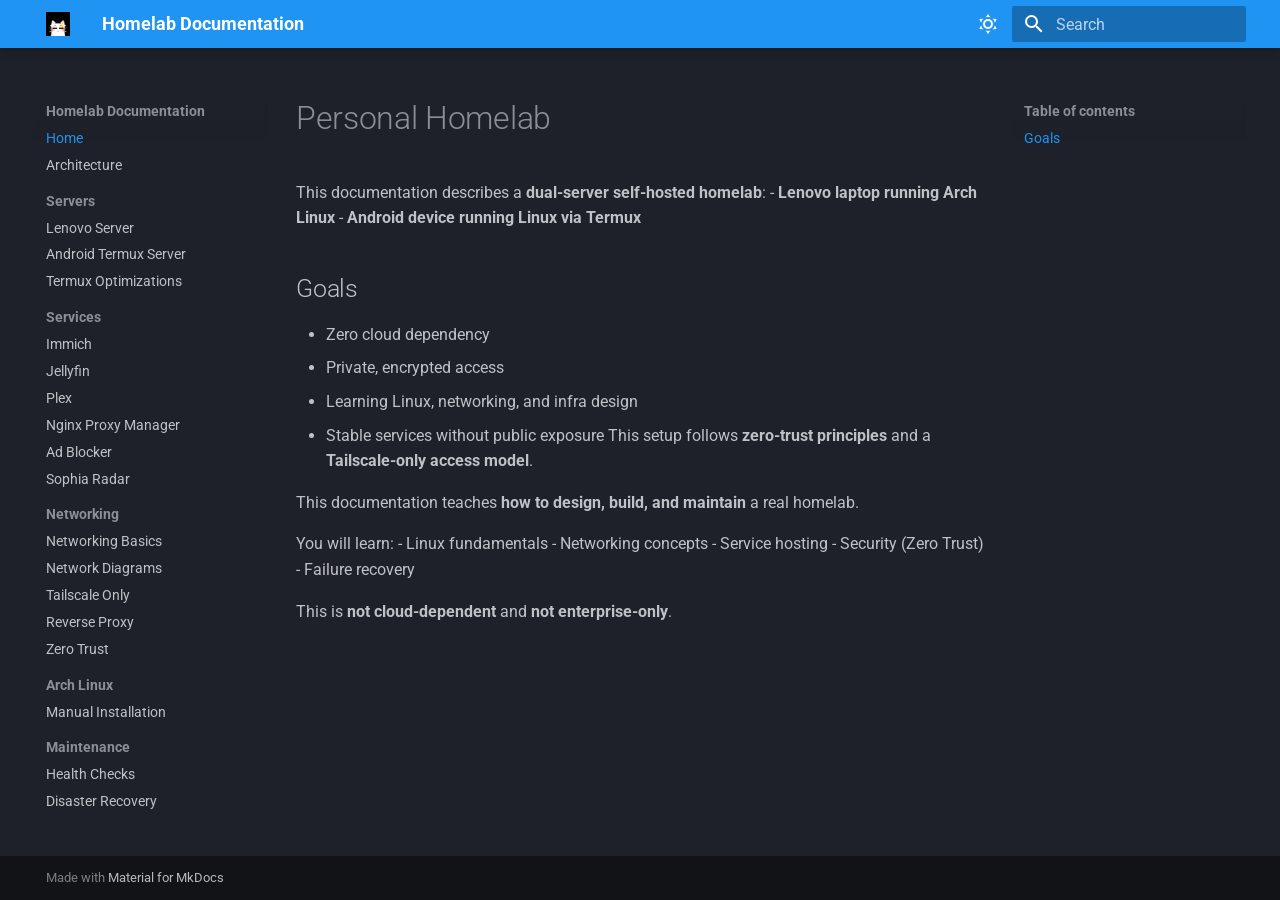
<file: index.html>
<!doctype html>
<html lang="en" class="no-js">
  <head>
    
      <meta charset="utf-8">
      <meta name="viewport" content="width=device-width,initial-scale=1">
      
        <meta name="description" content="Learn self-hosting with Arch Linux, Android Termux, Tailscale, and Zero Trust">
      
      
        <meta name="author" content="terrich">
      
      
      
      
        <link rel="next" href="architecture/">
      
      
        
      
      
      <link rel="icon" href="assets/logo.png">
      <meta name="generator" content="mkdocs-1.6.1, mkdocs-material-9.7.1">
    
    
      
        <title>Homelab Documentation</title>
      
    
    
      <link rel="stylesheet" href="assets/stylesheets/main.484c7ddc.min.css">
      
        
        <link rel="stylesheet" href="assets/stylesheets/palette.ab4e12ef.min.css">
      
      


    
    
      
    
    
      
        
        
        <link rel="preconnect" href="https://fonts.gstatic.com" crossorigin>
        <link rel="stylesheet" href="https://fonts.googleapis.com/css?family=Roboto:300,300i,400,400i,700,700i%7CRoboto+Mono:400,400i,700,700i&display=fallback">
        <style>:root{--md-text-font:"Roboto";--md-code-font:"Roboto Mono"}</style>
      
    
    
    <script>__md_scope=new URL(".",location),__md_hash=e=>[...e].reduce(((e,_)=>(e<<5)-e+_.charCodeAt(0)),0),__md_get=(e,_=localStorage,t=__md_scope)=>JSON.parse(_.getItem(t.pathname+"."+e)),__md_set=(e,_,t=localStorage,a=__md_scope)=>{try{t.setItem(a.pathname+"."+e,JSON.stringify(_))}catch(e){}}</script>
    
      

    
    
  </head>
  
  
    
    
      
    
    
    
    
    <body dir="ltr" data-md-color-scheme="slate" data-md-color-primary="blue" data-md-color-accent="cyan">
  
    
    <input class="md-toggle" data-md-toggle="drawer" type="checkbox" id="__drawer" autocomplete="off">
    <input class="md-toggle" data-md-toggle="search" type="checkbox" id="__search" autocomplete="off">
    <label class="md-overlay" for="__drawer"></label>
    <div data-md-component="skip">
      
        
        <a href="#personal-homelab" class="md-skip">
          Skip to content
        </a>
      
    </div>
    <div data-md-component="announce">
      
    </div>
    
    
      

  

<header class="md-header md-header--shadow" data-md-component="header">
  <nav class="md-header__inner md-grid" aria-label="Header">
    <a href="." title="Homelab Documentation" class="md-header__button md-logo" aria-label="Homelab Documentation" data-md-component="logo">
      
  <img src="assets/logo.png" alt="logo">

    </a>
    <label class="md-header__button md-icon" for="__drawer">
      
      <svg xmlns="http://www.w3.org/2000/svg" viewBox="0 0 24 24"><path d="M3 6h18v2H3zm0 5h18v2H3zm0 5h18v2H3z"/></svg>
    </label>
    <div class="md-header__title" data-md-component="header-title">
      <div class="md-header__ellipsis">
        <div class="md-header__topic">
          <span class="md-ellipsis">
            Homelab Documentation
          </span>
        </div>
        <div class="md-header__topic" data-md-component="header-topic">
          <span class="md-ellipsis">
            
              Home
            
          </span>
        </div>
      </div>
    </div>
    
      
        <form class="md-header__option" data-md-component="palette">
  
    
    
    
    <input class="md-option" data-md-color-media="" data-md-color-scheme="slate" data-md-color-primary="blue" data-md-color-accent="cyan"  aria-label="Switch to light mode"  type="radio" name="__palette" id="__palette_0">
    
      <label class="md-header__button md-icon" title="Switch to light mode" for="__palette_1" hidden>
        <svg xmlns="http://www.w3.org/2000/svg" viewBox="0 0 24 24"><path d="M12 7a5 5 0 0 1 5 5 5 5 0 0 1-5 5 5 5 0 0 1-5-5 5 5 0 0 1 5-5m0 2a3 3 0 0 0-3 3 3 3 0 0 0 3 3 3 3 0 0 0 3-3 3 3 0 0 0-3-3m0-7 2.39 3.42C13.65 5.15 12.84 5 12 5s-1.65.15-2.39.42zM3.34 7l4.16-.35A7.2 7.2 0 0 0 5.94 8.5c-.44.74-.69 1.5-.83 2.29zm.02 10 1.76-3.77a7.131 7.131 0 0 0 2.38 4.14zM20.65 7l-1.77 3.79a7.02 7.02 0 0 0-2.38-4.15zm-.01 10-4.14.36c.59-.51 1.12-1.14 1.54-1.86.42-.73.69-1.5.83-2.29zM12 22l-2.41-3.44c.74.27 1.55.44 2.41.44.82 0 1.63-.17 2.37-.44z"/></svg>
      </label>
    
  
    
    
    
    <input class="md-option" data-md-color-media="" data-md-color-scheme="default" data-md-color-primary="blue" data-md-color-accent="cyan"  aria-label="Switch to dark mode"  type="radio" name="__palette" id="__palette_1">
    
      <label class="md-header__button md-icon" title="Switch to dark mode" for="__palette_0" hidden>
        <svg xmlns="http://www.w3.org/2000/svg" viewBox="0 0 24 24"><path d="m17.75 4.09-2.53 1.94.91 3.06-2.63-1.81-2.63 1.81.91-3.06-2.53-1.94L12.44 4l1.06-3 1.06 3zm3.5 6.91-1.64 1.25.59 1.98-1.7-1.17-1.7 1.17.59-1.98L15.75 11l2.06-.05L18.5 9l.69 1.95zm-2.28 4.95c.83-.08 1.72 1.1 1.19 1.85-.32.45-.66.87-1.08 1.27C15.17 23 8.84 23 4.94 19.07c-3.91-3.9-3.91-10.24 0-14.14.4-.4.82-.76 1.27-1.08.75-.53 1.93.36 1.85 1.19-.27 2.86.69 5.83 2.89 8.02a9.96 9.96 0 0 0 8.02 2.89m-1.64 2.02a12.08 12.08 0 0 1-7.8-3.47c-2.17-2.19-3.33-5-3.49-7.82-2.81 3.14-2.7 7.96.31 10.98 3.02 3.01 7.84 3.12 10.98.31"/></svg>
      </label>
    
  
</form>
      
    
    
      <script>var palette=__md_get("__palette");if(palette&&palette.color){if("(prefers-color-scheme)"===palette.color.media){var media=matchMedia("(prefers-color-scheme: light)"),input=document.querySelector(media.matches?"[data-md-color-media='(prefers-color-scheme: light)']":"[data-md-color-media='(prefers-color-scheme: dark)']");palette.color.media=input.getAttribute("data-md-color-media"),palette.color.scheme=input.getAttribute("data-md-color-scheme"),palette.color.primary=input.getAttribute("data-md-color-primary"),palette.color.accent=input.getAttribute("data-md-color-accent")}for(var[key,value]of Object.entries(palette.color))document.body.setAttribute("data-md-color-"+key,value)}</script>
    
    
    
      
      
        <label class="md-header__button md-icon" for="__search">
          
          <svg xmlns="http://www.w3.org/2000/svg" viewBox="0 0 24 24"><path d="M9.5 3A6.5 6.5 0 0 1 16 9.5c0 1.61-.59 3.09-1.56 4.23l.27.27h.79l5 5-1.5 1.5-5-5v-.79l-.27-.27A6.52 6.52 0 0 1 9.5 16 6.5 6.5 0 0 1 3 9.5 6.5 6.5 0 0 1 9.5 3m0 2C7 5 5 7 5 9.5S7 14 9.5 14 14 12 14 9.5 12 5 9.5 5"/></svg>
        </label>
        <div class="md-search" data-md-component="search" role="dialog">
  <label class="md-search__overlay" for="__search"></label>
  <div class="md-search__inner" role="search">
    <form class="md-search__form" name="search">
      <input type="text" class="md-search__input" name="query" aria-label="Search" placeholder="Search" autocapitalize="off" autocorrect="off" autocomplete="off" spellcheck="false" data-md-component="search-query" required>
      <label class="md-search__icon md-icon" for="__search">
        
        <svg xmlns="http://www.w3.org/2000/svg" viewBox="0 0 24 24"><path d="M9.5 3A6.5 6.5 0 0 1 16 9.5c0 1.61-.59 3.09-1.56 4.23l.27.27h.79l5 5-1.5 1.5-5-5v-.79l-.27-.27A6.52 6.52 0 0 1 9.5 16 6.5 6.5 0 0 1 3 9.5 6.5 6.5 0 0 1 9.5 3m0 2C7 5 5 7 5 9.5S7 14 9.5 14 14 12 14 9.5 12 5 9.5 5"/></svg>
        
        <svg xmlns="http://www.w3.org/2000/svg" viewBox="0 0 24 24"><path d="M20 11v2H8l5.5 5.5-1.42 1.42L4.16 12l7.92-7.92L13.5 5.5 8 11z"/></svg>
      </label>
      <nav class="md-search__options" aria-label="Search">
        
        <button type="reset" class="md-search__icon md-icon" title="Clear" aria-label="Clear" tabindex="-1">
          
          <svg xmlns="http://www.w3.org/2000/svg" viewBox="0 0 24 24"><path d="M19 6.41 17.59 5 12 10.59 6.41 5 5 6.41 10.59 12 5 17.59 6.41 19 12 13.41 17.59 19 19 17.59 13.41 12z"/></svg>
        </button>
      </nav>
      
        <div class="md-search__suggest" data-md-component="search-suggest"></div>
      
    </form>
    <div class="md-search__output">
      <div class="md-search__scrollwrap" tabindex="0" data-md-scrollfix>
        <div class="md-search-result" data-md-component="search-result">
          <div class="md-search-result__meta">
            Initializing search
          </div>
          <ol class="md-search-result__list" role="presentation"></ol>
        </div>
      </div>
    </div>
  </div>
</div>
      
    
    
  </nav>
  
</header>
    
    <div class="md-container" data-md-component="container">
      
      
        
          
        
      
      <main class="md-main" data-md-component="main">
        <div class="md-main__inner md-grid">
          
            
              
              <div class="md-sidebar md-sidebar--primary" data-md-component="sidebar" data-md-type="navigation" >
                <div class="md-sidebar__scrollwrap">
                  <div class="md-sidebar__inner">
                    



<nav class="md-nav md-nav--primary" aria-label="Navigation" data-md-level="0">
  <label class="md-nav__title" for="__drawer">
    <a href="." title="Homelab Documentation" class="md-nav__button md-logo" aria-label="Homelab Documentation" data-md-component="logo">
      
  <img src="assets/logo.png" alt="logo">

    </a>
    Homelab Documentation
  </label>
  
  <ul class="md-nav__list" data-md-scrollfix>
    
      
      
  
  
    
  
  
  
    <li class="md-nav__item md-nav__item--active">
      
      <input class="md-nav__toggle md-toggle" type="checkbox" id="__toc">
      
      
        
      
      
        <label class="md-nav__link md-nav__link--active" for="__toc">
          
  
  
  <span class="md-ellipsis">
    
  
    Home
  

    
  </span>
  
  

          <span class="md-nav__icon md-icon"></span>
        </label>
      
      <a href="." class="md-nav__link md-nav__link--active">
        
  
  
  <span class="md-ellipsis">
    
  
    Home
  

    
  </span>
  
  

      </a>
      
        

<nav class="md-nav md-nav--secondary" aria-label="Table of contents">
  
  
  
    
  
  
    <label class="md-nav__title" for="__toc">
      <span class="md-nav__icon md-icon"></span>
      Table of contents
    </label>
    <ul class="md-nav__list" data-md-component="toc" data-md-scrollfix>
      
        <li class="md-nav__item">
  <a href="#goals" class="md-nav__link">
    <span class="md-ellipsis">
      
        Goals
      
    </span>
  </a>
  
</li>
      
    </ul>
  
</nav>
      
    </li>
  

    
      
      
  
  
  
  
    <li class="md-nav__item">
      <a href="architecture/" class="md-nav__link">
        
  
  
  <span class="md-ellipsis">
    
  
    Architecture
  

    
  </span>
  
  

      </a>
    </li>
  

    
      
      
  
  
  
  
    
    
    
    
      
        
        
      
    
    
    <li class="md-nav__item md-nav__item--section md-nav__item--nested">
      
        
        
        <input class="md-nav__toggle md-toggle " type="checkbox" id="__nav_3" >
        
          
          <label class="md-nav__link" for="__nav_3" id="__nav_3_label" tabindex="">
            
  
  
  <span class="md-ellipsis">
    
  
    Servers
  

    
  </span>
  
  

            <span class="md-nav__icon md-icon"></span>
          </label>
        
        <nav class="md-nav" data-md-level="1" aria-labelledby="__nav_3_label" aria-expanded="false">
          <label class="md-nav__title" for="__nav_3">
            <span class="md-nav__icon md-icon"></span>
            
  
    Servers
  

          </label>
          <ul class="md-nav__list" data-md-scrollfix>
            
              
                
  
  
  
  
    <li class="md-nav__item">
      <a href="servers/lenovo/" class="md-nav__link">
        
  
  
  <span class="md-ellipsis">
    
  
    Lenovo Server
  

    
  </span>
  
  

      </a>
    </li>
  

              
            
              
                
  
  
  
  
    <li class="md-nav__item">
      <a href="servers/android-termux/" class="md-nav__link">
        
  
  
  <span class="md-ellipsis">
    
  
    Android Termux Server
  

    
  </span>
  
  

      </a>
    </li>
  

              
            
              
                
  
  
  
  
    <li class="md-nav__item">
      <a href="servers/termux-optimizations/" class="md-nav__link">
        
  
  
  <span class="md-ellipsis">
    
  
    Termux Optimizations
  

    
  </span>
  
  

      </a>
    </li>
  

              
            
          </ul>
        </nav>
      
    </li>
  

    
      
      
  
  
  
  
    
    
    
    
      
        
        
      
    
    
    <li class="md-nav__item md-nav__item--section md-nav__item--nested">
      
        
        
        <input class="md-nav__toggle md-toggle " type="checkbox" id="__nav_4" >
        
          
          <label class="md-nav__link" for="__nav_4" id="__nav_4_label" tabindex="">
            
  
  
  <span class="md-ellipsis">
    
  
    Services
  

    
  </span>
  
  

            <span class="md-nav__icon md-icon"></span>
          </label>
        
        <nav class="md-nav" data-md-level="1" aria-labelledby="__nav_4_label" aria-expanded="false">
          <label class="md-nav__title" for="__nav_4">
            <span class="md-nav__icon md-icon"></span>
            
  
    Services
  

          </label>
          <ul class="md-nav__list" data-md-scrollfix>
            
              
                
  
  
  
  
    <li class="md-nav__item">
      <a href="services/immich.md" class="md-nav__link">
        
  
  
  <span class="md-ellipsis">
    
  
    Immich
  

    
  </span>
  
  

      </a>
    </li>
  

              
            
              
                
  
  
  
  
    <li class="md-nav__item">
      <a href="services/jellyfin.md" class="md-nav__link">
        
  
  
  <span class="md-ellipsis">
    
  
    Jellyfin
  

    
  </span>
  
  

      </a>
    </li>
  

              
            
              
                
  
  
  
  
    <li class="md-nav__item">
      <a href="services/plex.md" class="md-nav__link">
        
  
  
  <span class="md-ellipsis">
    
  
    Plex
  

    
  </span>
  
  

      </a>
    </li>
  

              
            
              
                
  
  
  
  
    <li class="md-nav__item">
      <a href="services/nginx-proxy-manager.md" class="md-nav__link">
        
  
  
  <span class="md-ellipsis">
    
  
    Nginx Proxy Manager
  

    
  </span>
  
  

      </a>
    </li>
  

              
            
              
                
  
  
  
  
    <li class="md-nav__item">
      <a href="services/adblocker.md" class="md-nav__link">
        
  
  
  <span class="md-ellipsis">
    
  
    Ad Blocker
  

    
  </span>
  
  

      </a>
    </li>
  

              
            
              
                
  
  
  
  
    <li class="md-nav__item">
      <a href="services/sophia-radar.md" class="md-nav__link">
        
  
  
  <span class="md-ellipsis">
    
  
    Sophia Radar
  

    
  </span>
  
  

      </a>
    </li>
  

              
            
          </ul>
        </nav>
      
    </li>
  

    
      
      
  
  
  
  
    
    
    
    
      
        
        
      
    
    
    <li class="md-nav__item md-nav__item--section md-nav__item--nested">
      
        
        
        <input class="md-nav__toggle md-toggle " type="checkbox" id="__nav_5" >
        
          
          <label class="md-nav__link" for="__nav_5" id="__nav_5_label" tabindex="">
            
  
  
  <span class="md-ellipsis">
    
  
    Networking
  

    
  </span>
  
  

            <span class="md-nav__icon md-icon"></span>
          </label>
        
        <nav class="md-nav" data-md-level="1" aria-labelledby="__nav_5_label" aria-expanded="false">
          <label class="md-nav__title" for="__nav_5">
            <span class="md-nav__icon md-icon"></span>
            
  
    Networking
  

          </label>
          <ul class="md-nav__list" data-md-scrollfix>
            
              
                
  
  
  
  
    <li class="md-nav__item">
      <a href="networking/basics/" class="md-nav__link">
        
  
  
  <span class="md-ellipsis">
    
  
    Networking Basics
  

    
  </span>
  
  

      </a>
    </li>
  

              
            
              
                
  
  
  
  
    <li class="md-nav__item">
      <a href="networking/diagrams/" class="md-nav__link">
        
  
  
  <span class="md-ellipsis">
    
  
    Network Diagrams
  

    
  </span>
  
  

      </a>
    </li>
  

              
            
              
                
  
  
  
  
    <li class="md-nav__item">
      <a href="networking/tailscale-only/" class="md-nav__link">
        
  
  
  <span class="md-ellipsis">
    
  
    Tailscale Only
  

    
  </span>
  
  

      </a>
    </li>
  

              
            
              
                
  
  
  
  
    <li class="md-nav__item">
      <a href="networking/reverse-proxy/" class="md-nav__link">
        
  
  
  <span class="md-ellipsis">
    
  
    Reverse Proxy
  

    
  </span>
  
  

      </a>
    </li>
  

              
            
              
                
  
  
  
  
    <li class="md-nav__item">
      <a href="networking/zero-trust/" class="md-nav__link">
        
  
  
  <span class="md-ellipsis">
    
  
    Zero Trust
  

    
  </span>
  
  

      </a>
    </li>
  

              
            
          </ul>
        </nav>
      
    </li>
  

    
      
      
  
  
  
  
    
    
    
    
      
        
        
      
    
    
    <li class="md-nav__item md-nav__item--section md-nav__item--nested">
      
        
        
        <input class="md-nav__toggle md-toggle " type="checkbox" id="__nav_6" >
        
          
          <label class="md-nav__link" for="__nav_6" id="__nav_6_label" tabindex="">
            
  
  
  <span class="md-ellipsis">
    
  
    Arch Linux
  

    
  </span>
  
  

            <span class="md-nav__icon md-icon"></span>
          </label>
        
        <nav class="md-nav" data-md-level="1" aria-labelledby="__nav_6_label" aria-expanded="false">
          <label class="md-nav__title" for="__nav_6">
            <span class="md-nav__icon md-icon"></span>
            
  
    Arch Linux
  

          </label>
          <ul class="md-nav__list" data-md-scrollfix>
            
              
                
  
  
  
  
    <li class="md-nav__item">
      <a href="arch-linux/manual-install/" class="md-nav__link">
        
  
  
  <span class="md-ellipsis">
    
  
    Manual Installation
  

    
  </span>
  
  

      </a>
    </li>
  

              
            
          </ul>
        </nav>
      
    </li>
  

    
      
      
  
  
  
  
    
    
    
    
      
        
        
      
    
    
    <li class="md-nav__item md-nav__item--section md-nav__item--nested">
      
        
        
        <input class="md-nav__toggle md-toggle " type="checkbox" id="__nav_7" >
        
          
          <label class="md-nav__link" for="__nav_7" id="__nav_7_label" tabindex="">
            
  
  
  <span class="md-ellipsis">
    
  
    Maintenance
  

    
  </span>
  
  

            <span class="md-nav__icon md-icon"></span>
          </label>
        
        <nav class="md-nav" data-md-level="1" aria-labelledby="__nav_7_label" aria-expanded="false">
          <label class="md-nav__title" for="__nav_7">
            <span class="md-nav__icon md-icon"></span>
            
  
    Maintenance
  

          </label>
          <ul class="md-nav__list" data-md-scrollfix>
            
              
                
  
  
  
  
    <li class="md-nav__item">
      <a href="maintenance/health-checks/" class="md-nav__link">
        
  
  
  <span class="md-ellipsis">
    
  
    Health Checks
  

    
  </span>
  
  

      </a>
    </li>
  

              
            
              
                
  
  
  
  
    <li class="md-nav__item">
      <a href="maintenance/disaster-recovery/" class="md-nav__link">
        
  
  
  <span class="md-ellipsis">
    
  
    Disaster Recovery
  

    
  </span>
  
  

      </a>
    </li>
  

              
            
          </ul>
        </nav>
      
    </li>
  

    
  </ul>
</nav>
                  </div>
                </div>
              </div>
            
            
              
              <div class="md-sidebar md-sidebar--secondary" data-md-component="sidebar" data-md-type="toc" >
                <div class="md-sidebar__scrollwrap">
                  <div class="md-sidebar__inner">
                    

<nav class="md-nav md-nav--secondary" aria-label="Table of contents">
  
  
  
    
  
  
    <label class="md-nav__title" for="__toc">
      <span class="md-nav__icon md-icon"></span>
      Table of contents
    </label>
    <ul class="md-nav__list" data-md-component="toc" data-md-scrollfix>
      
        <li class="md-nav__item">
  <a href="#goals" class="md-nav__link">
    <span class="md-ellipsis">
      
        Goals
      
    </span>
  </a>
  
</li>
      
    </ul>
  
</nav>
                  </div>
                </div>
              </div>
            
          
          
            <div class="md-content" data-md-component="content">
              
              <article class="md-content__inner md-typeset">
                
                  



<h1 id="personal-homelab">Personal Homelab</h1>
<p>This documentation describes a <strong>dual-server self-hosted homelab</strong>:
- <strong>Lenovo laptop running Arch Linux</strong>
- <strong>Android device running Linux via Termux</strong></p>
<h2 id="goals">Goals</h2>
<ul>
<li>Zero cloud dependency</li>
<li>Private, encrypted access</li>
<li>Learning Linux, networking, and infra design</li>
<li>Stable services without public exposure
This setup follows <strong>zero-trust principles</strong> and a <strong>Tailscale-only access model</strong>.</li>
</ul>
<p>This documentation teaches <strong>how to design, build, and maintain</strong> a real homelab.</p>
<p>You will learn:
- Linux fundamentals
- Networking concepts
- Service hosting
- Security (Zero Trust)
- Failure recovery</p>
<p>This is <strong>not cloud-dependent</strong> and <strong>not enterprise-only</strong>.</p>












                
              </article>
            </div>
          
          
<script>var target=document.getElementById(location.hash.slice(1));target&&target.name&&(target.checked=target.name.startsWith("__tabbed_"))</script>
        </div>
        
          <button type="button" class="md-top md-icon" data-md-component="top" hidden>
  
  <svg xmlns="http://www.w3.org/2000/svg" viewBox="0 0 24 24"><path d="M13 20h-2V8l-5.5 5.5-1.42-1.42L12 4.16l7.92 7.92-1.42 1.42L13 8z"/></svg>
  Back to top
</button>
        
      </main>
      
        <footer class="md-footer">
  
  <div class="md-footer-meta md-typeset">
    <div class="md-footer-meta__inner md-grid">
      <div class="md-copyright">
  
  
    Made with
    <a href="https://squidfunk.github.io/mkdocs-material/" target="_blank" rel="noopener">
      Material for MkDocs
    </a>
  
</div>
      
    </div>
  </div>
</footer>
      
    </div>
    <div class="md-dialog" data-md-component="dialog">
      <div class="md-dialog__inner md-typeset"></div>
    </div>
    
    
    
      
      
      <script id="__config" type="application/json">{"annotate": null, "base": ".", "features": ["navigation.top", "navigation.sections", "content.code.copy", "search.highlight", "search.suggest"], "search": "assets/javascripts/workers/search.2c215733.min.js", "tags": null, "translations": {"clipboard.copied": "Copied to clipboard", "clipboard.copy": "Copy to clipboard", "search.result.more.one": "1 more on this page", "search.result.more.other": "# more on this page", "search.result.none": "No matching documents", "search.result.one": "1 matching document", "search.result.other": "# matching documents", "search.result.placeholder": "Type to start searching", "search.result.term.missing": "Missing", "select.version": "Select version"}, "version": null}</script>
    
    
      <script src="assets/javascripts/bundle.79ae519e.min.js"></script>
      
    
  </body>
</html>
</file>
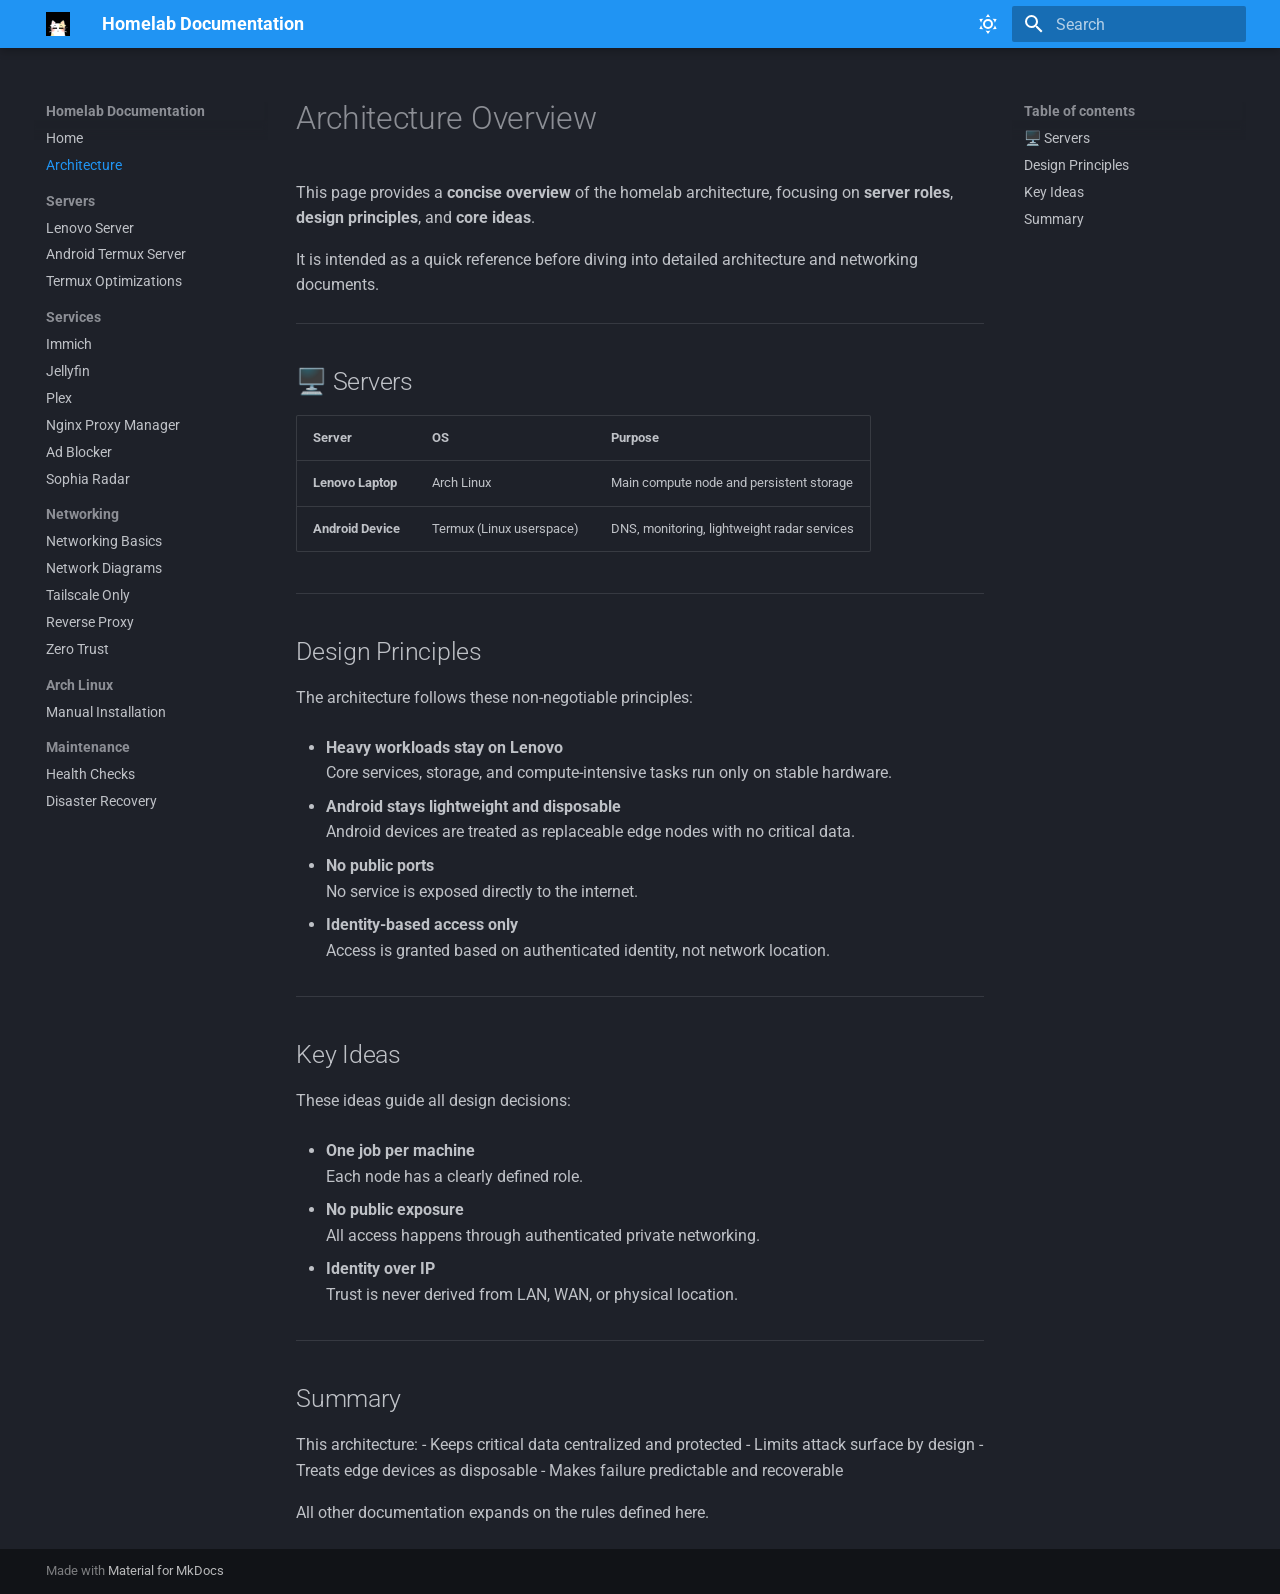
<file: architecture/index.html>
<!doctype html>
<html lang="en" class="no-js">
  <head>
    
      <meta charset="utf-8">
      <meta name="viewport" content="width=device-width,initial-scale=1">
      
        <meta name="description" content="Learn self-hosting with Arch Linux, Android Termux, Tailscale, and Zero Trust">
      
      
        <meta name="author" content="terrich">
      
      
      
        <link rel="prev" href="..">
      
      
        <link rel="next" href="../servers/lenovo/">
      
      
        
      
      
      <link rel="icon" href="../assets/logo.png">
      <meta name="generator" content="mkdocs-1.6.1, mkdocs-material-9.7.1">
    
    
      
        <title>Architecture - Homelab Documentation</title>
      
    
    
      <link rel="stylesheet" href="../assets/stylesheets/main.484c7ddc.min.css">
      
        
        <link rel="stylesheet" href="../assets/stylesheets/palette.ab4e12ef.min.css">
      
      


    
    
      
    
    
      
        
        
        <link rel="preconnect" href="https://fonts.gstatic.com" crossorigin>
        <link rel="stylesheet" href="https://fonts.googleapis.com/css?family=Roboto:300,300i,400,400i,700,700i%7CRoboto+Mono:400,400i,700,700i&display=fallback">
        <style>:root{--md-text-font:"Roboto";--md-code-font:"Roboto Mono"}</style>
      
    
    
    <script>__md_scope=new URL("..",location),__md_hash=e=>[...e].reduce(((e,_)=>(e<<5)-e+_.charCodeAt(0)),0),__md_get=(e,_=localStorage,t=__md_scope)=>JSON.parse(_.getItem(t.pathname+"."+e)),__md_set=(e,_,t=localStorage,a=__md_scope)=>{try{t.setItem(a.pathname+"."+e,JSON.stringify(_))}catch(e){}}</script>
    
      

    
    
  </head>
  
  
    
    
      
    
    
    
    
    <body dir="ltr" data-md-color-scheme="slate" data-md-color-primary="blue" data-md-color-accent="cyan">
  
    
    <input class="md-toggle" data-md-toggle="drawer" type="checkbox" id="__drawer" autocomplete="off">
    <input class="md-toggle" data-md-toggle="search" type="checkbox" id="__search" autocomplete="off">
    <label class="md-overlay" for="__drawer"></label>
    <div data-md-component="skip">
      
        
        <a href="#architecture-overview" class="md-skip">
          Skip to content
        </a>
      
    </div>
    <div data-md-component="announce">
      
    </div>
    
    
      

  

<header class="md-header md-header--shadow" data-md-component="header">
  <nav class="md-header__inner md-grid" aria-label="Header">
    <a href=".." title="Homelab Documentation" class="md-header__button md-logo" aria-label="Homelab Documentation" data-md-component="logo">
      
  <img src="../assets/logo.png" alt="logo">

    </a>
    <label class="md-header__button md-icon" for="__drawer">
      
      <svg xmlns="http://www.w3.org/2000/svg" viewBox="0 0 24 24"><path d="M3 6h18v2H3zm0 5h18v2H3zm0 5h18v2H3z"/></svg>
    </label>
    <div class="md-header__title" data-md-component="header-title">
      <div class="md-header__ellipsis">
        <div class="md-header__topic">
          <span class="md-ellipsis">
            Homelab Documentation
          </span>
        </div>
        <div class="md-header__topic" data-md-component="header-topic">
          <span class="md-ellipsis">
            
              Architecture
            
          </span>
        </div>
      </div>
    </div>
    
      
        <form class="md-header__option" data-md-component="palette">
  
    
    
    
    <input class="md-option" data-md-color-media="" data-md-color-scheme="slate" data-md-color-primary="blue" data-md-color-accent="cyan"  aria-label="Switch to light mode"  type="radio" name="__palette" id="__palette_0">
    
      <label class="md-header__button md-icon" title="Switch to light mode" for="__palette_1" hidden>
        <svg xmlns="http://www.w3.org/2000/svg" viewBox="0 0 24 24"><path d="M12 7a5 5 0 0 1 5 5 5 5 0 0 1-5 5 5 5 0 0 1-5-5 5 5 0 0 1 5-5m0 2a3 3 0 0 0-3 3 3 3 0 0 0 3 3 3 3 0 0 0 3-3 3 3 0 0 0-3-3m0-7 2.39 3.42C13.65 5.15 12.84 5 12 5s-1.65.15-2.39.42zM3.34 7l4.16-.35A7.2 7.2 0 0 0 5.94 8.5c-.44.74-.69 1.5-.83 2.29zm.02 10 1.76-3.77a7.131 7.131 0 0 0 2.38 4.14zM20.65 7l-1.77 3.79a7.02 7.02 0 0 0-2.38-4.15zm-.01 10-4.14.36c.59-.51 1.12-1.14 1.54-1.86.42-.73.69-1.5.83-2.29zM12 22l-2.41-3.44c.74.27 1.55.44 2.41.44.82 0 1.63-.17 2.37-.44z"/></svg>
      </label>
    
  
    
    
    
    <input class="md-option" data-md-color-media="" data-md-color-scheme="default" data-md-color-primary="blue" data-md-color-accent="cyan"  aria-label="Switch to dark mode"  type="radio" name="__palette" id="__palette_1">
    
      <label class="md-header__button md-icon" title="Switch to dark mode" for="__palette_0" hidden>
        <svg xmlns="http://www.w3.org/2000/svg" viewBox="0 0 24 24"><path d="m17.75 4.09-2.53 1.94.91 3.06-2.63-1.81-2.63 1.81.91-3.06-2.53-1.94L12.44 4l1.06-3 1.06 3zm3.5 6.91-1.64 1.25.59 1.98-1.7-1.17-1.7 1.17.59-1.98L15.75 11l2.06-.05L18.5 9l.69 1.95zm-2.28 4.95c.83-.08 1.72 1.1 1.19 1.85-.32.45-.66.87-1.08 1.27C15.17 23 8.84 23 4.94 19.07c-3.91-3.9-3.91-10.24 0-14.14.4-.4.82-.76 1.27-1.08.75-.53 1.93.36 1.85 1.19-.27 2.86.69 5.83 2.89 8.02a9.96 9.96 0 0 0 8.02 2.89m-1.64 2.02a12.08 12.08 0 0 1-7.8-3.47c-2.17-2.19-3.33-5-3.49-7.82-2.81 3.14-2.7 7.96.31 10.98 3.02 3.01 7.84 3.12 10.98.31"/></svg>
      </label>
    
  
</form>
      
    
    
      <script>var palette=__md_get("__palette");if(palette&&palette.color){if("(prefers-color-scheme)"===palette.color.media){var media=matchMedia("(prefers-color-scheme: light)"),input=document.querySelector(media.matches?"[data-md-color-media='(prefers-color-scheme: light)']":"[data-md-color-media='(prefers-color-scheme: dark)']");palette.color.media=input.getAttribute("data-md-color-media"),palette.color.scheme=input.getAttribute("data-md-color-scheme"),palette.color.primary=input.getAttribute("data-md-color-primary"),palette.color.accent=input.getAttribute("data-md-color-accent")}for(var[key,value]of Object.entries(palette.color))document.body.setAttribute("data-md-color-"+key,value)}</script>
    
    
    
      
      
        <label class="md-header__button md-icon" for="__search">
          
          <svg xmlns="http://www.w3.org/2000/svg" viewBox="0 0 24 24"><path d="M9.5 3A6.5 6.5 0 0 1 16 9.5c0 1.61-.59 3.09-1.56 4.23l.27.27h.79l5 5-1.5 1.5-5-5v-.79l-.27-.27A6.52 6.52 0 0 1 9.5 16 6.5 6.5 0 0 1 3 9.5 6.5 6.5 0 0 1 9.5 3m0 2C7 5 5 7 5 9.5S7 14 9.5 14 14 12 14 9.5 12 5 9.5 5"/></svg>
        </label>
        <div class="md-search" data-md-component="search" role="dialog">
  <label class="md-search__overlay" for="__search"></label>
  <div class="md-search__inner" role="search">
    <form class="md-search__form" name="search">
      <input type="text" class="md-search__input" name="query" aria-label="Search" placeholder="Search" autocapitalize="off" autocorrect="off" autocomplete="off" spellcheck="false" data-md-component="search-query" required>
      <label class="md-search__icon md-icon" for="__search">
        
        <svg xmlns="http://www.w3.org/2000/svg" viewBox="0 0 24 24"><path d="M9.5 3A6.5 6.5 0 0 1 16 9.5c0 1.61-.59 3.09-1.56 4.23l.27.27h.79l5 5-1.5 1.5-5-5v-.79l-.27-.27A6.52 6.52 0 0 1 9.5 16 6.5 6.5 0 0 1 3 9.5 6.5 6.5 0 0 1 9.5 3m0 2C7 5 5 7 5 9.5S7 14 9.5 14 14 12 14 9.5 12 5 9.5 5"/></svg>
        
        <svg xmlns="http://www.w3.org/2000/svg" viewBox="0 0 24 24"><path d="M20 11v2H8l5.5 5.5-1.42 1.42L4.16 12l7.92-7.92L13.5 5.5 8 11z"/></svg>
      </label>
      <nav class="md-search__options" aria-label="Search">
        
        <button type="reset" class="md-search__icon md-icon" title="Clear" aria-label="Clear" tabindex="-1">
          
          <svg xmlns="http://www.w3.org/2000/svg" viewBox="0 0 24 24"><path d="M19 6.41 17.59 5 12 10.59 6.41 5 5 6.41 10.59 12 5 17.59 6.41 19 12 13.41 17.59 19 19 17.59 13.41 12z"/></svg>
        </button>
      </nav>
      
        <div class="md-search__suggest" data-md-component="search-suggest"></div>
      
    </form>
    <div class="md-search__output">
      <div class="md-search__scrollwrap" tabindex="0" data-md-scrollfix>
        <div class="md-search-result" data-md-component="search-result">
          <div class="md-search-result__meta">
            Initializing search
          </div>
          <ol class="md-search-result__list" role="presentation"></ol>
        </div>
      </div>
    </div>
  </div>
</div>
      
    
    
  </nav>
  
</header>
    
    <div class="md-container" data-md-component="container">
      
      
        
          
        
      
      <main class="md-main" data-md-component="main">
        <div class="md-main__inner md-grid">
          
            
              
              <div class="md-sidebar md-sidebar--primary" data-md-component="sidebar" data-md-type="navigation" >
                <div class="md-sidebar__scrollwrap">
                  <div class="md-sidebar__inner">
                    



<nav class="md-nav md-nav--primary" aria-label="Navigation" data-md-level="0">
  <label class="md-nav__title" for="__drawer">
    <a href=".." title="Homelab Documentation" class="md-nav__button md-logo" aria-label="Homelab Documentation" data-md-component="logo">
      
  <img src="../assets/logo.png" alt="logo">

    </a>
    Homelab Documentation
  </label>
  
  <ul class="md-nav__list" data-md-scrollfix>
    
      
      
  
  
  
  
    <li class="md-nav__item">
      <a href=".." class="md-nav__link">
        
  
  
  <span class="md-ellipsis">
    
  
    Home
  

    
  </span>
  
  

      </a>
    </li>
  

    
      
      
  
  
    
  
  
  
    <li class="md-nav__item md-nav__item--active">
      
      <input class="md-nav__toggle md-toggle" type="checkbox" id="__toc">
      
      
        
      
      
        <label class="md-nav__link md-nav__link--active" for="__toc">
          
  
  
  <span class="md-ellipsis">
    
  
    Architecture
  

    
  </span>
  
  

          <span class="md-nav__icon md-icon"></span>
        </label>
      
      <a href="./" class="md-nav__link md-nav__link--active">
        
  
  
  <span class="md-ellipsis">
    
  
    Architecture
  

    
  </span>
  
  

      </a>
      
        

<nav class="md-nav md-nav--secondary" aria-label="Table of contents">
  
  
  
    
  
  
    <label class="md-nav__title" for="__toc">
      <span class="md-nav__icon md-icon"></span>
      Table of contents
    </label>
    <ul class="md-nav__list" data-md-component="toc" data-md-scrollfix>
      
        <li class="md-nav__item">
  <a href="#servers" class="md-nav__link">
    <span class="md-ellipsis">
      
        🖥️ Servers
      
    </span>
  </a>
  
</li>
      
        <li class="md-nav__item">
  <a href="#design-principles" class="md-nav__link">
    <span class="md-ellipsis">
      
        Design Principles
      
    </span>
  </a>
  
</li>
      
        <li class="md-nav__item">
  <a href="#key-ideas" class="md-nav__link">
    <span class="md-ellipsis">
      
        Key Ideas
      
    </span>
  </a>
  
</li>
      
        <li class="md-nav__item">
  <a href="#summary" class="md-nav__link">
    <span class="md-ellipsis">
      
        Summary
      
    </span>
  </a>
  
</li>
      
    </ul>
  
</nav>
      
    </li>
  

    
      
      
  
  
  
  
    
    
    
    
      
        
        
      
    
    
    <li class="md-nav__item md-nav__item--section md-nav__item--nested">
      
        
        
        <input class="md-nav__toggle md-toggle " type="checkbox" id="__nav_3" >
        
          
          <label class="md-nav__link" for="__nav_3" id="__nav_3_label" tabindex="">
            
  
  
  <span class="md-ellipsis">
    
  
    Servers
  

    
  </span>
  
  

            <span class="md-nav__icon md-icon"></span>
          </label>
        
        <nav class="md-nav" data-md-level="1" aria-labelledby="__nav_3_label" aria-expanded="false">
          <label class="md-nav__title" for="__nav_3">
            <span class="md-nav__icon md-icon"></span>
            
  
    Servers
  

          </label>
          <ul class="md-nav__list" data-md-scrollfix>
            
              
                
  
  
  
  
    <li class="md-nav__item">
      <a href="../servers/lenovo/" class="md-nav__link">
        
  
  
  <span class="md-ellipsis">
    
  
    Lenovo Server
  

    
  </span>
  
  

      </a>
    </li>
  

              
            
              
                
  
  
  
  
    <li class="md-nav__item">
      <a href="../servers/android-termux/" class="md-nav__link">
        
  
  
  <span class="md-ellipsis">
    
  
    Android Termux Server
  

    
  </span>
  
  

      </a>
    </li>
  

              
            
              
                
  
  
  
  
    <li class="md-nav__item">
      <a href="../servers/termux-optimizations/" class="md-nav__link">
        
  
  
  <span class="md-ellipsis">
    
  
    Termux Optimizations
  

    
  </span>
  
  

      </a>
    </li>
  

              
            
          </ul>
        </nav>
      
    </li>
  

    
      
      
  
  
  
  
    
    
    
    
      
        
        
      
    
    
    <li class="md-nav__item md-nav__item--section md-nav__item--nested">
      
        
        
        <input class="md-nav__toggle md-toggle " type="checkbox" id="__nav_4" >
        
          
          <label class="md-nav__link" for="__nav_4" id="__nav_4_label" tabindex="">
            
  
  
  <span class="md-ellipsis">
    
  
    Services
  

    
  </span>
  
  

            <span class="md-nav__icon md-icon"></span>
          </label>
        
        <nav class="md-nav" data-md-level="1" aria-labelledby="__nav_4_label" aria-expanded="false">
          <label class="md-nav__title" for="__nav_4">
            <span class="md-nav__icon md-icon"></span>
            
  
    Services
  

          </label>
          <ul class="md-nav__list" data-md-scrollfix>
            
              
                
  
  
  
  
    <li class="md-nav__item">
      <a href="../services/immich.md" class="md-nav__link">
        
  
  
  <span class="md-ellipsis">
    
  
    Immich
  

    
  </span>
  
  

      </a>
    </li>
  

              
            
              
                
  
  
  
  
    <li class="md-nav__item">
      <a href="../services/jellyfin.md" class="md-nav__link">
        
  
  
  <span class="md-ellipsis">
    
  
    Jellyfin
  

    
  </span>
  
  

      </a>
    </li>
  

              
            
              
                
  
  
  
  
    <li class="md-nav__item">
      <a href="../services/plex.md" class="md-nav__link">
        
  
  
  <span class="md-ellipsis">
    
  
    Plex
  

    
  </span>
  
  

      </a>
    </li>
  

              
            
              
                
  
  
  
  
    <li class="md-nav__item">
      <a href="../services/nginx-proxy-manager.md" class="md-nav__link">
        
  
  
  <span class="md-ellipsis">
    
  
    Nginx Proxy Manager
  

    
  </span>
  
  

      </a>
    </li>
  

              
            
              
                
  
  
  
  
    <li class="md-nav__item">
      <a href="../services/adblocker.md" class="md-nav__link">
        
  
  
  <span class="md-ellipsis">
    
  
    Ad Blocker
  

    
  </span>
  
  

      </a>
    </li>
  

              
            
              
                
  
  
  
  
    <li class="md-nav__item">
      <a href="../services/sophia-radar.md" class="md-nav__link">
        
  
  
  <span class="md-ellipsis">
    
  
    Sophia Radar
  

    
  </span>
  
  

      </a>
    </li>
  

              
            
          </ul>
        </nav>
      
    </li>
  

    
      
      
  
  
  
  
    
    
    
    
      
        
        
      
    
    
    <li class="md-nav__item md-nav__item--section md-nav__item--nested">
      
        
        
        <input class="md-nav__toggle md-toggle " type="checkbox" id="__nav_5" >
        
          
          <label class="md-nav__link" for="__nav_5" id="__nav_5_label" tabindex="">
            
  
  
  <span class="md-ellipsis">
    
  
    Networking
  

    
  </span>
  
  

            <span class="md-nav__icon md-icon"></span>
          </label>
        
        <nav class="md-nav" data-md-level="1" aria-labelledby="__nav_5_label" aria-expanded="false">
          <label class="md-nav__title" for="__nav_5">
            <span class="md-nav__icon md-icon"></span>
            
  
    Networking
  

          </label>
          <ul class="md-nav__list" data-md-scrollfix>
            
              
                
  
  
  
  
    <li class="md-nav__item">
      <a href="../networking/basics/" class="md-nav__link">
        
  
  
  <span class="md-ellipsis">
    
  
    Networking Basics
  

    
  </span>
  
  

      </a>
    </li>
  

              
            
              
                
  
  
  
  
    <li class="md-nav__item">
      <a href="../networking/diagrams/" class="md-nav__link">
        
  
  
  <span class="md-ellipsis">
    
  
    Network Diagrams
  

    
  </span>
  
  

      </a>
    </li>
  

              
            
              
                
  
  
  
  
    <li class="md-nav__item">
      <a href="../networking/tailscale-only/" class="md-nav__link">
        
  
  
  <span class="md-ellipsis">
    
  
    Tailscale Only
  

    
  </span>
  
  

      </a>
    </li>
  

              
            
              
                
  
  
  
  
    <li class="md-nav__item">
      <a href="../networking/reverse-proxy/" class="md-nav__link">
        
  
  
  <span class="md-ellipsis">
    
  
    Reverse Proxy
  

    
  </span>
  
  

      </a>
    </li>
  

              
            
              
                
  
  
  
  
    <li class="md-nav__item">
      <a href="../networking/zero-trust/" class="md-nav__link">
        
  
  
  <span class="md-ellipsis">
    
  
    Zero Trust
  

    
  </span>
  
  

      </a>
    </li>
  

              
            
          </ul>
        </nav>
      
    </li>
  

    
      
      
  
  
  
  
    
    
    
    
      
        
        
      
    
    
    <li class="md-nav__item md-nav__item--section md-nav__item--nested">
      
        
        
        <input class="md-nav__toggle md-toggle " type="checkbox" id="__nav_6" >
        
          
          <label class="md-nav__link" for="__nav_6" id="__nav_6_label" tabindex="">
            
  
  
  <span class="md-ellipsis">
    
  
    Arch Linux
  

    
  </span>
  
  

            <span class="md-nav__icon md-icon"></span>
          </label>
        
        <nav class="md-nav" data-md-level="1" aria-labelledby="__nav_6_label" aria-expanded="false">
          <label class="md-nav__title" for="__nav_6">
            <span class="md-nav__icon md-icon"></span>
            
  
    Arch Linux
  

          </label>
          <ul class="md-nav__list" data-md-scrollfix>
            
              
                
  
  
  
  
    <li class="md-nav__item">
      <a href="../arch-linux/manual-install/" class="md-nav__link">
        
  
  
  <span class="md-ellipsis">
    
  
    Manual Installation
  

    
  </span>
  
  

      </a>
    </li>
  

              
            
          </ul>
        </nav>
      
    </li>
  

    
      
      
  
  
  
  
    
    
    
    
      
        
        
      
    
    
    <li class="md-nav__item md-nav__item--section md-nav__item--nested">
      
        
        
        <input class="md-nav__toggle md-toggle " type="checkbox" id="__nav_7" >
        
          
          <label class="md-nav__link" for="__nav_7" id="__nav_7_label" tabindex="">
            
  
  
  <span class="md-ellipsis">
    
  
    Maintenance
  

    
  </span>
  
  

            <span class="md-nav__icon md-icon"></span>
          </label>
        
        <nav class="md-nav" data-md-level="1" aria-labelledby="__nav_7_label" aria-expanded="false">
          <label class="md-nav__title" for="__nav_7">
            <span class="md-nav__icon md-icon"></span>
            
  
    Maintenance
  

          </label>
          <ul class="md-nav__list" data-md-scrollfix>
            
              
                
  
  
  
  
    <li class="md-nav__item">
      <a href="../maintenance/health-checks/" class="md-nav__link">
        
  
  
  <span class="md-ellipsis">
    
  
    Health Checks
  

    
  </span>
  
  

      </a>
    </li>
  

              
            
              
                
  
  
  
  
    <li class="md-nav__item">
      <a href="../maintenance/disaster-recovery/" class="md-nav__link">
        
  
  
  <span class="md-ellipsis">
    
  
    Disaster Recovery
  

    
  </span>
  
  

      </a>
    </li>
  

              
            
          </ul>
        </nav>
      
    </li>
  

    
  </ul>
</nav>
                  </div>
                </div>
              </div>
            
            
              
              <div class="md-sidebar md-sidebar--secondary" data-md-component="sidebar" data-md-type="toc" >
                <div class="md-sidebar__scrollwrap">
                  <div class="md-sidebar__inner">
                    

<nav class="md-nav md-nav--secondary" aria-label="Table of contents">
  
  
  
    
  
  
    <label class="md-nav__title" for="__toc">
      <span class="md-nav__icon md-icon"></span>
      Table of contents
    </label>
    <ul class="md-nav__list" data-md-component="toc" data-md-scrollfix>
      
        <li class="md-nav__item">
  <a href="#servers" class="md-nav__link">
    <span class="md-ellipsis">
      
        🖥️ Servers
      
    </span>
  </a>
  
</li>
      
        <li class="md-nav__item">
  <a href="#design-principles" class="md-nav__link">
    <span class="md-ellipsis">
      
        Design Principles
      
    </span>
  </a>
  
</li>
      
        <li class="md-nav__item">
  <a href="#key-ideas" class="md-nav__link">
    <span class="md-ellipsis">
      
        Key Ideas
      
    </span>
  </a>
  
</li>
      
        <li class="md-nav__item">
  <a href="#summary" class="md-nav__link">
    <span class="md-ellipsis">
      
        Summary
      
    </span>
  </a>
  
</li>
      
    </ul>
  
</nav>
                  </div>
                </div>
              </div>
            
          
          
            <div class="md-content" data-md-component="content">
              
              <article class="md-content__inner md-typeset">
                
                  



<h1 id="architecture-overview">Architecture Overview</h1>
<p>This page provides a <strong>concise overview</strong> of the homelab architecture, focusing on <strong>server roles</strong>, <strong>design principles</strong>, and <strong>core ideas</strong>.</p>
<p>It is intended as a quick reference before diving into detailed architecture and networking documents.</p>
<hr />
<h2 id="servers">🖥️ Servers</h2>
<table>
<thead>
<tr>
<th>Server</th>
<th>OS</th>
<th>Purpose</th>
</tr>
</thead>
<tbody>
<tr>
<td><strong>Lenovo Laptop</strong></td>
<td>Arch Linux</td>
<td>Main compute node and persistent storage</td>
</tr>
<tr>
<td><strong>Android Device</strong></td>
<td>Termux (Linux userspace)</td>
<td>DNS, monitoring, lightweight radar services</td>
</tr>
</tbody>
</table>
<hr />
<h2 id="design-principles">Design Principles</h2>
<p>The architecture follows these non-negotiable principles:</p>
<ul>
<li>
<p><strong>Heavy workloads stay on Lenovo</strong><br />
  Core services, storage, and compute-intensive tasks run only on stable hardware.</p>
</li>
<li>
<p><strong>Android stays lightweight and disposable</strong><br />
  Android devices are treated as replaceable edge nodes with no critical data.</p>
</li>
<li>
<p><strong>No public ports</strong><br />
  No service is exposed directly to the internet.</p>
</li>
<li>
<p><strong>Identity-based access only</strong><br />
  Access is granted based on authenticated identity, not network location.</p>
</li>
</ul>
<hr />
<h2 id="key-ideas">Key Ideas</h2>
<p>These ideas guide all design decisions:</p>
<ul>
<li>
<p><strong>One job per machine</strong><br />
  Each node has a clearly defined role.</p>
</li>
<li>
<p><strong>No public exposure</strong><br />
  All access happens through authenticated private networking.</p>
</li>
<li>
<p><strong>Identity over IP</strong><br />
  Trust is never derived from LAN, WAN, or physical location.</p>
</li>
</ul>
<hr />
<h2 id="summary">Summary</h2>
<p>This architecture:
- Keeps critical data centralized and protected
- Limits attack surface by design
- Treats edge devices as disposable
- Makes failure predictable and recoverable</p>
<p>All other documentation expands on the rules defined here.</p>












                
              </article>
            </div>
          
          
<script>var target=document.getElementById(location.hash.slice(1));target&&target.name&&(target.checked=target.name.startsWith("__tabbed_"))</script>
        </div>
        
          <button type="button" class="md-top md-icon" data-md-component="top" hidden>
  
  <svg xmlns="http://www.w3.org/2000/svg" viewBox="0 0 24 24"><path d="M13 20h-2V8l-5.5 5.5-1.42-1.42L12 4.16l7.92 7.92-1.42 1.42L13 8z"/></svg>
  Back to top
</button>
        
      </main>
      
        <footer class="md-footer">
  
  <div class="md-footer-meta md-typeset">
    <div class="md-footer-meta__inner md-grid">
      <div class="md-copyright">
  
  
    Made with
    <a href="https://squidfunk.github.io/mkdocs-material/" target="_blank" rel="noopener">
      Material for MkDocs
    </a>
  
</div>
      
    </div>
  </div>
</footer>
      
    </div>
    <div class="md-dialog" data-md-component="dialog">
      <div class="md-dialog__inner md-typeset"></div>
    </div>
    
    
    
      
      
      <script id="__config" type="application/json">{"annotate": null, "base": "..", "features": ["navigation.top", "navigation.sections", "content.code.copy", "search.highlight", "search.suggest"], "search": "../assets/javascripts/workers/search.2c215733.min.js", "tags": null, "translations": {"clipboard.copied": "Copied to clipboard", "clipboard.copy": "Copy to clipboard", "search.result.more.one": "1 more on this page", "search.result.more.other": "# more on this page", "search.result.none": "No matching documents", "search.result.one": "1 matching document", "search.result.other": "# matching documents", "search.result.placeholder": "Type to start searching", "search.result.term.missing": "Missing", "select.version": "Select version"}, "version": null}</script>
    
    
      <script src="../assets/javascripts/bundle.79ae519e.min.js"></script>
      
    
  </body>
</html>
</file>
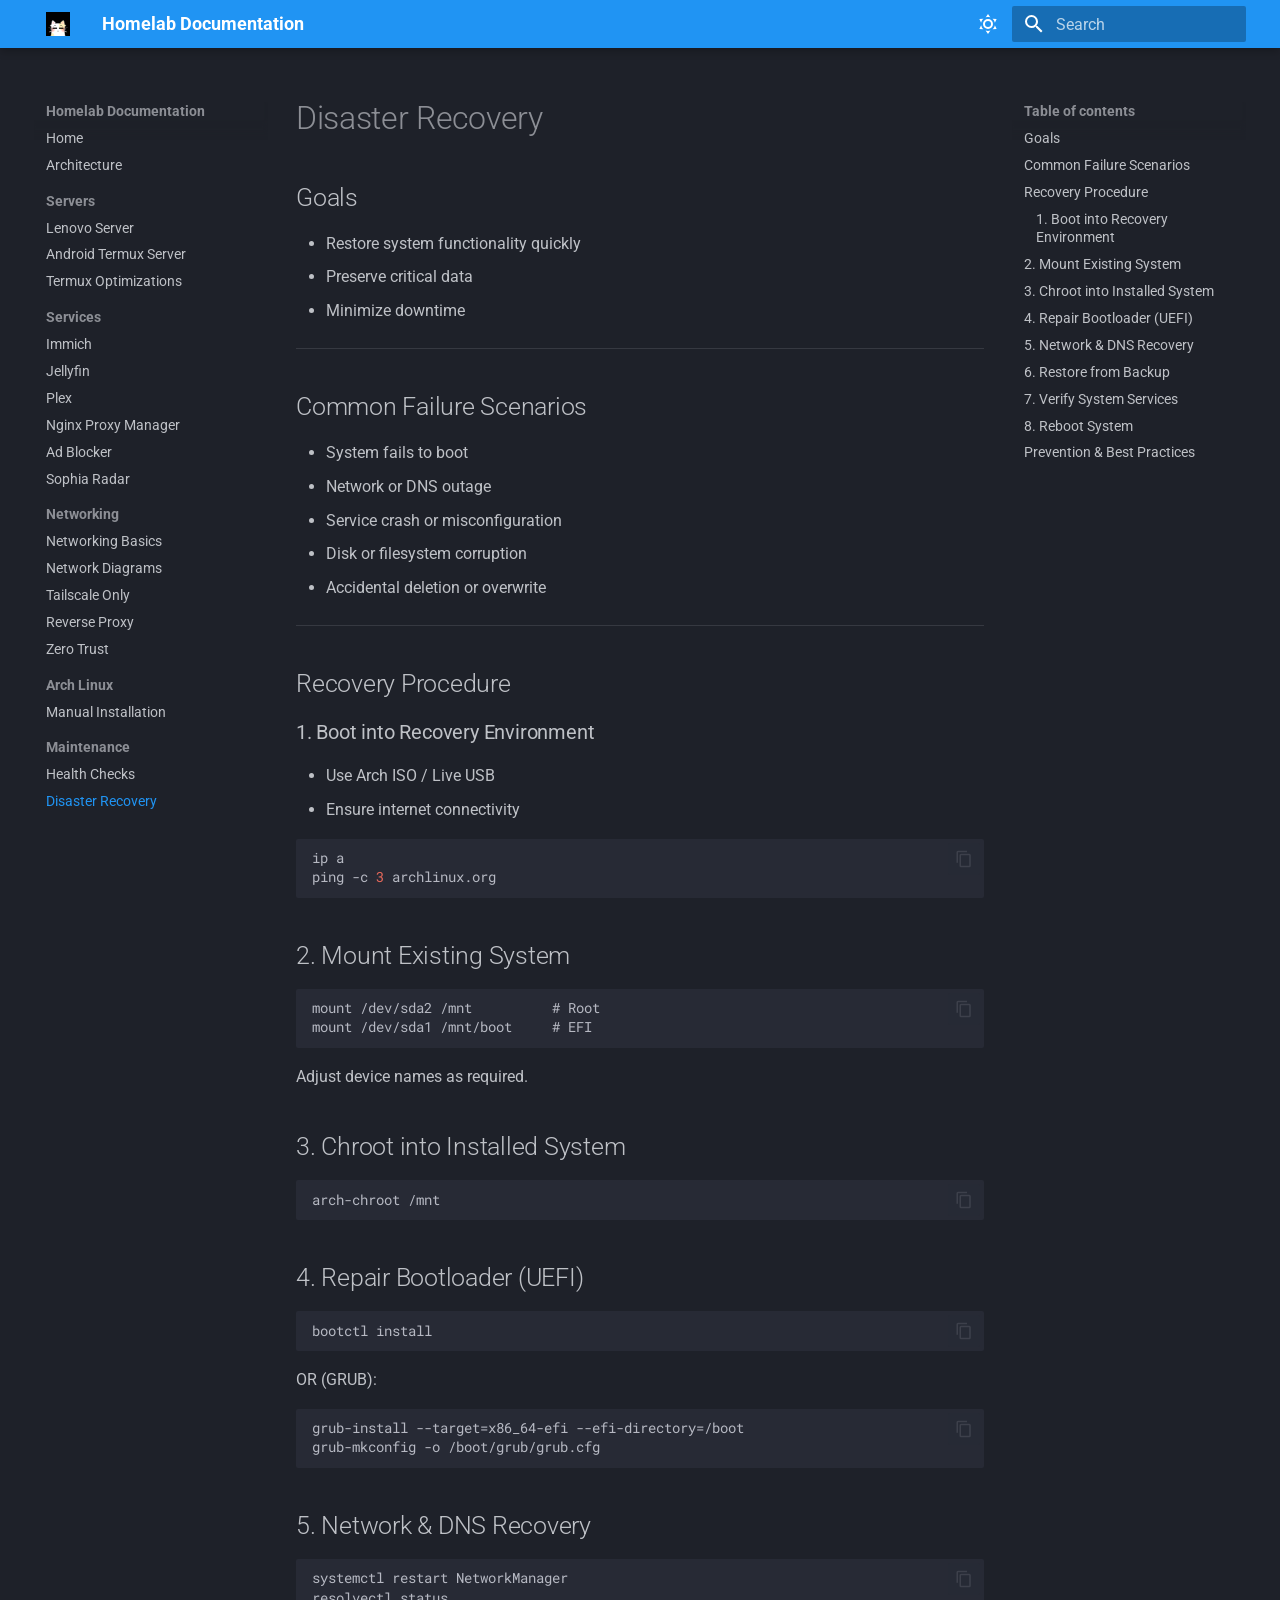
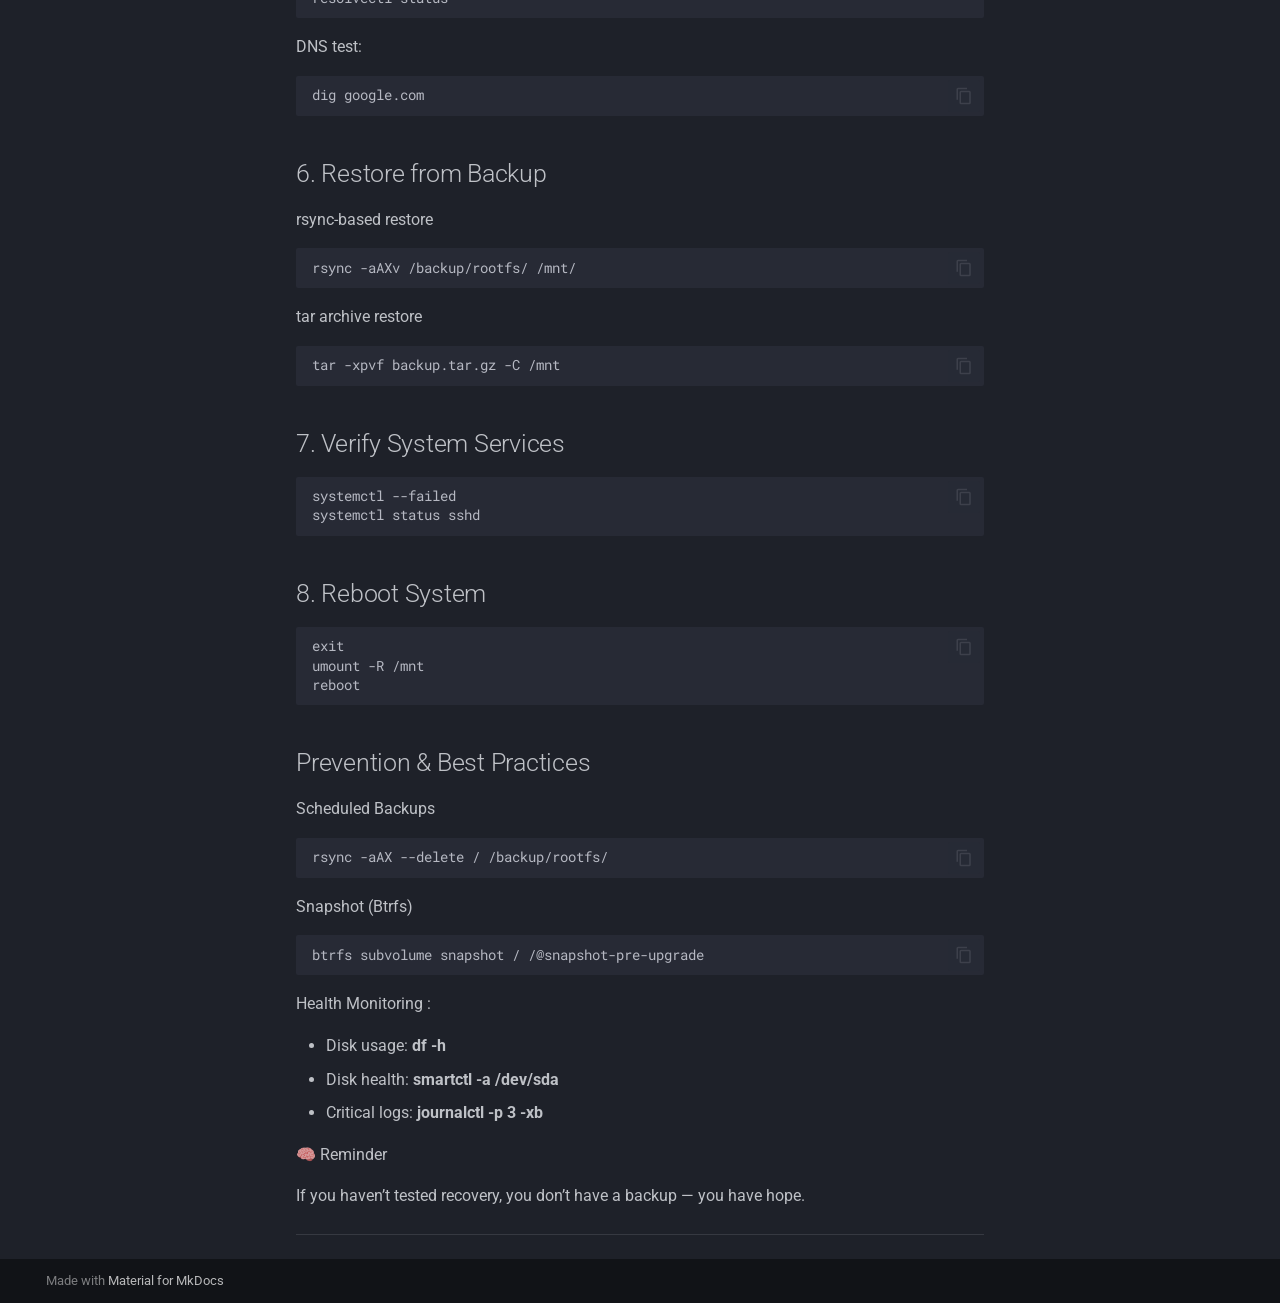
<file: maintenance/disaster-recovery/index.html>
<!doctype html>
<html lang="en" class="no-js">
  <head>
    
      <meta charset="utf-8">
      <meta name="viewport" content="width=device-width,initial-scale=1">
      
        <meta name="description" content="Learn self-hosting with Arch Linux, Android Termux, Tailscale, and Zero Trust">
      
      
        <meta name="author" content="terrich">
      
      
      
        <link rel="prev" href="../health-checks/">
      
      
      
        
      
      
      <link rel="icon" href="../../assets/logo.png">
      <meta name="generator" content="mkdocs-1.6.1, mkdocs-material-9.7.1">
    
    
      
        <title>Disaster Recovery - Homelab Documentation</title>
      
    
    
      <link rel="stylesheet" href="../../assets/stylesheets/main.484c7ddc.min.css">
      
        
        <link rel="stylesheet" href="../../assets/stylesheets/palette.ab4e12ef.min.css">
      
      


    
    
      
    
    
      
        
        
        <link rel="preconnect" href="https://fonts.gstatic.com" crossorigin>
        <link rel="stylesheet" href="https://fonts.googleapis.com/css?family=Roboto:300,300i,400,400i,700,700i%7CRoboto+Mono:400,400i,700,700i&display=fallback">
        <style>:root{--md-text-font:"Roboto";--md-code-font:"Roboto Mono"}</style>
      
    
    
    <script>__md_scope=new URL("../..",location),__md_hash=e=>[...e].reduce(((e,_)=>(e<<5)-e+_.charCodeAt(0)),0),__md_get=(e,_=localStorage,t=__md_scope)=>JSON.parse(_.getItem(t.pathname+"."+e)),__md_set=(e,_,t=localStorage,a=__md_scope)=>{try{t.setItem(a.pathname+"."+e,JSON.stringify(_))}catch(e){}}</script>
    
      

    
    
  </head>
  
  
    
    
      
    
    
    
    
    <body dir="ltr" data-md-color-scheme="slate" data-md-color-primary="blue" data-md-color-accent="cyan">
  
    
    <input class="md-toggle" data-md-toggle="drawer" type="checkbox" id="__drawer" autocomplete="off">
    <input class="md-toggle" data-md-toggle="search" type="checkbox" id="__search" autocomplete="off">
    <label class="md-overlay" for="__drawer"></label>
    <div data-md-component="skip">
      
        
        <a href="#disaster-recovery" class="md-skip">
          Skip to content
        </a>
      
    </div>
    <div data-md-component="announce">
      
    </div>
    
    
      

  

<header class="md-header md-header--shadow" data-md-component="header">
  <nav class="md-header__inner md-grid" aria-label="Header">
    <a href="../.." title="Homelab Documentation" class="md-header__button md-logo" aria-label="Homelab Documentation" data-md-component="logo">
      
  <img src="../../assets/logo.png" alt="logo">

    </a>
    <label class="md-header__button md-icon" for="__drawer">
      
      <svg xmlns="http://www.w3.org/2000/svg" viewBox="0 0 24 24"><path d="M3 6h18v2H3zm0 5h18v2H3zm0 5h18v2H3z"/></svg>
    </label>
    <div class="md-header__title" data-md-component="header-title">
      <div class="md-header__ellipsis">
        <div class="md-header__topic">
          <span class="md-ellipsis">
            Homelab Documentation
          </span>
        </div>
        <div class="md-header__topic" data-md-component="header-topic">
          <span class="md-ellipsis">
            
              Disaster Recovery
            
          </span>
        </div>
      </div>
    </div>
    
      
        <form class="md-header__option" data-md-component="palette">
  
    
    
    
    <input class="md-option" data-md-color-media="" data-md-color-scheme="slate" data-md-color-primary="blue" data-md-color-accent="cyan"  aria-label="Switch to light mode"  type="radio" name="__palette" id="__palette_0">
    
      <label class="md-header__button md-icon" title="Switch to light mode" for="__palette_1" hidden>
        <svg xmlns="http://www.w3.org/2000/svg" viewBox="0 0 24 24"><path d="M12 7a5 5 0 0 1 5 5 5 5 0 0 1-5 5 5 5 0 0 1-5-5 5 5 0 0 1 5-5m0 2a3 3 0 0 0-3 3 3 3 0 0 0 3 3 3 3 0 0 0 3-3 3 3 0 0 0-3-3m0-7 2.39 3.42C13.65 5.15 12.84 5 12 5s-1.65.15-2.39.42zM3.34 7l4.16-.35A7.2 7.2 0 0 0 5.94 8.5c-.44.74-.69 1.5-.83 2.29zm.02 10 1.76-3.77a7.131 7.131 0 0 0 2.38 4.14zM20.65 7l-1.77 3.79a7.02 7.02 0 0 0-2.38-4.15zm-.01 10-4.14.36c.59-.51 1.12-1.14 1.54-1.86.42-.73.69-1.5.83-2.29zM12 22l-2.41-3.44c.74.27 1.55.44 2.41.44.82 0 1.63-.17 2.37-.44z"/></svg>
      </label>
    
  
    
    
    
    <input class="md-option" data-md-color-media="" data-md-color-scheme="default" data-md-color-primary="blue" data-md-color-accent="cyan"  aria-label="Switch to dark mode"  type="radio" name="__palette" id="__palette_1">
    
      <label class="md-header__button md-icon" title="Switch to dark mode" for="__palette_0" hidden>
        <svg xmlns="http://www.w3.org/2000/svg" viewBox="0 0 24 24"><path d="m17.75 4.09-2.53 1.94.91 3.06-2.63-1.81-2.63 1.81.91-3.06-2.53-1.94L12.44 4l1.06-3 1.06 3zm3.5 6.91-1.64 1.25.59 1.98-1.7-1.17-1.7 1.17.59-1.98L15.75 11l2.06-.05L18.5 9l.69 1.95zm-2.28 4.95c.83-.08 1.72 1.1 1.19 1.85-.32.45-.66.87-1.08 1.27C15.17 23 8.84 23 4.94 19.07c-3.91-3.9-3.91-10.24 0-14.14.4-.4.82-.76 1.27-1.08.75-.53 1.93.36 1.85 1.19-.27 2.86.69 5.83 2.89 8.02a9.96 9.96 0 0 0 8.02 2.89m-1.64 2.02a12.08 12.08 0 0 1-7.8-3.47c-2.17-2.19-3.33-5-3.49-7.82-2.81 3.14-2.7 7.96.31 10.98 3.02 3.01 7.84 3.12 10.98.31"/></svg>
      </label>
    
  
</form>
      
    
    
      <script>var palette=__md_get("__palette");if(palette&&palette.color){if("(prefers-color-scheme)"===palette.color.media){var media=matchMedia("(prefers-color-scheme: light)"),input=document.querySelector(media.matches?"[data-md-color-media='(prefers-color-scheme: light)']":"[data-md-color-media='(prefers-color-scheme: dark)']");palette.color.media=input.getAttribute("data-md-color-media"),palette.color.scheme=input.getAttribute("data-md-color-scheme"),palette.color.primary=input.getAttribute("data-md-color-primary"),palette.color.accent=input.getAttribute("data-md-color-accent")}for(var[key,value]of Object.entries(palette.color))document.body.setAttribute("data-md-color-"+key,value)}</script>
    
    
    
      
      
        <label class="md-header__button md-icon" for="__search">
          
          <svg xmlns="http://www.w3.org/2000/svg" viewBox="0 0 24 24"><path d="M9.5 3A6.5 6.5 0 0 1 16 9.5c0 1.61-.59 3.09-1.56 4.23l.27.27h.79l5 5-1.5 1.5-5-5v-.79l-.27-.27A6.52 6.52 0 0 1 9.5 16 6.5 6.5 0 0 1 3 9.5 6.5 6.5 0 0 1 9.5 3m0 2C7 5 5 7 5 9.5S7 14 9.5 14 14 12 14 9.5 12 5 9.5 5"/></svg>
        </label>
        <div class="md-search" data-md-component="search" role="dialog">
  <label class="md-search__overlay" for="__search"></label>
  <div class="md-search__inner" role="search">
    <form class="md-search__form" name="search">
      <input type="text" class="md-search__input" name="query" aria-label="Search" placeholder="Search" autocapitalize="off" autocorrect="off" autocomplete="off" spellcheck="false" data-md-component="search-query" required>
      <label class="md-search__icon md-icon" for="__search">
        
        <svg xmlns="http://www.w3.org/2000/svg" viewBox="0 0 24 24"><path d="M9.5 3A6.5 6.5 0 0 1 16 9.5c0 1.61-.59 3.09-1.56 4.23l.27.27h.79l5 5-1.5 1.5-5-5v-.79l-.27-.27A6.52 6.52 0 0 1 9.5 16 6.5 6.5 0 0 1 3 9.5 6.5 6.5 0 0 1 9.5 3m0 2C7 5 5 7 5 9.5S7 14 9.5 14 14 12 14 9.5 12 5 9.5 5"/></svg>
        
        <svg xmlns="http://www.w3.org/2000/svg" viewBox="0 0 24 24"><path d="M20 11v2H8l5.5 5.5-1.42 1.42L4.16 12l7.92-7.92L13.5 5.5 8 11z"/></svg>
      </label>
      <nav class="md-search__options" aria-label="Search">
        
        <button type="reset" class="md-search__icon md-icon" title="Clear" aria-label="Clear" tabindex="-1">
          
          <svg xmlns="http://www.w3.org/2000/svg" viewBox="0 0 24 24"><path d="M19 6.41 17.59 5 12 10.59 6.41 5 5 6.41 10.59 12 5 17.59 6.41 19 12 13.41 17.59 19 19 17.59 13.41 12z"/></svg>
        </button>
      </nav>
      
        <div class="md-search__suggest" data-md-component="search-suggest"></div>
      
    </form>
    <div class="md-search__output">
      <div class="md-search__scrollwrap" tabindex="0" data-md-scrollfix>
        <div class="md-search-result" data-md-component="search-result">
          <div class="md-search-result__meta">
            Initializing search
          </div>
          <ol class="md-search-result__list" role="presentation"></ol>
        </div>
      </div>
    </div>
  </div>
</div>
      
    
    
  </nav>
  
</header>
    
    <div class="md-container" data-md-component="container">
      
      
        
          
        
      
      <main class="md-main" data-md-component="main">
        <div class="md-main__inner md-grid">
          
            
              
              <div class="md-sidebar md-sidebar--primary" data-md-component="sidebar" data-md-type="navigation" >
                <div class="md-sidebar__scrollwrap">
                  <div class="md-sidebar__inner">
                    



<nav class="md-nav md-nav--primary" aria-label="Navigation" data-md-level="0">
  <label class="md-nav__title" for="__drawer">
    <a href="../.." title="Homelab Documentation" class="md-nav__button md-logo" aria-label="Homelab Documentation" data-md-component="logo">
      
  <img src="../../assets/logo.png" alt="logo">

    </a>
    Homelab Documentation
  </label>
  
  <ul class="md-nav__list" data-md-scrollfix>
    
      
      
  
  
  
  
    <li class="md-nav__item">
      <a href="../.." class="md-nav__link">
        
  
  
  <span class="md-ellipsis">
    
  
    Home
  

    
  </span>
  
  

      </a>
    </li>
  

    
      
      
  
  
  
  
    <li class="md-nav__item">
      <a href="../../architecture/" class="md-nav__link">
        
  
  
  <span class="md-ellipsis">
    
  
    Architecture
  

    
  </span>
  
  

      </a>
    </li>
  

    
      
      
  
  
  
  
    
    
    
    
      
        
        
      
    
    
    <li class="md-nav__item md-nav__item--section md-nav__item--nested">
      
        
        
        <input class="md-nav__toggle md-toggle " type="checkbox" id="__nav_3" >
        
          
          <label class="md-nav__link" for="__nav_3" id="__nav_3_label" tabindex="">
            
  
  
  <span class="md-ellipsis">
    
  
    Servers
  

    
  </span>
  
  

            <span class="md-nav__icon md-icon"></span>
          </label>
        
        <nav class="md-nav" data-md-level="1" aria-labelledby="__nav_3_label" aria-expanded="false">
          <label class="md-nav__title" for="__nav_3">
            <span class="md-nav__icon md-icon"></span>
            
  
    Servers
  

          </label>
          <ul class="md-nav__list" data-md-scrollfix>
            
              
                
  
  
  
  
    <li class="md-nav__item">
      <a href="../../servers/lenovo/" class="md-nav__link">
        
  
  
  <span class="md-ellipsis">
    
  
    Lenovo Server
  

    
  </span>
  
  

      </a>
    </li>
  

              
            
              
                
  
  
  
  
    <li class="md-nav__item">
      <a href="../../servers/android-termux/" class="md-nav__link">
        
  
  
  <span class="md-ellipsis">
    
  
    Android Termux Server
  

    
  </span>
  
  

      </a>
    </li>
  

              
            
              
                
  
  
  
  
    <li class="md-nav__item">
      <a href="../../servers/termux-optimizations/" class="md-nav__link">
        
  
  
  <span class="md-ellipsis">
    
  
    Termux Optimizations
  

    
  </span>
  
  

      </a>
    </li>
  

              
            
          </ul>
        </nav>
      
    </li>
  

    
      
      
  
  
  
  
    
    
    
    
      
        
        
      
    
    
    <li class="md-nav__item md-nav__item--section md-nav__item--nested">
      
        
        
        <input class="md-nav__toggle md-toggle " type="checkbox" id="__nav_4" >
        
          
          <label class="md-nav__link" for="__nav_4" id="__nav_4_label" tabindex="">
            
  
  
  <span class="md-ellipsis">
    
  
    Services
  

    
  </span>
  
  

            <span class="md-nav__icon md-icon"></span>
          </label>
        
        <nav class="md-nav" data-md-level="1" aria-labelledby="__nav_4_label" aria-expanded="false">
          <label class="md-nav__title" for="__nav_4">
            <span class="md-nav__icon md-icon"></span>
            
  
    Services
  

          </label>
          <ul class="md-nav__list" data-md-scrollfix>
            
              
                
  
  
  
  
    <li class="md-nav__item">
      <a href="../../services/immich.md" class="md-nav__link">
        
  
  
  <span class="md-ellipsis">
    
  
    Immich
  

    
  </span>
  
  

      </a>
    </li>
  

              
            
              
                
  
  
  
  
    <li class="md-nav__item">
      <a href="../../services/jellyfin.md" class="md-nav__link">
        
  
  
  <span class="md-ellipsis">
    
  
    Jellyfin
  

    
  </span>
  
  

      </a>
    </li>
  

              
            
              
                
  
  
  
  
    <li class="md-nav__item">
      <a href="../../services/plex.md" class="md-nav__link">
        
  
  
  <span class="md-ellipsis">
    
  
    Plex
  

    
  </span>
  
  

      </a>
    </li>
  

              
            
              
                
  
  
  
  
    <li class="md-nav__item">
      <a href="../../services/nginx-proxy-manager.md" class="md-nav__link">
        
  
  
  <span class="md-ellipsis">
    
  
    Nginx Proxy Manager
  

    
  </span>
  
  

      </a>
    </li>
  

              
            
              
                
  
  
  
  
    <li class="md-nav__item">
      <a href="../../services/adblocker.md" class="md-nav__link">
        
  
  
  <span class="md-ellipsis">
    
  
    Ad Blocker
  

    
  </span>
  
  

      </a>
    </li>
  

              
            
              
                
  
  
  
  
    <li class="md-nav__item">
      <a href="../../services/sophia-radar.md" class="md-nav__link">
        
  
  
  <span class="md-ellipsis">
    
  
    Sophia Radar
  

    
  </span>
  
  

      </a>
    </li>
  

              
            
          </ul>
        </nav>
      
    </li>
  

    
      
      
  
  
  
  
    
    
    
    
      
        
        
      
    
    
    <li class="md-nav__item md-nav__item--section md-nav__item--nested">
      
        
        
        <input class="md-nav__toggle md-toggle " type="checkbox" id="__nav_5" >
        
          
          <label class="md-nav__link" for="__nav_5" id="__nav_5_label" tabindex="">
            
  
  
  <span class="md-ellipsis">
    
  
    Networking
  

    
  </span>
  
  

            <span class="md-nav__icon md-icon"></span>
          </label>
        
        <nav class="md-nav" data-md-level="1" aria-labelledby="__nav_5_label" aria-expanded="false">
          <label class="md-nav__title" for="__nav_5">
            <span class="md-nav__icon md-icon"></span>
            
  
    Networking
  

          </label>
          <ul class="md-nav__list" data-md-scrollfix>
            
              
                
  
  
  
  
    <li class="md-nav__item">
      <a href="../../networking/basics/" class="md-nav__link">
        
  
  
  <span class="md-ellipsis">
    
  
    Networking Basics
  

    
  </span>
  
  

      </a>
    </li>
  

              
            
              
                
  
  
  
  
    <li class="md-nav__item">
      <a href="../../networking/diagrams/" class="md-nav__link">
        
  
  
  <span class="md-ellipsis">
    
  
    Network Diagrams
  

    
  </span>
  
  

      </a>
    </li>
  

              
            
              
                
  
  
  
  
    <li class="md-nav__item">
      <a href="../../networking/tailscale-only/" class="md-nav__link">
        
  
  
  <span class="md-ellipsis">
    
  
    Tailscale Only
  

    
  </span>
  
  

      </a>
    </li>
  

              
            
              
                
  
  
  
  
    <li class="md-nav__item">
      <a href="../../networking/reverse-proxy/" class="md-nav__link">
        
  
  
  <span class="md-ellipsis">
    
  
    Reverse Proxy
  

    
  </span>
  
  

      </a>
    </li>
  

              
            
              
                
  
  
  
  
    <li class="md-nav__item">
      <a href="../../networking/zero-trust/" class="md-nav__link">
        
  
  
  <span class="md-ellipsis">
    
  
    Zero Trust
  

    
  </span>
  
  

      </a>
    </li>
  

              
            
          </ul>
        </nav>
      
    </li>
  

    
      
      
  
  
  
  
    
    
    
    
      
        
        
      
    
    
    <li class="md-nav__item md-nav__item--section md-nav__item--nested">
      
        
        
        <input class="md-nav__toggle md-toggle " type="checkbox" id="__nav_6" >
        
          
          <label class="md-nav__link" for="__nav_6" id="__nav_6_label" tabindex="">
            
  
  
  <span class="md-ellipsis">
    
  
    Arch Linux
  

    
  </span>
  
  

            <span class="md-nav__icon md-icon"></span>
          </label>
        
        <nav class="md-nav" data-md-level="1" aria-labelledby="__nav_6_label" aria-expanded="false">
          <label class="md-nav__title" for="__nav_6">
            <span class="md-nav__icon md-icon"></span>
            
  
    Arch Linux
  

          </label>
          <ul class="md-nav__list" data-md-scrollfix>
            
              
                
  
  
  
  
    <li class="md-nav__item">
      <a href="../../arch-linux/manual-install/" class="md-nav__link">
        
  
  
  <span class="md-ellipsis">
    
  
    Manual Installation
  

    
  </span>
  
  

      </a>
    </li>
  

              
            
          </ul>
        </nav>
      
    </li>
  

    
      
      
  
  
    
  
  
  
    
    
    
    
      
        
        
      
    
    
    <li class="md-nav__item md-nav__item--active md-nav__item--section md-nav__item--nested">
      
        
        
        <input class="md-nav__toggle md-toggle " type="checkbox" id="__nav_7" checked>
        
          
          <label class="md-nav__link" for="__nav_7" id="__nav_7_label" tabindex="">
            
  
  
  <span class="md-ellipsis">
    
  
    Maintenance
  

    
  </span>
  
  

            <span class="md-nav__icon md-icon"></span>
          </label>
        
        <nav class="md-nav" data-md-level="1" aria-labelledby="__nav_7_label" aria-expanded="true">
          <label class="md-nav__title" for="__nav_7">
            <span class="md-nav__icon md-icon"></span>
            
  
    Maintenance
  

          </label>
          <ul class="md-nav__list" data-md-scrollfix>
            
              
                
  
  
  
  
    <li class="md-nav__item">
      <a href="../health-checks/" class="md-nav__link">
        
  
  
  <span class="md-ellipsis">
    
  
    Health Checks
  

    
  </span>
  
  

      </a>
    </li>
  

              
            
              
                
  
  
    
  
  
  
    <li class="md-nav__item md-nav__item--active">
      
      <input class="md-nav__toggle md-toggle" type="checkbox" id="__toc">
      
      
        
      
      
        <label class="md-nav__link md-nav__link--active" for="__toc">
          
  
  
  <span class="md-ellipsis">
    
  
    Disaster Recovery
  

    
  </span>
  
  

          <span class="md-nav__icon md-icon"></span>
        </label>
      
      <a href="./" class="md-nav__link md-nav__link--active">
        
  
  
  <span class="md-ellipsis">
    
  
    Disaster Recovery
  

    
  </span>
  
  

      </a>
      
        

<nav class="md-nav md-nav--secondary" aria-label="Table of contents">
  
  
  
    
  
  
    <label class="md-nav__title" for="__toc">
      <span class="md-nav__icon md-icon"></span>
      Table of contents
    </label>
    <ul class="md-nav__list" data-md-component="toc" data-md-scrollfix>
      
        <li class="md-nav__item">
  <a href="#goals" class="md-nav__link">
    <span class="md-ellipsis">
      
        Goals
      
    </span>
  </a>
  
</li>
      
        <li class="md-nav__item">
  <a href="#common-failure-scenarios" class="md-nav__link">
    <span class="md-ellipsis">
      
        Common Failure Scenarios
      
    </span>
  </a>
  
</li>
      
        <li class="md-nav__item">
  <a href="#recovery-procedure" class="md-nav__link">
    <span class="md-ellipsis">
      
        Recovery Procedure
      
    </span>
  </a>
  
    <nav class="md-nav" aria-label="Recovery Procedure">
      <ul class="md-nav__list">
        
          <li class="md-nav__item">
  <a href="#1-boot-into-recovery-environment" class="md-nav__link">
    <span class="md-ellipsis">
      
        1. Boot into Recovery Environment
      
    </span>
  </a>
  
</li>
        
      </ul>
    </nav>
  
</li>
      
        <li class="md-nav__item">
  <a href="#2-mount-existing-system" class="md-nav__link">
    <span class="md-ellipsis">
      
        2. Mount Existing System
      
    </span>
  </a>
  
</li>
      
        <li class="md-nav__item">
  <a href="#3-chroot-into-installed-system" class="md-nav__link">
    <span class="md-ellipsis">
      
        3. Chroot into Installed System
      
    </span>
  </a>
  
</li>
      
        <li class="md-nav__item">
  <a href="#4-repair-bootloader-uefi" class="md-nav__link">
    <span class="md-ellipsis">
      
        4. Repair Bootloader (UEFI)
      
    </span>
  </a>
  
</li>
      
        <li class="md-nav__item">
  <a href="#5-network-dns-recovery" class="md-nav__link">
    <span class="md-ellipsis">
      
        5. Network &amp; DNS Recovery
      
    </span>
  </a>
  
</li>
      
        <li class="md-nav__item">
  <a href="#6-restore-from-backup" class="md-nav__link">
    <span class="md-ellipsis">
      
        6. Restore from Backup
      
    </span>
  </a>
  
</li>
      
        <li class="md-nav__item">
  <a href="#7-verify-system-services" class="md-nav__link">
    <span class="md-ellipsis">
      
        7. Verify System Services
      
    </span>
  </a>
  
</li>
      
        <li class="md-nav__item">
  <a href="#8-reboot-system" class="md-nav__link">
    <span class="md-ellipsis">
      
        8. Reboot System
      
    </span>
  </a>
  
</li>
      
        <li class="md-nav__item">
  <a href="#prevention-best-practices" class="md-nav__link">
    <span class="md-ellipsis">
      
        Prevention &amp; Best Practices
      
    </span>
  </a>
  
</li>
      
    </ul>
  
</nav>
      
    </li>
  

              
            
          </ul>
        </nav>
      
    </li>
  

    
  </ul>
</nav>
                  </div>
                </div>
              </div>
            
            
              
              <div class="md-sidebar md-sidebar--secondary" data-md-component="sidebar" data-md-type="toc" >
                <div class="md-sidebar__scrollwrap">
                  <div class="md-sidebar__inner">
                    

<nav class="md-nav md-nav--secondary" aria-label="Table of contents">
  
  
  
    
  
  
    <label class="md-nav__title" for="__toc">
      <span class="md-nav__icon md-icon"></span>
      Table of contents
    </label>
    <ul class="md-nav__list" data-md-component="toc" data-md-scrollfix>
      
        <li class="md-nav__item">
  <a href="#goals" class="md-nav__link">
    <span class="md-ellipsis">
      
        Goals
      
    </span>
  </a>
  
</li>
      
        <li class="md-nav__item">
  <a href="#common-failure-scenarios" class="md-nav__link">
    <span class="md-ellipsis">
      
        Common Failure Scenarios
      
    </span>
  </a>
  
</li>
      
        <li class="md-nav__item">
  <a href="#recovery-procedure" class="md-nav__link">
    <span class="md-ellipsis">
      
        Recovery Procedure
      
    </span>
  </a>
  
    <nav class="md-nav" aria-label="Recovery Procedure">
      <ul class="md-nav__list">
        
          <li class="md-nav__item">
  <a href="#1-boot-into-recovery-environment" class="md-nav__link">
    <span class="md-ellipsis">
      
        1. Boot into Recovery Environment
      
    </span>
  </a>
  
</li>
        
      </ul>
    </nav>
  
</li>
      
        <li class="md-nav__item">
  <a href="#2-mount-existing-system" class="md-nav__link">
    <span class="md-ellipsis">
      
        2. Mount Existing System
      
    </span>
  </a>
  
</li>
      
        <li class="md-nav__item">
  <a href="#3-chroot-into-installed-system" class="md-nav__link">
    <span class="md-ellipsis">
      
        3. Chroot into Installed System
      
    </span>
  </a>
  
</li>
      
        <li class="md-nav__item">
  <a href="#4-repair-bootloader-uefi" class="md-nav__link">
    <span class="md-ellipsis">
      
        4. Repair Bootloader (UEFI)
      
    </span>
  </a>
  
</li>
      
        <li class="md-nav__item">
  <a href="#5-network-dns-recovery" class="md-nav__link">
    <span class="md-ellipsis">
      
        5. Network &amp; DNS Recovery
      
    </span>
  </a>
  
</li>
      
        <li class="md-nav__item">
  <a href="#6-restore-from-backup" class="md-nav__link">
    <span class="md-ellipsis">
      
        6. Restore from Backup
      
    </span>
  </a>
  
</li>
      
        <li class="md-nav__item">
  <a href="#7-verify-system-services" class="md-nav__link">
    <span class="md-ellipsis">
      
        7. Verify System Services
      
    </span>
  </a>
  
</li>
      
        <li class="md-nav__item">
  <a href="#8-reboot-system" class="md-nav__link">
    <span class="md-ellipsis">
      
        8. Reboot System
      
    </span>
  </a>
  
</li>
      
        <li class="md-nav__item">
  <a href="#prevention-best-practices" class="md-nav__link">
    <span class="md-ellipsis">
      
        Prevention &amp; Best Practices
      
    </span>
  </a>
  
</li>
      
    </ul>
  
</nav>
                  </div>
                </div>
              </div>
            
          
          
            <div class="md-content" data-md-component="content">
              
              <article class="md-content__inner md-typeset">
                
                  



<h1 id="disaster-recovery">Disaster Recovery</h1>
<h2 id="goals">Goals</h2>
<ul>
<li>Restore system functionality quickly</li>
<li>Preserve critical data</li>
<li>Minimize downtime</li>
</ul>
<hr />
<h2 id="common-failure-scenarios">Common Failure Scenarios</h2>
<ul>
<li>System fails to boot</li>
<li>Network or DNS outage</li>
<li>Service crash or misconfiguration</li>
<li>Disk or filesystem corruption</li>
<li>Accidental deletion or overwrite</li>
</ul>
<hr />
<h2 id="recovery-procedure">Recovery Procedure</h2>
<h3 id="1-boot-into-recovery-environment">1. Boot into Recovery Environment</h3>
<ul>
<li>Use Arch ISO / Live USB</li>
<li>Ensure internet connectivity</li>
</ul>
<div class="highlight"><pre><span></span><code>ip<span class="w"> </span>a
ping<span class="w"> </span>-c<span class="w"> </span><span class="m">3</span><span class="w"> </span>archlinux.org
</code></pre></div>
<h2 id="2-mount-existing-system">2. Mount Existing System</h2>
<p><div class="highlight"><pre><span></span><code>mount /dev/sda2 /mnt          # Root
mount /dev/sda1 /mnt/boot     # EFI
</code></pre></div>
Adjust device names as required.</p>
<h2 id="3-chroot-into-installed-system">3. Chroot into Installed System</h2>
<div class="highlight"><pre><span></span><code>arch-chroot /mnt
</code></pre></div>
<h2 id="4-repair-bootloader-uefi">4. Repair Bootloader (UEFI)</h2>
<p><div class="highlight"><pre><span></span><code>bootctl install
</code></pre></div>
OR (GRUB):
<div class="highlight"><pre><span></span><code>grub-install --target=x86_64-efi --efi-directory=/boot
grub-mkconfig -o /boot/grub/grub.cfg
</code></pre></div></p>
<h2 id="5-network-dns-recovery">5. Network &amp; DNS Recovery</h2>
<p><div class="highlight"><pre><span></span><code>systemctl restart NetworkManager
resolvectl status
</code></pre></div>
DNS test:
<div class="highlight"><pre><span></span><code>dig google.com
</code></pre></div></p>
<h2 id="6-restore-from-backup">6. Restore from Backup</h2>
<p>rsync-based restore
<div class="highlight"><pre><span></span><code>rsync -aAXv /backup/rootfs/ /mnt/
</code></pre></div></p>
<p>tar archive restore
<div class="highlight"><pre><span></span><code>tar -xpvf backup.tar.gz -C /mnt
</code></pre></div></p>
<h2 id="7-verify-system-services">7. Verify System Services</h2>
<div class="highlight"><pre><span></span><code>systemctl --failed
systemctl status sshd
</code></pre></div>
<h2 id="8-reboot-system">8. Reboot System</h2>
<div class="highlight"><pre><span></span><code>exit
umount -R /mnt
reboot
</code></pre></div>
<h2 id="prevention-best-practices">Prevention &amp; Best Practices</h2>
<p>Scheduled Backups
<div class="highlight"><pre><span></span><code>rsync -aAX --delete / /backup/rootfs/
</code></pre></div>
Snapshot (Btrfs)
<div class="highlight"><pre><span></span><code>btrfs subvolume snapshot / /@snapshot-pre-upgrade
</code></pre></div>
Health Monitoring :</p>
<ul>
<li>Disk usage: <strong>df -h</strong></li>
<li>Disk health: <strong>smartctl -a /dev/sda</strong></li>
<li>Critical logs: <strong>journalctl -p 3 -xb</strong></li>
</ul>
<p>🧠 Reminder</p>
<p>If you haven’t tested recovery, you don’t have a backup — you have hope.</p>
<hr />












                
              </article>
            </div>
          
          
<script>var target=document.getElementById(location.hash.slice(1));target&&target.name&&(target.checked=target.name.startsWith("__tabbed_"))</script>
        </div>
        
          <button type="button" class="md-top md-icon" data-md-component="top" hidden>
  
  <svg xmlns="http://www.w3.org/2000/svg" viewBox="0 0 24 24"><path d="M13 20h-2V8l-5.5 5.5-1.42-1.42L12 4.16l7.92 7.92-1.42 1.42L13 8z"/></svg>
  Back to top
</button>
        
      </main>
      
        <footer class="md-footer">
  
  <div class="md-footer-meta md-typeset">
    <div class="md-footer-meta__inner md-grid">
      <div class="md-copyright">
  
  
    Made with
    <a href="https://squidfunk.github.io/mkdocs-material/" target="_blank" rel="noopener">
      Material for MkDocs
    </a>
  
</div>
      
    </div>
  </div>
</footer>
      
    </div>
    <div class="md-dialog" data-md-component="dialog">
      <div class="md-dialog__inner md-typeset"></div>
    </div>
    
    
    
      
      
      <script id="__config" type="application/json">{"annotate": null, "base": "../..", "features": ["navigation.top", "navigation.sections", "content.code.copy", "search.highlight", "search.suggest"], "search": "../../assets/javascripts/workers/search.2c215733.min.js", "tags": null, "translations": {"clipboard.copied": "Copied to clipboard", "clipboard.copy": "Copy to clipboard", "search.result.more.one": "1 more on this page", "search.result.more.other": "# more on this page", "search.result.none": "No matching documents", "search.result.one": "1 matching document", "search.result.other": "# matching documents", "search.result.placeholder": "Type to start searching", "search.result.term.missing": "Missing", "select.version": "Select version"}, "version": null}</script>
    
    
      <script src="../../assets/javascripts/bundle.79ae519e.min.js"></script>
      
    
  </body>
</html>
</file>
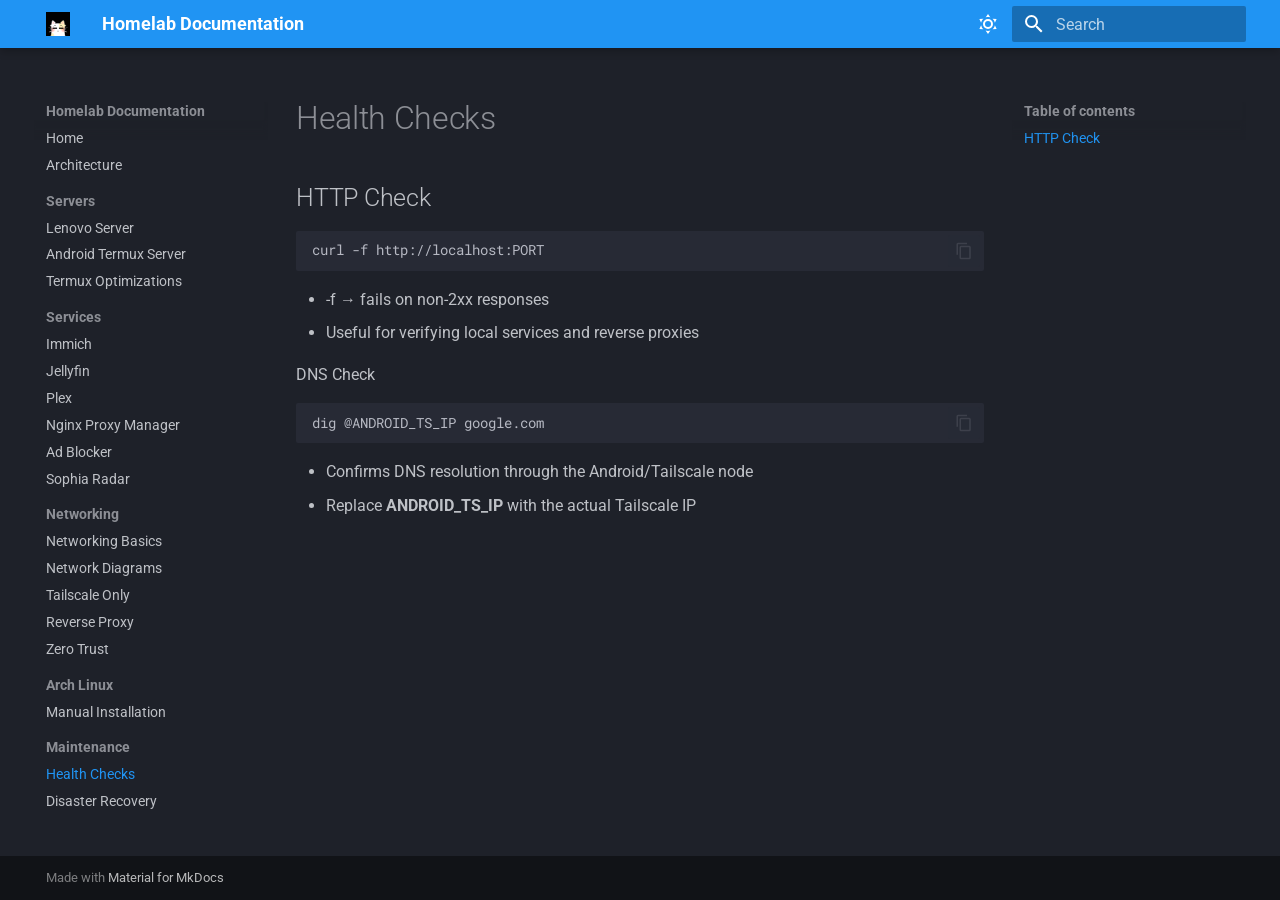
<file: maintenance/health-checks/index.html>
<!doctype html>
<html lang="en" class="no-js">
  <head>
    
      <meta charset="utf-8">
      <meta name="viewport" content="width=device-width,initial-scale=1">
      
        <meta name="description" content="Learn self-hosting with Arch Linux, Android Termux, Tailscale, and Zero Trust">
      
      
        <meta name="author" content="terrich">
      
      
      
        <link rel="prev" href="../../arch-linux/manual-install/">
      
      
        <link rel="next" href="../disaster-recovery/">
      
      
        
      
      
      <link rel="icon" href="../../assets/logo.png">
      <meta name="generator" content="mkdocs-1.6.1, mkdocs-material-9.7.1">
    
    
      
        <title>Health Checks - Homelab Documentation</title>
      
    
    
      <link rel="stylesheet" href="../../assets/stylesheets/main.484c7ddc.min.css">
      
        
        <link rel="stylesheet" href="../../assets/stylesheets/palette.ab4e12ef.min.css">
      
      


    
    
      
    
    
      
        
        
        <link rel="preconnect" href="https://fonts.gstatic.com" crossorigin>
        <link rel="stylesheet" href="https://fonts.googleapis.com/css?family=Roboto:300,300i,400,400i,700,700i%7CRoboto+Mono:400,400i,700,700i&display=fallback">
        <style>:root{--md-text-font:"Roboto";--md-code-font:"Roboto Mono"}</style>
      
    
    
    <script>__md_scope=new URL("../..",location),__md_hash=e=>[...e].reduce(((e,_)=>(e<<5)-e+_.charCodeAt(0)),0),__md_get=(e,_=localStorage,t=__md_scope)=>JSON.parse(_.getItem(t.pathname+"."+e)),__md_set=(e,_,t=localStorage,a=__md_scope)=>{try{t.setItem(a.pathname+"."+e,JSON.stringify(_))}catch(e){}}</script>
    
      

    
    
  </head>
  
  
    
    
      
    
    
    
    
    <body dir="ltr" data-md-color-scheme="slate" data-md-color-primary="blue" data-md-color-accent="cyan">
  
    
    <input class="md-toggle" data-md-toggle="drawer" type="checkbox" id="__drawer" autocomplete="off">
    <input class="md-toggle" data-md-toggle="search" type="checkbox" id="__search" autocomplete="off">
    <label class="md-overlay" for="__drawer"></label>
    <div data-md-component="skip">
      
        
        <a href="#health-checks" class="md-skip">
          Skip to content
        </a>
      
    </div>
    <div data-md-component="announce">
      
    </div>
    
    
      

  

<header class="md-header md-header--shadow" data-md-component="header">
  <nav class="md-header__inner md-grid" aria-label="Header">
    <a href="../.." title="Homelab Documentation" class="md-header__button md-logo" aria-label="Homelab Documentation" data-md-component="logo">
      
  <img src="../../assets/logo.png" alt="logo">

    </a>
    <label class="md-header__button md-icon" for="__drawer">
      
      <svg xmlns="http://www.w3.org/2000/svg" viewBox="0 0 24 24"><path d="M3 6h18v2H3zm0 5h18v2H3zm0 5h18v2H3z"/></svg>
    </label>
    <div class="md-header__title" data-md-component="header-title">
      <div class="md-header__ellipsis">
        <div class="md-header__topic">
          <span class="md-ellipsis">
            Homelab Documentation
          </span>
        </div>
        <div class="md-header__topic" data-md-component="header-topic">
          <span class="md-ellipsis">
            
              Health Checks
            
          </span>
        </div>
      </div>
    </div>
    
      
        <form class="md-header__option" data-md-component="palette">
  
    
    
    
    <input class="md-option" data-md-color-media="" data-md-color-scheme="slate" data-md-color-primary="blue" data-md-color-accent="cyan"  aria-label="Switch to light mode"  type="radio" name="__palette" id="__palette_0">
    
      <label class="md-header__button md-icon" title="Switch to light mode" for="__palette_1" hidden>
        <svg xmlns="http://www.w3.org/2000/svg" viewBox="0 0 24 24"><path d="M12 7a5 5 0 0 1 5 5 5 5 0 0 1-5 5 5 5 0 0 1-5-5 5 5 0 0 1 5-5m0 2a3 3 0 0 0-3 3 3 3 0 0 0 3 3 3 3 0 0 0 3-3 3 3 0 0 0-3-3m0-7 2.39 3.42C13.65 5.15 12.84 5 12 5s-1.65.15-2.39.42zM3.34 7l4.16-.35A7.2 7.2 0 0 0 5.94 8.5c-.44.74-.69 1.5-.83 2.29zm.02 10 1.76-3.77a7.131 7.131 0 0 0 2.38 4.14zM20.65 7l-1.77 3.79a7.02 7.02 0 0 0-2.38-4.15zm-.01 10-4.14.36c.59-.51 1.12-1.14 1.54-1.86.42-.73.69-1.5.83-2.29zM12 22l-2.41-3.44c.74.27 1.55.44 2.41.44.82 0 1.63-.17 2.37-.44z"/></svg>
      </label>
    
  
    
    
    
    <input class="md-option" data-md-color-media="" data-md-color-scheme="default" data-md-color-primary="blue" data-md-color-accent="cyan"  aria-label="Switch to dark mode"  type="radio" name="__palette" id="__palette_1">
    
      <label class="md-header__button md-icon" title="Switch to dark mode" for="__palette_0" hidden>
        <svg xmlns="http://www.w3.org/2000/svg" viewBox="0 0 24 24"><path d="m17.75 4.09-2.53 1.94.91 3.06-2.63-1.81-2.63 1.81.91-3.06-2.53-1.94L12.44 4l1.06-3 1.06 3zm3.5 6.91-1.64 1.25.59 1.98-1.7-1.17-1.7 1.17.59-1.98L15.75 11l2.06-.05L18.5 9l.69 1.95zm-2.28 4.95c.83-.08 1.72 1.1 1.19 1.85-.32.45-.66.87-1.08 1.27C15.17 23 8.84 23 4.94 19.07c-3.91-3.9-3.91-10.24 0-14.14.4-.4.82-.76 1.27-1.08.75-.53 1.93.36 1.85 1.19-.27 2.86.69 5.83 2.89 8.02a9.96 9.96 0 0 0 8.02 2.89m-1.64 2.02a12.08 12.08 0 0 1-7.8-3.47c-2.17-2.19-3.33-5-3.49-7.82-2.81 3.14-2.7 7.96.31 10.98 3.02 3.01 7.84 3.12 10.98.31"/></svg>
      </label>
    
  
</form>
      
    
    
      <script>var palette=__md_get("__palette");if(palette&&palette.color){if("(prefers-color-scheme)"===palette.color.media){var media=matchMedia("(prefers-color-scheme: light)"),input=document.querySelector(media.matches?"[data-md-color-media='(prefers-color-scheme: light)']":"[data-md-color-media='(prefers-color-scheme: dark)']");palette.color.media=input.getAttribute("data-md-color-media"),palette.color.scheme=input.getAttribute("data-md-color-scheme"),palette.color.primary=input.getAttribute("data-md-color-primary"),palette.color.accent=input.getAttribute("data-md-color-accent")}for(var[key,value]of Object.entries(palette.color))document.body.setAttribute("data-md-color-"+key,value)}</script>
    
    
    
      
      
        <label class="md-header__button md-icon" for="__search">
          
          <svg xmlns="http://www.w3.org/2000/svg" viewBox="0 0 24 24"><path d="M9.5 3A6.5 6.5 0 0 1 16 9.5c0 1.61-.59 3.09-1.56 4.23l.27.27h.79l5 5-1.5 1.5-5-5v-.79l-.27-.27A6.52 6.52 0 0 1 9.5 16 6.5 6.5 0 0 1 3 9.5 6.5 6.5 0 0 1 9.5 3m0 2C7 5 5 7 5 9.5S7 14 9.5 14 14 12 14 9.5 12 5 9.5 5"/></svg>
        </label>
        <div class="md-search" data-md-component="search" role="dialog">
  <label class="md-search__overlay" for="__search"></label>
  <div class="md-search__inner" role="search">
    <form class="md-search__form" name="search">
      <input type="text" class="md-search__input" name="query" aria-label="Search" placeholder="Search" autocapitalize="off" autocorrect="off" autocomplete="off" spellcheck="false" data-md-component="search-query" required>
      <label class="md-search__icon md-icon" for="__search">
        
        <svg xmlns="http://www.w3.org/2000/svg" viewBox="0 0 24 24"><path d="M9.5 3A6.5 6.5 0 0 1 16 9.5c0 1.61-.59 3.09-1.56 4.23l.27.27h.79l5 5-1.5 1.5-5-5v-.79l-.27-.27A6.52 6.52 0 0 1 9.5 16 6.5 6.5 0 0 1 3 9.5 6.5 6.5 0 0 1 9.5 3m0 2C7 5 5 7 5 9.5S7 14 9.5 14 14 12 14 9.5 12 5 9.5 5"/></svg>
        
        <svg xmlns="http://www.w3.org/2000/svg" viewBox="0 0 24 24"><path d="M20 11v2H8l5.5 5.5-1.42 1.42L4.16 12l7.92-7.92L13.5 5.5 8 11z"/></svg>
      </label>
      <nav class="md-search__options" aria-label="Search">
        
        <button type="reset" class="md-search__icon md-icon" title="Clear" aria-label="Clear" tabindex="-1">
          
          <svg xmlns="http://www.w3.org/2000/svg" viewBox="0 0 24 24"><path d="M19 6.41 17.59 5 12 10.59 6.41 5 5 6.41 10.59 12 5 17.59 6.41 19 12 13.41 17.59 19 19 17.59 13.41 12z"/></svg>
        </button>
      </nav>
      
        <div class="md-search__suggest" data-md-component="search-suggest"></div>
      
    </form>
    <div class="md-search__output">
      <div class="md-search__scrollwrap" tabindex="0" data-md-scrollfix>
        <div class="md-search-result" data-md-component="search-result">
          <div class="md-search-result__meta">
            Initializing search
          </div>
          <ol class="md-search-result__list" role="presentation"></ol>
        </div>
      </div>
    </div>
  </div>
</div>
      
    
    
  </nav>
  
</header>
    
    <div class="md-container" data-md-component="container">
      
      
        
          
        
      
      <main class="md-main" data-md-component="main">
        <div class="md-main__inner md-grid">
          
            
              
              <div class="md-sidebar md-sidebar--primary" data-md-component="sidebar" data-md-type="navigation" >
                <div class="md-sidebar__scrollwrap">
                  <div class="md-sidebar__inner">
                    



<nav class="md-nav md-nav--primary" aria-label="Navigation" data-md-level="0">
  <label class="md-nav__title" for="__drawer">
    <a href="../.." title="Homelab Documentation" class="md-nav__button md-logo" aria-label="Homelab Documentation" data-md-component="logo">
      
  <img src="../../assets/logo.png" alt="logo">

    </a>
    Homelab Documentation
  </label>
  
  <ul class="md-nav__list" data-md-scrollfix>
    
      
      
  
  
  
  
    <li class="md-nav__item">
      <a href="../.." class="md-nav__link">
        
  
  
  <span class="md-ellipsis">
    
  
    Home
  

    
  </span>
  
  

      </a>
    </li>
  

    
      
      
  
  
  
  
    <li class="md-nav__item">
      <a href="../../architecture/" class="md-nav__link">
        
  
  
  <span class="md-ellipsis">
    
  
    Architecture
  

    
  </span>
  
  

      </a>
    </li>
  

    
      
      
  
  
  
  
    
    
    
    
      
        
        
      
    
    
    <li class="md-nav__item md-nav__item--section md-nav__item--nested">
      
        
        
        <input class="md-nav__toggle md-toggle " type="checkbox" id="__nav_3" >
        
          
          <label class="md-nav__link" for="__nav_3" id="__nav_3_label" tabindex="">
            
  
  
  <span class="md-ellipsis">
    
  
    Servers
  

    
  </span>
  
  

            <span class="md-nav__icon md-icon"></span>
          </label>
        
        <nav class="md-nav" data-md-level="1" aria-labelledby="__nav_3_label" aria-expanded="false">
          <label class="md-nav__title" for="__nav_3">
            <span class="md-nav__icon md-icon"></span>
            
  
    Servers
  

          </label>
          <ul class="md-nav__list" data-md-scrollfix>
            
              
                
  
  
  
  
    <li class="md-nav__item">
      <a href="../../servers/lenovo/" class="md-nav__link">
        
  
  
  <span class="md-ellipsis">
    
  
    Lenovo Server
  

    
  </span>
  
  

      </a>
    </li>
  

              
            
              
                
  
  
  
  
    <li class="md-nav__item">
      <a href="../../servers/android-termux/" class="md-nav__link">
        
  
  
  <span class="md-ellipsis">
    
  
    Android Termux Server
  

    
  </span>
  
  

      </a>
    </li>
  

              
            
              
                
  
  
  
  
    <li class="md-nav__item">
      <a href="../../servers/termux-optimizations/" class="md-nav__link">
        
  
  
  <span class="md-ellipsis">
    
  
    Termux Optimizations
  

    
  </span>
  
  

      </a>
    </li>
  

              
            
          </ul>
        </nav>
      
    </li>
  

    
      
      
  
  
  
  
    
    
    
    
      
        
        
      
    
    
    <li class="md-nav__item md-nav__item--section md-nav__item--nested">
      
        
        
        <input class="md-nav__toggle md-toggle " type="checkbox" id="__nav_4" >
        
          
          <label class="md-nav__link" for="__nav_4" id="__nav_4_label" tabindex="">
            
  
  
  <span class="md-ellipsis">
    
  
    Services
  

    
  </span>
  
  

            <span class="md-nav__icon md-icon"></span>
          </label>
        
        <nav class="md-nav" data-md-level="1" aria-labelledby="__nav_4_label" aria-expanded="false">
          <label class="md-nav__title" for="__nav_4">
            <span class="md-nav__icon md-icon"></span>
            
  
    Services
  

          </label>
          <ul class="md-nav__list" data-md-scrollfix>
            
              
                
  
  
  
  
    <li class="md-nav__item">
      <a href="../../services/immich.md" class="md-nav__link">
        
  
  
  <span class="md-ellipsis">
    
  
    Immich
  

    
  </span>
  
  

      </a>
    </li>
  

              
            
              
                
  
  
  
  
    <li class="md-nav__item">
      <a href="../../services/jellyfin.md" class="md-nav__link">
        
  
  
  <span class="md-ellipsis">
    
  
    Jellyfin
  

    
  </span>
  
  

      </a>
    </li>
  

              
            
              
                
  
  
  
  
    <li class="md-nav__item">
      <a href="../../services/plex.md" class="md-nav__link">
        
  
  
  <span class="md-ellipsis">
    
  
    Plex
  

    
  </span>
  
  

      </a>
    </li>
  

              
            
              
                
  
  
  
  
    <li class="md-nav__item">
      <a href="../../services/nginx-proxy-manager.md" class="md-nav__link">
        
  
  
  <span class="md-ellipsis">
    
  
    Nginx Proxy Manager
  

    
  </span>
  
  

      </a>
    </li>
  

              
            
              
                
  
  
  
  
    <li class="md-nav__item">
      <a href="../../services/adblocker.md" class="md-nav__link">
        
  
  
  <span class="md-ellipsis">
    
  
    Ad Blocker
  

    
  </span>
  
  

      </a>
    </li>
  

              
            
              
                
  
  
  
  
    <li class="md-nav__item">
      <a href="../../services/sophia-radar.md" class="md-nav__link">
        
  
  
  <span class="md-ellipsis">
    
  
    Sophia Radar
  

    
  </span>
  
  

      </a>
    </li>
  

              
            
          </ul>
        </nav>
      
    </li>
  

    
      
      
  
  
  
  
    
    
    
    
      
        
        
      
    
    
    <li class="md-nav__item md-nav__item--section md-nav__item--nested">
      
        
        
        <input class="md-nav__toggle md-toggle " type="checkbox" id="__nav_5" >
        
          
          <label class="md-nav__link" for="__nav_5" id="__nav_5_label" tabindex="">
            
  
  
  <span class="md-ellipsis">
    
  
    Networking
  

    
  </span>
  
  

            <span class="md-nav__icon md-icon"></span>
          </label>
        
        <nav class="md-nav" data-md-level="1" aria-labelledby="__nav_5_label" aria-expanded="false">
          <label class="md-nav__title" for="__nav_5">
            <span class="md-nav__icon md-icon"></span>
            
  
    Networking
  

          </label>
          <ul class="md-nav__list" data-md-scrollfix>
            
              
                
  
  
  
  
    <li class="md-nav__item">
      <a href="../../networking/basics/" class="md-nav__link">
        
  
  
  <span class="md-ellipsis">
    
  
    Networking Basics
  

    
  </span>
  
  

      </a>
    </li>
  

              
            
              
                
  
  
  
  
    <li class="md-nav__item">
      <a href="../../networking/diagrams/" class="md-nav__link">
        
  
  
  <span class="md-ellipsis">
    
  
    Network Diagrams
  

    
  </span>
  
  

      </a>
    </li>
  

              
            
              
                
  
  
  
  
    <li class="md-nav__item">
      <a href="../../networking/tailscale-only/" class="md-nav__link">
        
  
  
  <span class="md-ellipsis">
    
  
    Tailscale Only
  

    
  </span>
  
  

      </a>
    </li>
  

              
            
              
                
  
  
  
  
    <li class="md-nav__item">
      <a href="../../networking/reverse-proxy/" class="md-nav__link">
        
  
  
  <span class="md-ellipsis">
    
  
    Reverse Proxy
  

    
  </span>
  
  

      </a>
    </li>
  

              
            
              
                
  
  
  
  
    <li class="md-nav__item">
      <a href="../../networking/zero-trust/" class="md-nav__link">
        
  
  
  <span class="md-ellipsis">
    
  
    Zero Trust
  

    
  </span>
  
  

      </a>
    </li>
  

              
            
          </ul>
        </nav>
      
    </li>
  

    
      
      
  
  
  
  
    
    
    
    
      
        
        
      
    
    
    <li class="md-nav__item md-nav__item--section md-nav__item--nested">
      
        
        
        <input class="md-nav__toggle md-toggle " type="checkbox" id="__nav_6" >
        
          
          <label class="md-nav__link" for="__nav_6" id="__nav_6_label" tabindex="">
            
  
  
  <span class="md-ellipsis">
    
  
    Arch Linux
  

    
  </span>
  
  

            <span class="md-nav__icon md-icon"></span>
          </label>
        
        <nav class="md-nav" data-md-level="1" aria-labelledby="__nav_6_label" aria-expanded="false">
          <label class="md-nav__title" for="__nav_6">
            <span class="md-nav__icon md-icon"></span>
            
  
    Arch Linux
  

          </label>
          <ul class="md-nav__list" data-md-scrollfix>
            
              
                
  
  
  
  
    <li class="md-nav__item">
      <a href="../../arch-linux/manual-install/" class="md-nav__link">
        
  
  
  <span class="md-ellipsis">
    
  
    Manual Installation
  

    
  </span>
  
  

      </a>
    </li>
  

              
            
          </ul>
        </nav>
      
    </li>
  

    
      
      
  
  
    
  
  
  
    
    
    
    
      
        
        
      
    
    
    <li class="md-nav__item md-nav__item--active md-nav__item--section md-nav__item--nested">
      
        
        
        <input class="md-nav__toggle md-toggle " type="checkbox" id="__nav_7" checked>
        
          
          <label class="md-nav__link" for="__nav_7" id="__nav_7_label" tabindex="">
            
  
  
  <span class="md-ellipsis">
    
  
    Maintenance
  

    
  </span>
  
  

            <span class="md-nav__icon md-icon"></span>
          </label>
        
        <nav class="md-nav" data-md-level="1" aria-labelledby="__nav_7_label" aria-expanded="true">
          <label class="md-nav__title" for="__nav_7">
            <span class="md-nav__icon md-icon"></span>
            
  
    Maintenance
  

          </label>
          <ul class="md-nav__list" data-md-scrollfix>
            
              
                
  
  
    
  
  
  
    <li class="md-nav__item md-nav__item--active">
      
      <input class="md-nav__toggle md-toggle" type="checkbox" id="__toc">
      
      
        
      
      
        <label class="md-nav__link md-nav__link--active" for="__toc">
          
  
  
  <span class="md-ellipsis">
    
  
    Health Checks
  

    
  </span>
  
  

          <span class="md-nav__icon md-icon"></span>
        </label>
      
      <a href="./" class="md-nav__link md-nav__link--active">
        
  
  
  <span class="md-ellipsis">
    
  
    Health Checks
  

    
  </span>
  
  

      </a>
      
        

<nav class="md-nav md-nav--secondary" aria-label="Table of contents">
  
  
  
    
  
  
    <label class="md-nav__title" for="__toc">
      <span class="md-nav__icon md-icon"></span>
      Table of contents
    </label>
    <ul class="md-nav__list" data-md-component="toc" data-md-scrollfix>
      
        <li class="md-nav__item">
  <a href="#http-check" class="md-nav__link">
    <span class="md-ellipsis">
      
        HTTP Check
      
    </span>
  </a>
  
</li>
      
    </ul>
  
</nav>
      
    </li>
  

              
            
              
                
  
  
  
  
    <li class="md-nav__item">
      <a href="../disaster-recovery/" class="md-nav__link">
        
  
  
  <span class="md-ellipsis">
    
  
    Disaster Recovery
  

    
  </span>
  
  

      </a>
    </li>
  

              
            
          </ul>
        </nav>
      
    </li>
  

    
  </ul>
</nav>
                  </div>
                </div>
              </div>
            
            
              
              <div class="md-sidebar md-sidebar--secondary" data-md-component="sidebar" data-md-type="toc" >
                <div class="md-sidebar__scrollwrap">
                  <div class="md-sidebar__inner">
                    

<nav class="md-nav md-nav--secondary" aria-label="Table of contents">
  
  
  
    
  
  
    <label class="md-nav__title" for="__toc">
      <span class="md-nav__icon md-icon"></span>
      Table of contents
    </label>
    <ul class="md-nav__list" data-md-component="toc" data-md-scrollfix>
      
        <li class="md-nav__item">
  <a href="#http-check" class="md-nav__link">
    <span class="md-ellipsis">
      
        HTTP Check
      
    </span>
  </a>
  
</li>
      
    </ul>
  
</nav>
                  </div>
                </div>
              </div>
            
          
          
            <div class="md-content" data-md-component="content">
              
              <article class="md-content__inner md-typeset">
                
                  



<h1 id="health-checks">Health Checks</h1>
<h2 id="http-check">HTTP Check</h2>
<div class="highlight"><pre><span></span><code>curl<span class="w"> </span>-f<span class="w"> </span>http://localhost:PORT
</code></pre></div>
<ul>
<li>-f → fails on non-2xx responses</li>
<li>Useful for verifying local services and reverse proxies</li>
</ul>
<p>DNS Check
<div class="highlight"><pre><span></span><code>dig @ANDROID_TS_IP google.com
</code></pre></div></p>
<ul>
<li>Confirms DNS resolution through the Android/Tailscale node</li>
<li>Replace <strong>ANDROID_TS_IP</strong> with the actual Tailscale IP</li>
</ul>












                
              </article>
            </div>
          
          
<script>var target=document.getElementById(location.hash.slice(1));target&&target.name&&(target.checked=target.name.startsWith("__tabbed_"))</script>
        </div>
        
          <button type="button" class="md-top md-icon" data-md-component="top" hidden>
  
  <svg xmlns="http://www.w3.org/2000/svg" viewBox="0 0 24 24"><path d="M13 20h-2V8l-5.5 5.5-1.42-1.42L12 4.16l7.92 7.92-1.42 1.42L13 8z"/></svg>
  Back to top
</button>
        
      </main>
      
        <footer class="md-footer">
  
  <div class="md-footer-meta md-typeset">
    <div class="md-footer-meta__inner md-grid">
      <div class="md-copyright">
  
  
    Made with
    <a href="https://squidfunk.github.io/mkdocs-material/" target="_blank" rel="noopener">
      Material for MkDocs
    </a>
  
</div>
      
    </div>
  </div>
</footer>
      
    </div>
    <div class="md-dialog" data-md-component="dialog">
      <div class="md-dialog__inner md-typeset"></div>
    </div>
    
    
    
      
      
      <script id="__config" type="application/json">{"annotate": null, "base": "../..", "features": ["navigation.top", "navigation.sections", "content.code.copy", "search.highlight", "search.suggest"], "search": "../../assets/javascripts/workers/search.2c215733.min.js", "tags": null, "translations": {"clipboard.copied": "Copied to clipboard", "clipboard.copy": "Copy to clipboard", "search.result.more.one": "1 more on this page", "search.result.more.other": "# more on this page", "search.result.none": "No matching documents", "search.result.one": "1 matching document", "search.result.other": "# matching documents", "search.result.placeholder": "Type to start searching", "search.result.term.missing": "Missing", "select.version": "Select version"}, "version": null}</script>
    
    
      <script src="../../assets/javascripts/bundle.79ae519e.min.js"></script>
      
    
  </body>
</html>
</file>
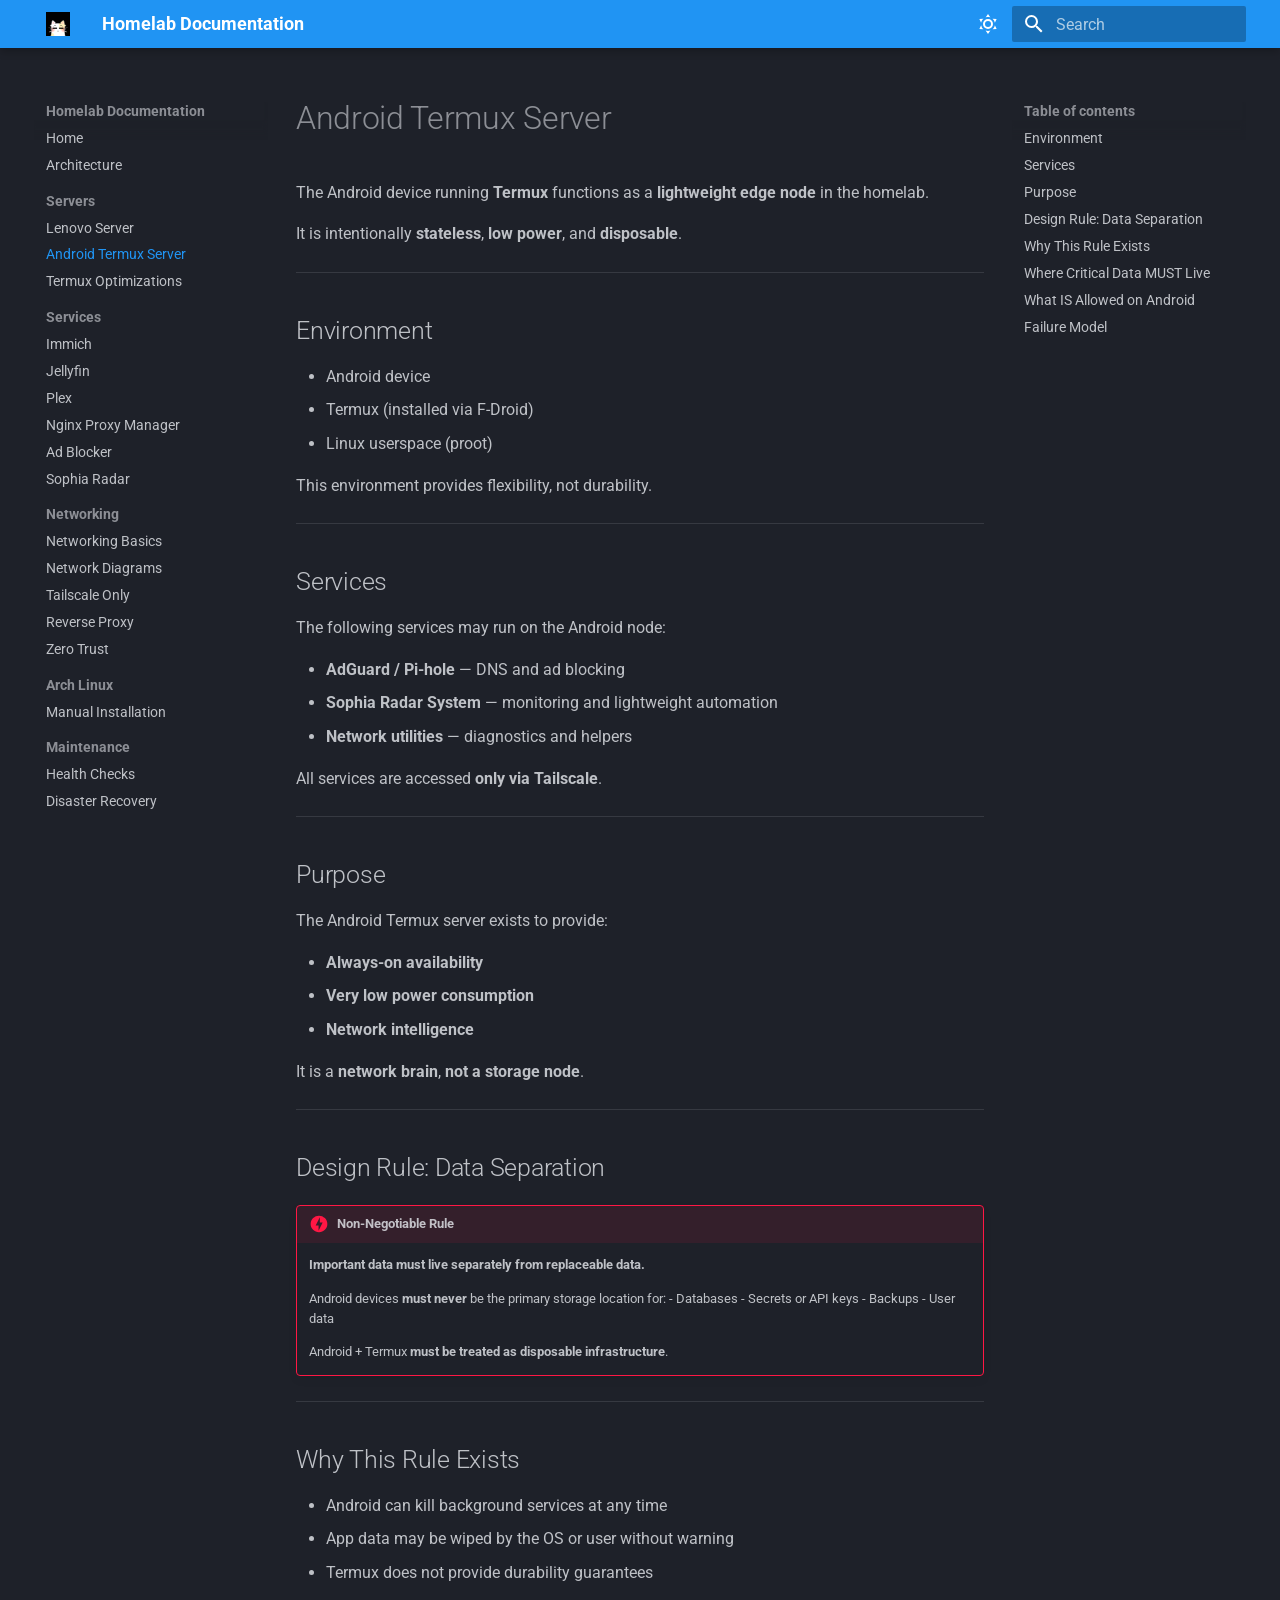
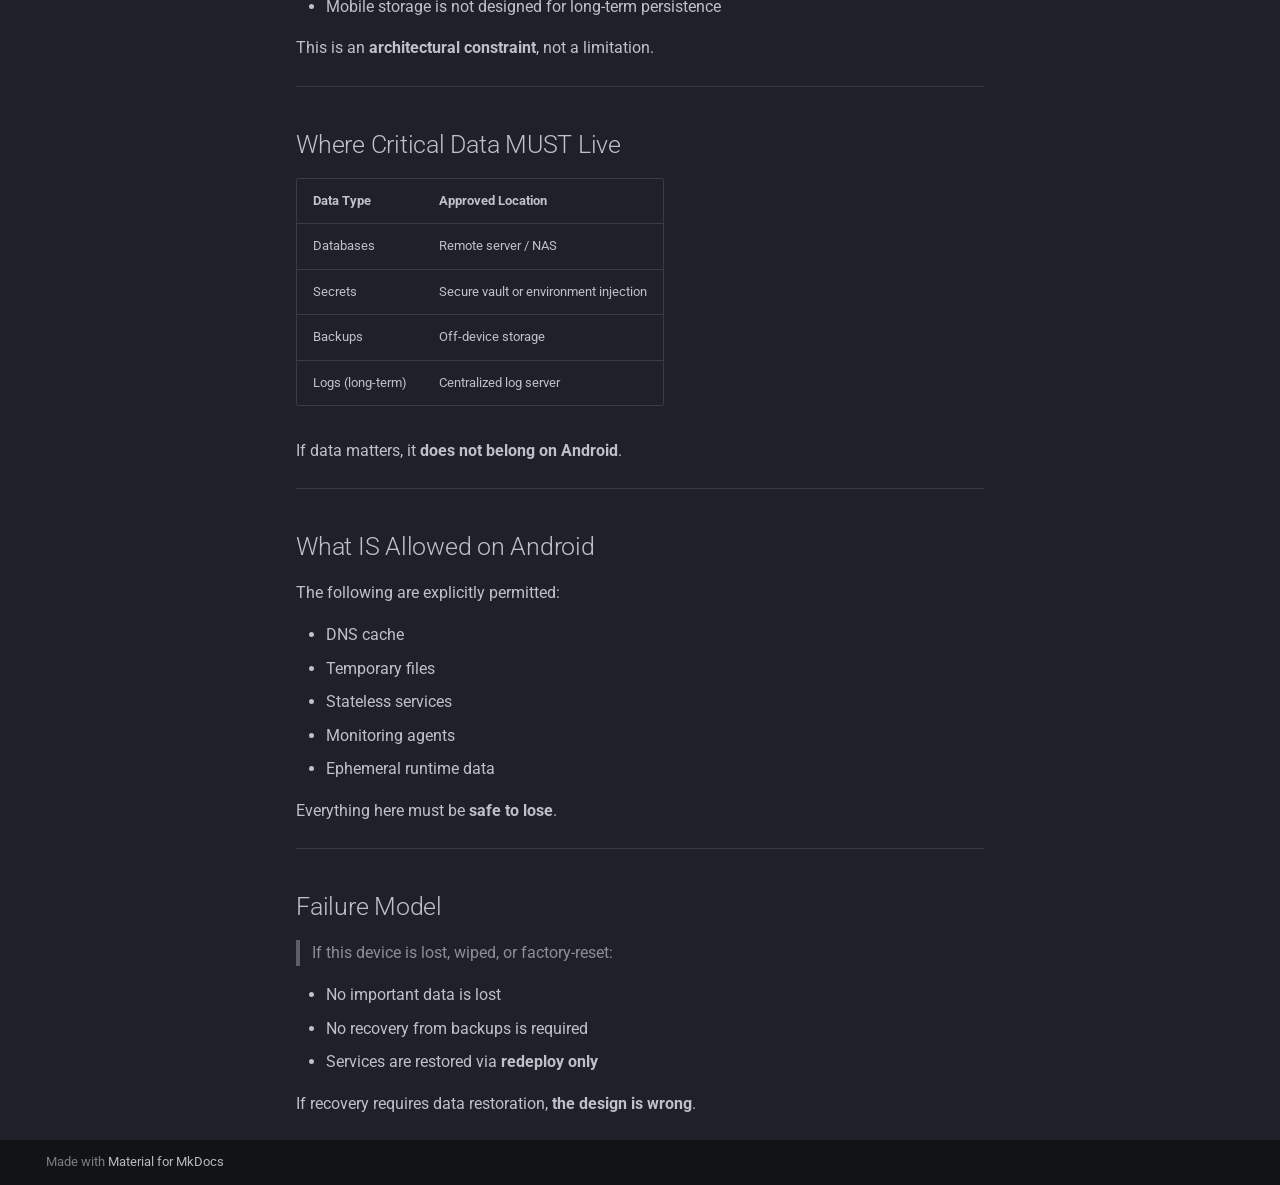
<file: servers/android-termux/index.html>
<!doctype html>
<html lang="en" class="no-js">
  <head>
    
      <meta charset="utf-8">
      <meta name="viewport" content="width=device-width,initial-scale=1">
      
        <meta name="description" content="Learn self-hosting with Arch Linux, Android Termux, Tailscale, and Zero Trust">
      
      
        <meta name="author" content="terrich">
      
      
      
        <link rel="prev" href="../lenovo/">
      
      
        <link rel="next" href="../termux-optimizations/">
      
      
        
      
      
      <link rel="icon" href="../../assets/logo.png">
      <meta name="generator" content="mkdocs-1.6.1, mkdocs-material-9.7.1">
    
    
      
        <title>Android Termux Server - Homelab Documentation</title>
      
    
    
      <link rel="stylesheet" href="../../assets/stylesheets/main.484c7ddc.min.css">
      
        
        <link rel="stylesheet" href="../../assets/stylesheets/palette.ab4e12ef.min.css">
      
      


    
    
      
    
    
      
        
        
        <link rel="preconnect" href="https://fonts.gstatic.com" crossorigin>
        <link rel="stylesheet" href="https://fonts.googleapis.com/css?family=Roboto:300,300i,400,400i,700,700i%7CRoboto+Mono:400,400i,700,700i&display=fallback">
        <style>:root{--md-text-font:"Roboto";--md-code-font:"Roboto Mono"}</style>
      
    
    
    <script>__md_scope=new URL("../..",location),__md_hash=e=>[...e].reduce(((e,_)=>(e<<5)-e+_.charCodeAt(0)),0),__md_get=(e,_=localStorage,t=__md_scope)=>JSON.parse(_.getItem(t.pathname+"."+e)),__md_set=(e,_,t=localStorage,a=__md_scope)=>{try{t.setItem(a.pathname+"."+e,JSON.stringify(_))}catch(e){}}</script>
    
      

    
    
  </head>
  
  
    
    
      
    
    
    
    
    <body dir="ltr" data-md-color-scheme="slate" data-md-color-primary="blue" data-md-color-accent="cyan">
  
    
    <input class="md-toggle" data-md-toggle="drawer" type="checkbox" id="__drawer" autocomplete="off">
    <input class="md-toggle" data-md-toggle="search" type="checkbox" id="__search" autocomplete="off">
    <label class="md-overlay" for="__drawer"></label>
    <div data-md-component="skip">
      
        
        <a href="#android-termux-server" class="md-skip">
          Skip to content
        </a>
      
    </div>
    <div data-md-component="announce">
      
    </div>
    
    
      

  

<header class="md-header md-header--shadow" data-md-component="header">
  <nav class="md-header__inner md-grid" aria-label="Header">
    <a href="../.." title="Homelab Documentation" class="md-header__button md-logo" aria-label="Homelab Documentation" data-md-component="logo">
      
  <img src="../../assets/logo.png" alt="logo">

    </a>
    <label class="md-header__button md-icon" for="__drawer">
      
      <svg xmlns="http://www.w3.org/2000/svg" viewBox="0 0 24 24"><path d="M3 6h18v2H3zm0 5h18v2H3zm0 5h18v2H3z"/></svg>
    </label>
    <div class="md-header__title" data-md-component="header-title">
      <div class="md-header__ellipsis">
        <div class="md-header__topic">
          <span class="md-ellipsis">
            Homelab Documentation
          </span>
        </div>
        <div class="md-header__topic" data-md-component="header-topic">
          <span class="md-ellipsis">
            
              Android Termux Server
            
          </span>
        </div>
      </div>
    </div>
    
      
        <form class="md-header__option" data-md-component="palette">
  
    
    
    
    <input class="md-option" data-md-color-media="" data-md-color-scheme="slate" data-md-color-primary="blue" data-md-color-accent="cyan"  aria-label="Switch to light mode"  type="radio" name="__palette" id="__palette_0">
    
      <label class="md-header__button md-icon" title="Switch to light mode" for="__palette_1" hidden>
        <svg xmlns="http://www.w3.org/2000/svg" viewBox="0 0 24 24"><path d="M12 7a5 5 0 0 1 5 5 5 5 0 0 1-5 5 5 5 0 0 1-5-5 5 5 0 0 1 5-5m0 2a3 3 0 0 0-3 3 3 3 0 0 0 3 3 3 3 0 0 0 3-3 3 3 0 0 0-3-3m0-7 2.39 3.42C13.65 5.15 12.84 5 12 5s-1.65.15-2.39.42zM3.34 7l4.16-.35A7.2 7.2 0 0 0 5.94 8.5c-.44.74-.69 1.5-.83 2.29zm.02 10 1.76-3.77a7.131 7.131 0 0 0 2.38 4.14zM20.65 7l-1.77 3.79a7.02 7.02 0 0 0-2.38-4.15zm-.01 10-4.14.36c.59-.51 1.12-1.14 1.54-1.86.42-.73.69-1.5.83-2.29zM12 22l-2.41-3.44c.74.27 1.55.44 2.41.44.82 0 1.63-.17 2.37-.44z"/></svg>
      </label>
    
  
    
    
    
    <input class="md-option" data-md-color-media="" data-md-color-scheme="default" data-md-color-primary="blue" data-md-color-accent="cyan"  aria-label="Switch to dark mode"  type="radio" name="__palette" id="__palette_1">
    
      <label class="md-header__button md-icon" title="Switch to dark mode" for="__palette_0" hidden>
        <svg xmlns="http://www.w3.org/2000/svg" viewBox="0 0 24 24"><path d="m17.75 4.09-2.53 1.94.91 3.06-2.63-1.81-2.63 1.81.91-3.06-2.53-1.94L12.44 4l1.06-3 1.06 3zm3.5 6.91-1.64 1.25.59 1.98-1.7-1.17-1.7 1.17.59-1.98L15.75 11l2.06-.05L18.5 9l.69 1.95zm-2.28 4.95c.83-.08 1.72 1.1 1.19 1.85-.32.45-.66.87-1.08 1.27C15.17 23 8.84 23 4.94 19.07c-3.91-3.9-3.91-10.24 0-14.14.4-.4.82-.76 1.27-1.08.75-.53 1.93.36 1.85 1.19-.27 2.86.69 5.83 2.89 8.02a9.96 9.96 0 0 0 8.02 2.89m-1.64 2.02a12.08 12.08 0 0 1-7.8-3.47c-2.17-2.19-3.33-5-3.49-7.82-2.81 3.14-2.7 7.96.31 10.98 3.02 3.01 7.84 3.12 10.98.31"/></svg>
      </label>
    
  
</form>
      
    
    
      <script>var palette=__md_get("__palette");if(palette&&palette.color){if("(prefers-color-scheme)"===palette.color.media){var media=matchMedia("(prefers-color-scheme: light)"),input=document.querySelector(media.matches?"[data-md-color-media='(prefers-color-scheme: light)']":"[data-md-color-media='(prefers-color-scheme: dark)']");palette.color.media=input.getAttribute("data-md-color-media"),palette.color.scheme=input.getAttribute("data-md-color-scheme"),palette.color.primary=input.getAttribute("data-md-color-primary"),palette.color.accent=input.getAttribute("data-md-color-accent")}for(var[key,value]of Object.entries(palette.color))document.body.setAttribute("data-md-color-"+key,value)}</script>
    
    
    
      
      
        <label class="md-header__button md-icon" for="__search">
          
          <svg xmlns="http://www.w3.org/2000/svg" viewBox="0 0 24 24"><path d="M9.5 3A6.5 6.5 0 0 1 16 9.5c0 1.61-.59 3.09-1.56 4.23l.27.27h.79l5 5-1.5 1.5-5-5v-.79l-.27-.27A6.52 6.52 0 0 1 9.5 16 6.5 6.5 0 0 1 3 9.5 6.5 6.5 0 0 1 9.5 3m0 2C7 5 5 7 5 9.5S7 14 9.5 14 14 12 14 9.5 12 5 9.5 5"/></svg>
        </label>
        <div class="md-search" data-md-component="search" role="dialog">
  <label class="md-search__overlay" for="__search"></label>
  <div class="md-search__inner" role="search">
    <form class="md-search__form" name="search">
      <input type="text" class="md-search__input" name="query" aria-label="Search" placeholder="Search" autocapitalize="off" autocorrect="off" autocomplete="off" spellcheck="false" data-md-component="search-query" required>
      <label class="md-search__icon md-icon" for="__search">
        
        <svg xmlns="http://www.w3.org/2000/svg" viewBox="0 0 24 24"><path d="M9.5 3A6.5 6.5 0 0 1 16 9.5c0 1.61-.59 3.09-1.56 4.23l.27.27h.79l5 5-1.5 1.5-5-5v-.79l-.27-.27A6.52 6.52 0 0 1 9.5 16 6.5 6.5 0 0 1 3 9.5 6.5 6.5 0 0 1 9.5 3m0 2C7 5 5 7 5 9.5S7 14 9.5 14 14 12 14 9.5 12 5 9.5 5"/></svg>
        
        <svg xmlns="http://www.w3.org/2000/svg" viewBox="0 0 24 24"><path d="M20 11v2H8l5.5 5.5-1.42 1.42L4.16 12l7.92-7.92L13.5 5.5 8 11z"/></svg>
      </label>
      <nav class="md-search__options" aria-label="Search">
        
        <button type="reset" class="md-search__icon md-icon" title="Clear" aria-label="Clear" tabindex="-1">
          
          <svg xmlns="http://www.w3.org/2000/svg" viewBox="0 0 24 24"><path d="M19 6.41 17.59 5 12 10.59 6.41 5 5 6.41 10.59 12 5 17.59 6.41 19 12 13.41 17.59 19 19 17.59 13.41 12z"/></svg>
        </button>
      </nav>
      
        <div class="md-search__suggest" data-md-component="search-suggest"></div>
      
    </form>
    <div class="md-search__output">
      <div class="md-search__scrollwrap" tabindex="0" data-md-scrollfix>
        <div class="md-search-result" data-md-component="search-result">
          <div class="md-search-result__meta">
            Initializing search
          </div>
          <ol class="md-search-result__list" role="presentation"></ol>
        </div>
      </div>
    </div>
  </div>
</div>
      
    
    
  </nav>
  
</header>
    
    <div class="md-container" data-md-component="container">
      
      
        
          
        
      
      <main class="md-main" data-md-component="main">
        <div class="md-main__inner md-grid">
          
            
              
              <div class="md-sidebar md-sidebar--primary" data-md-component="sidebar" data-md-type="navigation" >
                <div class="md-sidebar__scrollwrap">
                  <div class="md-sidebar__inner">
                    



<nav class="md-nav md-nav--primary" aria-label="Navigation" data-md-level="0">
  <label class="md-nav__title" for="__drawer">
    <a href="../.." title="Homelab Documentation" class="md-nav__button md-logo" aria-label="Homelab Documentation" data-md-component="logo">
      
  <img src="../../assets/logo.png" alt="logo">

    </a>
    Homelab Documentation
  </label>
  
  <ul class="md-nav__list" data-md-scrollfix>
    
      
      
  
  
  
  
    <li class="md-nav__item">
      <a href="../.." class="md-nav__link">
        
  
  
  <span class="md-ellipsis">
    
  
    Home
  

    
  </span>
  
  

      </a>
    </li>
  

    
      
      
  
  
  
  
    <li class="md-nav__item">
      <a href="../../architecture/" class="md-nav__link">
        
  
  
  <span class="md-ellipsis">
    
  
    Architecture
  

    
  </span>
  
  

      </a>
    </li>
  

    
      
      
  
  
    
  
  
  
    
    
    
    
      
        
        
      
    
    
    <li class="md-nav__item md-nav__item--active md-nav__item--section md-nav__item--nested">
      
        
        
        <input class="md-nav__toggle md-toggle " type="checkbox" id="__nav_3" checked>
        
          
          <label class="md-nav__link" for="__nav_3" id="__nav_3_label" tabindex="">
            
  
  
  <span class="md-ellipsis">
    
  
    Servers
  

    
  </span>
  
  

            <span class="md-nav__icon md-icon"></span>
          </label>
        
        <nav class="md-nav" data-md-level="1" aria-labelledby="__nav_3_label" aria-expanded="true">
          <label class="md-nav__title" for="__nav_3">
            <span class="md-nav__icon md-icon"></span>
            
  
    Servers
  

          </label>
          <ul class="md-nav__list" data-md-scrollfix>
            
              
                
  
  
  
  
    <li class="md-nav__item">
      <a href="../lenovo/" class="md-nav__link">
        
  
  
  <span class="md-ellipsis">
    
  
    Lenovo Server
  

    
  </span>
  
  

      </a>
    </li>
  

              
            
              
                
  
  
    
  
  
  
    <li class="md-nav__item md-nav__item--active">
      
      <input class="md-nav__toggle md-toggle" type="checkbox" id="__toc">
      
      
        
      
      
        <label class="md-nav__link md-nav__link--active" for="__toc">
          
  
  
  <span class="md-ellipsis">
    
  
    Android Termux Server
  

    
  </span>
  
  

          <span class="md-nav__icon md-icon"></span>
        </label>
      
      <a href="./" class="md-nav__link md-nav__link--active">
        
  
  
  <span class="md-ellipsis">
    
  
    Android Termux Server
  

    
  </span>
  
  

      </a>
      
        

<nav class="md-nav md-nav--secondary" aria-label="Table of contents">
  
  
  
    
  
  
    <label class="md-nav__title" for="__toc">
      <span class="md-nav__icon md-icon"></span>
      Table of contents
    </label>
    <ul class="md-nav__list" data-md-component="toc" data-md-scrollfix>
      
        <li class="md-nav__item">
  <a href="#environment" class="md-nav__link">
    <span class="md-ellipsis">
      
        Environment
      
    </span>
  </a>
  
</li>
      
        <li class="md-nav__item">
  <a href="#services" class="md-nav__link">
    <span class="md-ellipsis">
      
        Services
      
    </span>
  </a>
  
</li>
      
        <li class="md-nav__item">
  <a href="#purpose" class="md-nav__link">
    <span class="md-ellipsis">
      
        Purpose
      
    </span>
  </a>
  
</li>
      
        <li class="md-nav__item">
  <a href="#design-rule-data-separation" class="md-nav__link">
    <span class="md-ellipsis">
      
        Design Rule: Data Separation
      
    </span>
  </a>
  
</li>
      
        <li class="md-nav__item">
  <a href="#why-this-rule-exists" class="md-nav__link">
    <span class="md-ellipsis">
      
        Why This Rule Exists
      
    </span>
  </a>
  
</li>
      
        <li class="md-nav__item">
  <a href="#where-critical-data-must-live" class="md-nav__link">
    <span class="md-ellipsis">
      
        Where Critical Data MUST Live
      
    </span>
  </a>
  
</li>
      
        <li class="md-nav__item">
  <a href="#what-is-allowed-on-android" class="md-nav__link">
    <span class="md-ellipsis">
      
        What IS Allowed on Android
      
    </span>
  </a>
  
</li>
      
        <li class="md-nav__item">
  <a href="#failure-model" class="md-nav__link">
    <span class="md-ellipsis">
      
        Failure Model
      
    </span>
  </a>
  
</li>
      
    </ul>
  
</nav>
      
    </li>
  

              
            
              
                
  
  
  
  
    <li class="md-nav__item">
      <a href="../termux-optimizations/" class="md-nav__link">
        
  
  
  <span class="md-ellipsis">
    
  
    Termux Optimizations
  

    
  </span>
  
  

      </a>
    </li>
  

              
            
          </ul>
        </nav>
      
    </li>
  

    
      
      
  
  
  
  
    
    
    
    
      
        
        
      
    
    
    <li class="md-nav__item md-nav__item--section md-nav__item--nested">
      
        
        
        <input class="md-nav__toggle md-toggle " type="checkbox" id="__nav_4" >
        
          
          <label class="md-nav__link" for="__nav_4" id="__nav_4_label" tabindex="">
            
  
  
  <span class="md-ellipsis">
    
  
    Services
  

    
  </span>
  
  

            <span class="md-nav__icon md-icon"></span>
          </label>
        
        <nav class="md-nav" data-md-level="1" aria-labelledby="__nav_4_label" aria-expanded="false">
          <label class="md-nav__title" for="__nav_4">
            <span class="md-nav__icon md-icon"></span>
            
  
    Services
  

          </label>
          <ul class="md-nav__list" data-md-scrollfix>
            
              
                
  
  
  
  
    <li class="md-nav__item">
      <a href="../../services/immich.md" class="md-nav__link">
        
  
  
  <span class="md-ellipsis">
    
  
    Immich
  

    
  </span>
  
  

      </a>
    </li>
  

              
            
              
                
  
  
  
  
    <li class="md-nav__item">
      <a href="../../services/jellyfin.md" class="md-nav__link">
        
  
  
  <span class="md-ellipsis">
    
  
    Jellyfin
  

    
  </span>
  
  

      </a>
    </li>
  

              
            
              
                
  
  
  
  
    <li class="md-nav__item">
      <a href="../../services/plex.md" class="md-nav__link">
        
  
  
  <span class="md-ellipsis">
    
  
    Plex
  

    
  </span>
  
  

      </a>
    </li>
  

              
            
              
                
  
  
  
  
    <li class="md-nav__item">
      <a href="../../services/nginx-proxy-manager.md" class="md-nav__link">
        
  
  
  <span class="md-ellipsis">
    
  
    Nginx Proxy Manager
  

    
  </span>
  
  

      </a>
    </li>
  

              
            
              
                
  
  
  
  
    <li class="md-nav__item">
      <a href="../../services/adblocker.md" class="md-nav__link">
        
  
  
  <span class="md-ellipsis">
    
  
    Ad Blocker
  

    
  </span>
  
  

      </a>
    </li>
  

              
            
              
                
  
  
  
  
    <li class="md-nav__item">
      <a href="../../services/sophia-radar.md" class="md-nav__link">
        
  
  
  <span class="md-ellipsis">
    
  
    Sophia Radar
  

    
  </span>
  
  

      </a>
    </li>
  

              
            
          </ul>
        </nav>
      
    </li>
  

    
      
      
  
  
  
  
    
    
    
    
      
        
        
      
    
    
    <li class="md-nav__item md-nav__item--section md-nav__item--nested">
      
        
        
        <input class="md-nav__toggle md-toggle " type="checkbox" id="__nav_5" >
        
          
          <label class="md-nav__link" for="__nav_5" id="__nav_5_label" tabindex="">
            
  
  
  <span class="md-ellipsis">
    
  
    Networking
  

    
  </span>
  
  

            <span class="md-nav__icon md-icon"></span>
          </label>
        
        <nav class="md-nav" data-md-level="1" aria-labelledby="__nav_5_label" aria-expanded="false">
          <label class="md-nav__title" for="__nav_5">
            <span class="md-nav__icon md-icon"></span>
            
  
    Networking
  

          </label>
          <ul class="md-nav__list" data-md-scrollfix>
            
              
                
  
  
  
  
    <li class="md-nav__item">
      <a href="../../networking/basics/" class="md-nav__link">
        
  
  
  <span class="md-ellipsis">
    
  
    Networking Basics
  

    
  </span>
  
  

      </a>
    </li>
  

              
            
              
                
  
  
  
  
    <li class="md-nav__item">
      <a href="../../networking/diagrams/" class="md-nav__link">
        
  
  
  <span class="md-ellipsis">
    
  
    Network Diagrams
  

    
  </span>
  
  

      </a>
    </li>
  

              
            
              
                
  
  
  
  
    <li class="md-nav__item">
      <a href="../../networking/tailscale-only/" class="md-nav__link">
        
  
  
  <span class="md-ellipsis">
    
  
    Tailscale Only
  

    
  </span>
  
  

      </a>
    </li>
  

              
            
              
                
  
  
  
  
    <li class="md-nav__item">
      <a href="../../networking/reverse-proxy/" class="md-nav__link">
        
  
  
  <span class="md-ellipsis">
    
  
    Reverse Proxy
  

    
  </span>
  
  

      </a>
    </li>
  

              
            
              
                
  
  
  
  
    <li class="md-nav__item">
      <a href="../../networking/zero-trust/" class="md-nav__link">
        
  
  
  <span class="md-ellipsis">
    
  
    Zero Trust
  

    
  </span>
  
  

      </a>
    </li>
  

              
            
          </ul>
        </nav>
      
    </li>
  

    
      
      
  
  
  
  
    
    
    
    
      
        
        
      
    
    
    <li class="md-nav__item md-nav__item--section md-nav__item--nested">
      
        
        
        <input class="md-nav__toggle md-toggle " type="checkbox" id="__nav_6" >
        
          
          <label class="md-nav__link" for="__nav_6" id="__nav_6_label" tabindex="">
            
  
  
  <span class="md-ellipsis">
    
  
    Arch Linux
  

    
  </span>
  
  

            <span class="md-nav__icon md-icon"></span>
          </label>
        
        <nav class="md-nav" data-md-level="1" aria-labelledby="__nav_6_label" aria-expanded="false">
          <label class="md-nav__title" for="__nav_6">
            <span class="md-nav__icon md-icon"></span>
            
  
    Arch Linux
  

          </label>
          <ul class="md-nav__list" data-md-scrollfix>
            
              
                
  
  
  
  
    <li class="md-nav__item">
      <a href="../../arch-linux/manual-install/" class="md-nav__link">
        
  
  
  <span class="md-ellipsis">
    
  
    Manual Installation
  

    
  </span>
  
  

      </a>
    </li>
  

              
            
          </ul>
        </nav>
      
    </li>
  

    
      
      
  
  
  
  
    
    
    
    
      
        
        
      
    
    
    <li class="md-nav__item md-nav__item--section md-nav__item--nested">
      
        
        
        <input class="md-nav__toggle md-toggle " type="checkbox" id="__nav_7" >
        
          
          <label class="md-nav__link" for="__nav_7" id="__nav_7_label" tabindex="">
            
  
  
  <span class="md-ellipsis">
    
  
    Maintenance
  

    
  </span>
  
  

            <span class="md-nav__icon md-icon"></span>
          </label>
        
        <nav class="md-nav" data-md-level="1" aria-labelledby="__nav_7_label" aria-expanded="false">
          <label class="md-nav__title" for="__nav_7">
            <span class="md-nav__icon md-icon"></span>
            
  
    Maintenance
  

          </label>
          <ul class="md-nav__list" data-md-scrollfix>
            
              
                
  
  
  
  
    <li class="md-nav__item">
      <a href="../../maintenance/health-checks/" class="md-nav__link">
        
  
  
  <span class="md-ellipsis">
    
  
    Health Checks
  

    
  </span>
  
  

      </a>
    </li>
  

              
            
              
                
  
  
  
  
    <li class="md-nav__item">
      <a href="../../maintenance/disaster-recovery/" class="md-nav__link">
        
  
  
  <span class="md-ellipsis">
    
  
    Disaster Recovery
  

    
  </span>
  
  

      </a>
    </li>
  

              
            
          </ul>
        </nav>
      
    </li>
  

    
  </ul>
</nav>
                  </div>
                </div>
              </div>
            
            
              
              <div class="md-sidebar md-sidebar--secondary" data-md-component="sidebar" data-md-type="toc" >
                <div class="md-sidebar__scrollwrap">
                  <div class="md-sidebar__inner">
                    

<nav class="md-nav md-nav--secondary" aria-label="Table of contents">
  
  
  
    
  
  
    <label class="md-nav__title" for="__toc">
      <span class="md-nav__icon md-icon"></span>
      Table of contents
    </label>
    <ul class="md-nav__list" data-md-component="toc" data-md-scrollfix>
      
        <li class="md-nav__item">
  <a href="#environment" class="md-nav__link">
    <span class="md-ellipsis">
      
        Environment
      
    </span>
  </a>
  
</li>
      
        <li class="md-nav__item">
  <a href="#services" class="md-nav__link">
    <span class="md-ellipsis">
      
        Services
      
    </span>
  </a>
  
</li>
      
        <li class="md-nav__item">
  <a href="#purpose" class="md-nav__link">
    <span class="md-ellipsis">
      
        Purpose
      
    </span>
  </a>
  
</li>
      
        <li class="md-nav__item">
  <a href="#design-rule-data-separation" class="md-nav__link">
    <span class="md-ellipsis">
      
        Design Rule: Data Separation
      
    </span>
  </a>
  
</li>
      
        <li class="md-nav__item">
  <a href="#why-this-rule-exists" class="md-nav__link">
    <span class="md-ellipsis">
      
        Why This Rule Exists
      
    </span>
  </a>
  
</li>
      
        <li class="md-nav__item">
  <a href="#where-critical-data-must-live" class="md-nav__link">
    <span class="md-ellipsis">
      
        Where Critical Data MUST Live
      
    </span>
  </a>
  
</li>
      
        <li class="md-nav__item">
  <a href="#what-is-allowed-on-android" class="md-nav__link">
    <span class="md-ellipsis">
      
        What IS Allowed on Android
      
    </span>
  </a>
  
</li>
      
        <li class="md-nav__item">
  <a href="#failure-model" class="md-nav__link">
    <span class="md-ellipsis">
      
        Failure Model
      
    </span>
  </a>
  
</li>
      
    </ul>
  
</nav>
                  </div>
                </div>
              </div>
            
          
          
            <div class="md-content" data-md-component="content">
              
              <article class="md-content__inner md-typeset">
                
                  



<h1 id="android-termux-server">Android Termux Server</h1>
<p>The Android device running <strong>Termux</strong> functions as a <strong>lightweight edge node</strong> in the homelab.</p>
<p>It is intentionally <strong>stateless</strong>, <strong>low power</strong>, and <strong>disposable</strong>.</p>
<hr />
<h2 id="environment">Environment</h2>
<ul>
<li>Android device</li>
<li>Termux (installed via F-Droid)</li>
<li>Linux userspace (proot)</li>
</ul>
<p>This environment provides flexibility, not durability.</p>
<hr />
<h2 id="services">Services</h2>
<p>The following services may run on the Android node:</p>
<ul>
<li><strong>AdGuard / Pi-hole</strong> — DNS and ad blocking</li>
<li><strong>Sophia Radar System</strong> — monitoring and lightweight automation</li>
<li><strong>Network utilities</strong> — diagnostics and helpers</li>
</ul>
<p>All services are accessed <strong>only via Tailscale</strong>.</p>
<hr />
<h2 id="purpose">Purpose</h2>
<p>The Android Termux server exists to provide:</p>
<ul>
<li><strong>Always-on availability</strong></li>
<li><strong>Very low power consumption</strong></li>
<li><strong>Network intelligence</strong></li>
</ul>
<p>It is a <strong>network brain</strong>, <strong>not a storage node</strong>.</p>
<hr />
<h2 id="design-rule-data-separation">Design Rule: Data Separation</h2>
<div class="admonition danger">
<p class="admonition-title">Non-Negotiable Rule</p>
<p><strong>Important data must live separately from replaceable data.</strong></p>
<p>Android devices <strong>must never</strong> be the primary storage location for:
- Databases
- Secrets or API keys
- Backups
- User data</p>
<p>Android + Termux <strong>must be treated as disposable infrastructure</strong>.</p>
</div>
<hr />
<h2 id="why-this-rule-exists">Why This Rule Exists</h2>
<ul>
<li>Android can kill background services at any time</li>
<li>App data may be wiped by the OS or user without warning</li>
<li>Termux does not provide durability guarantees</li>
<li>Mobile storage is not designed for long-term persistence</li>
</ul>
<p>This is an <strong>architectural constraint</strong>, not a limitation.</p>
<hr />
<h2 id="where-critical-data-must-live">Where Critical Data MUST Live</h2>
<table>
<thead>
<tr>
<th>Data Type</th>
<th>Approved Location</th>
</tr>
</thead>
<tbody>
<tr>
<td>Databases</td>
<td>Remote server / NAS</td>
</tr>
<tr>
<td>Secrets</td>
<td>Secure vault or environment injection</td>
</tr>
<tr>
<td>Backups</td>
<td>Off-device storage</td>
</tr>
<tr>
<td>Logs (long-term)</td>
<td>Centralized log server</td>
</tr>
</tbody>
</table>
<p>If data matters, it <strong>does not belong on Android</strong>.</p>
<hr />
<h2 id="what-is-allowed-on-android">What IS Allowed on Android</h2>
<p>The following are explicitly permitted:</p>
<ul>
<li>DNS cache</li>
<li>Temporary files</li>
<li>Stateless services</li>
<li>Monitoring agents</li>
<li>Ephemeral runtime data</li>
</ul>
<p>Everything here must be <strong>safe to lose</strong>.</p>
<hr />
<h2 id="failure-model">Failure Model</h2>
<blockquote>
<p>If this device is lost, wiped, or factory-reset:</p>
</blockquote>
<ul>
<li>No important data is lost</li>
<li>No recovery from backups is required</li>
<li>Services are restored via <strong>redeploy only</strong></li>
</ul>
<p>If recovery requires data restoration, <strong>the design is wrong</strong>.</p>












                
              </article>
            </div>
          
          
<script>var target=document.getElementById(location.hash.slice(1));target&&target.name&&(target.checked=target.name.startsWith("__tabbed_"))</script>
        </div>
        
          <button type="button" class="md-top md-icon" data-md-component="top" hidden>
  
  <svg xmlns="http://www.w3.org/2000/svg" viewBox="0 0 24 24"><path d="M13 20h-2V8l-5.5 5.5-1.42-1.42L12 4.16l7.92 7.92-1.42 1.42L13 8z"/></svg>
  Back to top
</button>
        
      </main>
      
        <footer class="md-footer">
  
  <div class="md-footer-meta md-typeset">
    <div class="md-footer-meta__inner md-grid">
      <div class="md-copyright">
  
  
    Made with
    <a href="https://squidfunk.github.io/mkdocs-material/" target="_blank" rel="noopener">
      Material for MkDocs
    </a>
  
</div>
      
    </div>
  </div>
</footer>
      
    </div>
    <div class="md-dialog" data-md-component="dialog">
      <div class="md-dialog__inner md-typeset"></div>
    </div>
    
    
    
      
      
      <script id="__config" type="application/json">{"annotate": null, "base": "../..", "features": ["navigation.top", "navigation.sections", "content.code.copy", "search.highlight", "search.suggest"], "search": "../../assets/javascripts/workers/search.2c215733.min.js", "tags": null, "translations": {"clipboard.copied": "Copied to clipboard", "clipboard.copy": "Copy to clipboard", "search.result.more.one": "1 more on this page", "search.result.more.other": "# more on this page", "search.result.none": "No matching documents", "search.result.one": "1 matching document", "search.result.other": "# matching documents", "search.result.placeholder": "Type to start searching", "search.result.term.missing": "Missing", "select.version": "Select version"}, "version": null}</script>
    
    
      <script src="../../assets/javascripts/bundle.79ae519e.min.js"></script>
      
    
  </body>
</html>
</file>
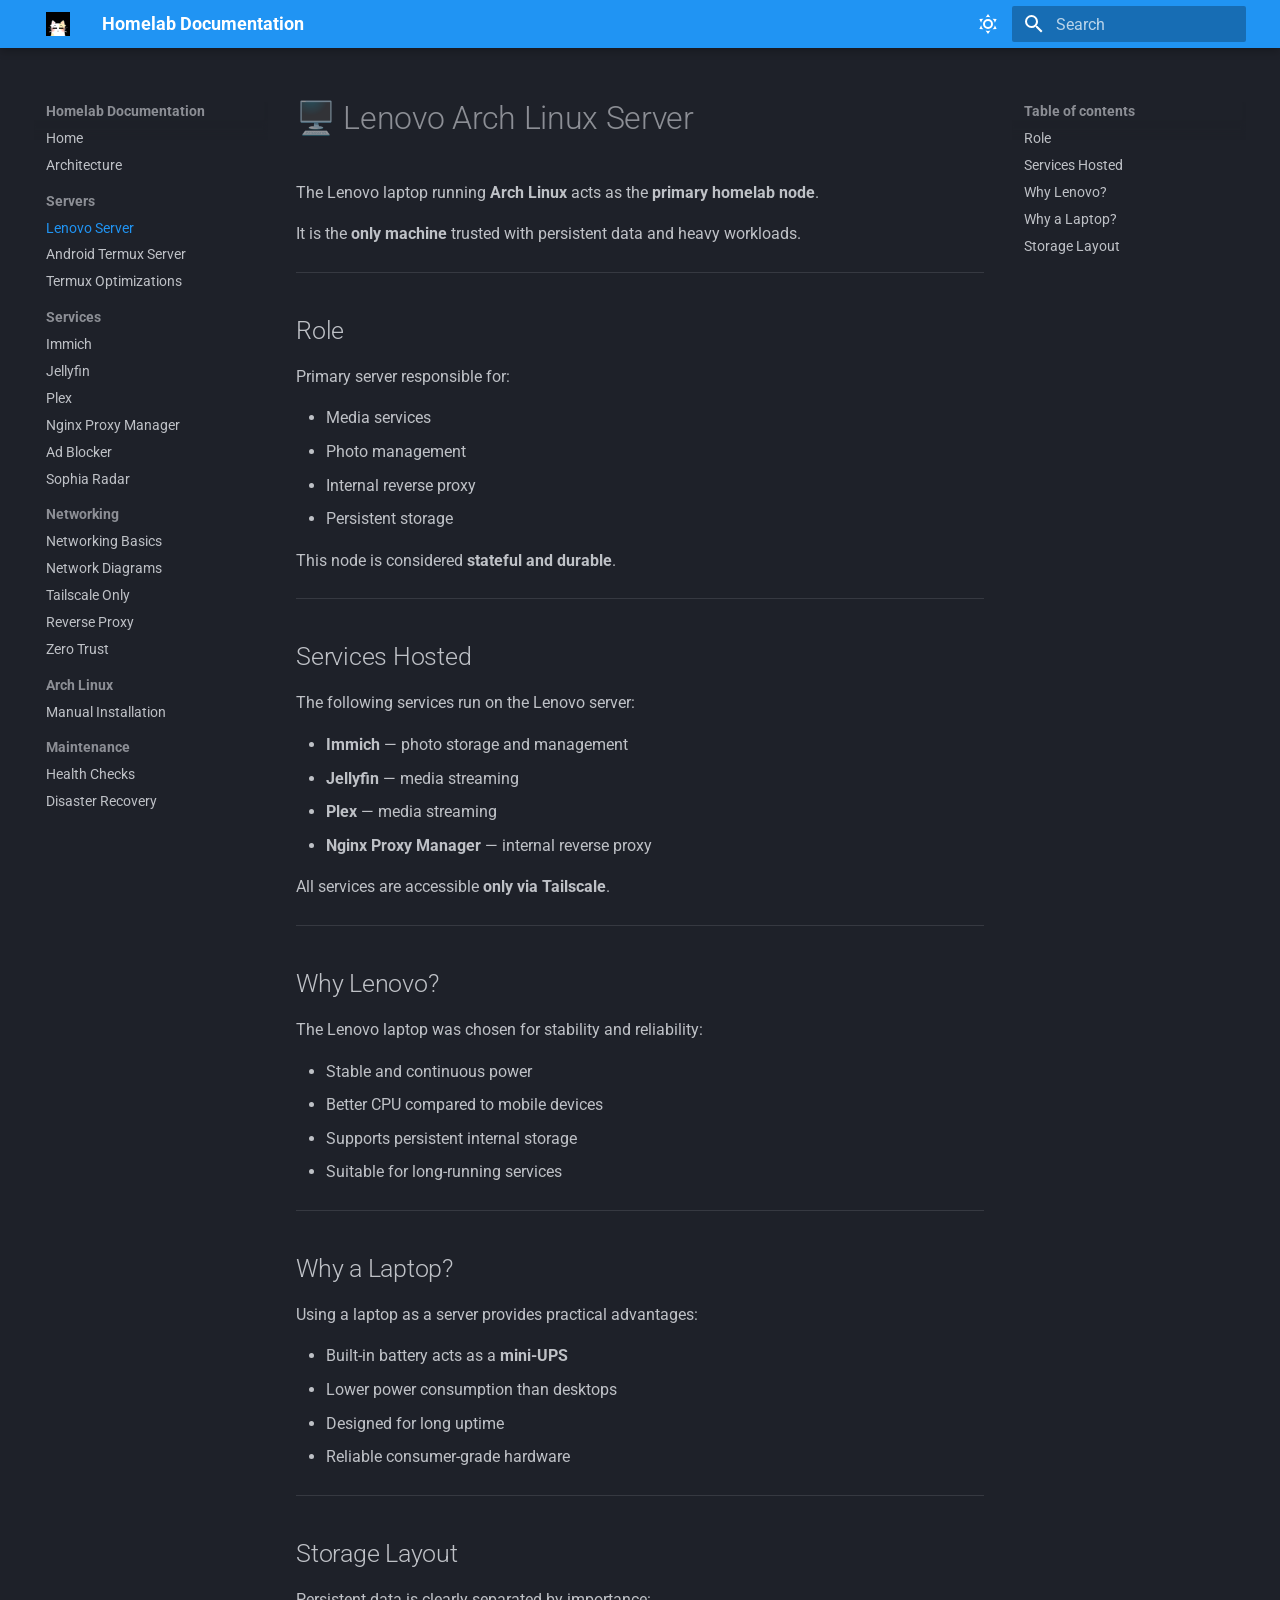
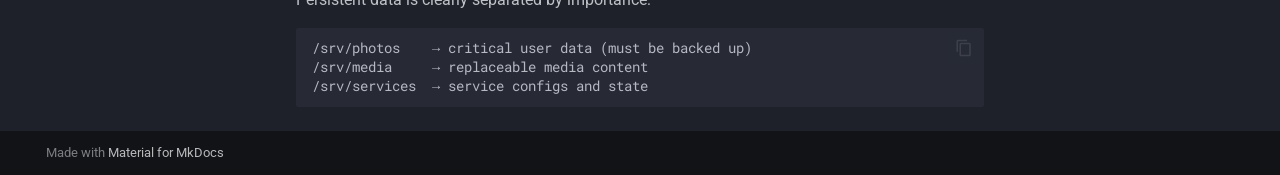
<file: servers/lenovo/index.html>
<!doctype html>
<html lang="en" class="no-js">
  <head>
    
      <meta charset="utf-8">
      <meta name="viewport" content="width=device-width,initial-scale=1">
      
        <meta name="description" content="Learn self-hosting with Arch Linux, Android Termux, Tailscale, and Zero Trust">
      
      
        <meta name="author" content="terrich">
      
      
      
        <link rel="prev" href="../../architecture/">
      
      
        <link rel="next" href="../android-termux/">
      
      
        
      
      
      <link rel="icon" href="../../assets/logo.png">
      <meta name="generator" content="mkdocs-1.6.1, mkdocs-material-9.7.1">
    
    
      
        <title>Lenovo Server - Homelab Documentation</title>
      
    
    
      <link rel="stylesheet" href="../../assets/stylesheets/main.484c7ddc.min.css">
      
        
        <link rel="stylesheet" href="../../assets/stylesheets/palette.ab4e12ef.min.css">
      
      


    
    
      
    
    
      
        
        
        <link rel="preconnect" href="https://fonts.gstatic.com" crossorigin>
        <link rel="stylesheet" href="https://fonts.googleapis.com/css?family=Roboto:300,300i,400,400i,700,700i%7CRoboto+Mono:400,400i,700,700i&display=fallback">
        <style>:root{--md-text-font:"Roboto";--md-code-font:"Roboto Mono"}</style>
      
    
    
    <script>__md_scope=new URL("../..",location),__md_hash=e=>[...e].reduce(((e,_)=>(e<<5)-e+_.charCodeAt(0)),0),__md_get=(e,_=localStorage,t=__md_scope)=>JSON.parse(_.getItem(t.pathname+"."+e)),__md_set=(e,_,t=localStorage,a=__md_scope)=>{try{t.setItem(a.pathname+"."+e,JSON.stringify(_))}catch(e){}}</script>
    
      

    
    
  </head>
  
  
    
    
      
    
    
    
    
    <body dir="ltr" data-md-color-scheme="slate" data-md-color-primary="blue" data-md-color-accent="cyan">
  
    
    <input class="md-toggle" data-md-toggle="drawer" type="checkbox" id="__drawer" autocomplete="off">
    <input class="md-toggle" data-md-toggle="search" type="checkbox" id="__search" autocomplete="off">
    <label class="md-overlay" for="__drawer"></label>
    <div data-md-component="skip">
      
        
        <a href="#lenovo-arch-linux-server" class="md-skip">
          Skip to content
        </a>
      
    </div>
    <div data-md-component="announce">
      
    </div>
    
    
      

  

<header class="md-header md-header--shadow" data-md-component="header">
  <nav class="md-header__inner md-grid" aria-label="Header">
    <a href="../.." title="Homelab Documentation" class="md-header__button md-logo" aria-label="Homelab Documentation" data-md-component="logo">
      
  <img src="../../assets/logo.png" alt="logo">

    </a>
    <label class="md-header__button md-icon" for="__drawer">
      
      <svg xmlns="http://www.w3.org/2000/svg" viewBox="0 0 24 24"><path d="M3 6h18v2H3zm0 5h18v2H3zm0 5h18v2H3z"/></svg>
    </label>
    <div class="md-header__title" data-md-component="header-title">
      <div class="md-header__ellipsis">
        <div class="md-header__topic">
          <span class="md-ellipsis">
            Homelab Documentation
          </span>
        </div>
        <div class="md-header__topic" data-md-component="header-topic">
          <span class="md-ellipsis">
            
              Lenovo Server
            
          </span>
        </div>
      </div>
    </div>
    
      
        <form class="md-header__option" data-md-component="palette">
  
    
    
    
    <input class="md-option" data-md-color-media="" data-md-color-scheme="slate" data-md-color-primary="blue" data-md-color-accent="cyan"  aria-label="Switch to light mode"  type="radio" name="__palette" id="__palette_0">
    
      <label class="md-header__button md-icon" title="Switch to light mode" for="__palette_1" hidden>
        <svg xmlns="http://www.w3.org/2000/svg" viewBox="0 0 24 24"><path d="M12 7a5 5 0 0 1 5 5 5 5 0 0 1-5 5 5 5 0 0 1-5-5 5 5 0 0 1 5-5m0 2a3 3 0 0 0-3 3 3 3 0 0 0 3 3 3 3 0 0 0 3-3 3 3 0 0 0-3-3m0-7 2.39 3.42C13.65 5.15 12.84 5 12 5s-1.65.15-2.39.42zM3.34 7l4.16-.35A7.2 7.2 0 0 0 5.94 8.5c-.44.74-.69 1.5-.83 2.29zm.02 10 1.76-3.77a7.131 7.131 0 0 0 2.38 4.14zM20.65 7l-1.77 3.79a7.02 7.02 0 0 0-2.38-4.15zm-.01 10-4.14.36c.59-.51 1.12-1.14 1.54-1.86.42-.73.69-1.5.83-2.29zM12 22l-2.41-3.44c.74.27 1.55.44 2.41.44.82 0 1.63-.17 2.37-.44z"/></svg>
      </label>
    
  
    
    
    
    <input class="md-option" data-md-color-media="" data-md-color-scheme="default" data-md-color-primary="blue" data-md-color-accent="cyan"  aria-label="Switch to dark mode"  type="radio" name="__palette" id="__palette_1">
    
      <label class="md-header__button md-icon" title="Switch to dark mode" for="__palette_0" hidden>
        <svg xmlns="http://www.w3.org/2000/svg" viewBox="0 0 24 24"><path d="m17.75 4.09-2.53 1.94.91 3.06-2.63-1.81-2.63 1.81.91-3.06-2.53-1.94L12.44 4l1.06-3 1.06 3zm3.5 6.91-1.64 1.25.59 1.98-1.7-1.17-1.7 1.17.59-1.98L15.75 11l2.06-.05L18.5 9l.69 1.95zm-2.28 4.95c.83-.08 1.72 1.1 1.19 1.85-.32.45-.66.87-1.08 1.27C15.17 23 8.84 23 4.94 19.07c-3.91-3.9-3.91-10.24 0-14.14.4-.4.82-.76 1.27-1.08.75-.53 1.93.36 1.85 1.19-.27 2.86.69 5.83 2.89 8.02a9.96 9.96 0 0 0 8.02 2.89m-1.64 2.02a12.08 12.08 0 0 1-7.8-3.47c-2.17-2.19-3.33-5-3.49-7.82-2.81 3.14-2.7 7.96.31 10.98 3.02 3.01 7.84 3.12 10.98.31"/></svg>
      </label>
    
  
</form>
      
    
    
      <script>var palette=__md_get("__palette");if(palette&&palette.color){if("(prefers-color-scheme)"===palette.color.media){var media=matchMedia("(prefers-color-scheme: light)"),input=document.querySelector(media.matches?"[data-md-color-media='(prefers-color-scheme: light)']":"[data-md-color-media='(prefers-color-scheme: dark)']");palette.color.media=input.getAttribute("data-md-color-media"),palette.color.scheme=input.getAttribute("data-md-color-scheme"),palette.color.primary=input.getAttribute("data-md-color-primary"),palette.color.accent=input.getAttribute("data-md-color-accent")}for(var[key,value]of Object.entries(palette.color))document.body.setAttribute("data-md-color-"+key,value)}</script>
    
    
    
      
      
        <label class="md-header__button md-icon" for="__search">
          
          <svg xmlns="http://www.w3.org/2000/svg" viewBox="0 0 24 24"><path d="M9.5 3A6.5 6.5 0 0 1 16 9.5c0 1.61-.59 3.09-1.56 4.23l.27.27h.79l5 5-1.5 1.5-5-5v-.79l-.27-.27A6.52 6.52 0 0 1 9.5 16 6.5 6.5 0 0 1 3 9.5 6.5 6.5 0 0 1 9.5 3m0 2C7 5 5 7 5 9.5S7 14 9.5 14 14 12 14 9.5 12 5 9.5 5"/></svg>
        </label>
        <div class="md-search" data-md-component="search" role="dialog">
  <label class="md-search__overlay" for="__search"></label>
  <div class="md-search__inner" role="search">
    <form class="md-search__form" name="search">
      <input type="text" class="md-search__input" name="query" aria-label="Search" placeholder="Search" autocapitalize="off" autocorrect="off" autocomplete="off" spellcheck="false" data-md-component="search-query" required>
      <label class="md-search__icon md-icon" for="__search">
        
        <svg xmlns="http://www.w3.org/2000/svg" viewBox="0 0 24 24"><path d="M9.5 3A6.5 6.5 0 0 1 16 9.5c0 1.61-.59 3.09-1.56 4.23l.27.27h.79l5 5-1.5 1.5-5-5v-.79l-.27-.27A6.52 6.52 0 0 1 9.5 16 6.5 6.5 0 0 1 3 9.5 6.5 6.5 0 0 1 9.5 3m0 2C7 5 5 7 5 9.5S7 14 9.5 14 14 12 14 9.5 12 5 9.5 5"/></svg>
        
        <svg xmlns="http://www.w3.org/2000/svg" viewBox="0 0 24 24"><path d="M20 11v2H8l5.5 5.5-1.42 1.42L4.16 12l7.92-7.92L13.5 5.5 8 11z"/></svg>
      </label>
      <nav class="md-search__options" aria-label="Search">
        
        <button type="reset" class="md-search__icon md-icon" title="Clear" aria-label="Clear" tabindex="-1">
          
          <svg xmlns="http://www.w3.org/2000/svg" viewBox="0 0 24 24"><path d="M19 6.41 17.59 5 12 10.59 6.41 5 5 6.41 10.59 12 5 17.59 6.41 19 12 13.41 17.59 19 19 17.59 13.41 12z"/></svg>
        </button>
      </nav>
      
        <div class="md-search__suggest" data-md-component="search-suggest"></div>
      
    </form>
    <div class="md-search__output">
      <div class="md-search__scrollwrap" tabindex="0" data-md-scrollfix>
        <div class="md-search-result" data-md-component="search-result">
          <div class="md-search-result__meta">
            Initializing search
          </div>
          <ol class="md-search-result__list" role="presentation"></ol>
        </div>
      </div>
    </div>
  </div>
</div>
      
    
    
  </nav>
  
</header>
    
    <div class="md-container" data-md-component="container">
      
      
        
          
        
      
      <main class="md-main" data-md-component="main">
        <div class="md-main__inner md-grid">
          
            
              
              <div class="md-sidebar md-sidebar--primary" data-md-component="sidebar" data-md-type="navigation" >
                <div class="md-sidebar__scrollwrap">
                  <div class="md-sidebar__inner">
                    



<nav class="md-nav md-nav--primary" aria-label="Navigation" data-md-level="0">
  <label class="md-nav__title" for="__drawer">
    <a href="../.." title="Homelab Documentation" class="md-nav__button md-logo" aria-label="Homelab Documentation" data-md-component="logo">
      
  <img src="../../assets/logo.png" alt="logo">

    </a>
    Homelab Documentation
  </label>
  
  <ul class="md-nav__list" data-md-scrollfix>
    
      
      
  
  
  
  
    <li class="md-nav__item">
      <a href="../.." class="md-nav__link">
        
  
  
  <span class="md-ellipsis">
    
  
    Home
  

    
  </span>
  
  

      </a>
    </li>
  

    
      
      
  
  
  
  
    <li class="md-nav__item">
      <a href="../../architecture/" class="md-nav__link">
        
  
  
  <span class="md-ellipsis">
    
  
    Architecture
  

    
  </span>
  
  

      </a>
    </li>
  

    
      
      
  
  
    
  
  
  
    
    
    
    
      
        
        
      
    
    
    <li class="md-nav__item md-nav__item--active md-nav__item--section md-nav__item--nested">
      
        
        
        <input class="md-nav__toggle md-toggle " type="checkbox" id="__nav_3" checked>
        
          
          <label class="md-nav__link" for="__nav_3" id="__nav_3_label" tabindex="">
            
  
  
  <span class="md-ellipsis">
    
  
    Servers
  

    
  </span>
  
  

            <span class="md-nav__icon md-icon"></span>
          </label>
        
        <nav class="md-nav" data-md-level="1" aria-labelledby="__nav_3_label" aria-expanded="true">
          <label class="md-nav__title" for="__nav_3">
            <span class="md-nav__icon md-icon"></span>
            
  
    Servers
  

          </label>
          <ul class="md-nav__list" data-md-scrollfix>
            
              
                
  
  
    
  
  
  
    <li class="md-nav__item md-nav__item--active">
      
      <input class="md-nav__toggle md-toggle" type="checkbox" id="__toc">
      
      
        
      
      
        <label class="md-nav__link md-nav__link--active" for="__toc">
          
  
  
  <span class="md-ellipsis">
    
  
    Lenovo Server
  

    
  </span>
  
  

          <span class="md-nav__icon md-icon"></span>
        </label>
      
      <a href="./" class="md-nav__link md-nav__link--active">
        
  
  
  <span class="md-ellipsis">
    
  
    Lenovo Server
  

    
  </span>
  
  

      </a>
      
        

<nav class="md-nav md-nav--secondary" aria-label="Table of contents">
  
  
  
    
  
  
    <label class="md-nav__title" for="__toc">
      <span class="md-nav__icon md-icon"></span>
      Table of contents
    </label>
    <ul class="md-nav__list" data-md-component="toc" data-md-scrollfix>
      
        <li class="md-nav__item">
  <a href="#role" class="md-nav__link">
    <span class="md-ellipsis">
      
        Role
      
    </span>
  </a>
  
</li>
      
        <li class="md-nav__item">
  <a href="#services-hosted" class="md-nav__link">
    <span class="md-ellipsis">
      
        Services Hosted
      
    </span>
  </a>
  
</li>
      
        <li class="md-nav__item">
  <a href="#why-lenovo" class="md-nav__link">
    <span class="md-ellipsis">
      
        Why Lenovo?
      
    </span>
  </a>
  
</li>
      
        <li class="md-nav__item">
  <a href="#why-a-laptop" class="md-nav__link">
    <span class="md-ellipsis">
      
        Why a Laptop?
      
    </span>
  </a>
  
</li>
      
        <li class="md-nav__item">
  <a href="#storage-layout" class="md-nav__link">
    <span class="md-ellipsis">
      
        Storage Layout
      
    </span>
  </a>
  
</li>
      
    </ul>
  
</nav>
      
    </li>
  

              
            
              
                
  
  
  
  
    <li class="md-nav__item">
      <a href="../android-termux/" class="md-nav__link">
        
  
  
  <span class="md-ellipsis">
    
  
    Android Termux Server
  

    
  </span>
  
  

      </a>
    </li>
  

              
            
              
                
  
  
  
  
    <li class="md-nav__item">
      <a href="../termux-optimizations/" class="md-nav__link">
        
  
  
  <span class="md-ellipsis">
    
  
    Termux Optimizations
  

    
  </span>
  
  

      </a>
    </li>
  

              
            
          </ul>
        </nav>
      
    </li>
  

    
      
      
  
  
  
  
    
    
    
    
      
        
        
      
    
    
    <li class="md-nav__item md-nav__item--section md-nav__item--nested">
      
        
        
        <input class="md-nav__toggle md-toggle " type="checkbox" id="__nav_4" >
        
          
          <label class="md-nav__link" for="__nav_4" id="__nav_4_label" tabindex="">
            
  
  
  <span class="md-ellipsis">
    
  
    Services
  

    
  </span>
  
  

            <span class="md-nav__icon md-icon"></span>
          </label>
        
        <nav class="md-nav" data-md-level="1" aria-labelledby="__nav_4_label" aria-expanded="false">
          <label class="md-nav__title" for="__nav_4">
            <span class="md-nav__icon md-icon"></span>
            
  
    Services
  

          </label>
          <ul class="md-nav__list" data-md-scrollfix>
            
              
                
  
  
  
  
    <li class="md-nav__item">
      <a href="../../services/immich.md" class="md-nav__link">
        
  
  
  <span class="md-ellipsis">
    
  
    Immich
  

    
  </span>
  
  

      </a>
    </li>
  

              
            
              
                
  
  
  
  
    <li class="md-nav__item">
      <a href="../../services/jellyfin.md" class="md-nav__link">
        
  
  
  <span class="md-ellipsis">
    
  
    Jellyfin
  

    
  </span>
  
  

      </a>
    </li>
  

              
            
              
                
  
  
  
  
    <li class="md-nav__item">
      <a href="../../services/plex.md" class="md-nav__link">
        
  
  
  <span class="md-ellipsis">
    
  
    Plex
  

    
  </span>
  
  

      </a>
    </li>
  

              
            
              
                
  
  
  
  
    <li class="md-nav__item">
      <a href="../../services/nginx-proxy-manager.md" class="md-nav__link">
        
  
  
  <span class="md-ellipsis">
    
  
    Nginx Proxy Manager
  

    
  </span>
  
  

      </a>
    </li>
  

              
            
              
                
  
  
  
  
    <li class="md-nav__item">
      <a href="../../services/adblocker.md" class="md-nav__link">
        
  
  
  <span class="md-ellipsis">
    
  
    Ad Blocker
  

    
  </span>
  
  

      </a>
    </li>
  

              
            
              
                
  
  
  
  
    <li class="md-nav__item">
      <a href="../../services/sophia-radar.md" class="md-nav__link">
        
  
  
  <span class="md-ellipsis">
    
  
    Sophia Radar
  

    
  </span>
  
  

      </a>
    </li>
  

              
            
          </ul>
        </nav>
      
    </li>
  

    
      
      
  
  
  
  
    
    
    
    
      
        
        
      
    
    
    <li class="md-nav__item md-nav__item--section md-nav__item--nested">
      
        
        
        <input class="md-nav__toggle md-toggle " type="checkbox" id="__nav_5" >
        
          
          <label class="md-nav__link" for="__nav_5" id="__nav_5_label" tabindex="">
            
  
  
  <span class="md-ellipsis">
    
  
    Networking
  

    
  </span>
  
  

            <span class="md-nav__icon md-icon"></span>
          </label>
        
        <nav class="md-nav" data-md-level="1" aria-labelledby="__nav_5_label" aria-expanded="false">
          <label class="md-nav__title" for="__nav_5">
            <span class="md-nav__icon md-icon"></span>
            
  
    Networking
  

          </label>
          <ul class="md-nav__list" data-md-scrollfix>
            
              
                
  
  
  
  
    <li class="md-nav__item">
      <a href="../../networking/basics/" class="md-nav__link">
        
  
  
  <span class="md-ellipsis">
    
  
    Networking Basics
  

    
  </span>
  
  

      </a>
    </li>
  

              
            
              
                
  
  
  
  
    <li class="md-nav__item">
      <a href="../../networking/diagrams/" class="md-nav__link">
        
  
  
  <span class="md-ellipsis">
    
  
    Network Diagrams
  

    
  </span>
  
  

      </a>
    </li>
  

              
            
              
                
  
  
  
  
    <li class="md-nav__item">
      <a href="../../networking/tailscale-only/" class="md-nav__link">
        
  
  
  <span class="md-ellipsis">
    
  
    Tailscale Only
  

    
  </span>
  
  

      </a>
    </li>
  

              
            
              
                
  
  
  
  
    <li class="md-nav__item">
      <a href="../../networking/reverse-proxy/" class="md-nav__link">
        
  
  
  <span class="md-ellipsis">
    
  
    Reverse Proxy
  

    
  </span>
  
  

      </a>
    </li>
  

              
            
              
                
  
  
  
  
    <li class="md-nav__item">
      <a href="../../networking/zero-trust/" class="md-nav__link">
        
  
  
  <span class="md-ellipsis">
    
  
    Zero Trust
  

    
  </span>
  
  

      </a>
    </li>
  

              
            
          </ul>
        </nav>
      
    </li>
  

    
      
      
  
  
  
  
    
    
    
    
      
        
        
      
    
    
    <li class="md-nav__item md-nav__item--section md-nav__item--nested">
      
        
        
        <input class="md-nav__toggle md-toggle " type="checkbox" id="__nav_6" >
        
          
          <label class="md-nav__link" for="__nav_6" id="__nav_6_label" tabindex="">
            
  
  
  <span class="md-ellipsis">
    
  
    Arch Linux
  

    
  </span>
  
  

            <span class="md-nav__icon md-icon"></span>
          </label>
        
        <nav class="md-nav" data-md-level="1" aria-labelledby="__nav_6_label" aria-expanded="false">
          <label class="md-nav__title" for="__nav_6">
            <span class="md-nav__icon md-icon"></span>
            
  
    Arch Linux
  

          </label>
          <ul class="md-nav__list" data-md-scrollfix>
            
              
                
  
  
  
  
    <li class="md-nav__item">
      <a href="../../arch-linux/manual-install/" class="md-nav__link">
        
  
  
  <span class="md-ellipsis">
    
  
    Manual Installation
  

    
  </span>
  
  

      </a>
    </li>
  

              
            
          </ul>
        </nav>
      
    </li>
  

    
      
      
  
  
  
  
    
    
    
    
      
        
        
      
    
    
    <li class="md-nav__item md-nav__item--section md-nav__item--nested">
      
        
        
        <input class="md-nav__toggle md-toggle " type="checkbox" id="__nav_7" >
        
          
          <label class="md-nav__link" for="__nav_7" id="__nav_7_label" tabindex="">
            
  
  
  <span class="md-ellipsis">
    
  
    Maintenance
  

    
  </span>
  
  

            <span class="md-nav__icon md-icon"></span>
          </label>
        
        <nav class="md-nav" data-md-level="1" aria-labelledby="__nav_7_label" aria-expanded="false">
          <label class="md-nav__title" for="__nav_7">
            <span class="md-nav__icon md-icon"></span>
            
  
    Maintenance
  

          </label>
          <ul class="md-nav__list" data-md-scrollfix>
            
              
                
  
  
  
  
    <li class="md-nav__item">
      <a href="../../maintenance/health-checks/" class="md-nav__link">
        
  
  
  <span class="md-ellipsis">
    
  
    Health Checks
  

    
  </span>
  
  

      </a>
    </li>
  

              
            
              
                
  
  
  
  
    <li class="md-nav__item">
      <a href="../../maintenance/disaster-recovery/" class="md-nav__link">
        
  
  
  <span class="md-ellipsis">
    
  
    Disaster Recovery
  

    
  </span>
  
  

      </a>
    </li>
  

              
            
          </ul>
        </nav>
      
    </li>
  

    
  </ul>
</nav>
                  </div>
                </div>
              </div>
            
            
              
              <div class="md-sidebar md-sidebar--secondary" data-md-component="sidebar" data-md-type="toc" >
                <div class="md-sidebar__scrollwrap">
                  <div class="md-sidebar__inner">
                    

<nav class="md-nav md-nav--secondary" aria-label="Table of contents">
  
  
  
    
  
  
    <label class="md-nav__title" for="__toc">
      <span class="md-nav__icon md-icon"></span>
      Table of contents
    </label>
    <ul class="md-nav__list" data-md-component="toc" data-md-scrollfix>
      
        <li class="md-nav__item">
  <a href="#role" class="md-nav__link">
    <span class="md-ellipsis">
      
        Role
      
    </span>
  </a>
  
</li>
      
        <li class="md-nav__item">
  <a href="#services-hosted" class="md-nav__link">
    <span class="md-ellipsis">
      
        Services Hosted
      
    </span>
  </a>
  
</li>
      
        <li class="md-nav__item">
  <a href="#why-lenovo" class="md-nav__link">
    <span class="md-ellipsis">
      
        Why Lenovo?
      
    </span>
  </a>
  
</li>
      
        <li class="md-nav__item">
  <a href="#why-a-laptop" class="md-nav__link">
    <span class="md-ellipsis">
      
        Why a Laptop?
      
    </span>
  </a>
  
</li>
      
        <li class="md-nav__item">
  <a href="#storage-layout" class="md-nav__link">
    <span class="md-ellipsis">
      
        Storage Layout
      
    </span>
  </a>
  
</li>
      
    </ul>
  
</nav>
                  </div>
                </div>
              </div>
            
          
          
            <div class="md-content" data-md-component="content">
              
              <article class="md-content__inner md-typeset">
                
                  



<h1 id="lenovo-arch-linux-server">🖥️ Lenovo Arch Linux Server</h1>
<p>The Lenovo laptop running <strong>Arch Linux</strong> acts as the <strong>primary homelab node</strong>.</p>
<p>It is the <strong>only machine</strong> trusted with persistent data and heavy workloads.</p>
<hr />
<h2 id="role">Role</h2>
<p>Primary server responsible for:</p>
<ul>
<li>Media services</li>
<li>Photo management</li>
<li>Internal reverse proxy</li>
<li>Persistent storage</li>
</ul>
<p>This node is considered <strong>stateful and durable</strong>.</p>
<hr />
<h2 id="services-hosted">Services Hosted</h2>
<p>The following services run on the Lenovo server:</p>
<ul>
<li><strong>Immich</strong> — photo storage and management</li>
<li><strong>Jellyfin</strong> — media streaming</li>
<li><strong>Plex</strong> — media streaming</li>
<li><strong>Nginx Proxy Manager</strong> — internal reverse proxy</li>
</ul>
<p>All services are accessible <strong>only via Tailscale</strong>.</p>
<hr />
<h2 id="why-lenovo">Why Lenovo?</h2>
<p>The Lenovo laptop was chosen for stability and reliability:</p>
<ul>
<li>Stable and continuous power</li>
<li>Better CPU compared to mobile devices</li>
<li>Supports persistent internal storage</li>
<li>Suitable for long-running services</li>
</ul>
<hr />
<h2 id="why-a-laptop">Why a Laptop?</h2>
<p>Using a laptop as a server provides practical advantages:</p>
<ul>
<li>Built-in battery acts as a <strong>mini-UPS</strong></li>
<li>Lower power consumption than desktops</li>
<li>Designed for long uptime</li>
<li>Reliable consumer-grade hardware</li>
</ul>
<hr />
<h2 id="storage-layout">Storage Layout</h2>
<p>Persistent data is clearly separated by importance:</p>
<div class="highlight"><pre><span></span><code>/srv/photos    → critical user data (must be backed up)
/srv/media     → replaceable media content
/srv/services  → service configs and state
</code></pre></div>












                
              </article>
            </div>
          
          
<script>var target=document.getElementById(location.hash.slice(1));target&&target.name&&(target.checked=target.name.startsWith("__tabbed_"))</script>
        </div>
        
          <button type="button" class="md-top md-icon" data-md-component="top" hidden>
  
  <svg xmlns="http://www.w3.org/2000/svg" viewBox="0 0 24 24"><path d="M13 20h-2V8l-5.5 5.5-1.42-1.42L12 4.16l7.92 7.92-1.42 1.42L13 8z"/></svg>
  Back to top
</button>
        
      </main>
      
        <footer class="md-footer">
  
  <div class="md-footer-meta md-typeset">
    <div class="md-footer-meta__inner md-grid">
      <div class="md-copyright">
  
  
    Made with
    <a href="https://squidfunk.github.io/mkdocs-material/" target="_blank" rel="noopener">
      Material for MkDocs
    </a>
  
</div>
      
    </div>
  </div>
</footer>
      
    </div>
    <div class="md-dialog" data-md-component="dialog">
      <div class="md-dialog__inner md-typeset"></div>
    </div>
    
    
    
      
      
      <script id="__config" type="application/json">{"annotate": null, "base": "../..", "features": ["navigation.top", "navigation.sections", "content.code.copy", "search.highlight", "search.suggest"], "search": "../../assets/javascripts/workers/search.2c215733.min.js", "tags": null, "translations": {"clipboard.copied": "Copied to clipboard", "clipboard.copy": "Copy to clipboard", "search.result.more.one": "1 more on this page", "search.result.more.other": "# more on this page", "search.result.none": "No matching documents", "search.result.one": "1 matching document", "search.result.other": "# matching documents", "search.result.placeholder": "Type to start searching", "search.result.term.missing": "Missing", "select.version": "Select version"}, "version": null}</script>
    
    
      <script src="../../assets/javascripts/bundle.79ae519e.min.js"></script>
      
    
  </body>
</html>
</file>
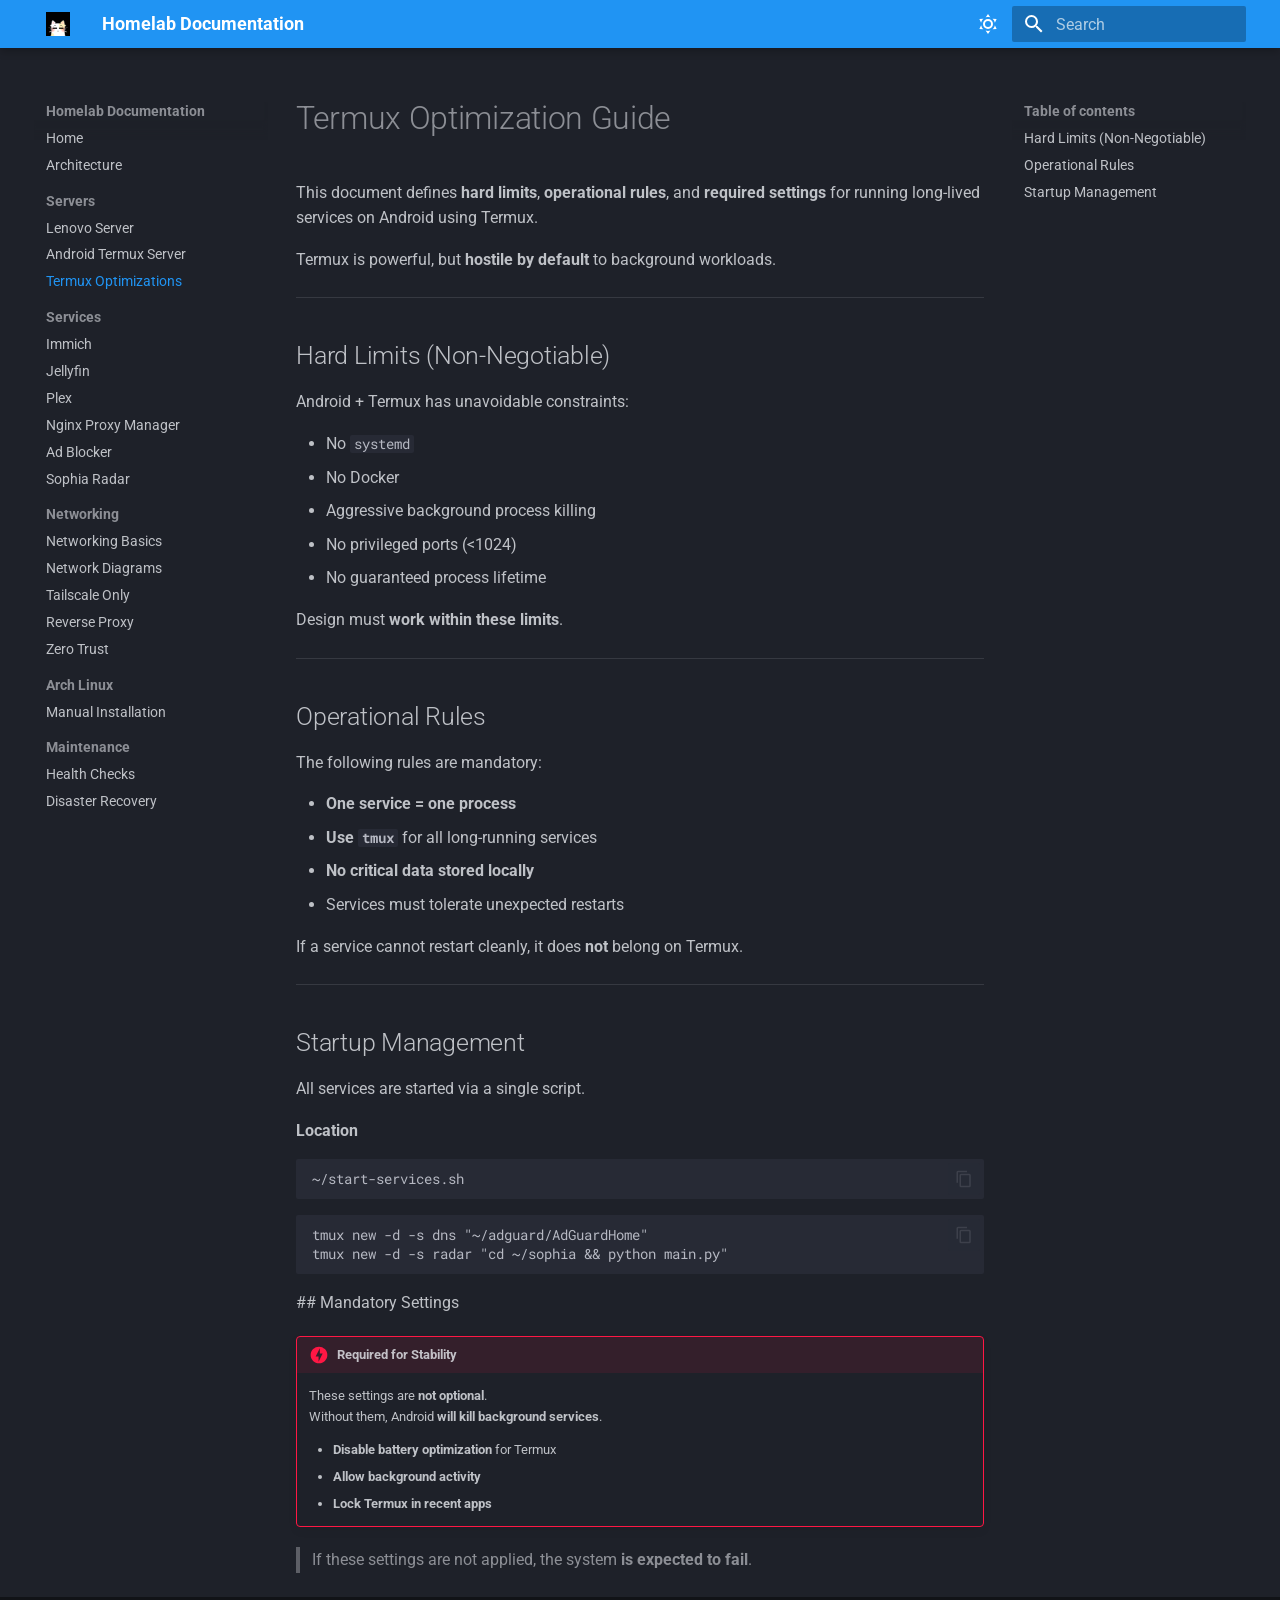
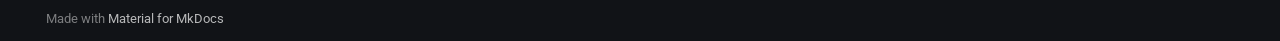
<file: servers/termux-optimizations/index.html>
<!doctype html>
<html lang="en" class="no-js">
  <head>
    
      <meta charset="utf-8">
      <meta name="viewport" content="width=device-width,initial-scale=1">
      
        <meta name="description" content="Learn self-hosting with Arch Linux, Android Termux, Tailscale, and Zero Trust">
      
      
        <meta name="author" content="terrich">
      
      
      
        <link rel="prev" href="../android-termux/">
      
      
        <link rel="next" href="../../networking/basics/">
      
      
        
      
      
      <link rel="icon" href="../../assets/logo.png">
      <meta name="generator" content="mkdocs-1.6.1, mkdocs-material-9.7.1">
    
    
      
        <title>Termux Optimizations - Homelab Documentation</title>
      
    
    
      <link rel="stylesheet" href="../../assets/stylesheets/main.484c7ddc.min.css">
      
        
        <link rel="stylesheet" href="../../assets/stylesheets/palette.ab4e12ef.min.css">
      
      


    
    
      
    
    
      
        
        
        <link rel="preconnect" href="https://fonts.gstatic.com" crossorigin>
        <link rel="stylesheet" href="https://fonts.googleapis.com/css?family=Roboto:300,300i,400,400i,700,700i%7CRoboto+Mono:400,400i,700,700i&display=fallback">
        <style>:root{--md-text-font:"Roboto";--md-code-font:"Roboto Mono"}</style>
      
    
    
    <script>__md_scope=new URL("../..",location),__md_hash=e=>[...e].reduce(((e,_)=>(e<<5)-e+_.charCodeAt(0)),0),__md_get=(e,_=localStorage,t=__md_scope)=>JSON.parse(_.getItem(t.pathname+"."+e)),__md_set=(e,_,t=localStorage,a=__md_scope)=>{try{t.setItem(a.pathname+"."+e,JSON.stringify(_))}catch(e){}}</script>
    
      

    
    
  </head>
  
  
    
    
      
    
    
    
    
    <body dir="ltr" data-md-color-scheme="slate" data-md-color-primary="blue" data-md-color-accent="cyan">
  
    
    <input class="md-toggle" data-md-toggle="drawer" type="checkbox" id="__drawer" autocomplete="off">
    <input class="md-toggle" data-md-toggle="search" type="checkbox" id="__search" autocomplete="off">
    <label class="md-overlay" for="__drawer"></label>
    <div data-md-component="skip">
      
        
        <a href="#termux-optimization-guide" class="md-skip">
          Skip to content
        </a>
      
    </div>
    <div data-md-component="announce">
      
    </div>
    
    
      

  

<header class="md-header md-header--shadow" data-md-component="header">
  <nav class="md-header__inner md-grid" aria-label="Header">
    <a href="../.." title="Homelab Documentation" class="md-header__button md-logo" aria-label="Homelab Documentation" data-md-component="logo">
      
  <img src="../../assets/logo.png" alt="logo">

    </a>
    <label class="md-header__button md-icon" for="__drawer">
      
      <svg xmlns="http://www.w3.org/2000/svg" viewBox="0 0 24 24"><path d="M3 6h18v2H3zm0 5h18v2H3zm0 5h18v2H3z"/></svg>
    </label>
    <div class="md-header__title" data-md-component="header-title">
      <div class="md-header__ellipsis">
        <div class="md-header__topic">
          <span class="md-ellipsis">
            Homelab Documentation
          </span>
        </div>
        <div class="md-header__topic" data-md-component="header-topic">
          <span class="md-ellipsis">
            
              Termux Optimizations
            
          </span>
        </div>
      </div>
    </div>
    
      
        <form class="md-header__option" data-md-component="palette">
  
    
    
    
    <input class="md-option" data-md-color-media="" data-md-color-scheme="slate" data-md-color-primary="blue" data-md-color-accent="cyan"  aria-label="Switch to light mode"  type="radio" name="__palette" id="__palette_0">
    
      <label class="md-header__button md-icon" title="Switch to light mode" for="__palette_1" hidden>
        <svg xmlns="http://www.w3.org/2000/svg" viewBox="0 0 24 24"><path d="M12 7a5 5 0 0 1 5 5 5 5 0 0 1-5 5 5 5 0 0 1-5-5 5 5 0 0 1 5-5m0 2a3 3 0 0 0-3 3 3 3 0 0 0 3 3 3 3 0 0 0 3-3 3 3 0 0 0-3-3m0-7 2.39 3.42C13.65 5.15 12.84 5 12 5s-1.65.15-2.39.42zM3.34 7l4.16-.35A7.2 7.2 0 0 0 5.94 8.5c-.44.74-.69 1.5-.83 2.29zm.02 10 1.76-3.77a7.131 7.131 0 0 0 2.38 4.14zM20.65 7l-1.77 3.79a7.02 7.02 0 0 0-2.38-4.15zm-.01 10-4.14.36c.59-.51 1.12-1.14 1.54-1.86.42-.73.69-1.5.83-2.29zM12 22l-2.41-3.44c.74.27 1.55.44 2.41.44.82 0 1.63-.17 2.37-.44z"/></svg>
      </label>
    
  
    
    
    
    <input class="md-option" data-md-color-media="" data-md-color-scheme="default" data-md-color-primary="blue" data-md-color-accent="cyan"  aria-label="Switch to dark mode"  type="radio" name="__palette" id="__palette_1">
    
      <label class="md-header__button md-icon" title="Switch to dark mode" for="__palette_0" hidden>
        <svg xmlns="http://www.w3.org/2000/svg" viewBox="0 0 24 24"><path d="m17.75 4.09-2.53 1.94.91 3.06-2.63-1.81-2.63 1.81.91-3.06-2.53-1.94L12.44 4l1.06-3 1.06 3zm3.5 6.91-1.64 1.25.59 1.98-1.7-1.17-1.7 1.17.59-1.98L15.75 11l2.06-.05L18.5 9l.69 1.95zm-2.28 4.95c.83-.08 1.72 1.1 1.19 1.85-.32.45-.66.87-1.08 1.27C15.17 23 8.84 23 4.94 19.07c-3.91-3.9-3.91-10.24 0-14.14.4-.4.82-.76 1.27-1.08.75-.53 1.93.36 1.85 1.19-.27 2.86.69 5.83 2.89 8.02a9.96 9.96 0 0 0 8.02 2.89m-1.64 2.02a12.08 12.08 0 0 1-7.8-3.47c-2.17-2.19-3.33-5-3.49-7.82-2.81 3.14-2.7 7.96.31 10.98 3.02 3.01 7.84 3.12 10.98.31"/></svg>
      </label>
    
  
</form>
      
    
    
      <script>var palette=__md_get("__palette");if(palette&&palette.color){if("(prefers-color-scheme)"===palette.color.media){var media=matchMedia("(prefers-color-scheme: light)"),input=document.querySelector(media.matches?"[data-md-color-media='(prefers-color-scheme: light)']":"[data-md-color-media='(prefers-color-scheme: dark)']");palette.color.media=input.getAttribute("data-md-color-media"),palette.color.scheme=input.getAttribute("data-md-color-scheme"),palette.color.primary=input.getAttribute("data-md-color-primary"),palette.color.accent=input.getAttribute("data-md-color-accent")}for(var[key,value]of Object.entries(palette.color))document.body.setAttribute("data-md-color-"+key,value)}</script>
    
    
    
      
      
        <label class="md-header__button md-icon" for="__search">
          
          <svg xmlns="http://www.w3.org/2000/svg" viewBox="0 0 24 24"><path d="M9.5 3A6.5 6.5 0 0 1 16 9.5c0 1.61-.59 3.09-1.56 4.23l.27.27h.79l5 5-1.5 1.5-5-5v-.79l-.27-.27A6.52 6.52 0 0 1 9.5 16 6.5 6.5 0 0 1 3 9.5 6.5 6.5 0 0 1 9.5 3m0 2C7 5 5 7 5 9.5S7 14 9.5 14 14 12 14 9.5 12 5 9.5 5"/></svg>
        </label>
        <div class="md-search" data-md-component="search" role="dialog">
  <label class="md-search__overlay" for="__search"></label>
  <div class="md-search__inner" role="search">
    <form class="md-search__form" name="search">
      <input type="text" class="md-search__input" name="query" aria-label="Search" placeholder="Search" autocapitalize="off" autocorrect="off" autocomplete="off" spellcheck="false" data-md-component="search-query" required>
      <label class="md-search__icon md-icon" for="__search">
        
        <svg xmlns="http://www.w3.org/2000/svg" viewBox="0 0 24 24"><path d="M9.5 3A6.5 6.5 0 0 1 16 9.5c0 1.61-.59 3.09-1.56 4.23l.27.27h.79l5 5-1.5 1.5-5-5v-.79l-.27-.27A6.52 6.52 0 0 1 9.5 16 6.5 6.5 0 0 1 3 9.5 6.5 6.5 0 0 1 9.5 3m0 2C7 5 5 7 5 9.5S7 14 9.5 14 14 12 14 9.5 12 5 9.5 5"/></svg>
        
        <svg xmlns="http://www.w3.org/2000/svg" viewBox="0 0 24 24"><path d="M20 11v2H8l5.5 5.5-1.42 1.42L4.16 12l7.92-7.92L13.5 5.5 8 11z"/></svg>
      </label>
      <nav class="md-search__options" aria-label="Search">
        
        <button type="reset" class="md-search__icon md-icon" title="Clear" aria-label="Clear" tabindex="-1">
          
          <svg xmlns="http://www.w3.org/2000/svg" viewBox="0 0 24 24"><path d="M19 6.41 17.59 5 12 10.59 6.41 5 5 6.41 10.59 12 5 17.59 6.41 19 12 13.41 17.59 19 19 17.59 13.41 12z"/></svg>
        </button>
      </nav>
      
        <div class="md-search__suggest" data-md-component="search-suggest"></div>
      
    </form>
    <div class="md-search__output">
      <div class="md-search__scrollwrap" tabindex="0" data-md-scrollfix>
        <div class="md-search-result" data-md-component="search-result">
          <div class="md-search-result__meta">
            Initializing search
          </div>
          <ol class="md-search-result__list" role="presentation"></ol>
        </div>
      </div>
    </div>
  </div>
</div>
      
    
    
  </nav>
  
</header>
    
    <div class="md-container" data-md-component="container">
      
      
        
          
        
      
      <main class="md-main" data-md-component="main">
        <div class="md-main__inner md-grid">
          
            
              
              <div class="md-sidebar md-sidebar--primary" data-md-component="sidebar" data-md-type="navigation" >
                <div class="md-sidebar__scrollwrap">
                  <div class="md-sidebar__inner">
                    



<nav class="md-nav md-nav--primary" aria-label="Navigation" data-md-level="0">
  <label class="md-nav__title" for="__drawer">
    <a href="../.." title="Homelab Documentation" class="md-nav__button md-logo" aria-label="Homelab Documentation" data-md-component="logo">
      
  <img src="../../assets/logo.png" alt="logo">

    </a>
    Homelab Documentation
  </label>
  
  <ul class="md-nav__list" data-md-scrollfix>
    
      
      
  
  
  
  
    <li class="md-nav__item">
      <a href="../.." class="md-nav__link">
        
  
  
  <span class="md-ellipsis">
    
  
    Home
  

    
  </span>
  
  

      </a>
    </li>
  

    
      
      
  
  
  
  
    <li class="md-nav__item">
      <a href="../../architecture/" class="md-nav__link">
        
  
  
  <span class="md-ellipsis">
    
  
    Architecture
  

    
  </span>
  
  

      </a>
    </li>
  

    
      
      
  
  
    
  
  
  
    
    
    
    
      
        
        
      
    
    
    <li class="md-nav__item md-nav__item--active md-nav__item--section md-nav__item--nested">
      
        
        
        <input class="md-nav__toggle md-toggle " type="checkbox" id="__nav_3" checked>
        
          
          <label class="md-nav__link" for="__nav_3" id="__nav_3_label" tabindex="">
            
  
  
  <span class="md-ellipsis">
    
  
    Servers
  

    
  </span>
  
  

            <span class="md-nav__icon md-icon"></span>
          </label>
        
        <nav class="md-nav" data-md-level="1" aria-labelledby="__nav_3_label" aria-expanded="true">
          <label class="md-nav__title" for="__nav_3">
            <span class="md-nav__icon md-icon"></span>
            
  
    Servers
  

          </label>
          <ul class="md-nav__list" data-md-scrollfix>
            
              
                
  
  
  
  
    <li class="md-nav__item">
      <a href="../lenovo/" class="md-nav__link">
        
  
  
  <span class="md-ellipsis">
    
  
    Lenovo Server
  

    
  </span>
  
  

      </a>
    </li>
  

              
            
              
                
  
  
  
  
    <li class="md-nav__item">
      <a href="../android-termux/" class="md-nav__link">
        
  
  
  <span class="md-ellipsis">
    
  
    Android Termux Server
  

    
  </span>
  
  

      </a>
    </li>
  

              
            
              
                
  
  
    
  
  
  
    <li class="md-nav__item md-nav__item--active">
      
      <input class="md-nav__toggle md-toggle" type="checkbox" id="__toc">
      
      
        
      
      
        <label class="md-nav__link md-nav__link--active" for="__toc">
          
  
  
  <span class="md-ellipsis">
    
  
    Termux Optimizations
  

    
  </span>
  
  

          <span class="md-nav__icon md-icon"></span>
        </label>
      
      <a href="./" class="md-nav__link md-nav__link--active">
        
  
  
  <span class="md-ellipsis">
    
  
    Termux Optimizations
  

    
  </span>
  
  

      </a>
      
        

<nav class="md-nav md-nav--secondary" aria-label="Table of contents">
  
  
  
    
  
  
    <label class="md-nav__title" for="__toc">
      <span class="md-nav__icon md-icon"></span>
      Table of contents
    </label>
    <ul class="md-nav__list" data-md-component="toc" data-md-scrollfix>
      
        <li class="md-nav__item">
  <a href="#hard-limits-non-negotiable" class="md-nav__link">
    <span class="md-ellipsis">
      
        Hard Limits (Non-Negotiable)
      
    </span>
  </a>
  
</li>
      
        <li class="md-nav__item">
  <a href="#operational-rules" class="md-nav__link">
    <span class="md-ellipsis">
      
        Operational Rules
      
    </span>
  </a>
  
</li>
      
        <li class="md-nav__item">
  <a href="#startup-management" class="md-nav__link">
    <span class="md-ellipsis">
      
        Startup Management
      
    </span>
  </a>
  
</li>
      
    </ul>
  
</nav>
      
    </li>
  

              
            
          </ul>
        </nav>
      
    </li>
  

    
      
      
  
  
  
  
    
    
    
    
      
        
        
      
    
    
    <li class="md-nav__item md-nav__item--section md-nav__item--nested">
      
        
        
        <input class="md-nav__toggle md-toggle " type="checkbox" id="__nav_4" >
        
          
          <label class="md-nav__link" for="__nav_4" id="__nav_4_label" tabindex="">
            
  
  
  <span class="md-ellipsis">
    
  
    Services
  

    
  </span>
  
  

            <span class="md-nav__icon md-icon"></span>
          </label>
        
        <nav class="md-nav" data-md-level="1" aria-labelledby="__nav_4_label" aria-expanded="false">
          <label class="md-nav__title" for="__nav_4">
            <span class="md-nav__icon md-icon"></span>
            
  
    Services
  

          </label>
          <ul class="md-nav__list" data-md-scrollfix>
            
              
                
  
  
  
  
    <li class="md-nav__item">
      <a href="../../services/immich.md" class="md-nav__link">
        
  
  
  <span class="md-ellipsis">
    
  
    Immich
  

    
  </span>
  
  

      </a>
    </li>
  

              
            
              
                
  
  
  
  
    <li class="md-nav__item">
      <a href="../../services/jellyfin.md" class="md-nav__link">
        
  
  
  <span class="md-ellipsis">
    
  
    Jellyfin
  

    
  </span>
  
  

      </a>
    </li>
  

              
            
              
                
  
  
  
  
    <li class="md-nav__item">
      <a href="../../services/plex.md" class="md-nav__link">
        
  
  
  <span class="md-ellipsis">
    
  
    Plex
  

    
  </span>
  
  

      </a>
    </li>
  

              
            
              
                
  
  
  
  
    <li class="md-nav__item">
      <a href="../../services/nginx-proxy-manager.md" class="md-nav__link">
        
  
  
  <span class="md-ellipsis">
    
  
    Nginx Proxy Manager
  

    
  </span>
  
  

      </a>
    </li>
  

              
            
              
                
  
  
  
  
    <li class="md-nav__item">
      <a href="../../services/adblocker.md" class="md-nav__link">
        
  
  
  <span class="md-ellipsis">
    
  
    Ad Blocker
  

    
  </span>
  
  

      </a>
    </li>
  

              
            
              
                
  
  
  
  
    <li class="md-nav__item">
      <a href="../../services/sophia-radar.md" class="md-nav__link">
        
  
  
  <span class="md-ellipsis">
    
  
    Sophia Radar
  

    
  </span>
  
  

      </a>
    </li>
  

              
            
          </ul>
        </nav>
      
    </li>
  

    
      
      
  
  
  
  
    
    
    
    
      
        
        
      
    
    
    <li class="md-nav__item md-nav__item--section md-nav__item--nested">
      
        
        
        <input class="md-nav__toggle md-toggle " type="checkbox" id="__nav_5" >
        
          
          <label class="md-nav__link" for="__nav_5" id="__nav_5_label" tabindex="">
            
  
  
  <span class="md-ellipsis">
    
  
    Networking
  

    
  </span>
  
  

            <span class="md-nav__icon md-icon"></span>
          </label>
        
        <nav class="md-nav" data-md-level="1" aria-labelledby="__nav_5_label" aria-expanded="false">
          <label class="md-nav__title" for="__nav_5">
            <span class="md-nav__icon md-icon"></span>
            
  
    Networking
  

          </label>
          <ul class="md-nav__list" data-md-scrollfix>
            
              
                
  
  
  
  
    <li class="md-nav__item">
      <a href="../../networking/basics/" class="md-nav__link">
        
  
  
  <span class="md-ellipsis">
    
  
    Networking Basics
  

    
  </span>
  
  

      </a>
    </li>
  

              
            
              
                
  
  
  
  
    <li class="md-nav__item">
      <a href="../../networking/diagrams/" class="md-nav__link">
        
  
  
  <span class="md-ellipsis">
    
  
    Network Diagrams
  

    
  </span>
  
  

      </a>
    </li>
  

              
            
              
                
  
  
  
  
    <li class="md-nav__item">
      <a href="../../networking/tailscale-only/" class="md-nav__link">
        
  
  
  <span class="md-ellipsis">
    
  
    Tailscale Only
  

    
  </span>
  
  

      </a>
    </li>
  

              
            
              
                
  
  
  
  
    <li class="md-nav__item">
      <a href="../../networking/reverse-proxy/" class="md-nav__link">
        
  
  
  <span class="md-ellipsis">
    
  
    Reverse Proxy
  

    
  </span>
  
  

      </a>
    </li>
  

              
            
              
                
  
  
  
  
    <li class="md-nav__item">
      <a href="../../networking/zero-trust/" class="md-nav__link">
        
  
  
  <span class="md-ellipsis">
    
  
    Zero Trust
  

    
  </span>
  
  

      </a>
    </li>
  

              
            
          </ul>
        </nav>
      
    </li>
  

    
      
      
  
  
  
  
    
    
    
    
      
        
        
      
    
    
    <li class="md-nav__item md-nav__item--section md-nav__item--nested">
      
        
        
        <input class="md-nav__toggle md-toggle " type="checkbox" id="__nav_6" >
        
          
          <label class="md-nav__link" for="__nav_6" id="__nav_6_label" tabindex="">
            
  
  
  <span class="md-ellipsis">
    
  
    Arch Linux
  

    
  </span>
  
  

            <span class="md-nav__icon md-icon"></span>
          </label>
        
        <nav class="md-nav" data-md-level="1" aria-labelledby="__nav_6_label" aria-expanded="false">
          <label class="md-nav__title" for="__nav_6">
            <span class="md-nav__icon md-icon"></span>
            
  
    Arch Linux
  

          </label>
          <ul class="md-nav__list" data-md-scrollfix>
            
              
                
  
  
  
  
    <li class="md-nav__item">
      <a href="../../arch-linux/manual-install/" class="md-nav__link">
        
  
  
  <span class="md-ellipsis">
    
  
    Manual Installation
  

    
  </span>
  
  

      </a>
    </li>
  

              
            
          </ul>
        </nav>
      
    </li>
  

    
      
      
  
  
  
  
    
    
    
    
      
        
        
      
    
    
    <li class="md-nav__item md-nav__item--section md-nav__item--nested">
      
        
        
        <input class="md-nav__toggle md-toggle " type="checkbox" id="__nav_7" >
        
          
          <label class="md-nav__link" for="__nav_7" id="__nav_7_label" tabindex="">
            
  
  
  <span class="md-ellipsis">
    
  
    Maintenance
  

    
  </span>
  
  

            <span class="md-nav__icon md-icon"></span>
          </label>
        
        <nav class="md-nav" data-md-level="1" aria-labelledby="__nav_7_label" aria-expanded="false">
          <label class="md-nav__title" for="__nav_7">
            <span class="md-nav__icon md-icon"></span>
            
  
    Maintenance
  

          </label>
          <ul class="md-nav__list" data-md-scrollfix>
            
              
                
  
  
  
  
    <li class="md-nav__item">
      <a href="../../maintenance/health-checks/" class="md-nav__link">
        
  
  
  <span class="md-ellipsis">
    
  
    Health Checks
  

    
  </span>
  
  

      </a>
    </li>
  

              
            
              
                
  
  
  
  
    <li class="md-nav__item">
      <a href="../../maintenance/disaster-recovery/" class="md-nav__link">
        
  
  
  <span class="md-ellipsis">
    
  
    Disaster Recovery
  

    
  </span>
  
  

      </a>
    </li>
  

              
            
          </ul>
        </nav>
      
    </li>
  

    
  </ul>
</nav>
                  </div>
                </div>
              </div>
            
            
              
              <div class="md-sidebar md-sidebar--secondary" data-md-component="sidebar" data-md-type="toc" >
                <div class="md-sidebar__scrollwrap">
                  <div class="md-sidebar__inner">
                    

<nav class="md-nav md-nav--secondary" aria-label="Table of contents">
  
  
  
    
  
  
    <label class="md-nav__title" for="__toc">
      <span class="md-nav__icon md-icon"></span>
      Table of contents
    </label>
    <ul class="md-nav__list" data-md-component="toc" data-md-scrollfix>
      
        <li class="md-nav__item">
  <a href="#hard-limits-non-negotiable" class="md-nav__link">
    <span class="md-ellipsis">
      
        Hard Limits (Non-Negotiable)
      
    </span>
  </a>
  
</li>
      
        <li class="md-nav__item">
  <a href="#operational-rules" class="md-nav__link">
    <span class="md-ellipsis">
      
        Operational Rules
      
    </span>
  </a>
  
</li>
      
        <li class="md-nav__item">
  <a href="#startup-management" class="md-nav__link">
    <span class="md-ellipsis">
      
        Startup Management
      
    </span>
  </a>
  
</li>
      
    </ul>
  
</nav>
                  </div>
                </div>
              </div>
            
          
          
            <div class="md-content" data-md-component="content">
              
              <article class="md-content__inner md-typeset">
                
                  



<h1 id="termux-optimization-guide">Termux Optimization Guide</h1>
<p>This document defines <strong>hard limits</strong>, <strong>operational rules</strong>, and <strong>required settings</strong> for running long-lived services on Android using Termux.</p>
<p>Termux is powerful, but <strong>hostile by default</strong> to background workloads.</p>
<hr />
<h2 id="hard-limits-non-negotiable">Hard Limits (Non-Negotiable)</h2>
<p>Android + Termux has unavoidable constraints:</p>
<ul>
<li>No <code>systemd</code></li>
<li>No Docker</li>
<li>Aggressive background process killing</li>
<li>No privileged ports (&lt;1024)</li>
<li>No guaranteed process lifetime</li>
</ul>
<p>Design must <strong>work within these limits</strong>.</p>
<hr />
<h2 id="operational-rules">Operational Rules</h2>
<p>The following rules are mandatory:</p>
<ul>
<li><strong>One service = one process</strong></li>
<li><strong>Use <code>tmux</code></strong> for all long-running services</li>
<li><strong>No critical data stored locally</strong></li>
<li>Services must tolerate unexpected restarts</li>
</ul>
<p>If a service cannot restart cleanly, it does <strong>not</strong> belong on Termux.</p>
<hr />
<h2 id="startup-management">Startup Management</h2>
<p>All services are started via a single script.</p>
<p><strong>Location</strong>
<div class="highlight"><pre><span></span><code>~/start-services.sh
</code></pre></div></p>
<div class="highlight"><pre><span></span><code>tmux new -d -s dns &quot;~/adguard/AdGuardHome&quot;
tmux new -d -s radar &quot;cd ~/sophia &amp;&amp; python main.py&quot;
</code></pre></div>
<p>##  Mandatory Settings</p>
<div class="admonition danger">
<p class="admonition-title">Required for Stability</p>
<p>These settings are <strong>not optional</strong>.<br />
Without them, Android <strong>will kill background services</strong>.</p>
<ul>
<li><strong>Disable battery optimization</strong> for Termux</li>
<li><strong>Allow background activity</strong></li>
<li><strong>Lock Termux in recent apps</strong></li>
</ul>
</div>
<blockquote>
<p>If these settings are not applied, the system <strong>is expected to fail</strong>.</p>
</blockquote>












                
              </article>
            </div>
          
          
<script>var target=document.getElementById(location.hash.slice(1));target&&target.name&&(target.checked=target.name.startsWith("__tabbed_"))</script>
        </div>
        
          <button type="button" class="md-top md-icon" data-md-component="top" hidden>
  
  <svg xmlns="http://www.w3.org/2000/svg" viewBox="0 0 24 24"><path d="M13 20h-2V8l-5.5 5.5-1.42-1.42L12 4.16l7.92 7.92-1.42 1.42L13 8z"/></svg>
  Back to top
</button>
        
      </main>
      
        <footer class="md-footer">
  
  <div class="md-footer-meta md-typeset">
    <div class="md-footer-meta__inner md-grid">
      <div class="md-copyright">
  
  
    Made with
    <a href="https://squidfunk.github.io/mkdocs-material/" target="_blank" rel="noopener">
      Material for MkDocs
    </a>
  
</div>
      
    </div>
  </div>
</footer>
      
    </div>
    <div class="md-dialog" data-md-component="dialog">
      <div class="md-dialog__inner md-typeset"></div>
    </div>
    
    
    
      
      
      <script id="__config" type="application/json">{"annotate": null, "base": "../..", "features": ["navigation.top", "navigation.sections", "content.code.copy", "search.highlight", "search.suggest"], "search": "../../assets/javascripts/workers/search.2c215733.min.js", "tags": null, "translations": {"clipboard.copied": "Copied to clipboard", "clipboard.copy": "Copy to clipboard", "search.result.more.one": "1 more on this page", "search.result.more.other": "# more on this page", "search.result.none": "No matching documents", "search.result.one": "1 matching document", "search.result.other": "# matching documents", "search.result.placeholder": "Type to start searching", "search.result.term.missing": "Missing", "select.version": "Select version"}, "version": null}</script>
    
    
      <script src="../../assets/javascripts/bundle.79ae519e.min.js"></script>
      
    
  </body>
</html>
</file>
<file: assets/stylesheets/main.484c7ddc.min.css>
@charset "UTF-8";html{-webkit-text-size-adjust:none;-moz-text-size-adjust:none;text-size-adjust:none;box-sizing:border-box}*,:after,:before{box-sizing:inherit}@media (prefers-reduced-motion){*,:after,:before{transition:none!important}}body{margin:0}a,button,input,label{-webkit-tap-highlight-color:transparent}a{color:inherit;text-decoration:none}hr{border:0;box-sizing:initial;display:block;height:.05rem;overflow:visible;padding:0}small{font-size:80%}sub,sup{line-height:1em}img{border-style:none}table{border-collapse:initial;border-spacing:0}td,th{font-weight:400;vertical-align:top}button{background:#0000;border:0;font-family:inherit;font-size:inherit;margin:0;padding:0}input{border:0;outline:none}:root{--md-primary-fg-color:#4051b5;--md-primary-fg-color--light:#5d6cc0;--md-primary-fg-color--dark:#303fa1;--md-primary-bg-color:#fff;--md-primary-bg-color--light:#ffffffb3;--md-accent-fg-color:#526cfe;--md-accent-fg-color--transparent:#526cfe1a;--md-accent-bg-color:#fff;--md-accent-bg-color--light:#ffffffb3}[data-md-color-scheme=default]{color-scheme:light}[data-md-color-scheme=default] img[src$="#gh-dark-mode-only"],[data-md-color-scheme=default] img[src$="#only-dark"]{display:none}:root,[data-md-color-scheme=default]{--md-hue:225deg;--md-default-fg-color:#000000de;--md-default-fg-color--light:#0000008a;--md-default-fg-color--lighter:#00000052;--md-default-fg-color--lightest:#00000012;--md-default-bg-color:#fff;--md-default-bg-color--light:#ffffffb3;--md-default-bg-color--lighter:#ffffff4d;--md-default-bg-color--lightest:#ffffff1f;--md-code-fg-color:#36464e;--md-code-bg-color:#f5f5f5;--md-code-bg-color--light:#f5f5f5b3;--md-code-bg-color--lighter:#f5f5f54d;--md-code-hl-color:#4287ff;--md-code-hl-color--light:#4287ff1a;--md-code-hl-number-color:#d52a2a;--md-code-hl-special-color:#db1457;--md-code-hl-function-color:#a846b9;--md-code-hl-constant-color:#6e59d9;--md-code-hl-keyword-color:#3f6ec6;--md-code-hl-string-color:#1c7d4d;--md-code-hl-name-color:var(--md-code-fg-color);--md-code-hl-operator-color:var(--md-default-fg-color--light);--md-code-hl-punctuation-color:var(--md-default-fg-color--light);--md-code-hl-comment-color:var(--md-default-fg-color--light);--md-code-hl-generic-color:var(--md-default-fg-color--light);--md-code-hl-variable-color:var(--md-default-fg-color--light);--md-typeset-color:var(--md-default-fg-color);--md-typeset-a-color:var(--md-primary-fg-color);--md-typeset-del-color:#f5503d26;--md-typeset-ins-color:#0bd57026;--md-typeset-kbd-color:#fafafa;--md-typeset-kbd-accent-color:#fff;--md-typeset-kbd-border-color:#b8b8b8;--md-typeset-mark-color:#ffff0080;--md-typeset-table-color:#0000001f;--md-typeset-table-color--light:rgba(0,0,0,.035);--md-admonition-fg-color:var(--md-default-fg-color);--md-admonition-bg-color:var(--md-default-bg-color);--md-warning-fg-color:#000000de;--md-warning-bg-color:#ff9;--md-footer-fg-color:#fff;--md-footer-fg-color--light:#ffffffb3;--md-footer-fg-color--lighter:#ffffff73;--md-footer-bg-color:#000000de;--md-footer-bg-color--dark:#00000052;--md-shadow-z1:0 0.2rem 0.5rem #0000000d,0 0 0.05rem #0000001a;--md-shadow-z2:0 0.2rem 0.5rem #0000001a,0 0 0.05rem #00000040;--md-shadow-z3:0 0.2rem 0.5rem #0003,0 0 0.05rem #00000059}.md-icon svg{fill:currentcolor;display:block;height:1.2rem;width:1.2rem}body{-webkit-font-smoothing:antialiased;-moz-osx-font-smoothing:grayscale;--md-text-font-family:var(--md-text-font,_),-apple-system,BlinkMacSystemFont,Helvetica,Arial,sans-serif;--md-code-font-family:var(--md-code-font,_),SFMono-Regular,Consolas,Menlo,monospace}aside,body,input{font-feature-settings:"kern","liga";color:var(--md-typeset-color);font-family:var(--md-text-font-family)}code,kbd,pre{font-feature-settings:"kern";font-family:var(--md-code-font-family)}:root{--md-typeset-table-sort-icon:url('data:image/svg+xml;charset=utf-8,<svg xmlns="http://www.w3.org/2000/svg" viewBox="0 0 24 24"><path d="m18 21-4-4h3V7h-3l4-4 4 4h-3v10h3M2 19v-2h10v2M2 13v-2h7v2M2 7V5h4v2z"/></svg>');--md-typeset-table-sort-icon--asc:url('data:image/svg+xml;charset=utf-8,<svg xmlns="http://www.w3.org/2000/svg" viewBox="0 0 24 24"><path d="M19 17h3l-4 4-4-4h3V3h2M2 17h10v2H2M6 5v2H2V5m0 6h7v2H2z"/></svg>');--md-typeset-table-sort-icon--desc:url('data:image/svg+xml;charset=utf-8,<svg xmlns="http://www.w3.org/2000/svg" viewBox="0 0 24 24"><path d="M19 7h3l-4-4-4 4h3v14h2M2 17h10v2H2M6 5v2H2V5m0 6h7v2H2z"/></svg>')}.md-typeset{-webkit-print-color-adjust:exact;color-adjust:exact;font-size:.8rem;line-height:1.6;overflow-wrap:break-word}@media print{.md-typeset{font-size:.68rem}}.md-typeset blockquote,.md-typeset dl,.md-typeset figure,.md-typeset ol,.md-typeset pre,.md-typeset ul{margin-bottom:1em;margin-top:1em}.md-typeset h1{color:var(--md-default-fg-color--light);font-size:2em;line-height:1.3;margin:0 0 1.25em}.md-typeset h1,.md-typeset h2{font-weight:300;letter-spacing:-.01em}.md-typeset h2{font-size:1.5625em;line-height:1.4;margin:1.6em 0 .64em}.md-typeset h3{font-size:1.25em;font-weight:400;letter-spacing:-.01em;line-height:1.5;margin:1.6em 0 .8em}.md-typeset h2+h3{margin-top:.8em}.md-typeset h4{font-weight:700;letter-spacing:-.01em;margin:1em 0}.md-typeset h5,.md-typeset h6{color:var(--md-default-fg-color--light);font-size:.8em;font-weight:700;letter-spacing:-.01em;margin:1.25em 0}.md-typeset h5{text-transform:uppercase}.md-typeset h5 code{text-transform:none}.md-typeset hr{border-bottom:.05rem solid var(--md-default-fg-color--lightest);display:flow-root;margin:1.5em 0}.md-typeset a{color:var(--md-typeset-a-color);word-break:break-word}.md-typeset a,.md-typeset a:before{transition:color 125ms}.md-typeset a:focus,.md-typeset a:hover{color:var(--md-accent-fg-color)}.md-typeset a:focus code,.md-typeset a:hover code{background-color:var(--md-accent-fg-color--transparent);color:var(--md-accent-fg-color)}.md-typeset a code{color:var(--md-typeset-a-color)}.md-typeset a.focus-visible{outline-color:var(--md-accent-fg-color);outline-offset:.2rem}.md-typeset code,.md-typeset kbd,.md-typeset pre{color:var(--md-code-fg-color);direction:ltr;font-variant-ligatures:none;transition:background-color 125ms}@media print{.md-typeset code,.md-typeset kbd,.md-typeset pre{white-space:pre-wrap}}.md-typeset code{background-color:var(--md-code-bg-color);border-radius:.1rem;-webkit-box-decoration-break:clone;box-decoration-break:clone;font-size:.85em;padding:0 .2941176471em;transition:color 125ms,background-color 125ms;word-break:break-word}.md-typeset code:not(.focus-visible){-webkit-tap-highlight-color:transparent;outline:none}.md-typeset pre{display:flow-root;line-height:1.4;position:relative}.md-typeset pre>code{-webkit-box-decoration-break:slice;box-decoration-break:slice;box-shadow:none;display:block;margin:0;outline-color:var(--md-accent-fg-color);overflow:auto;padding:.7720588235em 1.1764705882em;scrollbar-color:var(--md-default-fg-color--lighter) #0000;scrollbar-width:thin;touch-action:auto;word-break:normal}.md-typeset pre>code:hover{scrollbar-color:var(--md-accent-fg-color) #0000}.md-typeset pre>code::-webkit-scrollbar{height:.2rem;width:.2rem}.md-typeset pre>code::-webkit-scrollbar-thumb{background-color:var(--md-default-fg-color--lighter)}.md-typeset pre>code::-webkit-scrollbar-thumb:hover{background-color:var(--md-accent-fg-color)}.md-typeset kbd{background-color:var(--md-typeset-kbd-color);border-radius:.1rem;box-shadow:0 .1rem 0 .05rem var(--md-typeset-kbd-border-color),0 .1rem 0 var(--md-typeset-kbd-border-color),0 -.1rem .2rem var(--md-typeset-kbd-accent-color) inset;color:var(--md-default-fg-color);display:inline-block;font-size:.75em;padding:0 .6666666667em;vertical-align:text-top;word-break:break-word}.md-typeset mark{background-color:var(--md-typeset-mark-color);-webkit-box-decoration-break:clone;box-decoration-break:clone;color:inherit;word-break:break-word}.md-typeset abbr{cursor:help;text-decoration:none}.md-typeset [data-preview],.md-typeset abbr{border-bottom:.05rem dotted var(--md-default-fg-color--light)}.md-typeset small{opacity:.75}[dir=ltr] .md-typeset sub,[dir=ltr] .md-typeset sup{margin-left:.078125em}[dir=rtl] .md-typeset sub,[dir=rtl] .md-typeset sup{margin-right:.078125em}[dir=ltr] .md-typeset blockquote{padding-left:.6rem}[dir=rtl] .md-typeset blockquote{padding-right:.6rem}[dir=ltr] .md-typeset blockquote{border-left:.2rem solid var(--md-default-fg-color--lighter)}[dir=rtl] .md-typeset blockquote{border-right:.2rem solid var(--md-default-fg-color--lighter)}.md-typeset blockquote{color:var(--md-default-fg-color--light);margin-left:0;margin-right:0}.md-typeset ul{list-style-type:disc}.md-typeset ul[type]{list-style-type:revert-layer}[dir=ltr] .md-typeset ol,[dir=ltr] .md-typeset ul{margin-left:.625em}[dir=rtl] .md-typeset ol,[dir=rtl] .md-typeset ul{margin-right:.625em}.md-typeset ol,.md-typeset ul{padding:0}.md-typeset ol:not([hidden]),.md-typeset ul:not([hidden]){display:flow-root}.md-typeset ol ol,.md-typeset ul ol{list-style-type:lower-alpha}.md-typeset ol ol ol,.md-typeset ul ol ol{list-style-type:lower-roman}.md-typeset ol ol ol ol,.md-typeset ul ol ol ol{list-style-type:upper-alpha}.md-typeset ol ol ol ol ol,.md-typeset ul ol ol ol ol{list-style-type:upper-roman}.md-typeset ol[type],.md-typeset ul[type]{list-style-type:revert-layer}[dir=ltr] .md-typeset ol li,[dir=ltr] .md-typeset ul li{margin-left:1.25em}[dir=rtl] .md-typeset ol li,[dir=rtl] .md-typeset ul li{margin-right:1.25em}.md-typeset ol li,.md-typeset ul li{margin-bottom:.5em}.md-typeset ol li blockquote,.md-typeset ol li p,.md-typeset ul li blockquote,.md-typeset ul li p{margin:.5em 0}.md-typeset ol li:last-child,.md-typeset ul li:last-child{margin-bottom:0}[dir=ltr] .md-typeset ol li ol,[dir=ltr] .md-typeset ol li ul,[dir=ltr] .md-typeset ul li ol,[dir=ltr] .md-typeset ul li ul{margin-left:.625em}[dir=rtl] .md-typeset ol li ol,[dir=rtl] .md-typeset ol li ul,[dir=rtl] .md-typeset ul li ol,[dir=rtl] .md-typeset ul li ul{margin-right:.625em}.md-typeset ol li ol,.md-typeset ol li ul,.md-typeset ul li ol,.md-typeset ul li ul{margin-bottom:.5em;margin-top:.5em}[dir=ltr] .md-typeset dd{margin-left:1.875em}[dir=rtl] .md-typeset dd{margin-right:1.875em}.md-typeset dd{margin-bottom:1.5em;margin-top:1em}.md-typeset img,.md-typeset svg,.md-typeset video{height:auto;max-width:100%}.md-typeset img[align=left]{margin:1em 1em 1em 0}.md-typeset img[align=right]{margin:1em 0 1em 1em}.md-typeset img[align]:only-child{margin-top:0}.md-typeset figure{display:flow-root;margin:1em auto;max-width:100%;text-align:center;width:fit-content}.md-typeset figure img{display:block;margin:0 auto}.md-typeset figcaption{font-style:italic;margin:1em auto;max-width:24rem}.md-typeset iframe{max-width:100%}.md-typeset table:not([class]){background-color:var(--md-default-bg-color);border:.05rem solid var(--md-typeset-table-color);border-radius:.1rem;display:inline-block;font-size:.64rem;max-width:100%;overflow:auto;touch-action:auto}@media print{.md-typeset table:not([class]){display:table}}.md-typeset table:not([class])+*{margin-top:1.5em}.md-typeset table:not([class]) td>:first-child,.md-typeset table:not([class]) th>:first-child{margin-top:0}.md-typeset table:not([class]) td>:last-child,.md-typeset table:not([class]) th>:last-child{margin-bottom:0}.md-typeset table:not([class]) td:not([align]),.md-typeset table:not([class]) th:not([align]){text-align:left}[dir=rtl] .md-typeset table:not([class]) td:not([align]),[dir=rtl] .md-typeset table:not([class]) th:not([align]){text-align:right}.md-typeset table:not([class]) th{font-weight:700;min-width:5rem;padding:.9375em 1.25em;vertical-align:top}.md-typeset table:not([class]) td{border-top:.05rem solid var(--md-typeset-table-color);padding:.9375em 1.25em;vertical-align:top}.md-typeset table:not([class]) tbody tr{transition:background-color 125ms}.md-typeset table:not([class]) tbody tr:hover{background-color:var(--md-typeset-table-color--light);box-shadow:0 .05rem 0 var(--md-default-bg-color) inset}.md-typeset table:not([class]) a{word-break:normal}.md-typeset table th[role=columnheader]{cursor:pointer}[dir=ltr] .md-typeset table th[role=columnheader]:after{margin-left:.5em}[dir=rtl] .md-typeset table th[role=columnheader]:after{margin-right:.5em}.md-typeset table th[role=columnheader]:after{content:"";display:inline-block;height:1.2em;-webkit-mask-image:var(--md-typeset-table-sort-icon);mask-image:var(--md-typeset-table-sort-icon);-webkit-mask-repeat:no-repeat;mask-repeat:no-repeat;-webkit-mask-size:contain;mask-size:contain;transition:background-color 125ms;vertical-align:text-bottom;width:1.2em}.md-typeset table th[role=columnheader]:hover:after{background-color:var(--md-default-fg-color--lighter)}.md-typeset table th[role=columnheader][aria-sort=ascending]:after{background-color:var(--md-default-fg-color--light);-webkit-mask-image:var(--md-typeset-table-sort-icon--asc);mask-image:var(--md-typeset-table-sort-icon--asc)}.md-typeset table th[role=columnheader][aria-sort=descending]:after{background-color:var(--md-default-fg-color--light);-webkit-mask-image:var(--md-typeset-table-sort-icon--desc);mask-image:var(--md-typeset-table-sort-icon--desc)}.md-typeset__scrollwrap{margin:1em -.8rem;overflow-x:auto;touch-action:auto}.md-typeset__table{display:inline-block;margin-bottom:.5em;padding:0 .8rem}@media print{.md-typeset__table{display:block}}html .md-typeset__table table{display:table;margin:0;overflow:hidden;width:100%}@media screen and (max-width:44.984375em){.md-content__inner>pre{margin:1em -.8rem}.md-content__inner>pre code{border-radius:0}}.md-typeset .md-author{border-radius:100%;display:block;flex-shrink:0;height:1.6rem;overflow:hidden;position:relative;transition:color 125ms,transform 125ms;width:1.6rem}.md-typeset .md-author img{display:block}.md-typeset .md-author--more{background:var(--md-default-fg-color--lightest);color:var(--md-default-fg-color--lighter);font-size:.6rem;font-weight:700;line-height:1.6rem;text-align:center}.md-typeset .md-author--long{height:2.4rem;width:2.4rem}.md-typeset a.md-author{transform:scale(1)}.md-typeset a.md-author img{border-radius:100%;filter:grayscale(100%) opacity(75%);transition:filter 125ms}.md-typeset a.md-author:focus,.md-typeset a.md-author:hover{transform:scale(1.1);z-index:1}.md-typeset a.md-author:focus img,.md-typeset a.md-author:hover img{filter:grayscale(0)}.md-banner{background-color:var(--md-footer-bg-color);color:var(--md-footer-fg-color);overflow:auto}@media print{.md-banner{display:none}}.md-banner--warning{background-color:var(--md-warning-bg-color);color:var(--md-warning-fg-color)}.md-banner__inner{font-size:.7rem;margin:.6rem auto;padding:0 .8rem}[dir=ltr] .md-banner__button{float:right}[dir=rtl] .md-banner__button{float:left}.md-banner__button{color:inherit;cursor:pointer;transition:opacity .25s}.no-js .md-banner__button{display:none}.md-banner__button:hover{opacity:.7}html{font-size:125%;height:100%;overflow-x:hidden}@media screen and (min-width:100em){html{font-size:137.5%}}@media screen and (min-width:125em){html{font-size:150%}}body{background-color:var(--md-default-bg-color);display:flex;flex-direction:column;font-size:.5rem;min-height:100%;position:relative;width:100%}@media print{body{display:block}}@media screen and (max-width:59.984375em){body[data-md-scrolllock]{position:fixed}}.md-grid{margin-left:auto;margin-right:auto;max-width:61rem}.md-container{display:flex;flex-direction:column;flex-grow:1}@media print{.md-container{display:block}}.md-main{flex-grow:1}.md-main__inner{display:flex;height:100%;margin-top:1.5rem}.md-ellipsis{overflow:hidden;text-overflow:ellipsis}.md-toggle{display:none}.md-option{height:0;opacity:0;position:absolute;width:0}.md-option:checked+label:not([hidden]){display:block}.md-option.focus-visible+label{outline-color:var(--md-accent-fg-color);outline-style:auto}.md-skip{background-color:var(--md-default-fg-color);border-radius:.1rem;color:var(--md-default-bg-color);font-size:.64rem;margin:.5rem;opacity:0;outline-color:var(--md-accent-fg-color);padding:.3rem .5rem;position:fixed;transform:translateY(.4rem);z-index:-1}.md-skip:focus{opacity:1;transform:translateY(0);transition:transform .25s cubic-bezier(.4,0,.2,1),opacity 175ms 75ms;z-index:10}@page{margin:25mm}:root{--md-clipboard-icon:url('data:image/svg+xml;charset=utf-8,<svg xmlns="http://www.w3.org/2000/svg" viewBox="0 0 24 24"><path d="M19 21H8V7h11m0-2H8a2 2 0 0 0-2 2v14a2 2 0 0 0 2 2h11a2 2 0 0 0 2-2V7a2 2 0 0 0-2-2m-3-4H4a2 2 0 0 0-2 2v14h2V3h12z"/></svg>')}.md-clipboard{border-radius:.1rem;color:var(--md-default-fg-color--lightest);cursor:pointer;height:1.5em;outline-color:var(--md-accent-fg-color);outline-offset:.1rem;transition:color .25s;width:1.5em;z-index:1}@media print{.md-clipboard{display:none}}.md-clipboard:not(.focus-visible){-webkit-tap-highlight-color:transparent;outline:none}:hover>.md-clipboard{color:var(--md-default-fg-color--light)}.md-clipboard:focus,.md-clipboard:hover{color:var(--md-accent-fg-color)}.md-clipboard:after{background-color:currentcolor;content:"";display:block;height:1.125em;margin:0 auto;-webkit-mask-image:var(--md-clipboard-icon);mask-image:var(--md-clipboard-icon);-webkit-mask-position:center;mask-position:center;-webkit-mask-repeat:no-repeat;mask-repeat:no-repeat;-webkit-mask-size:contain;mask-size:contain;width:1.125em}.md-clipboard--inline{cursor:pointer}.md-clipboard--inline code{transition:color .25s,background-color .25s}.md-clipboard--inline:focus code,.md-clipboard--inline:hover code{background-color:var(--md-accent-fg-color--transparent);color:var(--md-accent-fg-color)}:root{--md-code-select-icon:url('data:image/svg+xml;charset=utf-8,<svg xmlns="http://www.w3.org/2000/svg" viewBox="0 0 24 24"><path d="M19 19h-4v2h4c1.1 0 2-.9 2-2v-4h-2m0-12h-4v2h4v4h2V5c0-1.1-.9-2-2-2M5 5h4V3H5c-1.1 0-2 .9-2 2v4h2m0 6H3v4c0 1.1.9 2 2 2h4v-2H5zm2-4h2v2H7zm4 0h2v2h-2zm4 0h2v2h-2zM7 7h2v2H7zm4 0h2v2h-2zm4 0h2v2h-2zm-8 8h2v2H7zm4 0h2v2h-2zm4 0h2v2h-2z"/></svg>');--md-code-copy-icon:url('data:image/svg+xml;charset=utf-8,<svg xmlns="http://www.w3.org/2000/svg" viewBox="0 0 24 24"><path d="M19 21H8V7h11m0-2H8a2 2 0 0 0-2 2v14a2 2 0 0 0 2 2h11a2 2 0 0 0 2-2V7a2 2 0 0 0-2-2m-3-4H4a2 2 0 0 0-2 2v14h2V3h12z"/></svg>')}.md-typeset .md-code__content{display:grid}.md-code__nav{background-color:var(--md-code-bg-color--lighter);border-radius:.1rem;display:flex;gap:.2rem;padding:.2rem;position:absolute;right:.25em;top:.25em;transition:background-color .25s;z-index:1}:hover>.md-code__nav{background-color:var(--md-code-bg-color--light)}.md-code__button{color:var(--md-default-fg-color--lightest);cursor:pointer;display:block;height:1.5em;outline-color:var(--md-accent-fg-color);outline-offset:.1rem;transition:color .25s;width:1.5em}:hover>*>.md-code__button{color:var(--md-default-fg-color--light)}.md-code__button.focus-visible,.md-code__button:hover{color:var(--md-accent-fg-color)}.md-code__button--active{color:var(--md-default-fg-color)!important}.md-code__button:after{background-color:currentcolor;content:"";display:block;height:1.125em;margin:0 auto;-webkit-mask-position:center;mask-position:center;-webkit-mask-repeat:no-repeat;mask-repeat:no-repeat;-webkit-mask-size:contain;mask-size:contain;width:1.125em}.md-code__button[data-md-type=select]:after{-webkit-mask-image:var(--md-code-select-icon);mask-image:var(--md-code-select-icon)}.md-code__button[data-md-type=copy]:after{-webkit-mask-image:var(--md-code-copy-icon);mask-image:var(--md-code-copy-icon)}@keyframes consent{0%{opacity:0;transform:translateY(100%)}to{opacity:1;transform:translateY(0)}}@keyframes overlay{0%{opacity:0}to{opacity:1}}.md-consent__overlay{animation:overlay .25s both;-webkit-backdrop-filter:blur(.1rem);backdrop-filter:blur(.1rem);background-color:#0000008a;height:100%;opacity:1;position:fixed;top:0;width:100%;z-index:5}.md-consent__inner{animation:consent .5s cubic-bezier(.1,.7,.1,1) both;background-color:var(--md-default-bg-color);border:0;border-radius:.1rem;bottom:0;box-shadow:0 0 .2rem #0000001a,0 .2rem .4rem #0003;max-height:100%;overflow:auto;padding:0;position:fixed;width:100%;z-index:5}.md-consent__form{padding:.8rem}.md-consent__settings{display:none;margin:1em 0}input:checked+.md-consent__settings{display:block}.md-consent__controls{margin-bottom:.8rem}.md-typeset .md-consent__controls .md-button{display:inline}@media screen and (max-width:44.984375em){.md-typeset .md-consent__controls .md-button{display:block;margin-top:.4rem;text-align:center;width:100%}}.md-consent label{cursor:pointer}.md-content{flex-grow:1;min-width:0}.md-content__inner{margin:0 .8rem 1.2rem;padding-top:.6rem}@media screen and (min-width:76.25em){[dir=ltr] .md-sidebar--primary:not([hidden])~.md-content>.md-content__inner{margin-left:1.2rem}[dir=ltr] .md-sidebar--secondary:not([hidden])~.md-content>.md-content__inner,[dir=rtl] .md-sidebar--primary:not([hidden])~.md-content>.md-content__inner{margin-right:1.2rem}[dir=rtl] .md-sidebar--secondary:not([hidden])~.md-content>.md-content__inner{margin-left:1.2rem}}.md-content__inner:before{content:"";display:block;height:.4rem}.md-content__inner>:last-child{margin-bottom:0}[dir=ltr] .md-content__button{float:right}[dir=rtl] .md-content__button{float:left}[dir=ltr] .md-content__button{margin-left:.4rem}[dir=rtl] .md-content__button{margin-right:.4rem}.md-content__button{margin:.4rem 0;padding:0}@media print{.md-content__button{display:none}}.md-typeset .md-content__button{color:var(--md-default-fg-color--lighter)}.md-content__button svg{display:inline;vertical-align:top}[dir=rtl] .md-content__button svg{transform:scaleX(-1)}[dir=ltr] .md-dialog{right:.8rem}[dir=rtl] .md-dialog{left:.8rem}.md-dialog{background-color:var(--md-default-fg-color);border-radius:.1rem;bottom:.8rem;box-shadow:var(--md-shadow-z3);min-width:11.1rem;opacity:0;padding:.4rem .6rem;pointer-events:none;position:fixed;transform:translateY(100%);transition:transform 0ms .4s,opacity .4s;z-index:4}@media print{.md-dialog{display:none}}.md-dialog--active{opacity:1;pointer-events:auto;transform:translateY(0);transition:transform .4s cubic-bezier(.075,.85,.175,1),opacity .4s}.md-dialog__inner{color:var(--md-default-bg-color);font-size:.7rem}.md-feedback{margin:2em 0 1em;text-align:center}.md-feedback fieldset{border:none;margin:0;padding:0}.md-feedback__title{font-weight:700;margin:1em auto}.md-feedback__inner{position:relative}.md-feedback__list{display:flex;flex-wrap:wrap;place-content:baseline center;position:relative}.md-feedback__list:hover .md-icon:not(:disabled){color:var(--md-default-fg-color--lighter)}:disabled .md-feedback__list{min-height:1.8rem}.md-feedback__icon{color:var(--md-default-fg-color--light);cursor:pointer;flex-shrink:0;margin:0 .1rem;transition:color 125ms}.md-feedback__icon:not(:disabled).md-icon:hover{color:var(--md-accent-fg-color)}.md-feedback__icon:disabled{color:var(--md-default-fg-color--lightest);pointer-events:none}.md-feedback__note{opacity:0;position:relative;transform:translateY(.4rem);transition:transform .4s cubic-bezier(.1,.7,.1,1),opacity .15s}.md-feedback__note>*{margin:0 auto;max-width:16rem}:disabled .md-feedback__note{opacity:1;transform:translateY(0)}@media print{.md-feedback{display:none}}.md-footer{background-color:var(--md-footer-bg-color);color:var(--md-footer-fg-color)}@media print{.md-footer{display:none}}.md-footer__inner{justify-content:space-between;overflow:auto;padding:.2rem}.md-footer__inner:not([hidden]){display:flex}.md-footer__link{align-items:end;display:flex;flex-grow:0.01;margin-bottom:.4rem;margin-top:1rem;max-width:100%;outline-color:var(--md-accent-fg-color);overflow:hidden;transition:opacity .25s}.md-footer__link:focus,.md-footer__link:hover{opacity:.7}[dir=rtl] .md-footer__link svg{transform:scaleX(-1)}@media screen and (max-width:44.984375em){.md-footer__link--prev{flex-shrink:0}.md-footer__link--prev .md-footer__title{display:none}}[dir=ltr] .md-footer__link--next{margin-left:auto}[dir=rtl] .md-footer__link--next{margin-right:auto}.md-footer__link--next{text-align:right}[dir=rtl] .md-footer__link--next{text-align:left}.md-footer__title{flex-grow:1;font-size:.9rem;margin-bottom:.7rem;max-width:calc(100% - 2.4rem);padding:0 1rem;white-space:nowrap}.md-footer__button{margin:.2rem;padding:.4rem}.md-footer__direction{font-size:.64rem;opacity:.7}.md-footer-meta{background-color:var(--md-footer-bg-color--dark)}.md-footer-meta__inner{display:flex;flex-wrap:wrap;justify-content:space-between;padding:.2rem}html .md-footer-meta.md-typeset a{color:var(--md-footer-fg-color--light)}html .md-footer-meta.md-typeset a:focus,html .md-footer-meta.md-typeset a:hover{color:var(--md-footer-fg-color)}.md-copyright{color:var(--md-footer-fg-color--lighter);font-size:.64rem;margin:auto .6rem;padding:.4rem 0;width:100%}@media screen and (min-width:45em){.md-copyright{width:auto}}.md-copyright__highlight{color:var(--md-footer-fg-color--light)}.md-social{display:inline-flex;gap:.2rem;margin:0 .4rem;padding:.2rem 0 .6rem}@media screen and (min-width:45em){.md-social{padding:.6rem 0}}.md-social__link{display:inline-block;height:1.6rem;text-align:center;width:1.6rem}.md-social__link:before{line-height:1.9}.md-social__link svg{fill:currentcolor;max-height:.8rem;vertical-align:-25%}.md-typeset .md-button{border:.1rem solid;border-radius:.1rem;color:var(--md-primary-fg-color);cursor:pointer;display:inline-block;font-weight:700;padding:.625em 2em;transition:color 125ms,background-color 125ms,border-color 125ms}.md-typeset .md-button--primary{background-color:var(--md-primary-fg-color);border-color:var(--md-primary-fg-color);color:var(--md-primary-bg-color)}.md-typeset .md-button:focus,.md-typeset .md-button:hover{background-color:var(--md-accent-fg-color);border-color:var(--md-accent-fg-color);color:var(--md-accent-bg-color)}[dir=ltr] .md-typeset .md-input{border-top-left-radius:.1rem}[dir=ltr] .md-typeset .md-input,[dir=rtl] .md-typeset .md-input{border-top-right-radius:.1rem}[dir=rtl] .md-typeset .md-input{border-top-left-radius:.1rem}.md-typeset .md-input{border-bottom:.1rem solid var(--md-default-fg-color--lighter);box-shadow:var(--md-shadow-z1);font-size:.8rem;height:1.8rem;padding:0 .6rem;transition:border .25s,box-shadow .25s}.md-typeset .md-input:focus,.md-typeset .md-input:hover{border-bottom-color:var(--md-accent-fg-color);box-shadow:var(--md-shadow-z2)}.md-typeset .md-input--stretch{width:100%}.md-header{background-color:var(--md-primary-fg-color);box-shadow:0 0 .2rem #0000,0 .2rem .4rem #0000;color:var(--md-primary-bg-color);display:block;left:0;position:sticky;right:0;top:0;z-index:4}@media print{.md-header{display:none}}.md-header[hidden]{transform:translateY(-100%);transition:transform .25s cubic-bezier(.8,0,.6,1),box-shadow .25s}.md-header--shadow{box-shadow:0 0 .2rem #0000001a,0 .2rem .4rem #0003;transition:transform .25s cubic-bezier(.1,.7,.1,1),box-shadow .25s}.md-header__inner{align-items:center;display:flex;padding:0 .2rem}.md-header__button{color:currentcolor;cursor:pointer;margin:.2rem;outline-color:var(--md-accent-fg-color);padding:.4rem;position:relative;transition:opacity .25s;vertical-align:middle;z-index:1}.md-header__button:hover{opacity:.7}.md-header__button:not([hidden]){display:inline-block}.md-header__button:not(.focus-visible){-webkit-tap-highlight-color:transparent;outline:none}.md-header__button.md-logo{margin:.2rem;padding:.4rem}@media screen and (max-width:76.234375em){.md-header__button.md-logo{display:none}}.md-header__button.md-logo img,.md-header__button.md-logo svg{fill:currentcolor;display:block;height:1.2rem;width:auto}@media screen and (min-width:60em){.md-header__button[for=__search]{display:none}}.no-js .md-header__button[for=__search]{display:none}[dir=rtl] .md-header__button[for=__search] svg{transform:scaleX(-1)}@media screen and (min-width:76.25em){.md-header__button[for=__drawer]{display:none}}.md-header__topic{display:flex;max-width:100%;position:absolute;transition:transform .4s cubic-bezier(.1,.7,.1,1),opacity .15s;white-space:nowrap}.md-header__topic+.md-header__topic{opacity:0;pointer-events:none;transform:translateX(1.25rem);transition:transform .4s cubic-bezier(1,.7,.1,.1),opacity .15s;z-index:-1}[dir=rtl] .md-header__topic+.md-header__topic{transform:translateX(-1.25rem)}.md-header__topic:first-child{font-weight:700}[dir=ltr] .md-header__title{margin-left:1rem;margin-right:.4rem}[dir=rtl] .md-header__title{margin-left:.4rem;margin-right:1rem}.md-header__title{flex-grow:1;font-size:.9rem;height:2.4rem;line-height:2.4rem}.md-header__title--active .md-header__topic{opacity:0;pointer-events:none;transform:translateX(-1.25rem);transition:transform .4s cubic-bezier(1,.7,.1,.1),opacity .15s;z-index:-1}[dir=rtl] .md-header__title--active .md-header__topic{transform:translateX(1.25rem)}.md-header__title--active .md-header__topic+.md-header__topic{opacity:1;pointer-events:auto;transform:translateX(0);transition:transform .4s cubic-bezier(.1,.7,.1,1),opacity .15s;z-index:0}.md-header__title>.md-header__ellipsis{height:100%;position:relative;width:100%}.md-header__option{display:flex;flex-shrink:0;max-width:100%;transition:max-width 0ms .25s,opacity .25s .25s;white-space:nowrap}[data-md-toggle=search]:checked~.md-header .md-header__option{max-width:0;opacity:0;transition:max-width 0ms,opacity 0ms}.md-header__option>input{bottom:0}.md-header__source{display:none}@media screen and (min-width:60em){[dir=ltr] .md-header__source{margin-left:1rem}[dir=rtl] .md-header__source{margin-right:1rem}.md-header__source{display:block;max-width:11.7rem;width:11.7rem}}@media screen and (min-width:76.25em){[dir=ltr] .md-header__source{margin-left:1.4rem}[dir=rtl] .md-header__source{margin-right:1.4rem}}.md-meta{color:var(--md-default-fg-color--light);font-size:.7rem;line-height:1.3}.md-meta__list{display:inline-flex;flex-wrap:wrap;list-style:none;margin:0;padding:0}.md-meta__item:not(:last-child):after{content:"·";margin-left:.2rem;margin-right:.2rem}.md-meta__link{color:var(--md-typeset-a-color)}.md-meta__link:focus,.md-meta__link:hover{color:var(--md-accent-fg-color)}.md-draft{background-color:#ff1744;border-radius:.125em;color:#fff;display:inline-block;font-weight:700;padding-left:.5714285714em;padding-right:.5714285714em}:root{--md-nav-icon--prev:url('data:image/svg+xml;charset=utf-8,<svg xmlns="http://www.w3.org/2000/svg" viewBox="0 0 24 24"><path d="M20 11v2H8l5.5 5.5-1.42 1.42L4.16 12l7.92-7.92L13.5 5.5 8 11z"/></svg>');--md-nav-icon--next:url('data:image/svg+xml;charset=utf-8,<svg xmlns="http://www.w3.org/2000/svg" viewBox="0 0 24 24"><path d="M8.59 16.58 13.17 12 8.59 7.41 10 6l6 6-6 6z"/></svg>');--md-toc-icon:url('data:image/svg+xml;charset=utf-8,<svg xmlns="http://www.w3.org/2000/svg" viewBox="0 0 24 24"><path d="M3 9h14V7H3zm0 4h14v-2H3zm0 4h14v-2H3zm16 0h2v-2h-2zm0-10v2h2V7zm0 6h2v-2h-2z"/></svg>')}.md-nav{font-size:.7rem;line-height:1.3}.md-nav__title{color:var(--md-default-fg-color--light);display:block;font-weight:700;overflow:hidden;padding:0 .6rem;text-overflow:ellipsis}.md-nav__title .md-nav__button{display:none}.md-nav__title .md-nav__button img{height:100%;width:auto}.md-nav__title .md-nav__button.md-logo img,.md-nav__title .md-nav__button.md-logo svg{fill:currentcolor;display:block;height:2.4rem;max-width:100%;object-fit:contain;width:auto}.md-nav__list{list-style:none;margin:0;padding:0}.md-nav__link{align-items:flex-start;display:flex;gap:.4rem;margin-top:.625em;scroll-snap-align:start;transition:color 125ms}.md-nav__link--passed,.md-nav__link--passed code{color:var(--md-default-fg-color--light)}.md-nav__item .md-nav__link--active,.md-nav__item .md-nav__link--active code{color:var(--md-typeset-a-color)}.md-nav__link .md-ellipsis{position:relative}.md-nav__link .md-ellipsis code{word-break:normal}[dir=ltr] .md-nav__link .md-icon:last-child{margin-left:auto}[dir=rtl] .md-nav__link .md-icon:last-child{margin-right:auto}.md-nav__link .md-typeset{font-size:.7rem;line-height:1.3}.md-nav__link svg{fill:currentcolor;flex-shrink:0;height:1.3em;position:relative}.md-nav__link[for]:focus,.md-nav__link[for]:hover,.md-nav__link[href]:focus,.md-nav__link[href]:hover{color:var(--md-accent-fg-color);cursor:pointer}.md-nav__link[for]:focus code,.md-nav__link[for]:hover code,.md-nav__link[href]:focus code,.md-nav__link[href]:hover code{background-color:var(--md-accent-fg-color--transparent);color:var(--md-accent-fg-color)}.md-nav__link.focus-visible{outline-color:var(--md-accent-fg-color);outline-offset:.2rem}.md-nav--primary .md-nav__link[for=__toc]{display:none}.md-nav--primary .md-nav__link[for=__toc] .md-icon:after{background-color:currentcolor;display:block;height:100%;-webkit-mask-image:var(--md-toc-icon);mask-image:var(--md-toc-icon);width:100%}.md-nav--primary .md-nav__link[for=__toc]~.md-nav{display:none}.md-nav__container>.md-nav__link{margin-top:0}.md-nav__container>.md-nav__link:first-child{flex-grow:1;min-width:0}.md-nav__icon{flex-shrink:0}.md-nav__source{display:none}@media screen and (max-width:76.234375em){.md-nav--primary,.md-nav--primary .md-nav{background-color:var(--md-default-bg-color);display:flex;flex-direction:column;height:100%;left:0;position:absolute;right:0;top:0;z-index:1}.md-nav--primary .md-nav__item,.md-nav--primary .md-nav__title{font-size:.8rem;line-height:1.5}.md-nav--primary .md-nav__title{background-color:var(--md-default-fg-color--lightest);color:var(--md-default-fg-color--light);cursor:pointer;height:5.6rem;line-height:2.4rem;padding:3rem .8rem .2rem;position:relative;white-space:nowrap}[dir=ltr] .md-nav--primary .md-nav__title .md-nav__icon{left:.4rem}[dir=rtl] .md-nav--primary .md-nav__title .md-nav__icon{right:.4rem}.md-nav--primary .md-nav__title .md-nav__icon{display:block;height:1.2rem;margin:.2rem;position:absolute;top:.4rem;width:1.2rem}.md-nav--primary .md-nav__title .md-nav__icon:after{background-color:currentcolor;content:"";display:block;height:100%;-webkit-mask-image:var(--md-nav-icon--prev);mask-image:var(--md-nav-icon--prev);-webkit-mask-position:center;mask-position:center;-webkit-mask-repeat:no-repeat;mask-repeat:no-repeat;-webkit-mask-size:contain;mask-size:contain;width:100%}.md-nav--primary .md-nav__title~.md-nav__list{background-color:var(--md-default-bg-color);box-shadow:0 .05rem 0 var(--md-default-fg-color--lightest) inset;overflow-y:auto;scroll-snap-type:y mandatory;touch-action:pan-y}.md-nav--primary .md-nav__title~.md-nav__list>:first-child{border-top:0}.md-nav--primary .md-nav__title[for=__drawer]{background-color:var(--md-primary-fg-color);color:var(--md-primary-bg-color);font-weight:700}.md-nav--primary .md-nav__title .md-logo{display:block;left:.2rem;margin:.2rem;padding:.4rem;position:absolute;right:.2rem;top:.2rem}.md-nav--primary .md-nav__list{flex:1}.md-nav--primary .md-nav__item{border-top:.05rem solid var(--md-default-fg-color--lightest)}.md-nav--primary .md-nav__item--active>.md-nav__link{color:var(--md-typeset-a-color)}.md-nav--primary .md-nav__item--active>.md-nav__link:focus,.md-nav--primary .md-nav__item--active>.md-nav__link:hover{color:var(--md-accent-fg-color)}.md-nav--primary .md-nav__link{margin-top:0;padding:.6rem .8rem}.md-nav--primary .md-nav__link svg{margin-top:.1em}.md-nav--primary .md-nav__link>.md-nav__link{padding:0}[dir=ltr] .md-nav--primary .md-nav__link .md-nav__icon{margin-right:-.2rem}[dir=rtl] .md-nav--primary .md-nav__link .md-nav__icon{margin-left:-.2rem}.md-nav--primary .md-nav__link .md-nav__icon{font-size:1.2rem;height:1.2rem;width:1.2rem}.md-nav--primary .md-nav__link .md-nav__icon:after{background-color:currentcolor;content:"";display:block;height:100%;-webkit-mask-image:var(--md-nav-icon--next);mask-image:var(--md-nav-icon--next);-webkit-mask-position:center;mask-position:center;-webkit-mask-repeat:no-repeat;mask-repeat:no-repeat;-webkit-mask-size:contain;mask-size:contain;width:100%}[dir=rtl] .md-nav--primary .md-nav__icon:after{transform:scale(-1)}.md-nav--primary .md-nav--secondary .md-nav{background-color:initial;position:static}[dir=ltr] .md-nav--primary .md-nav--secondary .md-nav .md-nav__link{padding-left:1.4rem}[dir=rtl] .md-nav--primary .md-nav--secondary .md-nav .md-nav__link{padding-right:1.4rem}[dir=ltr] .md-nav--primary .md-nav--secondary .md-nav .md-nav .md-nav__link{padding-left:2rem}[dir=rtl] .md-nav--primary .md-nav--secondary .md-nav .md-nav .md-nav__link{padding-right:2rem}[dir=ltr] .md-nav--primary .md-nav--secondary .md-nav .md-nav .md-nav .md-nav__link{padding-left:2.6rem}[dir=rtl] .md-nav--primary .md-nav--secondary .md-nav .md-nav .md-nav .md-nav__link{padding-right:2.6rem}[dir=ltr] .md-nav--primary .md-nav--secondary .md-nav .md-nav .md-nav .md-nav .md-nav__link{padding-left:3.2rem}[dir=rtl] .md-nav--primary .md-nav--secondary .md-nav .md-nav .md-nav .md-nav .md-nav__link{padding-right:3.2rem}.md-nav--secondary{background-color:initial}.md-nav__toggle~.md-nav{display:flex;opacity:0;transform:translateX(100%);transition:transform .25s cubic-bezier(.8,0,.6,1),opacity 125ms 50ms}[dir=rtl] .md-nav__toggle~.md-nav{transform:translateX(-100%)}.md-nav__toggle:checked~.md-nav{opacity:1;transform:translateX(0);transition:transform .25s cubic-bezier(.4,0,.2,1),opacity 125ms 125ms}.md-nav__toggle:checked~.md-nav>.md-nav__list{backface-visibility:hidden}}@media screen and (max-width:59.984375em){.md-nav--primary .md-nav__link[for=__toc]{display:flex}.md-nav--primary .md-nav__link[for=__toc] .md-icon:after{content:""}.md-nav--primary .md-nav__link[for=__toc]+.md-nav__link{display:none}.md-nav--primary .md-nav__link[for=__toc]~.md-nav{display:flex}.md-nav__source{background-color:var(--md-primary-fg-color--dark);color:var(--md-primary-bg-color);display:block;padding:0 .2rem}}@media screen and (min-width:60em) and (max-width:76.234375em){.md-nav--integrated .md-nav__link[for=__toc]{display:flex}.md-nav--integrated .md-nav__link[for=__toc] .md-icon:after{content:""}.md-nav--integrated .md-nav__link[for=__toc]+.md-nav__link{display:none}.md-nav--integrated .md-nav__link[for=__toc]~.md-nav{display:flex}}@media screen and (min-width:60em){.md-nav{margin-bottom:-.4rem}.md-nav--secondary .md-nav__title{background:var(--md-default-bg-color);box-shadow:0 0 .4rem .4rem var(--md-default-bg-color);position:sticky;top:0;z-index:1}.md-nav--secondary .md-nav__title[for=__toc]{scroll-snap-align:start}.md-nav--secondary .md-nav__title .md-nav__icon{display:none}[dir=ltr] .md-nav--secondary .md-nav__list{padding-left:.6rem}[dir=rtl] .md-nav--secondary .md-nav__list{padding-right:.6rem}.md-nav--secondary .md-nav__list{padding-bottom:.4rem}[dir=ltr] .md-nav--secondary .md-nav__item>.md-nav__link{margin-right:.4rem}[dir=rtl] .md-nav--secondary .md-nav__item>.md-nav__link{margin-left:.4rem}}@media screen and (min-width:76.25em){.md-nav{margin-bottom:-.4rem;transition:max-height .25s cubic-bezier(.86,0,.07,1)}.md-nav--primary .md-nav__title{background:var(--md-default-bg-color);box-shadow:0 0 .4rem .4rem var(--md-default-bg-color);position:sticky;top:0;z-index:1}.md-nav--primary .md-nav__title[for=__drawer]{scroll-snap-align:start}.md-nav--primary .md-nav__title .md-nav__icon{display:none}[dir=ltr] .md-nav--primary .md-nav__list{padding-left:.6rem}[dir=rtl] .md-nav--primary .md-nav__list{padding-right:.6rem}.md-nav--primary .md-nav__list{padding-bottom:.4rem}[dir=ltr] .md-nav--primary .md-nav__item>.md-nav__link{margin-right:.4rem}[dir=rtl] .md-nav--primary .md-nav__item>.md-nav__link{margin-left:.4rem}.md-nav__toggle~.md-nav{display:grid;grid-template-rows:minmax(.4rem,0fr);opacity:0;transition:grid-template-rows .25s cubic-bezier(.86,0,.07,1),opacity .25s,visibility 0ms .25s;visibility:collapse}.md-nav__toggle~.md-nav>.md-nav__list{overflow:hidden}.md-nav__toggle.md-toggle--indeterminate~.md-nav,.md-nav__toggle:checked~.md-nav{grid-template-rows:minmax(.4rem,1fr);opacity:1;transition:grid-template-rows .25s cubic-bezier(.86,0,.07,1),opacity .15s .1s,visibility 0ms;visibility:visible}.md-nav__toggle.md-toggle--indeterminate~.md-nav{transition:none}.md-nav__item--nested>.md-nav>.md-nav__title{display:none}.md-nav__item--section{display:block;margin:1.25em 0}.md-nav__item--section:last-child{margin-bottom:0}.md-nav__item--section>.md-nav__link{font-weight:700}.md-nav__item--section>.md-nav__link[for]{color:var(--md-default-fg-color--light)}.md-nav__item--section>.md-nav__link:not(.md-nav__container){pointer-events:none}.md-nav__item--section>.md-nav__link .md-icon,.md-nav__item--section>.md-nav__link>[for]{display:none}[dir=ltr] .md-nav__item--section>.md-nav{margin-left:-.6rem}[dir=rtl] .md-nav__item--section>.md-nav{margin-right:-.6rem}.md-nav__item--section>.md-nav{display:block;opacity:1;visibility:visible}.md-nav__item--section>.md-nav>.md-nav__list>.md-nav__item{padding:0}.md-nav__icon{border-radius:100%;height:.9rem;transition:background-color .25s;width:.9rem}.md-nav__icon:hover{background-color:var(--md-accent-fg-color--transparent)}.md-nav__icon:after{background-color:currentcolor;border-radius:100%;content:"";display:inline-block;height:100%;-webkit-mask-image:var(--md-nav-icon--next);mask-image:var(--md-nav-icon--next);-webkit-mask-position:center;mask-position:center;-webkit-mask-repeat:no-repeat;mask-repeat:no-repeat;-webkit-mask-size:contain;mask-size:contain;transition:transform .25s;vertical-align:-.1rem;width:100%}[dir=rtl] .md-nav__icon:after{transform:rotate(180deg)}.md-nav__item--nested .md-nav__toggle:checked~.md-nav__link .md-nav__icon:after,.md-nav__item--nested .md-toggle--indeterminate~.md-nav__link .md-nav__icon:after{transform:rotate(90deg)}.md-nav--lifted>.md-nav__list>.md-nav__item,.md-nav--lifted>.md-nav__title{display:none}.md-nav--lifted>.md-nav__list>.md-nav__item--active{display:block}.md-nav--lifted>.md-nav__list>.md-nav__item--active>.md-nav__link{background:var(--md-default-bg-color);box-shadow:0 0 .4rem .4rem var(--md-default-bg-color);margin-top:0;position:sticky;top:0;z-index:1}.md-nav--lifted>.md-nav__list>.md-nav__item--active>.md-nav__link:not(.md-nav__container){pointer-events:none}.md-nav--lifted>.md-nav__list>.md-nav__item--active.md-nav__item--section{margin:0}[dir=ltr] .md-nav--lifted>.md-nav__list>.md-nav__item>.md-nav:not(.md-nav--secondary){margin-left:-.6rem}[dir=rtl] .md-nav--lifted>.md-nav__list>.md-nav__item>.md-nav:not(.md-nav--secondary){margin-right:-.6rem}.md-nav--lifted>.md-nav__list>.md-nav__item>[for]{color:var(--md-default-fg-color--light)}.md-nav--lifted .md-nav[data-md-level="1"]{grid-template-rows:minmax(.4rem,1fr);opacity:1;visibility:visible}[dir=ltr] .md-nav--integrated>.md-nav__list>.md-nav__item--active .md-nav--secondary{border-left:.05rem solid var(--md-primary-fg-color)}[dir=rtl] .md-nav--integrated>.md-nav__list>.md-nav__item--active .md-nav--secondary{border-right:.05rem solid var(--md-primary-fg-color)}.md-nav--integrated>.md-nav__list>.md-nav__item--active .md-nav--secondary{display:block;margin-bottom:1.25em;opacity:1;visibility:visible}.md-nav--integrated>.md-nav__list>.md-nav__item--active .md-nav--secondary>.md-nav__list{overflow:visible;padding-bottom:0}.md-nav--integrated>.md-nav__list>.md-nav__item--active .md-nav--secondary>.md-nav__title{display:none}}.md-pagination{font-size:.8rem;font-weight:700;gap:.4rem}.md-pagination,.md-pagination>*{align-items:center;display:flex;justify-content:center}.md-pagination>*{border-radius:.2rem;height:1.8rem;min-width:1.8rem;text-align:center}.md-pagination__current{background-color:var(--md-default-fg-color--lightest);color:var(--md-default-fg-color--light)}.md-pagination__link{transition:color 125ms,background-color 125ms}.md-pagination__link:focus,.md-pagination__link:hover{background-color:var(--md-accent-fg-color--transparent);color:var(--md-accent-fg-color)}.md-pagination__link:focus svg,.md-pagination__link:hover svg{color:var(--md-accent-fg-color)}.md-pagination__link.focus-visible{outline-color:var(--md-accent-fg-color);outline-offset:.2rem}.md-pagination__link svg{fill:currentcolor;color:var(--md-default-fg-color--lighter);display:block;max-height:100%;width:1.2rem}:root{--md-path-icon:url('data:image/svg+xml;charset=utf-8,<svg xmlns="http://www.w3.org/2000/svg" viewBox="0 0 24 24"><path d="M8.59 16.58 13.17 12 8.59 7.41 10 6l6 6-6 6z"/></svg>')}.md-path{font-size:.7rem;margin:0 .8rem;overflow:auto;padding-top:1.2rem}.md-path:not([hidden]){display:block}@media screen and (min-width:76.25em){.md-path{margin:0 1.2rem}}.md-path__list{align-items:center;display:flex;gap:.2rem;list-style:none;margin:0;padding:0}.md-path__item:not(:first-child){display:inline-flex;gap:.2rem;white-space:nowrap}.md-path__item:not(:first-child):before{background-color:var(--md-default-fg-color--lighter);content:"";display:inline;height:.8rem;-webkit-mask-image:var(--md-path-icon);mask-image:var(--md-path-icon);width:.8rem}.md-path__link{align-items:center;color:var(--md-default-fg-color--light);display:flex}.md-path__link:focus,.md-path__link:hover{color:var(--md-accent-fg-color)}:root{--md-post-pin-icon:url('data:image/svg+xml;charset=utf-8,<svg xmlns="http://www.w3.org/2000/svg" viewBox="0 0 24 24"><path d="M16 12V4h1V2H7v2h1v8l-2 2v2h5.2v6h1.6v-6H18v-2z"/></svg>')}.md-post__back{border-bottom:.05rem solid var(--md-default-fg-color--lightest);margin-bottom:1.2rem;padding-bottom:1.2rem}@media screen and (max-width:76.234375em){.md-post__back{display:none}}[dir=rtl] .md-post__back svg{transform:scaleX(-1)}.md-post__authors{display:flex;flex-direction:column;gap:.6rem;margin:0 .6rem 1.2rem}.md-post .md-post__meta a{transition:color 125ms}.md-post .md-post__meta a:focus,.md-post .md-post__meta a:hover{color:var(--md-accent-fg-color)}.md-post__title{color:var(--md-default-fg-color--light);font-weight:700}.md-post--excerpt{margin-bottom:3.2rem}.md-post--excerpt .md-post__header{align-items:center;display:flex;gap:.6rem;min-height:1.6rem}.md-post--excerpt .md-post__authors{align-items:center;display:inline-flex;flex-direction:row;gap:.2rem;margin:0;min-height:2.4rem}[dir=ltr] .md-post--excerpt .md-post__meta .md-meta__list{margin-right:.4rem}[dir=rtl] .md-post--excerpt .md-post__meta .md-meta__list{margin-left:.4rem}.md-post--excerpt .md-post__content>:first-child{--md-scroll-margin:6rem;margin-top:0}.md-post>.md-nav--secondary{margin:1em 0}.md-pin{background:var(--md-default-fg-color--lightest);border-radius:1rem;margin-top:-.05rem;padding:.2rem}.md-pin:after{background-color:currentcolor;content:"";display:block;height:.6rem;margin:0 auto;-webkit-mask-image:var(--md-post-pin-icon);mask-image:var(--md-post-pin-icon);-webkit-mask-position:center;mask-position:center;-webkit-mask-repeat:no-repeat;mask-repeat:no-repeat;-webkit-mask-size:contain;mask-size:contain;width:.6rem}.md-profile{align-items:center;display:flex;font-size:.7rem;gap:.6rem;line-height:1.4;width:100%}.md-profile__description{flex-grow:1}.md-content--post{display:flex}@media screen and (max-width:76.234375em){.md-content--post{flex-flow:column-reverse}}.md-content--post>.md-content__inner{flex-grow:1;min-width:0}@media screen and (min-width:76.25em){[dir=ltr] .md-content--post>.md-content__inner{margin-left:1.2rem}[dir=rtl] .md-content--post>.md-content__inner{margin-right:1.2rem}}@media screen and (max-width:76.234375em){.md-sidebar.md-sidebar--post{padding:0;position:static;width:100%}.md-sidebar.md-sidebar--post .md-sidebar__scrollwrap{overflow:visible}.md-sidebar.md-sidebar--post .md-sidebar__inner{padding:0}.md-sidebar.md-sidebar--post .md-post__meta{margin-left:.6rem;margin-right:.6rem}.md-sidebar.md-sidebar--post .md-nav__item{border:none;display:inline}.md-sidebar.md-sidebar--post .md-nav__list{display:inline-flex;flex-wrap:wrap;gap:.6rem;padding-bottom:.6rem;padding-top:.6rem}.md-sidebar.md-sidebar--post .md-nav__link{padding:0}.md-sidebar.md-sidebar--post .md-nav{height:auto;margin-bottom:0;position:static}}:root{--md-progress-value:0;--md-progress-delay:400ms}.md-progress{background:var(--md-primary-bg-color);height:.075rem;opacity:min(clamp(0,var(--md-progress-value),1),clamp(0,100 - var(--md-progress-value),1));position:fixed;top:0;transform:scaleX(calc(var(--md-progress-value)*1%));transform-origin:left;transition:transform .5s cubic-bezier(.19,1,.22,1),opacity .25s var(--md-progress-delay);width:100%;z-index:4}:root{--md-search-result-icon:url('data:image/svg+xml;charset=utf-8,<svg xmlns="http://www.w3.org/2000/svg" viewBox="0 0 24 24"><path d="M14 2H6a2 2 0 0 0-2 2v16a2 2 0 0 0 2 2h7c-.41-.25-.8-.56-1.14-.9-.33-.33-.61-.7-.86-1.1H6V4h7v5h5v1.18c.71.16 1.39.43 2 .82V8zm6.31 16.9c1.33-2.11.69-4.9-1.4-6.22-2.11-1.33-4.91-.68-6.22 1.4-1.34 2.11-.69 4.89 1.4 6.22 1.46.93 3.32.93 4.79.02L22 23.39 23.39 22zm-3.81.1a2.5 2.5 0 0 1-2.5-2.5 2.5 2.5 0 0 1 2.5-2.5 2.5 2.5 0 0 1 2.5 2.5 2.5 2.5 0 0 1-2.5 2.5"/></svg>')}.md-search{position:relative}@media screen and (min-width:60em){.md-search{padding:.2rem 0}}.no-js .md-search{display:none}.md-search__overlay{opacity:0;z-index:1}@media screen and (max-width:59.984375em){[dir=ltr] .md-search__overlay{left:-2.2rem}[dir=rtl] .md-search__overlay{right:-2.2rem}.md-search__overlay{background-color:var(--md-default-bg-color);border-radius:1rem;height:2rem;overflow:hidden;pointer-events:none;position:absolute;top:-1rem;transform-origin:center;transition:transform .3s .1s,opacity .2s .2s;width:2rem}[data-md-toggle=search]:checked~.md-header .md-search__overlay{opacity:1;transition:transform .4s,opacity .1s}}@media screen and (min-width:60em){[dir=ltr] .md-search__overlay{left:0}[dir=rtl] .md-search__overlay{right:0}.md-search__overlay{background-color:#0000008a;cursor:pointer;height:0;position:fixed;top:0;transition:width 0ms .25s,height 0ms .25s,opacity .25s;width:0}[data-md-toggle=search]:checked~.md-header .md-search__overlay{height:200vh;opacity:1;transition:width 0ms,height 0ms,opacity .25s;width:100%}}@media screen and (max-width:29.984375em){[data-md-toggle=search]:checked~.md-header .md-search__overlay{transform:scale(45)}}@media screen and (min-width:30em) and (max-width:44.984375em){[data-md-toggle=search]:checked~.md-header .md-search__overlay{transform:scale(60)}}@media screen and (min-width:45em) and (max-width:59.984375em){[data-md-toggle=search]:checked~.md-header .md-search__overlay{transform:scale(75)}}.md-search__inner{backface-visibility:hidden}@media screen and (max-width:59.984375em){[dir=ltr] .md-search__inner{left:0}[dir=rtl] .md-search__inner{right:0}.md-search__inner{height:0;opacity:0;overflow:hidden;position:fixed;top:0;transform:translateX(5%);transition:width 0ms .3s,height 0ms .3s,transform .15s cubic-bezier(.4,0,.2,1) .15s,opacity .15s .15s;width:0;z-index:2}[dir=rtl] .md-search__inner{transform:translateX(-5%)}[data-md-toggle=search]:checked~.md-header .md-search__inner{height:100%;opacity:1;transform:translateX(0);transition:width 0ms 0ms,height 0ms 0ms,transform .15s cubic-bezier(.1,.7,.1,1) .15s,opacity .15s .15s;width:100%}}@media screen and (min-width:60em){[dir=ltr] .md-search__inner{float:right}[dir=rtl] .md-search__inner{float:left}.md-search__inner{padding:.1rem 0;position:relative;transition:width .25s cubic-bezier(.1,.7,.1,1);width:11.7rem}}@media screen and (min-width:60em) and (max-width:76.234375em){[data-md-toggle=search]:checked~.md-header .md-search__inner{width:23.4rem}}@media screen and (min-width:76.25em){[data-md-toggle=search]:checked~.md-header .md-search__inner{width:34.4rem}}.md-search__form{background-color:var(--md-default-bg-color);box-shadow:0 0 .6rem #0000;height:2.4rem;position:relative;transition:color .25s,background-color .25s;z-index:2}@media screen and (min-width:60em){.md-search__form{background-color:#00000042;border-radius:.1rem;height:1.8rem}.md-search__form:hover{background-color:#ffffff1f}}[data-md-toggle=search]:checked~.md-header .md-search__form{background-color:var(--md-default-bg-color);border-radius:.1rem .1rem 0 0;box-shadow:0 0 .6rem #00000012;color:var(--md-default-fg-color)}[dir=ltr] .md-search__input{padding-left:3.6rem;padding-right:2.2rem}[dir=rtl] .md-search__input{padding-left:2.2rem;padding-right:3.6rem}.md-search__input{background:#0000;font-size:.9rem;height:100%;position:relative;text-overflow:ellipsis;width:100%;z-index:2}.md-search__input::placeholder{transition:color .25s}.md-search__input::placeholder,.md-search__input~.md-search__icon{color:var(--md-default-fg-color--light)}.md-search__input::-ms-clear{display:none}@media screen and (max-width:59.984375em){.md-search__input{font-size:.9rem;height:2.4rem;width:100%}}@media screen and (min-width:60em){[dir=ltr] .md-search__input{padding-left:2.2rem}[dir=rtl] .md-search__input{padding-right:2.2rem}.md-search__input{color:inherit;font-size:.8rem}.md-search__input::placeholder{color:var(--md-primary-bg-color--light)}.md-search__input+.md-search__icon{color:var(--md-primary-bg-color)}[data-md-toggle=search]:checked~.md-header .md-search__input{text-overflow:clip}[data-md-toggle=search]:checked~.md-header .md-search__input+.md-search__icon{color:var(--md-default-fg-color--light)}[data-md-toggle=search]:checked~.md-header .md-search__input::placeholder{color:#0000}}.md-search__icon{cursor:pointer;display:inline-block;height:1.2rem;transition:color .25s,opacity .25s;width:1.2rem}.md-search__icon:hover{opacity:.7}[dir=ltr] .md-search__icon[for=__search]{left:.5rem}[dir=rtl] .md-search__icon[for=__search]{right:.5rem}.md-search__icon[for=__search]{position:absolute;top:.3rem;z-index:2}[dir=rtl] .md-search__icon[for=__search] svg{transform:scaleX(-1)}@media screen and (max-width:59.984375em){[dir=ltr] .md-search__icon[for=__search]{left:.8rem}[dir=rtl] .md-search__icon[for=__search]{right:.8rem}.md-search__icon[for=__search]{top:.6rem}.md-search__icon[for=__search] svg:first-child{display:none}}@media screen and (min-width:60em){.md-search__icon[for=__search]{pointer-events:none}.md-search__icon[for=__search] svg:last-child{display:none}}[dir=ltr] .md-search__options{right:.5rem}[dir=rtl] .md-search__options{left:.5rem}.md-search__options{pointer-events:none;position:absolute;top:.3rem;z-index:2}@media screen and (max-width:59.984375em){[dir=ltr] .md-search__options{right:.8rem}[dir=rtl] .md-search__options{left:.8rem}.md-search__options{top:.6rem}}[dir=ltr] .md-search__options>.md-icon{margin-left:.2rem}[dir=rtl] .md-search__options>.md-icon{margin-right:.2rem}.md-search__options>.md-icon{color:var(--md-default-fg-color--light);opacity:0;transform:scale(.75);transition:transform .15s cubic-bezier(.1,.7,.1,1),opacity .15s}.md-search__options>.md-icon:not(.focus-visible){-webkit-tap-highlight-color:transparent;outline:none}[data-md-toggle=search]:checked~.md-header .md-search__input:valid~.md-search__options>.md-icon{opacity:1;pointer-events:auto;transform:scale(1)}[data-md-toggle=search]:checked~.md-header .md-search__input:valid~.md-search__options>.md-icon:hover{opacity:.7}[dir=ltr] .md-search__suggest{padding-left:3.6rem;padding-right:2.2rem}[dir=rtl] .md-search__suggest{padding-left:2.2rem;padding-right:3.6rem}.md-search__suggest{align-items:center;color:var(--md-default-fg-color--lighter);display:flex;font-size:.9rem;height:100%;opacity:0;position:absolute;top:0;transition:opacity 50ms;white-space:nowrap;width:100%}@media screen and (min-width:60em){[dir=ltr] .md-search__suggest{padding-left:2.2rem}[dir=rtl] .md-search__suggest{padding-right:2.2rem}.md-search__suggest{font-size:.8rem}}[data-md-toggle=search]:checked~.md-header .md-search__suggest{opacity:1;transition:opacity .3s .1s}[dir=ltr] .md-search__output{border-bottom-left-radius:.1rem}[dir=ltr] .md-search__output,[dir=rtl] .md-search__output{border-bottom-right-radius:.1rem}[dir=rtl] .md-search__output{border-bottom-left-radius:.1rem}.md-search__output{overflow:hidden;position:absolute;width:100%;z-index:1}@media screen and (max-width:59.984375em){.md-search__output{bottom:0;top:2.4rem}}@media screen and (min-width:60em){.md-search__output{opacity:0;top:1.9rem;transition:opacity .4s}[data-md-toggle=search]:checked~.md-header .md-search__output{box-shadow:var(--md-shadow-z3);opacity:1}}.md-search__scrollwrap{backface-visibility:hidden;background-color:var(--md-default-bg-color);height:100%;overflow-y:auto;touch-action:pan-y}@media (-webkit-max-device-pixel-ratio:1),(max-resolution:1dppx){.md-search__scrollwrap{transform:translateZ(0)}}@media screen and (min-width:60em) and (max-width:76.234375em){.md-search__scrollwrap{width:23.4rem}}@media screen and (min-width:76.25em){.md-search__scrollwrap{width:34.4rem}}@media screen and (min-width:60em){.md-search__scrollwrap{max-height:0;scrollbar-color:var(--md-default-fg-color--lighter) #0000;scrollbar-width:thin}[data-md-toggle=search]:checked~.md-header .md-search__scrollwrap{max-height:75vh}.md-search__scrollwrap:hover{scrollbar-color:var(--md-accent-fg-color) #0000}.md-search__scrollwrap::-webkit-scrollbar{height:.2rem;width:.2rem}.md-search__scrollwrap::-webkit-scrollbar-thumb{background-color:var(--md-default-fg-color--lighter)}.md-search__scrollwrap::-webkit-scrollbar-thumb:hover{background-color:var(--md-accent-fg-color)}}.md-search-result{color:var(--md-default-fg-color);word-break:break-word}.md-search-result__meta{background-color:var(--md-default-fg-color--lightest);color:var(--md-default-fg-color--light);font-size:.64rem;line-height:1.8rem;padding:0 .8rem;scroll-snap-align:start}@media screen and (min-width:60em){[dir=ltr] .md-search-result__meta{padding-left:2.2rem}[dir=rtl] .md-search-result__meta{padding-right:2.2rem}}.md-search-result__list{list-style:none;margin:0;padding:0;-webkit-user-select:none;user-select:none}.md-search-result__item{box-shadow:0 -.05rem var(--md-default-fg-color--lightest)}.md-search-result__item:first-child{box-shadow:none}.md-search-result__link{display:block;outline:none;scroll-snap-align:start;transition:background-color .25s}.md-search-result__link:focus,.md-search-result__link:hover{background-color:var(--md-accent-fg-color--transparent)}.md-search-result__link:last-child p:last-child{margin-bottom:.6rem}.md-search-result__more>summary{cursor:pointer;display:block;outline:none;position:sticky;scroll-snap-align:start;top:0;z-index:1}.md-search-result__more>summary::marker{display:none}.md-search-result__more>summary::-webkit-details-marker{display:none}.md-search-result__more>summary>div{color:var(--md-typeset-a-color);font-size:.64rem;padding:.75em .8rem;transition:color .25s,background-color .25s}@media screen and (min-width:60em){[dir=ltr] .md-search-result__more>summary>div{padding-left:2.2rem}[dir=rtl] .md-search-result__more>summary>div{padding-right:2.2rem}}.md-search-result__more>summary:focus>div,.md-search-result__more>summary:hover>div{background-color:var(--md-accent-fg-color--transparent);color:var(--md-accent-fg-color)}.md-search-result__more[open]>summary{background-color:var(--md-default-bg-color)}.md-search-result__article{overflow:hidden;padding:0 .8rem;position:relative}@media screen and (min-width:60em){[dir=ltr] .md-search-result__article{padding-left:2.2rem}[dir=rtl] .md-search-result__article{padding-right:2.2rem}}[dir=ltr] .md-search-result__icon{left:0}[dir=rtl] .md-search-result__icon{right:0}.md-search-result__icon{color:var(--md-default-fg-color--light);height:1.2rem;margin:.5rem;position:absolute;width:1.2rem}@media screen and (max-width:59.984375em){.md-search-result__icon{display:none}}.md-search-result__icon:after{background-color:currentcolor;content:"";display:inline-block;height:100%;-webkit-mask-image:var(--md-search-result-icon);mask-image:var(--md-search-result-icon);-webkit-mask-position:center;mask-position:center;-webkit-mask-repeat:no-repeat;mask-repeat:no-repeat;-webkit-mask-size:contain;mask-size:contain;width:100%}[dir=rtl] .md-search-result__icon:after{transform:scaleX(-1)}.md-search-result .md-typeset{color:var(--md-default-fg-color--light);font-size:.64rem;line-height:1.6}.md-search-result .md-typeset h1{color:var(--md-default-fg-color);font-size:.8rem;font-weight:400;line-height:1.4;margin:.55rem 0}.md-search-result .md-typeset h1 mark{text-decoration:none}.md-search-result .md-typeset h2{color:var(--md-default-fg-color);font-size:.64rem;font-weight:700;line-height:1.6;margin:.5em 0}.md-search-result .md-typeset h2 mark{text-decoration:none}.md-search-result__terms{color:var(--md-default-fg-color);display:block;font-size:.64rem;font-style:italic;margin:.5em 0}.md-search-result mark{background-color:initial;color:var(--md-accent-fg-color);text-decoration:underline}.md-select{position:relative;z-index:1}.md-select__inner{background-color:var(--md-default-bg-color);border-radius:.1rem;box-shadow:var(--md-shadow-z2);color:var(--md-default-fg-color);left:50%;margin-top:.2rem;max-height:0;opacity:0;position:absolute;top:calc(100% - .2rem);transform:translate3d(-50%,.3rem,0);transition:transform .25s 375ms,opacity .25s .25s,max-height 0ms .5s}.md-select:focus-within .md-select__inner,.md-select:hover .md-select__inner{max-height:10rem;opacity:1;transform:translate3d(-50%,0,0);transition:transform .25s cubic-bezier(.1,.7,.1,1),opacity .25s,max-height 0ms}.md-select__inner:after{border-bottom:.2rem solid #0000;border-bottom-color:var(--md-default-bg-color);border-left:.2rem solid #0000;border-right:.2rem solid #0000;border-top:0;content:"";height:0;left:50%;margin-left:-.2rem;margin-top:-.2rem;position:absolute;top:0;width:0}.md-select__list{border-radius:.1rem;font-size:.8rem;list-style-type:none;margin:0;max-height:inherit;overflow:auto;padding:0}.md-select__item{line-height:1.8rem}[dir=ltr] .md-select__link{padding-left:.6rem;padding-right:1.2rem}[dir=rtl] .md-select__link{padding-left:1.2rem;padding-right:.6rem}.md-select__link{cursor:pointer;display:block;outline:none;scroll-snap-align:start;transition:background-color .25s,color .25s;width:100%}.md-select__link:focus,.md-select__link:hover{color:var(--md-accent-fg-color)}.md-select__link:focus{background-color:var(--md-default-fg-color--lightest)}.md-sidebar{align-self:flex-start;flex-shrink:0;padding:1.2rem 0;position:sticky;top:2.4rem;width:12.1rem}@media print{.md-sidebar{display:none}}@media screen and (max-width:76.234375em){[dir=ltr] .md-sidebar--primary{left:-12.1rem}[dir=rtl] .md-sidebar--primary{right:-12.1rem}.md-sidebar--primary{background-color:var(--md-default-bg-color);display:block;height:100%;position:fixed;top:0;transform:translateX(0);transition:transform .25s cubic-bezier(.4,0,.2,1),box-shadow .25s;width:12.1rem;z-index:5}[data-md-toggle=drawer]:checked~.md-container .md-sidebar--primary{box-shadow:var(--md-shadow-z3);transform:translateX(12.1rem)}[dir=rtl] [data-md-toggle=drawer]:checked~.md-container .md-sidebar--primary{transform:translateX(-12.1rem)}.md-sidebar--primary .md-sidebar__scrollwrap{bottom:0;left:0;margin:0;overflow:hidden;position:absolute;right:0;scroll-snap-type:none;top:0}}@media screen and (min-width:76.25em){.md-sidebar{height:0}.no-js .md-sidebar{height:auto}.md-header--lifted~.md-container .md-sidebar{top:4.8rem}}.md-sidebar--secondary{display:none;order:2}@media screen and (min-width:60em){.md-sidebar--secondary{height:0}.no-js .md-sidebar--secondary{height:auto}.md-sidebar--secondary:not([hidden]){display:block}.md-sidebar--secondary .md-sidebar__scrollwrap{touch-action:pan-y}}.md-sidebar__scrollwrap{backface-visibility:hidden;margin:0 .2rem;overflow-y:auto;scrollbar-color:var(--md-default-fg-color--lighter) #0000}@media screen and (min-width:60em){.md-sidebar__scrollwrap{scrollbar-gutter:stable;scrollbar-width:thin}}.md-sidebar__scrollwrap::-webkit-scrollbar{height:.2rem;width:.2rem}.md-sidebar__scrollwrap:focus-within,.md-sidebar__scrollwrap:hover{scrollbar-color:var(--md-accent-fg-color) #0000}.md-sidebar__scrollwrap:focus-within::-webkit-scrollbar-thumb,.md-sidebar__scrollwrap:hover::-webkit-scrollbar-thumb{background-color:var(--md-default-fg-color--lighter)}.md-sidebar__scrollwrap:focus-within::-webkit-scrollbar-thumb:hover,.md-sidebar__scrollwrap:hover::-webkit-scrollbar-thumb:hover{background-color:var(--md-accent-fg-color)}@supports selector(::-webkit-scrollbar){.md-sidebar__scrollwrap{scrollbar-gutter:auto}[dir=ltr] .md-sidebar__inner{padding-right:calc(100% - 11.5rem)}[dir=rtl] .md-sidebar__inner{padding-left:calc(100% - 11.5rem)}}@media screen and (max-width:76.234375em){.md-overlay{background-color:#0000008a;height:0;opacity:0;position:fixed;top:0;transition:width 0ms .25s,height 0ms .25s,opacity .25s;width:0;z-index:5}[data-md-toggle=drawer]:checked~.md-overlay{height:100%;opacity:1;transition:width 0ms,height 0ms,opacity .25s;width:100%}}@keyframes facts{0%{height:0}to{height:.65rem}}@keyframes fact{0%{opacity:0;transform:translateY(100%)}50%{opacity:0}to{opacity:1;transform:translateY(0)}}:root{--md-source-forks-icon:url('data:image/svg+xml;charset=utf-8,<svg xmlns="http://www.w3.org/2000/svg" viewBox="0 0 16 16"><path d="M5 5.372v.878c0 .414.336.75.75.75h4.5a.75.75 0 0 0 .75-.75v-.878a2.25 2.25 0 1 1 1.5 0v.878a2.25 2.25 0 0 1-2.25 2.25h-1.5v2.128a2.251 2.251 0 1 1-1.5 0V8.5h-1.5A2.25 2.25 0 0 1 3.5 6.25v-.878a2.25 2.25 0 1 1 1.5 0M5 3.25a.75.75 0 1 0-1.5 0 .75.75 0 0 0 1.5 0m6.75.75a.75.75 0 1 0 0-1.5.75.75 0 0 0 0 1.5m-3 8.75a.75.75 0 1 0-1.5 0 .75.75 0 0 0 1.5 0"/></svg>');--md-source-repositories-icon:url('data:image/svg+xml;charset=utf-8,<svg xmlns="http://www.w3.org/2000/svg" viewBox="0 0 16 16"><path d="M2 2.5A2.5 2.5 0 0 1 4.5 0h8.75a.75.75 0 0 1 .75.75v12.5a.75.75 0 0 1-.75.75h-2.5a.75.75 0 0 1 0-1.5h1.75v-2h-8a1 1 0 0 0-.714 1.7.75.75 0 1 1-1.072 1.05A2.5 2.5 0 0 1 2 11.5Zm10.5-1h-8a1 1 0 0 0-1 1v6.708A2.5 2.5 0 0 1 4.5 9h8ZM5 12.25a.25.25 0 0 1 .25-.25h3.5a.25.25 0 0 1 .25.25v3.25a.25.25 0 0 1-.4.2l-1.45-1.087a.25.25 0 0 0-.3 0L5.4 15.7a.25.25 0 0 1-.4-.2Z"/></svg>');--md-source-stars-icon:url('data:image/svg+xml;charset=utf-8,<svg xmlns="http://www.w3.org/2000/svg" viewBox="0 0 16 16"><path d="M8 .25a.75.75 0 0 1 .673.418l1.882 3.815 4.21.612a.75.75 0 0 1 .416 1.279l-3.046 2.97.719 4.192a.751.751 0 0 1-1.088.791L8 12.347l-3.766 1.98a.75.75 0 0 1-1.088-.79l.72-4.194L.818 6.374a.75.75 0 0 1 .416-1.28l4.21-.611L7.327.668A.75.75 0 0 1 8 .25m0 2.445L6.615 5.5a.75.75 0 0 1-.564.41l-3.097.45 2.24 2.184a.75.75 0 0 1 .216.664l-.528 3.084 2.769-1.456a.75.75 0 0 1 .698 0l2.77 1.456-.53-3.084a.75.75 0 0 1 .216-.664l2.24-2.183-3.096-.45a.75.75 0 0 1-.564-.41z"/></svg>');--md-source-version-icon:url('data:image/svg+xml;charset=utf-8,<svg xmlns="http://www.w3.org/2000/svg" viewBox="0 0 16 16"><path d="M1 7.775V2.75C1 1.784 1.784 1 2.75 1h5.025c.464 0 .91.184 1.238.513l6.25 6.25a1.75 1.75 0 0 1 0 2.474l-5.026 5.026a1.75 1.75 0 0 1-2.474 0l-6.25-6.25A1.75 1.75 0 0 1 1 7.775m1.5 0c0 .066.026.13.073.177l6.25 6.25a.25.25 0 0 0 .354 0l5.025-5.025a.25.25 0 0 0 0-.354l-6.25-6.25a.25.25 0 0 0-.177-.073H2.75a.25.25 0 0 0-.25.25ZM6 5a1 1 0 1 1 0 2 1 1 0 0 1 0-2"/></svg>')}.md-source{backface-visibility:hidden;display:block;font-size:.65rem;line-height:1.2;outline-color:var(--md-accent-fg-color);transition:opacity .25s;white-space:nowrap}.md-source:hover{opacity:.7}.md-source__icon{display:inline-block;height:2.4rem;vertical-align:middle;width:2rem}[dir=ltr] .md-source__icon svg{margin-left:.6rem}[dir=rtl] .md-source__icon svg{margin-right:.6rem}.md-source__icon svg{margin-top:.6rem}[dir=ltr] .md-source__icon+.md-source__repository{padding-left:2rem}[dir=rtl] .md-source__icon+.md-source__repository{padding-right:2rem}[dir=ltr] .md-source__icon+.md-source__repository{margin-left:-2rem}[dir=rtl] .md-source__icon+.md-source__repository{margin-right:-2rem}[dir=ltr] .md-source__repository{margin-left:.6rem}[dir=rtl] .md-source__repository{margin-right:.6rem}.md-source__repository{display:inline-block;max-width:calc(100% - 1.2rem);overflow:hidden;text-overflow:ellipsis;vertical-align:middle}.md-source__facts{display:flex;font-size:.55rem;gap:.4rem;list-style-type:none;margin:.1rem 0 0;opacity:.75;overflow:hidden;padding:0;width:100%}.md-source__repository--active .md-source__facts{animation:facts .25s ease-in}.md-source__fact{overflow:hidden;text-overflow:ellipsis}.md-source__repository--active .md-source__fact{animation:fact .4s ease-out}[dir=ltr] .md-source__fact:before{margin-right:.1rem}[dir=rtl] .md-source__fact:before{margin-left:.1rem}.md-source__fact:before{background-color:currentcolor;content:"";display:inline-block;height:.6rem;-webkit-mask-position:center;mask-position:center;-webkit-mask-repeat:no-repeat;mask-repeat:no-repeat;-webkit-mask-size:contain;mask-size:contain;vertical-align:text-top;width:.6rem}.md-source__fact:nth-child(1n+2){flex-shrink:0}.md-source__fact--version:before{-webkit-mask-image:var(--md-source-version-icon);mask-image:var(--md-source-version-icon)}.md-source__fact--stars:before{-webkit-mask-image:var(--md-source-stars-icon);mask-image:var(--md-source-stars-icon)}.md-source__fact--forks:before{-webkit-mask-image:var(--md-source-forks-icon);mask-image:var(--md-source-forks-icon)}.md-source__fact--repositories:before{-webkit-mask-image:var(--md-source-repositories-icon);mask-image:var(--md-source-repositories-icon)}.md-source-file{margin:1em 0}[dir=ltr] .md-source-file__fact{margin-right:.6rem}[dir=rtl] .md-source-file__fact{margin-left:.6rem}.md-source-file__fact{align-items:center;color:var(--md-default-fg-color--light);display:inline-flex;font-size:.68rem;gap:.3rem}.md-source-file__fact .md-icon{flex-shrink:0;margin-bottom:.05rem}[dir=ltr] .md-source-file__fact .md-author{float:left}[dir=rtl] .md-source-file__fact .md-author{float:right}.md-source-file__fact .md-author{margin-right:.2rem}.md-source-file__fact svg{width:.9rem}:root{--md-status:url('data:image/svg+xml;charset=utf-8,<svg xmlns="http://www.w3.org/2000/svg" viewBox="0 0 24 24"><path d="M11 9h2V7h-2m1 13c-4.41 0-8-3.59-8-8s3.59-8 8-8 8 3.59 8 8-3.59 8-8 8m0-18A10 10 0 0 0 2 12a10 10 0 0 0 10 10 10 10 0 0 0 10-10A10 10 0 0 0 12 2m-1 15h2v-6h-2z"/></svg>');--md-status--new:url('data:image/svg+xml;charset=utf-8,<svg xmlns="http://www.w3.org/2000/svg" viewBox="0 0 24 24"><path d="m23 12-2.44-2.78.34-3.68-3.61-.82-1.89-3.18L12 3 8.6 1.54 6.71 4.72l-3.61.81.34 3.68L1 12l2.44 2.78-.34 3.69 3.61.82 1.89 3.18L12 21l3.4 1.46 1.89-3.18 3.61-.82-.34-3.68zm-10 5h-2v-2h2zm0-4h-2V7h2z"/></svg>');--md-status--deprecated:url('data:image/svg+xml;charset=utf-8,<svg xmlns="http://www.w3.org/2000/svg" viewBox="0 0 24 24"><path d="M9 3v1H4v2h1v13a2 2 0 0 0 2 2h10a2 2 0 0 0 2-2V6h1V4h-5V3zm0 5h2v9H9zm4 0h2v9h-2z"/></svg>');--md-status--encrypted:url('data:image/svg+xml;charset=utf-8,<svg xmlns="http://www.w3.org/2000/svg" viewBox="0 0 24 24"><path d="M12 1 3 5v6c0 5.55 3.84 10.74 9 12 5.16-1.26 9-6.45 9-12V5zm0 6c1.4 0 2.8 1.1 2.8 2.5V11c.6 0 1.2.6 1.2 1.3v3.5c0 .6-.6 1.2-1.3 1.2H9.2c-.6 0-1.2-.6-1.2-1.3v-3.5c0-.6.6-1.2 1.2-1.2V9.5C9.2 8.1 10.6 7 12 7m0 1.2c-.8 0-1.5.5-1.5 1.3V11h3V9.5c0-.8-.7-1.3-1.5-1.3"/></svg>')}.md-status:after{background-color:var(--md-default-fg-color--light);content:"";display:inline-block;height:1.125em;-webkit-mask-image:var(--md-status);mask-image:var(--md-status);-webkit-mask-position:center;mask-position:center;-webkit-mask-repeat:no-repeat;mask-repeat:no-repeat;-webkit-mask-size:contain;mask-size:contain;vertical-align:text-bottom;width:1.125em}.md-status:hover:after{background-color:currentcolor}.md-status--new:after{-webkit-mask-image:var(--md-status--new);mask-image:var(--md-status--new)}.md-status--deprecated:after{-webkit-mask-image:var(--md-status--deprecated);mask-image:var(--md-status--deprecated)}.md-status--encrypted:after{-webkit-mask-image:var(--md-status--encrypted);mask-image:var(--md-status--encrypted)}.md-tabs{background-color:var(--md-primary-fg-color);color:var(--md-primary-bg-color);display:block;line-height:1.3;overflow:auto;width:100%;z-index:3}@media print{.md-tabs{display:none}}@media screen and (max-width:76.234375em){.md-tabs{display:none}}.md-tabs[hidden]{pointer-events:none}[dir=ltr] .md-tabs__list{margin-left:.2rem}[dir=rtl] .md-tabs__list{margin-right:.2rem}.md-tabs__list{contain:content;display:flex;list-style:none;margin:0;overflow:auto;padding:0;scrollbar-width:none;white-space:nowrap}.md-tabs__list::-webkit-scrollbar{display:none}.md-tabs__item{height:2.4rem;padding-left:.6rem;padding-right:.6rem}.md-tabs__item--active .md-tabs__link{color:inherit;opacity:1}.md-tabs__link{backface-visibility:hidden;display:flex;font-size:.7rem;margin-top:.8rem;opacity:.7;outline-color:var(--md-accent-fg-color);outline-offset:.2rem;transition:transform .4s cubic-bezier(.1,.7,.1,1),opacity .25s}.md-tabs__link:focus,.md-tabs__link:hover{color:inherit;opacity:1}[dir=ltr] .md-tabs__link svg{margin-right:.4rem}[dir=rtl] .md-tabs__link svg{margin-left:.4rem}.md-tabs__link svg{fill:currentcolor;height:1.3em}.md-tabs__item:nth-child(2) .md-tabs__link{transition-delay:20ms}.md-tabs__item:nth-child(3) .md-tabs__link{transition-delay:40ms}.md-tabs__item:nth-child(4) .md-tabs__link{transition-delay:60ms}.md-tabs__item:nth-child(5) .md-tabs__link{transition-delay:80ms}.md-tabs__item:nth-child(6) .md-tabs__link{transition-delay:.1s}.md-tabs__item:nth-child(7) .md-tabs__link{transition-delay:.12s}.md-tabs__item:nth-child(8) .md-tabs__link{transition-delay:.14s}.md-tabs__item:nth-child(9) .md-tabs__link{transition-delay:.16s}.md-tabs__item:nth-child(10) .md-tabs__link{transition-delay:.18s}.md-tabs__item:nth-child(11) .md-tabs__link{transition-delay:.2s}.md-tabs__item:nth-child(12) .md-tabs__link{transition-delay:.22s}.md-tabs__item:nth-child(13) .md-tabs__link{transition-delay:.24s}.md-tabs__item:nth-child(14) .md-tabs__link{transition-delay:.26s}.md-tabs__item:nth-child(15) .md-tabs__link{transition-delay:.28s}.md-tabs__item:nth-child(16) .md-tabs__link{transition-delay:.3s}.md-tabs[hidden] .md-tabs__link{opacity:0;transform:translateY(50%);transition:transform 0ms .1s,opacity .1s}:root{--md-tag-icon:url('data:image/svg+xml;charset=utf-8,<svg xmlns="http://www.w3.org/2000/svg" viewBox="0 0 24 24"><path d="m5.41 21 .71-4h-4l.35-2h4l1.06-6h-4l.35-2h4l.71-4h2l-.71 4h6l.71-4h2l-.71 4h4l-.35 2h-4l-1.06 6h4l-.35 2h-4l-.71 4h-2l.71-4h-6l-.71 4zM9.53 9l-1.06 6h6l1.06-6z"/></svg>')}.md-typeset .md-tags:not([hidden]){display:inline-flex;flex-wrap:wrap;gap:.5em;margin-bottom:.75em;margin-top:-.125em}.md-typeset .md-tag{align-items:center;background:var(--md-default-fg-color--lightest);border-radius:2.4rem;display:inline-flex;font-size:.64rem;font-size:min(.8em,.64rem);font-weight:700;gap:.5em;letter-spacing:normal;line-height:1.6;padding:.3125em .78125em}.md-typeset .md-tag[href]{-webkit-tap-highlight-color:transparent;color:inherit;outline:none;transition:color 125ms,background-color 125ms}.md-typeset .md-tag[href]:focus,.md-typeset .md-tag[href]:hover{background-color:var(--md-accent-fg-color);color:var(--md-accent-bg-color)}[id]>.md-typeset .md-tag{vertical-align:text-top}.md-typeset .md-tag-shadow{opacity:.5}.md-typeset .md-tag-icon:before{background-color:var(--md-default-fg-color--lighter);content:"";display:inline-block;height:1.2em;-webkit-mask-image:var(--md-tag-icon);mask-image:var(--md-tag-icon);-webkit-mask-position:center;mask-position:center;-webkit-mask-repeat:no-repeat;mask-repeat:no-repeat;-webkit-mask-size:contain;mask-size:contain;transition:background-color 125ms;vertical-align:text-bottom;width:1.2em}.md-typeset .md-tag-icon[href]:focus:before,.md-typeset .md-tag-icon[href]:hover:before{background-color:var(--md-accent-bg-color)}@keyframes pulse{0%{transform:scale(.95)}75%{transform:scale(1)}to{transform:scale(.95)}}:root{--md-annotation-bg-icon:url('data:image/svg+xml;charset=utf-8,<svg xmlns="http://www.w3.org/2000/svg" viewBox="0 0 24 24"><path d="M12 2A10 10 0 0 0 2 12a10 10 0 0 0 10 10 10 10 0 0 0 10-10A10 10 0 0 0 12 2"/></svg>');--md-annotation-icon:url('data:image/svg+xml;charset=utf-8,<svg xmlns="http://www.w3.org/2000/svg" viewBox="0 0 24 24"><path d="M17 13h-4v4h-2v-4H7v-2h4V7h2v4h4m-5-9A10 10 0 0 0 2 12a10 10 0 0 0 10 10 10 10 0 0 0 10-10A10 10 0 0 0 12 2"/></svg>')}.md-tooltip{backface-visibility:hidden;background-color:var(--md-default-bg-color);border-radius:.1rem;box-shadow:var(--md-shadow-z2);color:var(--md-default-fg-color);font-family:var(--md-text-font-family);left:clamp(var(--md-tooltip-0,0rem) + .8rem,var(--md-tooltip-x),100vw + var(--md-tooltip-0,0rem) + .8rem - var(--md-tooltip-width) - 2 * .8rem);max-width:calc(100vw - 1.6rem);opacity:0;position:absolute;top:var(--md-tooltip-y);transform:translateY(-.4rem);transition:transform 0ms .25s,opacity .25s,z-index .25s;width:var(--md-tooltip-width);z-index:0}.md-tooltip--active{opacity:1;transform:translateY(0);transition:transform .25s cubic-bezier(.1,.7,.1,1),opacity .25s,z-index 0ms;z-index:2}.md-tooltip--inline{font-weight:700;-webkit-user-select:none;user-select:none;width:auto}.md-tooltip--inline:not(.md-tooltip--active){transform:translateY(.2rem) scale(.9)}.md-tooltip--inline .md-tooltip__inner{font-size:.5rem;padding:.2rem .4rem}[hidden]+.md-tooltip--inline{display:none}.focus-visible>.md-tooltip,.md-tooltip:target{outline:var(--md-accent-fg-color) auto}.md-tooltip__inner{font-size:.64rem;padding:.8rem}.md-tooltip__inner.md-typeset>:first-child{margin-top:0}.md-tooltip__inner.md-typeset>:last-child{margin-bottom:0}.md-annotation{font-style:normal;font-weight:400;outline:none;text-align:initial;vertical-align:text-bottom;white-space:normal}[dir=rtl] .md-annotation{direction:rtl}code .md-annotation{font-family:var(--md-code-font-family);font-size:inherit}.md-annotation:not([hidden]){display:inline-block;line-height:1.25}.md-annotation__index{border-radius:.01px;cursor:pointer;display:inline-block;margin-left:.4ch;margin-right:.4ch;outline:none;overflow:hidden;position:relative;-webkit-user-select:none;user-select:none;vertical-align:text-top;z-index:0}.md-annotation .md-annotation__index{transition:z-index .25s}@media screen{.md-annotation__index{width:2.2ch}[data-md-visible]>.md-annotation__index{animation:pulse 2s infinite}.md-annotation__index:before{background:var(--md-default-bg-color);-webkit-mask-image:var(--md-annotation-bg-icon);mask-image:var(--md-annotation-bg-icon)}.md-annotation__index:after,.md-annotation__index:before{content:"";height:2.2ch;-webkit-mask-position:center;mask-position:center;-webkit-mask-repeat:no-repeat;mask-repeat:no-repeat;-webkit-mask-size:contain;mask-size:contain;position:absolute;top:-.1ch;width:2.2ch;z-index:-1}.md-annotation__index:after{background-color:var(--md-default-fg-color--lighter);-webkit-mask-image:var(--md-annotation-icon);mask-image:var(--md-annotation-icon);transform:scale(1.0001);transition:background-color .25s,transform .25s}.md-tooltip--active+.md-annotation__index:after{transform:rotate(45deg)}.md-tooltip--active+.md-annotation__index:after,:hover>.md-annotation__index:after{background-color:var(--md-accent-fg-color)}}.md-tooltip--active+.md-annotation__index{animation-play-state:paused;transition-duration:0ms;z-index:2}.md-annotation__index [data-md-annotation-id]{display:inline-block}@media print{.md-annotation__index [data-md-annotation-id]{background:var(--md-default-fg-color--lighter);border-radius:2ch;color:var(--md-default-bg-color);font-weight:700;padding:0 .6ch;white-space:nowrap}.md-annotation__index [data-md-annotation-id]:after{content:attr(data-md-annotation-id)}}.md-typeset .md-annotation-list{counter-reset:annotation;list-style:none!important}.md-typeset .md-annotation-list li{position:relative}[dir=ltr] .md-typeset .md-annotation-list li:before{left:-2.125em}[dir=rtl] .md-typeset .md-annotation-list li:before{right:-2.125em}.md-typeset .md-annotation-list li:before{background:var(--md-default-fg-color--lighter);border-radius:2ch;color:var(--md-default-bg-color);content:counter(annotation);counter-increment:annotation;font-size:.8875em;font-weight:700;height:2ch;line-height:1.25;min-width:2ch;padding:0 .6ch;position:absolute;text-align:center;top:.25em}:root{--md-tooltip-width:20rem;--md-tooltip-tail:0.3rem}.md-tooltip2{backface-visibility:hidden;color:var(--md-default-fg-color);font-family:var(--md-text-font-family);opacity:0;pointer-events:none;position:absolute;top:calc(var(--md-tooltip-host-y) + var(--md-tooltip-y));transform:translateY(-.4rem);transform-origin:calc(var(--md-tooltip-host-x) + var(--md-tooltip-x)) 0;transition:transform 0ms .25s,opacity .25s,z-index .25s;width:100%;z-index:0}.md-tooltip2:before{border-left:var(--md-tooltip-tail) solid #0000;border-right:var(--md-tooltip-tail) solid #0000;content:"";display:block;left:clamp(1.5 * .8rem,var(--md-tooltip-host-x) + var(--md-tooltip-x) - var(--md-tooltip-tail),100vw - 2 * var(--md-tooltip-tail) - 1.5 * .8rem);position:absolute;z-index:1}.md-tooltip2--top:before{border-top:var(--md-tooltip-tail) solid var(--md-default-bg-color);bottom:calc(var(--md-tooltip-tail)*-1 + .025rem);filter:drop-shadow(0 1px 0 hsla(0,0%,0%,.05))}.md-tooltip2--bottom:before{border-bottom:var(--md-tooltip-tail) solid var(--md-default-bg-color);filter:drop-shadow(0 -1px 0 hsla(0,0%,0%,.05));top:calc(var(--md-tooltip-tail)*-1 + .025rem)}.md-tooltip2--active{opacity:1;transform:translateY(0);transition:transform .4s cubic-bezier(0,1,.5,1),opacity .25s,z-index 0ms;z-index:2}.md-tooltip2__inner{scrollbar-gutter:stable;background-color:var(--md-default-bg-color);border-radius:.1rem;box-shadow:var(--md-shadow-z2);left:clamp(.8rem,var(--md-tooltip-host-x) - .8rem,100vw - var(--md-tooltip-width) - .8rem);max-height:40vh;max-width:calc(100vw - 1.6rem);position:relative;scrollbar-width:thin}.md-tooltip2__inner::-webkit-scrollbar{height:.2rem;width:.2rem}.md-tooltip2__inner::-webkit-scrollbar-thumb{background-color:var(--md-default-fg-color--lighter)}.md-tooltip2__inner::-webkit-scrollbar-thumb:hover{background-color:var(--md-accent-fg-color)}[role=dialog]>.md-tooltip2__inner{font-size:.64rem;overflow:auto;padding:0 .8rem;pointer-events:auto;width:var(--md-tooltip-width)}[role=dialog]>.md-tooltip2__inner:after,[role=dialog]>.md-tooltip2__inner:before{content:"";display:block;height:.8rem;position:sticky;width:100%;z-index:10}[role=dialog]>.md-tooltip2__inner:before{background:linear-gradient(var(--md-default-bg-color),#0000 75%);top:0}[role=dialog]>.md-tooltip2__inner:after{background:linear-gradient(#0000,var(--md-default-bg-color) 75%);bottom:0}[role=tooltip]>.md-tooltip2__inner{font-size:.5rem;font-weight:700;left:clamp(.8rem,var(--md-tooltip-host-x) + var(--md-tooltip-x) - var(--md-tooltip-width)/2,100vw - var(--md-tooltip-width) - .8rem);max-width:min(100vw - 2 * .8rem,400px);padding:.2rem .4rem;-webkit-user-select:none;user-select:none;width:fit-content}.md-tooltip2__inner.md-typeset>:first-child{margin-top:0}.md-tooltip2__inner.md-typeset>:last-child{margin-bottom:0}[dir=ltr] .md-top{margin-left:50%}[dir=rtl] .md-top{margin-right:50%}.md-top{background-color:var(--md-default-bg-color);border-radius:1.6rem;box-shadow:var(--md-shadow-z2);color:var(--md-default-fg-color--light);cursor:pointer;display:block;font-size:.7rem;outline:none;padding:.4rem .8rem;position:fixed;top:3.2rem;transform:translate(-50%);transition:color 125ms,background-color 125ms,transform 125ms cubic-bezier(.4,0,.2,1),opacity 125ms;z-index:2}@media print{.md-top{display:none}}[dir=rtl] .md-top{transform:translate(50%)}.md-top[hidden]{opacity:0;pointer-events:none;transform:translate(-50%,.2rem);transition-duration:0ms}[dir=rtl] .md-top[hidden]{transform:translate(50%,.2rem)}.md-top:focus,.md-top:hover{background-color:var(--md-accent-fg-color);color:var(--md-accent-bg-color)}.md-top svg{display:inline-block;vertical-align:-.5em}@keyframes hoverfix{0%{pointer-events:none}}:root{--md-version-icon:url('data:image/svg+xml;charset=utf-8,<svg xmlns="http://www.w3.org/2000/svg" viewBox="0 0 320 512"><!--! Font Awesome Free 7.1.0 by @fontawesome - https://fontawesome.com License - https://fontawesome.com/license/free (Icons: CC BY 4.0, Fonts: SIL OFL 1.1, Code: MIT License) Copyright 2025 Fonticons, Inc.--><path d="M140.3 376.8c12.6 10.2 31.1 9.5 42.8-2.2l128-128c9.2-9.2 11.9-22.9 6.9-34.9S301.4 192 288.5 192h-256c-12.9 0-24.6 7.8-29.6 19.8s-2.2 25.7 7 34.8l128 128z"/></svg>')}.md-version{flex-shrink:0;font-size:.8rem;height:2.4rem}[dir=ltr] .md-version__current{margin-left:1.4rem;margin-right:.4rem}[dir=rtl] .md-version__current{margin-left:.4rem;margin-right:1.4rem}.md-version__current{color:inherit;cursor:pointer;outline:none;position:relative;top:.05rem}[dir=ltr] .md-version__current:after{margin-left:.4rem}[dir=rtl] .md-version__current:after{margin-right:.4rem}.md-version__current:after{background-color:currentcolor;content:"";display:inline-block;height:.6rem;-webkit-mask-image:var(--md-version-icon);mask-image:var(--md-version-icon);-webkit-mask-position:center;mask-position:center;-webkit-mask-repeat:no-repeat;mask-repeat:no-repeat;-webkit-mask-size:contain;mask-size:contain;width:.4rem}.md-version__alias{margin-left:.3rem;opacity:.7}.md-version__list{background-color:var(--md-default-bg-color);border-radius:.1rem;box-shadow:var(--md-shadow-z2);color:var(--md-default-fg-color);list-style-type:none;margin:.2rem .8rem;max-height:0;opacity:0;overflow:auto;padding:0;position:absolute;scroll-snap-type:y mandatory;top:.15rem;transition:max-height 0ms .5s,opacity .25s .25s;z-index:3}.md-version:focus-within .md-version__list,.md-version:hover .md-version__list{max-height:10rem;opacity:1;transition:max-height 0ms,opacity .25s}@media (hover:none),(pointer:coarse){.md-version:hover .md-version__list{animation:hoverfix .25s forwards}.md-version:focus-within .md-version__list{animation:none}}.md-version__item{line-height:1.8rem}[dir=ltr] .md-version__link{padding-left:.6rem;padding-right:1.2rem}[dir=rtl] .md-version__link{padding-left:1.2rem;padding-right:.6rem}.md-version__link{cursor:pointer;display:block;outline:none;scroll-snap-align:start;transition:color .25s,background-color .25s;white-space:nowrap;width:100%}.md-version__link:focus,.md-version__link:hover{color:var(--md-accent-fg-color)}.md-version__link:focus{background-color:var(--md-default-fg-color--lightest)}:root{--md-admonition-icon--note:url('data:image/svg+xml;charset=utf-8,<svg xmlns="http://www.w3.org/2000/svg" viewBox="0 0 24 24"><path d="M12 2C6.47 2 2 6.47 2 12s4.47 10 10 10 10-4.47 10-10S17.53 2 12 2m3.1 5.07c.14 0 .28.05.4.16l1.27 1.27c.23.22.23.57 0 .78l-1 1-2.05-2.05 1-1c.1-.11.24-.16.38-.16m-1.97 1.74 2.06 2.06-6.06 6.06H7.07v-2.06z"/></svg>');--md-admonition-icon--abstract:url('data:image/svg+xml;charset=utf-8,<svg xmlns="http://www.w3.org/2000/svg" viewBox="0 0 24 24"><path d="M17 9H7V7h10m0 6H7v-2h10m-3 6H7v-2h7M12 3a1 1 0 0 1 1 1 1 1 0 0 1-1 1 1 1 0 0 1-1-1 1 1 0 0 1 1-1m7 0h-4.18C14.4 1.84 13.3 1 12 1s-2.4.84-2.82 2H5a2 2 0 0 0-2 2v14a2 2 0 0 0 2 2h14a2 2 0 0 0 2-2V5a2 2 0 0 0-2-2"/></svg>');--md-admonition-icon--info:url('data:image/svg+xml;charset=utf-8,<svg xmlns="http://www.w3.org/2000/svg" viewBox="0 0 24 24"><path d="M13 9h-2V7h2m0 10h-2v-6h2m-1-9A10 10 0 0 0 2 12a10 10 0 0 0 10 10 10 10 0 0 0 10-10A10 10 0 0 0 12 2"/></svg>');--md-admonition-icon--tip:url('data:image/svg+xml;charset=utf-8,<svg xmlns="http://www.w3.org/2000/svg" viewBox="0 0 24 24"><path d="M17.66 11.2c-.23-.3-.51-.56-.77-.82-.67-.6-1.43-1.03-2.07-1.66C13.33 7.26 13 4.85 13.95 3c-.95.23-1.78.75-2.49 1.32-2.59 2.08-3.61 5.75-2.39 8.9.04.1.08.2.08.33 0 .22-.15.42-.35.5-.23.1-.47.04-.66-.12a.6.6 0 0 1-.14-.17c-1.13-1.43-1.31-3.48-.55-5.12C5.78 10 4.87 12.3 5 14.47c.06.5.12 1 .29 1.5.14.6.41 1.2.71 1.73 1.08 1.73 2.95 2.97 4.96 3.22 2.14.27 4.43-.12 6.07-1.6 1.83-1.66 2.47-4.32 1.53-6.6l-.13-.26c-.21-.46-.77-1.26-.77-1.26m-3.16 6.3c-.28.24-.74.5-1.1.6-1.12.4-2.24-.16-2.9-.82 1.19-.28 1.9-1.16 2.11-2.05.17-.8-.15-1.46-.28-2.23-.12-.74-.1-1.37.17-2.06.19.38.39.76.63 1.06.77 1 1.98 1.44 2.24 2.8.04.14.06.28.06.43.03.82-.33 1.72-.93 2.27"/></svg>');--md-admonition-icon--success:url('data:image/svg+xml;charset=utf-8,<svg xmlns="http://www.w3.org/2000/svg" viewBox="0 0 24 24"><path d="M21 7 9 19l-5.5-5.5 1.41-1.41L9 16.17 19.59 5.59z"/></svg>');--md-admonition-icon--question:url('data:image/svg+xml;charset=utf-8,<svg xmlns="http://www.w3.org/2000/svg" viewBox="0 0 24 24"><path d="m15.07 11.25-.9.92C13.45 12.89 13 13.5 13 15h-2v-.5c0-1.11.45-2.11 1.17-2.83l1.24-1.26c.37-.36.59-.86.59-1.41a2 2 0 0 0-2-2 2 2 0 0 0-2 2H8a4 4 0 0 1 4-4 4 4 0 0 1 4 4 3.2 3.2 0 0 1-.93 2.25M13 19h-2v-2h2M12 2A10 10 0 0 0 2 12a10 10 0 0 0 10 10 10 10 0 0 0 10-10c0-5.53-4.5-10-10-10"/></svg>');--md-admonition-icon--warning:url('data:image/svg+xml;charset=utf-8,<svg xmlns="http://www.w3.org/2000/svg" viewBox="0 0 24 24"><path d="M13 14h-2V9h2m0 9h-2v-2h2M1 21h22L12 2z"/></svg>');--md-admonition-icon--failure:url('data:image/svg+xml;charset=utf-8,<svg xmlns="http://www.w3.org/2000/svg" viewBox="0 0 24 24"><path d="M19 6.41 17.59 5 12 10.59 6.41 5 5 6.41 10.59 12 5 17.59 6.41 19 12 13.41 17.59 19 19 17.59 13.41 12z"/></svg>');--md-admonition-icon--danger:url('data:image/svg+xml;charset=utf-8,<svg xmlns="http://www.w3.org/2000/svg" viewBox="0 0 24 24"><path d="m11.5 20 4.86-9.73H13V4l-5 9.73h3.5zM12 2c2.75 0 5.1 1 7.05 2.95S22 9.25 22 12s-1 5.1-2.95 7.05S14.75 22 12 22s-5.1-1-7.05-2.95S2 14.75 2 12s1-5.1 2.95-7.05S9.25 2 12 2"/></svg>');--md-admonition-icon--bug:url('data:image/svg+xml;charset=utf-8,<svg xmlns="http://www.w3.org/2000/svg" viewBox="0 0 24 24"><path d="M11 13h2v1h-2zm10-8v6c0 5.5-3.8 10.7-9 12-5.2-1.3-9-6.5-9-12V5l9-4zm-4 5h-2.2c-.2-.6-.6-1.1-1.1-1.5l1.2-1.2-.7-.7L12.8 8H12c-.2 0-.5 0-.7.1L9.9 6.6l-.8.8 1.2 1.2c-.5.3-.9.8-1.1 1.4H7v1h2v1H7v1h2v1H7v1h2.2c.4 1.2 1.5 2 2.8 2s2.4-.8 2.8-2H17v-1h-2v-1h2v-1h-2v-1h2zm-6 2h2v-1h-2z"/></svg>');--md-admonition-icon--example:url('data:image/svg+xml;charset=utf-8,<svg xmlns="http://www.w3.org/2000/svg" viewBox="0 0 24 24"><path d="M7 2v2h1v14a4 4 0 0 0 4 4 4 4 0 0 0 4-4V4h1V2zm4 14c-.6 0-1-.4-1-1s.4-1 1-1 1 .4 1 1-.4 1-1 1m2-4c-.6 0-1-.4-1-1s.4-1 1-1 1 .4 1 1-.4 1-1 1m1-5h-4V4h4z"/></svg>');--md-admonition-icon--quote:url('data:image/svg+xml;charset=utf-8,<svg xmlns="http://www.w3.org/2000/svg" viewBox="0 0 24 24"><path d="M14 17h3l2-4V7h-6v6h3M6 17h3l2-4V7H5v6h3z"/></svg>')}.md-typeset .admonition,.md-typeset details{background-color:var(--md-admonition-bg-color);border:.075rem solid #448aff;border-radius:.2rem;box-shadow:var(--md-shadow-z1);color:var(--md-admonition-fg-color);display:flow-root;font-size:.64rem;margin:1.5625em 0;padding:0 .6rem;page-break-inside:avoid;transition:box-shadow 125ms}@media print{.md-typeset .admonition,.md-typeset details{box-shadow:none}}.md-typeset .admonition:focus-within,.md-typeset details:focus-within{box-shadow:0 0 0 .2rem #448aff1a}.md-typeset .admonition>*,.md-typeset details>*{box-sizing:border-box}.md-typeset .admonition .admonition,.md-typeset .admonition details,.md-typeset details .admonition,.md-typeset details details{margin-bottom:1em;margin-top:1em}.md-typeset .admonition .md-typeset__scrollwrap,.md-typeset details .md-typeset__scrollwrap{margin:1em -.6rem}.md-typeset .admonition .md-typeset__table,.md-typeset details .md-typeset__table{padding:0 .6rem}.md-typeset .admonition>.tabbed-set:only-child,.md-typeset details>.tabbed-set:only-child{margin-top:0}html .md-typeset .admonition>:last-child,html .md-typeset details>:last-child{margin-bottom:.6rem}[dir=ltr] .md-typeset .admonition-title,[dir=ltr] .md-typeset summary{padding-left:2rem;padding-right:.6rem}[dir=rtl] .md-typeset .admonition-title,[dir=rtl] .md-typeset summary{padding-left:.6rem;padding-right:2rem}[dir=ltr] .md-typeset .admonition-title,[dir=ltr] .md-typeset summary{border-left-width:.2rem}[dir=rtl] .md-typeset .admonition-title,[dir=rtl] .md-typeset summary{border-right-width:.2rem}[dir=ltr] .md-typeset .admonition-title,[dir=ltr] .md-typeset summary{border-top-left-radius:.1rem}[dir=ltr] .md-typeset .admonition-title,[dir=ltr] .md-typeset summary,[dir=rtl] .md-typeset .admonition-title,[dir=rtl] .md-typeset summary{border-top-right-radius:.1rem}[dir=rtl] .md-typeset .admonition-title,[dir=rtl] .md-typeset summary{border-top-left-radius:.1rem}.md-typeset .admonition-title,.md-typeset summary{background-color:#448aff1a;border:none;font-weight:700;margin:0 -.6rem;padding-bottom:.4rem;padding-top:.4rem;position:relative}html .md-typeset .admonition-title:last-child,html .md-typeset summary:last-child{margin-bottom:0}[dir=ltr] .md-typeset .admonition-title:before,[dir=ltr] .md-typeset summary:before{left:.6rem}[dir=rtl] .md-typeset .admonition-title:before,[dir=rtl] .md-typeset summary:before{right:.6rem}.md-typeset .admonition-title:before,.md-typeset summary:before{background-color:#448aff;content:"";height:1rem;-webkit-mask-image:var(--md-admonition-icon--note);mask-image:var(--md-admonition-icon--note);-webkit-mask-position:center;mask-position:center;-webkit-mask-repeat:no-repeat;mask-repeat:no-repeat;-webkit-mask-size:contain;mask-size:contain;position:absolute;top:.625em;width:1rem}.md-typeset .admonition-title code,.md-typeset summary code{box-shadow:0 0 0 .05rem var(--md-default-fg-color--lightest)}.md-typeset .admonition.note,.md-typeset details.note{border-color:#448aff}.md-typeset .admonition.note:focus-within,.md-typeset details.note:focus-within{box-shadow:0 0 0 .2rem #448aff1a}.md-typeset .note>.admonition-title,.md-typeset .note>summary{background-color:#448aff1a}.md-typeset .note>.admonition-title:before,.md-typeset .note>summary:before{background-color:#448aff;-webkit-mask-image:var(--md-admonition-icon--note);mask-image:var(--md-admonition-icon--note)}.md-typeset .note>.admonition-title:after,.md-typeset .note>summary:after{color:#448aff}.md-typeset .admonition.abstract,.md-typeset details.abstract{border-color:#00b0ff}.md-typeset .admonition.abstract:focus-within,.md-typeset details.abstract:focus-within{box-shadow:0 0 0 .2rem #00b0ff1a}.md-typeset .abstract>.admonition-title,.md-typeset .abstract>summary{background-color:#00b0ff1a}.md-typeset .abstract>.admonition-title:before,.md-typeset .abstract>summary:before{background-color:#00b0ff;-webkit-mask-image:var(--md-admonition-icon--abstract);mask-image:var(--md-admonition-icon--abstract)}.md-typeset .abstract>.admonition-title:after,.md-typeset .abstract>summary:after{color:#00b0ff}.md-typeset .admonition.info,.md-typeset details.info{border-color:#00b8d4}.md-typeset .admonition.info:focus-within,.md-typeset details.info:focus-within{box-shadow:0 0 0 .2rem #00b8d41a}.md-typeset .info>.admonition-title,.md-typeset .info>summary{background-color:#00b8d41a}.md-typeset .info>.admonition-title:before,.md-typeset .info>summary:before{background-color:#00b8d4;-webkit-mask-image:var(--md-admonition-icon--info);mask-image:var(--md-admonition-icon--info)}.md-typeset .info>.admonition-title:after,.md-typeset .info>summary:after{color:#00b8d4}.md-typeset .admonition.tip,.md-typeset details.tip{border-color:#00bfa5}.md-typeset .admonition.tip:focus-within,.md-typeset details.tip:focus-within{box-shadow:0 0 0 .2rem #00bfa51a}.md-typeset .tip>.admonition-title,.md-typeset .tip>summary{background-color:#00bfa51a}.md-typeset .tip>.admonition-title:before,.md-typeset .tip>summary:before{background-color:#00bfa5;-webkit-mask-image:var(--md-admonition-icon--tip);mask-image:var(--md-admonition-icon--tip)}.md-typeset .tip>.admonition-title:after,.md-typeset .tip>summary:after{color:#00bfa5}.md-typeset .admonition.success,.md-typeset details.success{border-color:#00c853}.md-typeset .admonition.success:focus-within,.md-typeset details.success:focus-within{box-shadow:0 0 0 .2rem #00c8531a}.md-typeset .success>.admonition-title,.md-typeset .success>summary{background-color:#00c8531a}.md-typeset .success>.admonition-title:before,.md-typeset .success>summary:before{background-color:#00c853;-webkit-mask-image:var(--md-admonition-icon--success);mask-image:var(--md-admonition-icon--success)}.md-typeset .success>.admonition-title:after,.md-typeset .success>summary:after{color:#00c853}.md-typeset .admonition.question,.md-typeset details.question{border-color:#64dd17}.md-typeset .admonition.question:focus-within,.md-typeset details.question:focus-within{box-shadow:0 0 0 .2rem #64dd171a}.md-typeset .question>.admonition-title,.md-typeset .question>summary{background-color:#64dd171a}.md-typeset .question>.admonition-title:before,.md-typeset .question>summary:before{background-color:#64dd17;-webkit-mask-image:var(--md-admonition-icon--question);mask-image:var(--md-admonition-icon--question)}.md-typeset .question>.admonition-title:after,.md-typeset .question>summary:after{color:#64dd17}.md-typeset .admonition.warning,.md-typeset details.warning{border-color:#ff9100}.md-typeset .admonition.warning:focus-within,.md-typeset details.warning:focus-within{box-shadow:0 0 0 .2rem #ff91001a}.md-typeset .warning>.admonition-title,.md-typeset .warning>summary{background-color:#ff91001a}.md-typeset .warning>.admonition-title:before,.md-typeset .warning>summary:before{background-color:#ff9100;-webkit-mask-image:var(--md-admonition-icon--warning);mask-image:var(--md-admonition-icon--warning)}.md-typeset .warning>.admonition-title:after,.md-typeset .warning>summary:after{color:#ff9100}.md-typeset .admonition.failure,.md-typeset details.failure{border-color:#ff5252}.md-typeset .admonition.failure:focus-within,.md-typeset details.failure:focus-within{box-shadow:0 0 0 .2rem #ff52521a}.md-typeset .failure>.admonition-title,.md-typeset .failure>summary{background-color:#ff52521a}.md-typeset .failure>.admonition-title:before,.md-typeset .failure>summary:before{background-color:#ff5252;-webkit-mask-image:var(--md-admonition-icon--failure);mask-image:var(--md-admonition-icon--failure)}.md-typeset .failure>.admonition-title:after,.md-typeset .failure>summary:after{color:#ff5252}.md-typeset .admonition.danger,.md-typeset details.danger{border-color:#ff1744}.md-typeset .admonition.danger:focus-within,.md-typeset details.danger:focus-within{box-shadow:0 0 0 .2rem #ff17441a}.md-typeset .danger>.admonition-title,.md-typeset .danger>summary{background-color:#ff17441a}.md-typeset .danger>.admonition-title:before,.md-typeset .danger>summary:before{background-color:#ff1744;-webkit-mask-image:var(--md-admonition-icon--danger);mask-image:var(--md-admonition-icon--danger)}.md-typeset .danger>.admonition-title:after,.md-typeset .danger>summary:after{color:#ff1744}.md-typeset .admonition.bug,.md-typeset details.bug{border-color:#f50057}.md-typeset .admonition.bug:focus-within,.md-typeset details.bug:focus-within{box-shadow:0 0 0 .2rem #f500571a}.md-typeset .bug>.admonition-title,.md-typeset .bug>summary{background-color:#f500571a}.md-typeset .bug>.admonition-title:before,.md-typeset .bug>summary:before{background-color:#f50057;-webkit-mask-image:var(--md-admonition-icon--bug);mask-image:var(--md-admonition-icon--bug)}.md-typeset .bug>.admonition-title:after,.md-typeset .bug>summary:after{color:#f50057}.md-typeset .admonition.example,.md-typeset details.example{border-color:#7c4dff}.md-typeset .admonition.example:focus-within,.md-typeset details.example:focus-within{box-shadow:0 0 0 .2rem #7c4dff1a}.md-typeset .example>.admonition-title,.md-typeset .example>summary{background-color:#7c4dff1a}.md-typeset .example>.admonition-title:before,.md-typeset .example>summary:before{background-color:#7c4dff;-webkit-mask-image:var(--md-admonition-icon--example);mask-image:var(--md-admonition-icon--example)}.md-typeset .example>.admonition-title:after,.md-typeset .example>summary:after{color:#7c4dff}.md-typeset .admonition.quote,.md-typeset details.quote{border-color:#9e9e9e}.md-typeset .admonition.quote:focus-within,.md-typeset details.quote:focus-within{box-shadow:0 0 0 .2rem #9e9e9e1a}.md-typeset .quote>.admonition-title,.md-typeset .quote>summary{background-color:#9e9e9e1a}.md-typeset .quote>.admonition-title:before,.md-typeset .quote>summary:before{background-color:#9e9e9e;-webkit-mask-image:var(--md-admonition-icon--quote);mask-image:var(--md-admonition-icon--quote)}.md-typeset .quote>.admonition-title:after,.md-typeset .quote>summary:after{color:#9e9e9e}:root{--md-footnotes-icon:url('data:image/svg+xml;charset=utf-8,<svg xmlns="http://www.w3.org/2000/svg" viewBox="0 0 24 24"><path d="M19 7v4H5.83l3.58-3.59L8 6l-6 6 6 6 1.41-1.42L5.83 13H21V7z"/></svg>')}.md-typeset .footnote{color:var(--md-default-fg-color--light);font-size:.64rem}[dir=ltr] .md-typeset .footnote>ol{margin-left:0}[dir=rtl] .md-typeset .footnote>ol{margin-right:0}.md-typeset .footnote>ol>li{transition:color 125ms}.md-typeset .footnote>ol>li:target{color:var(--md-default-fg-color)}.md-typeset .footnote>ol>li:focus-within .footnote-backref{opacity:1;transform:translateX(0);transition:none}.md-typeset .footnote>ol>li:hover .footnote-backref,.md-typeset .footnote>ol>li:target .footnote-backref{opacity:1;transform:translateX(0)}.md-typeset .footnote>ol>li>:first-child{margin-top:0}.md-typeset .footnote-ref{font-size:.75em;font-weight:700}html .md-typeset .footnote-ref{outline-offset:.1rem}.md-typeset [id^="fnref:"]:target>.footnote-ref{outline:auto}.md-typeset .footnote-backref{color:var(--md-typeset-a-color);display:inline-block;font-size:0;opacity:0;transform:translateX(.25rem);transition:color .25s,transform .25s .25s,opacity 125ms .25s;vertical-align:text-bottom}@media print{.md-typeset .footnote-backref{color:var(--md-typeset-a-color);opacity:1;transform:translateX(0)}}[dir=rtl] .md-typeset .footnote-backref{transform:translateX(-.25rem)}.md-typeset .footnote-backref:hover{color:var(--md-accent-fg-color)}.md-typeset .footnote-backref:before{background-color:currentcolor;content:"";display:inline-block;height:.8rem;-webkit-mask-image:var(--md-footnotes-icon);mask-image:var(--md-footnotes-icon);-webkit-mask-position:center;mask-position:center;-webkit-mask-repeat:no-repeat;mask-repeat:no-repeat;-webkit-mask-size:contain;mask-size:contain;width:.8rem}[dir=rtl] .md-typeset .footnote-backref:before{transform:scaleX(-1)}[dir=ltr] .md-typeset .headerlink{margin-left:.5rem}[dir=rtl] .md-typeset .headerlink{margin-right:.5rem}.md-typeset .headerlink{color:var(--md-default-fg-color--lighter);display:inline-block;opacity:0;transition:color .25s,opacity 125ms}@media print{.md-typeset .headerlink{display:none}}.md-typeset .headerlink:focus,.md-typeset :hover>.headerlink,.md-typeset :target>.headerlink{opacity:1;transition:color .25s,opacity 125ms}.md-typeset .headerlink:focus,.md-typeset .headerlink:hover,.md-typeset :target>.headerlink{color:var(--md-accent-fg-color)}.md-typeset :target{--md-scroll-margin:3.6rem;--md-scroll-offset:0rem;scroll-margin-top:calc(var(--md-scroll-margin) - var(--md-scroll-offset))}@media screen and (min-width:76.25em){.md-header--lifted~.md-container .md-typeset :target{--md-scroll-margin:6rem}}.md-typeset h1:target,.md-typeset h2:target,.md-typeset h3:target{--md-scroll-offset:0.2rem}.md-typeset h4:target{--md-scroll-offset:0.15rem}.md-typeset div.arithmatex{overflow:auto}@media screen and (max-width:44.984375em){.md-typeset div.arithmatex{margin:0 -.8rem}.md-typeset div.arithmatex>*{width:min-content}}.md-typeset div.arithmatex>*{margin-left:auto!important;margin-right:auto!important;padding:0 .8rem;touch-action:auto}.md-typeset div.arithmatex>* mjx-container{margin:0!important}.md-typeset div.arithmatex mjx-assistive-mml{height:0}.md-typeset .katex-html svg{max-width:revert}.md-typeset del.critic{background-color:var(--md-typeset-del-color)}.md-typeset del.critic,.md-typeset ins.critic{-webkit-box-decoration-break:clone;box-decoration-break:clone}.md-typeset ins.critic{background-color:var(--md-typeset-ins-color)}.md-typeset .critic.comment{-webkit-box-decoration-break:clone;box-decoration-break:clone;color:var(--md-code-hl-comment-color)}.md-typeset .critic.comment:before{content:"/* "}.md-typeset .critic.comment:after{content:" */"}.md-typeset .critic.block{box-shadow:none;display:block;margin:1em 0;overflow:auto;padding-left:.8rem;padding-right:.8rem}.md-typeset .critic.block>:first-child{margin-top:.5em}.md-typeset .critic.block>:last-child{margin-bottom:.5em}:root{--md-details-icon:url('data:image/svg+xml;charset=utf-8,<svg xmlns="http://www.w3.org/2000/svg" viewBox="0 0 24 24"><path d="M8.59 16.58 13.17 12 8.59 7.41 10 6l6 6-6 6z"/></svg>')}.md-typeset details{display:flow-root;overflow:visible;padding-top:0}.md-typeset details[open]>summary:after{transform:rotate(90deg)}.md-typeset details:not([open]){box-shadow:none;padding-bottom:0}.md-typeset details:not([open])>summary{border-radius:.1rem}[dir=ltr] .md-typeset summary{padding-right:1.8rem}[dir=rtl] .md-typeset summary{padding-left:1.8rem}[dir=ltr] .md-typeset summary{border-top-left-radius:.1rem}[dir=ltr] .md-typeset summary,[dir=rtl] .md-typeset summary{border-top-right-radius:.1rem}[dir=rtl] .md-typeset summary{border-top-left-radius:.1rem}.md-typeset summary{cursor:pointer;display:block;min-height:1rem;overflow:hidden}.md-typeset summary.focus-visible{outline-color:var(--md-accent-fg-color);outline-offset:.2rem}.md-typeset summary:not(.focus-visible){-webkit-tap-highlight-color:transparent;outline:none}[dir=ltr] .md-typeset summary:after{right:.4rem}[dir=rtl] .md-typeset summary:after{left:.4rem}.md-typeset summary:after{background-color:currentcolor;content:"";height:1rem;-webkit-mask-image:var(--md-details-icon);mask-image:var(--md-details-icon);-webkit-mask-position:center;mask-position:center;-webkit-mask-repeat:no-repeat;mask-repeat:no-repeat;-webkit-mask-size:contain;mask-size:contain;position:absolute;top:.625em;transform:rotate(0deg);transition:transform .25s;width:1rem}[dir=rtl] .md-typeset summary:after{transform:rotate(180deg)}.md-typeset summary::marker{display:none}.md-typeset summary::-webkit-details-marker{display:none}.md-typeset .emojione,.md-typeset .gemoji,.md-typeset .twemoji{--md-icon-size:1.125em;display:inline-flex;height:var(--md-icon-size);vertical-align:text-top}.md-typeset .emojione svg,.md-typeset .gemoji svg,.md-typeset .twemoji svg{fill:currentcolor;max-height:100%;width:var(--md-icon-size)}.md-typeset .lg,.md-typeset .xl,.md-typeset .xxl,.md-typeset .xxxl{vertical-align:text-bottom}.md-typeset .middle{vertical-align:middle}.md-typeset .lg{--md-icon-size:1.5em}.md-typeset .xl{--md-icon-size:2.25em}.md-typeset .xxl{--md-icon-size:3em}.md-typeset .xxxl{--md-icon-size:4em}.highlight .o,.highlight .ow{color:var(--md-code-hl-operator-color)}.highlight .p{color:var(--md-code-hl-punctuation-color)}.highlight .cpf,.highlight .l,.highlight .s,.highlight .s1,.highlight .s2,.highlight .sb,.highlight .sc,.highlight .si,.highlight .ss{color:var(--md-code-hl-string-color)}.highlight .cp,.highlight .se,.highlight .sh,.highlight .sr,.highlight .sx{color:var(--md-code-hl-special-color)}.highlight .il,.highlight .m,.highlight .mb,.highlight .mf,.highlight .mh,.highlight .mi,.highlight .mo{color:var(--md-code-hl-number-color)}.highlight .k,.highlight .kd,.highlight .kn,.highlight .kp,.highlight .kr,.highlight .kt{color:var(--md-code-hl-keyword-color)}.highlight .kc,.highlight .n{color:var(--md-code-hl-name-color)}.highlight .bp,.highlight .nb,.highlight .no{color:var(--md-code-hl-constant-color)}.highlight .nc,.highlight .ne,.highlight .nf,.highlight .nn{color:var(--md-code-hl-function-color)}.highlight .nd,.highlight .ni,.highlight .nl,.highlight .nt{color:var(--md-code-hl-keyword-color)}.highlight .c,.highlight .c1,.highlight .ch,.highlight .cm,.highlight .cs,.highlight .sd{color:var(--md-code-hl-comment-color)}.highlight .na,.highlight .nv,.highlight .vc,.highlight .vg,.highlight .vi{color:var(--md-code-hl-variable-color)}.highlight .ge,.highlight .gh,.highlight .go,.highlight .gp,.highlight .gr,.highlight .gs,.highlight .gt,.highlight .gu{color:var(--md-code-hl-generic-color)}.highlight .gd,.highlight .gi{border-radius:.1rem;margin:0 -.125em;padding:0 .125em}.highlight .gd{background-color:var(--md-typeset-del-color)}.highlight .gi{background-color:var(--md-typeset-ins-color)}.highlight .hll{background-color:var(--md-code-hl-color--light);box-shadow:2px 0 0 0 var(--md-code-hl-color) inset;display:block;margin:0 -1.1764705882em;padding:0 1.1764705882em}.highlight span.filename{background-color:var(--md-code-bg-color);border-bottom:.05rem solid var(--md-default-fg-color--lightest);border-top-left-radius:.1rem;border-top-right-radius:.1rem;display:flow-root;font-size:.85em;font-weight:700;margin-top:1em;padding:.6617647059em 1.1764705882em;position:relative}.highlight span.filename+pre{margin-top:0}.highlight span.filename+pre>code{border-top-left-radius:0;border-top-right-radius:0}.highlight [data-linenos]:before{background-color:var(--md-code-bg-color);box-shadow:-.05rem 0 var(--md-default-fg-color--lightest) inset;color:var(--md-default-fg-color--light);content:attr(data-linenos);float:left;left:-1.1764705882em;margin-left:-1.1764705882em;margin-right:1.1764705882em;padding-left:1.1764705882em;position:sticky;-webkit-user-select:none;user-select:none;z-index:3}.highlight code a[id]{position:absolute;visibility:hidden}.highlight code[data-md-copying]{display:initial}.highlight code[data-md-copying] .hll{display:contents}.highlight code[data-md-copying] .md-annotation{display:none}.highlighttable{display:flow-root}.highlighttable tbody,.highlighttable td{display:block;padding:0}.highlighttable tr{display:flex}.highlighttable pre{margin:0}.highlighttable th.filename{flex-grow:1;padding:0;text-align:left}.highlighttable th.filename span.filename{margin-top:0}.highlighttable .linenos{background-color:var(--md-code-bg-color);border-bottom-left-radius:.1rem;border-top-left-radius:.1rem;font-size:.85em;padding:.7720588235em 0 .7720588235em 1.1764705882em;-webkit-user-select:none;user-select:none}.highlighttable .linenodiv{box-shadow:-.05rem 0 var(--md-default-fg-color--lightest) inset}.highlighttable .linenodiv pre{color:var(--md-default-fg-color--light);text-align:right}.highlighttable .linenodiv span[class]{padding-right:.5882352941em}.highlighttable .code{flex:1;min-width:0}.linenodiv a{color:inherit}.md-typeset .highlighttable{direction:ltr;margin:1em 0}.md-typeset .highlighttable>tbody>tr>.code>div>pre>code{border-bottom-left-radius:0;border-top-left-radius:0}.md-typeset .highlight+.result{border:.05rem solid var(--md-code-bg-color);border-bottom-left-radius:.1rem;border-bottom-right-radius:.1rem;border-top-width:.1rem;margin-top:-1.125em;overflow:visible;padding:0 1em}.md-typeset .highlight+.result:after{clear:both;content:"";display:block}@media screen and (max-width:44.984375em){.md-content__inner>.highlight{margin:1em -.8rem}.md-content__inner>.highlight>.filename,.md-content__inner>.highlight>.highlighttable>tbody>tr>.code>div>pre>code,.md-content__inner>.highlight>.highlighttable>tbody>tr>.filename span.filename,.md-content__inner>.highlight>.highlighttable>tbody>tr>.linenos,.md-content__inner>.highlight>pre>code{border-radius:0}.md-content__inner>.highlight+.result{border-left-width:0;border-radius:0;border-right-width:0;margin-left:-.8rem;margin-right:-.8rem}}.md-typeset .keys kbd:after,.md-typeset .keys kbd:before{-moz-osx-font-smoothing:initial;-webkit-font-smoothing:initial;color:inherit;margin:0;position:relative}.md-typeset .keys span{color:var(--md-default-fg-color--light);padding:0 .2em}.md-typeset .keys .key-alt:before,.md-typeset .keys .key-left-alt:before,.md-typeset .keys .key-right-alt:before{content:"⎇";padding-right:.4em}.md-typeset .keys .key-command:before,.md-typeset .keys .key-left-command:before,.md-typeset .keys .key-right-command:before{content:"⌘";padding-right:.4em}.md-typeset .keys .key-control:before,.md-typeset .keys .key-left-control:before,.md-typeset .keys .key-right-control:before{content:"⌃";padding-right:.4em}.md-typeset .keys .key-left-meta:before,.md-typeset .keys .key-meta:before,.md-typeset .keys .key-right-meta:before{content:"◆";padding-right:.4em}.md-typeset .keys .key-left-option:before,.md-typeset .keys .key-option:before,.md-typeset .keys .key-right-option:before{content:"⌥";padding-right:.4em}.md-typeset .keys .key-left-shift:before,.md-typeset .keys .key-right-shift:before,.md-typeset .keys .key-shift:before{content:"⇧";padding-right:.4em}.md-typeset .keys .key-left-super:before,.md-typeset .keys .key-right-super:before,.md-typeset .keys .key-super:before{content:"❖";padding-right:.4em}.md-typeset .keys .key-left-windows:before,.md-typeset .keys .key-right-windows:before,.md-typeset .keys .key-windows:before{content:"⊞";padding-right:.4em}.md-typeset .keys .key-arrow-down:before{content:"↓";padding-right:.4em}.md-typeset .keys .key-arrow-left:before{content:"←";padding-right:.4em}.md-typeset .keys .key-arrow-right:before{content:"→";padding-right:.4em}.md-typeset .keys .key-arrow-up:before{content:"↑";padding-right:.4em}.md-typeset .keys .key-backspace:before{content:"⌫";padding-right:.4em}.md-typeset .keys .key-backtab:before{content:"⇤";padding-right:.4em}.md-typeset .keys .key-caps-lock:before{content:"⇪";padding-right:.4em}.md-typeset .keys .key-clear:before{content:"⌧";padding-right:.4em}.md-typeset .keys .key-context-menu:before{content:"☰";padding-right:.4em}.md-typeset .keys .key-delete:before{content:"⌦";padding-right:.4em}.md-typeset .keys .key-eject:before{content:"⏏";padding-right:.4em}.md-typeset .keys .key-end:before{content:"⤓";padding-right:.4em}.md-typeset .keys .key-escape:before{content:"⎋";padding-right:.4em}.md-typeset .keys .key-home:before{content:"⤒";padding-right:.4em}.md-typeset .keys .key-insert:before{content:"⎀";padding-right:.4em}.md-typeset .keys .key-page-down:before{content:"⇟";padding-right:.4em}.md-typeset .keys .key-page-up:before{content:"⇞";padding-right:.4em}.md-typeset .keys .key-print-screen:before{content:"⎙";padding-right:.4em}.md-typeset .keys .key-tab:after{content:"⇥";padding-left:.4em}.md-typeset .keys .key-num-enter:after{content:"⌤";padding-left:.4em}.md-typeset .keys .key-enter:after{content:"⏎";padding-left:.4em}:root{--md-tabbed-icon--prev:url('data:image/svg+xml;charset=utf-8,<svg xmlns="http://www.w3.org/2000/svg" viewBox="0 0 24 24"><path d="M15.41 16.58 10.83 12l4.58-4.59L14 6l-6 6 6 6z"/></svg>');--md-tabbed-icon--next:url('data:image/svg+xml;charset=utf-8,<svg xmlns="http://www.w3.org/2000/svg" viewBox="0 0 24 24"><path d="M8.59 16.58 13.17 12 8.59 7.41 10 6l6 6-6 6z"/></svg>')}.md-typeset .tabbed-set{border-radius:.1rem;display:flex;flex-flow:column wrap;margin:1em 0;position:relative}.md-typeset .tabbed-set>input{height:0;opacity:0;position:absolute;width:0}.md-typeset .tabbed-set>input:target{--md-scroll-offset:0.625em}.md-typeset .tabbed-set>input.focus-visible~.tabbed-labels:before{background-color:var(--md-accent-fg-color)}.md-typeset .tabbed-labels{-ms-overflow-style:none;box-shadow:0 -.05rem var(--md-default-fg-color--lightest) inset;display:flex;max-width:100%;overflow:auto;scrollbar-width:none}@media print{.md-typeset .tabbed-labels{display:contents}}@media screen{.js .md-typeset .tabbed-labels{position:relative}.js .md-typeset .tabbed-labels:before{background:var(--md-default-fg-color);bottom:0;content:"";display:block;height:2px;left:0;position:absolute;transform:translateX(var(--md-indicator-x));transition:width 225ms,background-color .25s,transform .25s;transition-timing-function:cubic-bezier(.4,0,.2,1);width:var(--md-indicator-width)}}.md-typeset .tabbed-labels::-webkit-scrollbar{display:none}.md-typeset .tabbed-labels>label{border-bottom:.1rem solid #0000;border-radius:.1rem .1rem 0 0;color:var(--md-default-fg-color--light);cursor:pointer;flex-shrink:0;font-size:.64rem;font-weight:700;padding:.78125em 1.25em .625em;scroll-margin-inline-start:1rem;transition:background-color .25s,color .25s;white-space:nowrap;width:auto}@media print{.md-typeset .tabbed-labels>label:first-child{order:1}.md-typeset .tabbed-labels>label:nth-child(2){order:2}.md-typeset .tabbed-labels>label:nth-child(3){order:3}.md-typeset .tabbed-labels>label:nth-child(4){order:4}.md-typeset .tabbed-labels>label:nth-child(5){order:5}.md-typeset .tabbed-labels>label:nth-child(6){order:6}.md-typeset .tabbed-labels>label:nth-child(7){order:7}.md-typeset .tabbed-labels>label:nth-child(8){order:8}.md-typeset .tabbed-labels>label:nth-child(9){order:9}.md-typeset .tabbed-labels>label:nth-child(10){order:10}.md-typeset .tabbed-labels>label:nth-child(11){order:11}.md-typeset .tabbed-labels>label:nth-child(12){order:12}.md-typeset .tabbed-labels>label:nth-child(13){order:13}.md-typeset .tabbed-labels>label:nth-child(14){order:14}.md-typeset .tabbed-labels>label:nth-child(15){order:15}.md-typeset .tabbed-labels>label:nth-child(16){order:16}.md-typeset .tabbed-labels>label:nth-child(17){order:17}.md-typeset .tabbed-labels>label:nth-child(18){order:18}.md-typeset .tabbed-labels>label:nth-child(19){order:19}.md-typeset .tabbed-labels>label:nth-child(20){order:20}}.md-typeset .tabbed-labels>label:hover{color:var(--md-default-fg-color)}.md-typeset .tabbed-labels>label>[href]:first-child{color:inherit}.md-typeset .tabbed-labels--linked>label{padding:0}.md-typeset .tabbed-labels--linked>label>a{display:block;padding:.78125em 1.25em .625em}.md-typeset .tabbed-content{width:100%}@media print{.md-typeset .tabbed-content{display:contents}}.md-typeset .tabbed-block{display:none}@media print{.md-typeset .tabbed-block{display:block}.md-typeset .tabbed-block:first-child{order:1}.md-typeset .tabbed-block:nth-child(2){order:2}.md-typeset .tabbed-block:nth-child(3){order:3}.md-typeset .tabbed-block:nth-child(4){order:4}.md-typeset .tabbed-block:nth-child(5){order:5}.md-typeset .tabbed-block:nth-child(6){order:6}.md-typeset .tabbed-block:nth-child(7){order:7}.md-typeset .tabbed-block:nth-child(8){order:8}.md-typeset .tabbed-block:nth-child(9){order:9}.md-typeset .tabbed-block:nth-child(10){order:10}.md-typeset .tabbed-block:nth-child(11){order:11}.md-typeset .tabbed-block:nth-child(12){order:12}.md-typeset .tabbed-block:nth-child(13){order:13}.md-typeset .tabbed-block:nth-child(14){order:14}.md-typeset .tabbed-block:nth-child(15){order:15}.md-typeset .tabbed-block:nth-child(16){order:16}.md-typeset .tabbed-block:nth-child(17){order:17}.md-typeset .tabbed-block:nth-child(18){order:18}.md-typeset .tabbed-block:nth-child(19){order:19}.md-typeset .tabbed-block:nth-child(20){order:20}}.md-typeset .tabbed-block>.highlight:first-child>pre,.md-typeset .tabbed-block>pre:first-child{margin:0}.md-typeset .tabbed-block>.highlight:first-child>pre>code,.md-typeset .tabbed-block>pre:first-child>code{border-top-left-radius:0;border-top-right-radius:0}.md-typeset .tabbed-block>.highlight:first-child>.filename{border-top-left-radius:0;border-top-right-radius:0;margin:0}.md-typeset .tabbed-block>.highlight:first-child>.highlighttable{margin:0}.md-typeset .tabbed-block>.highlight:first-child>.highlighttable>tbody>tr>.filename span.filename,.md-typeset .tabbed-block>.highlight:first-child>.highlighttable>tbody>tr>.linenos{border-top-left-radius:0;border-top-right-radius:0;margin:0}.md-typeset .tabbed-block>.highlight:first-child>.highlighttable>tbody>tr>.code>div>pre>code{border-top-left-radius:0;border-top-right-radius:0}.md-typeset .tabbed-block>.highlight:first-child+.result{margin-top:-.125em}.md-typeset .tabbed-block>.tabbed-set{margin:0}.md-typeset .tabbed-button{align-self:center;border-radius:100%;color:var(--md-default-fg-color--light);cursor:pointer;display:block;height:.9rem;margin-top:.1rem;pointer-events:auto;transition:background-color .25s;width:.9rem}.md-typeset .tabbed-button:hover{background-color:var(--md-accent-fg-color--transparent);color:var(--md-accent-fg-color)}.md-typeset .tabbed-button:after{background-color:currentcolor;content:"";display:block;height:100%;-webkit-mask-image:var(--md-tabbed-icon--prev);mask-image:var(--md-tabbed-icon--prev);-webkit-mask-position:center;mask-position:center;-webkit-mask-repeat:no-repeat;mask-repeat:no-repeat;-webkit-mask-size:contain;mask-size:contain;transition:background-color .25s,transform .25s;width:100%}.md-typeset .tabbed-control{background:linear-gradient(to right,var(--md-default-bg-color) 60%,#0000);display:flex;height:1.9rem;justify-content:start;pointer-events:none;position:absolute;transition:opacity 125ms;width:1.2rem}[dir=rtl] .md-typeset .tabbed-control{transform:rotate(180deg)}.md-typeset .tabbed-control[hidden]{opacity:0}.md-typeset .tabbed-control--next{background:linear-gradient(to left,var(--md-default-bg-color) 60%,#0000);justify-content:end;right:0}.md-typeset .tabbed-control--next .tabbed-button:after{-webkit-mask-image:var(--md-tabbed-icon--next);mask-image:var(--md-tabbed-icon--next)}@media screen and (max-width:44.984375em){[dir=ltr] .md-content__inner>.tabbed-set .tabbed-labels{padding-left:.8rem}[dir=rtl] .md-content__inner>.tabbed-set .tabbed-labels{padding-right:.8rem}.md-content__inner>.tabbed-set .tabbed-labels{margin:0 -.8rem;max-width:100vw;scroll-padding-inline-start:.8rem}[dir=ltr] .md-content__inner>.tabbed-set .tabbed-labels:after{padding-right:.8rem}[dir=rtl] .md-content__inner>.tabbed-set .tabbed-labels:after{padding-left:.8rem}.md-content__inner>.tabbed-set .tabbed-labels:after{content:""}[dir=ltr] .md-content__inner>.tabbed-set .tabbed-labels~.tabbed-control--prev{padding-left:.8rem}[dir=rtl] .md-content__inner>.tabbed-set .tabbed-labels~.tabbed-control--prev{padding-right:.8rem}[dir=ltr] .md-content__inner>.tabbed-set .tabbed-labels~.tabbed-control--prev{margin-left:-.8rem}[dir=rtl] .md-content__inner>.tabbed-set .tabbed-labels~.tabbed-control--prev{margin-right:-.8rem}.md-content__inner>.tabbed-set .tabbed-labels~.tabbed-control--prev{width:2rem}[dir=ltr] .md-content__inner>.tabbed-set .tabbed-labels~.tabbed-control--next{padding-right:.8rem}[dir=rtl] .md-content__inner>.tabbed-set .tabbed-labels~.tabbed-control--next{padding-left:.8rem}[dir=ltr] .md-content__inner>.tabbed-set .tabbed-labels~.tabbed-control--next{margin-right:-.8rem}[dir=rtl] .md-content__inner>.tabbed-set .tabbed-labels~.tabbed-control--next{margin-left:-.8rem}.md-content__inner>.tabbed-set .tabbed-labels~.tabbed-control--next{width:2rem}}@media screen{.md-typeset .tabbed-set>input:first-child:checked~.tabbed-labels>:first-child,.md-typeset .tabbed-set>input:nth-child(10):checked~.tabbed-labels>:nth-child(10),.md-typeset .tabbed-set>input:nth-child(11):checked~.tabbed-labels>:nth-child(11),.md-typeset .tabbed-set>input:nth-child(12):checked~.tabbed-labels>:nth-child(12),.md-typeset .tabbed-set>input:nth-child(13):checked~.tabbed-labels>:nth-child(13),.md-typeset .tabbed-set>input:nth-child(14):checked~.tabbed-labels>:nth-child(14),.md-typeset .tabbed-set>input:nth-child(15):checked~.tabbed-labels>:nth-child(15),.md-typeset .tabbed-set>input:nth-child(16):checked~.tabbed-labels>:nth-child(16),.md-typeset .tabbed-set>input:nth-child(17):checked~.tabbed-labels>:nth-child(17),.md-typeset .tabbed-set>input:nth-child(18):checked~.tabbed-labels>:nth-child(18),.md-typeset .tabbed-set>input:nth-child(19):checked~.tabbed-labels>:nth-child(19),.md-typeset .tabbed-set>input:nth-child(2):checked~.tabbed-labels>:nth-child(2),.md-typeset .tabbed-set>input:nth-child(20):checked~.tabbed-labels>:nth-child(20),.md-typeset .tabbed-set>input:nth-child(3):checked~.tabbed-labels>:nth-child(3),.md-typeset .tabbed-set>input:nth-child(4):checked~.tabbed-labels>:nth-child(4),.md-typeset .tabbed-set>input:nth-child(5):checked~.tabbed-labels>:nth-child(5),.md-typeset .tabbed-set>input:nth-child(6):checked~.tabbed-labels>:nth-child(6),.md-typeset .tabbed-set>input:nth-child(7):checked~.tabbed-labels>:nth-child(7),.md-typeset .tabbed-set>input:nth-child(8):checked~.tabbed-labels>:nth-child(8),.md-typeset .tabbed-set>input:nth-child(9):checked~.tabbed-labels>:nth-child(9){color:var(--md-default-fg-color)}.md-typeset .no-js .tabbed-set>input:first-child:checked~.tabbed-labels>:first-child,.md-typeset .no-js .tabbed-set>input:nth-child(10):checked~.tabbed-labels>:nth-child(10),.md-typeset .no-js .tabbed-set>input:nth-child(11):checked~.tabbed-labels>:nth-child(11),.md-typeset .no-js .tabbed-set>input:nth-child(12):checked~.tabbed-labels>:nth-child(12),.md-typeset .no-js .tabbed-set>input:nth-child(13):checked~.tabbed-labels>:nth-child(13),.md-typeset .no-js .tabbed-set>input:nth-child(14):checked~.tabbed-labels>:nth-child(14),.md-typeset .no-js .tabbed-set>input:nth-child(15):checked~.tabbed-labels>:nth-child(15),.md-typeset .no-js .tabbed-set>input:nth-child(16):checked~.tabbed-labels>:nth-child(16),.md-typeset .no-js .tabbed-set>input:nth-child(17):checked~.tabbed-labels>:nth-child(17),.md-typeset .no-js .tabbed-set>input:nth-child(18):checked~.tabbed-labels>:nth-child(18),.md-typeset .no-js .tabbed-set>input:nth-child(19):checked~.tabbed-labels>:nth-child(19),.md-typeset .no-js .tabbed-set>input:nth-child(2):checked~.tabbed-labels>:nth-child(2),.md-typeset .no-js .tabbed-set>input:nth-child(20):checked~.tabbed-labels>:nth-child(20),.md-typeset .no-js .tabbed-set>input:nth-child(3):checked~.tabbed-labels>:nth-child(3),.md-typeset .no-js .tabbed-set>input:nth-child(4):checked~.tabbed-labels>:nth-child(4),.md-typeset .no-js .tabbed-set>input:nth-child(5):checked~.tabbed-labels>:nth-child(5),.md-typeset .no-js .tabbed-set>input:nth-child(6):checked~.tabbed-labels>:nth-child(6),.md-typeset .no-js .tabbed-set>input:nth-child(7):checked~.tabbed-labels>:nth-child(7),.md-typeset .no-js .tabbed-set>input:nth-child(8):checked~.tabbed-labels>:nth-child(8),.md-typeset .no-js .tabbed-set>input:nth-child(9):checked~.tabbed-labels>:nth-child(9),.md-typeset [role=dialog] .tabbed-set>input:first-child:checked~.tabbed-labels>:first-child,.md-typeset [role=dialog] .tabbed-set>input:nth-child(10):checked~.tabbed-labels>:nth-child(10),.md-typeset [role=dialog] .tabbed-set>input:nth-child(11):checked~.tabbed-labels>:nth-child(11),.md-typeset [role=dialog] .tabbed-set>input:nth-child(12):checked~.tabbed-labels>:nth-child(12),.md-typeset [role=dialog] .tabbed-set>input:nth-child(13):checked~.tabbed-labels>:nth-child(13),.md-typeset [role=dialog] .tabbed-set>input:nth-child(14):checked~.tabbed-labels>:nth-child(14),.md-typeset [role=dialog] .tabbed-set>input:nth-child(15):checked~.tabbed-labels>:nth-child(15),.md-typeset [role=dialog] .tabbed-set>input:nth-child(16):checked~.tabbed-labels>:nth-child(16),.md-typeset [role=dialog] .tabbed-set>input:nth-child(17):checked~.tabbed-labels>:nth-child(17),.md-typeset [role=dialog] .tabbed-set>input:nth-child(18):checked~.tabbed-labels>:nth-child(18),.md-typeset [role=dialog] .tabbed-set>input:nth-child(19):checked~.tabbed-labels>:nth-child(19),.md-typeset [role=dialog] .tabbed-set>input:nth-child(2):checked~.tabbed-labels>:nth-child(2),.md-typeset [role=dialog] .tabbed-set>input:nth-child(20):checked~.tabbed-labels>:nth-child(20),.md-typeset [role=dialog] .tabbed-set>input:nth-child(3):checked~.tabbed-labels>:nth-child(3),.md-typeset [role=dialog] .tabbed-set>input:nth-child(4):checked~.tabbed-labels>:nth-child(4),.md-typeset [role=dialog] .tabbed-set>input:nth-child(5):checked~.tabbed-labels>:nth-child(5),.md-typeset [role=dialog] .tabbed-set>input:nth-child(6):checked~.tabbed-labels>:nth-child(6),.md-typeset [role=dialog] .tabbed-set>input:nth-child(7):checked~.tabbed-labels>:nth-child(7),.md-typeset [role=dialog] .tabbed-set>input:nth-child(8):checked~.tabbed-labels>:nth-child(8),.md-typeset [role=dialog] .tabbed-set>input:nth-child(9):checked~.tabbed-labels>:nth-child(9),.no-js .md-typeset .tabbed-set>input:first-child:checked~.tabbed-labels>:first-child,.no-js .md-typeset .tabbed-set>input:nth-child(10):checked~.tabbed-labels>:nth-child(10),.no-js .md-typeset .tabbed-set>input:nth-child(11):checked~.tabbed-labels>:nth-child(11),.no-js .md-typeset .tabbed-set>input:nth-child(12):checked~.tabbed-labels>:nth-child(12),.no-js .md-typeset .tabbed-set>input:nth-child(13):checked~.tabbed-labels>:nth-child(13),.no-js .md-typeset .tabbed-set>input:nth-child(14):checked~.tabbed-labels>:nth-child(14),.no-js .md-typeset .tabbed-set>input:nth-child(15):checked~.tabbed-labels>:nth-child(15),.no-js .md-typeset .tabbed-set>input:nth-child(16):checked~.tabbed-labels>:nth-child(16),.no-js .md-typeset .tabbed-set>input:nth-child(17):checked~.tabbed-labels>:nth-child(17),.no-js .md-typeset .tabbed-set>input:nth-child(18):checked~.tabbed-labels>:nth-child(18),.no-js .md-typeset .tabbed-set>input:nth-child(19):checked~.tabbed-labels>:nth-child(19),.no-js .md-typeset .tabbed-set>input:nth-child(2):checked~.tabbed-labels>:nth-child(2),.no-js .md-typeset .tabbed-set>input:nth-child(20):checked~.tabbed-labels>:nth-child(20),.no-js .md-typeset .tabbed-set>input:nth-child(3):checked~.tabbed-labels>:nth-child(3),.no-js .md-typeset .tabbed-set>input:nth-child(4):checked~.tabbed-labels>:nth-child(4),.no-js .md-typeset .tabbed-set>input:nth-child(5):checked~.tabbed-labels>:nth-child(5),.no-js .md-typeset .tabbed-set>input:nth-child(6):checked~.tabbed-labels>:nth-child(6),.no-js .md-typeset .tabbed-set>input:nth-child(7):checked~.tabbed-labels>:nth-child(7),.no-js .md-typeset .tabbed-set>input:nth-child(8):checked~.tabbed-labels>:nth-child(8),.no-js .md-typeset .tabbed-set>input:nth-child(9):checked~.tabbed-labels>:nth-child(9),[role=dialog] .md-typeset .tabbed-set>input:first-child:checked~.tabbed-labels>:first-child,[role=dialog] .md-typeset .tabbed-set>input:nth-child(10):checked~.tabbed-labels>:nth-child(10),[role=dialog] .md-typeset .tabbed-set>input:nth-child(11):checked~.tabbed-labels>:nth-child(11),[role=dialog] .md-typeset .tabbed-set>input:nth-child(12):checked~.tabbed-labels>:nth-child(12),[role=dialog] .md-typeset .tabbed-set>input:nth-child(13):checked~.tabbed-labels>:nth-child(13),[role=dialog] .md-typeset .tabbed-set>input:nth-child(14):checked~.tabbed-labels>:nth-child(14),[role=dialog] .md-typeset .tabbed-set>input:nth-child(15):checked~.tabbed-labels>:nth-child(15),[role=dialog] .md-typeset .tabbed-set>input:nth-child(16):checked~.tabbed-labels>:nth-child(16),[role=dialog] .md-typeset .tabbed-set>input:nth-child(17):checked~.tabbed-labels>:nth-child(17),[role=dialog] .md-typeset .tabbed-set>input:nth-child(18):checked~.tabbed-labels>:nth-child(18),[role=dialog] .md-typeset .tabbed-set>input:nth-child(19):checked~.tabbed-labels>:nth-child(19),[role=dialog] .md-typeset .tabbed-set>input:nth-child(2):checked~.tabbed-labels>:nth-child(2),[role=dialog] .md-typeset .tabbed-set>input:nth-child(20):checked~.tabbed-labels>:nth-child(20),[role=dialog] .md-typeset .tabbed-set>input:nth-child(3):checked~.tabbed-labels>:nth-child(3),[role=dialog] .md-typeset .tabbed-set>input:nth-child(4):checked~.tabbed-labels>:nth-child(4),[role=dialog] .md-typeset .tabbed-set>input:nth-child(5):checked~.tabbed-labels>:nth-child(5),[role=dialog] .md-typeset .tabbed-set>input:nth-child(6):checked~.tabbed-labels>:nth-child(6),[role=dialog] .md-typeset .tabbed-set>input:nth-child(7):checked~.tabbed-labels>:nth-child(7),[role=dialog] .md-typeset .tabbed-set>input:nth-child(8):checked~.tabbed-labels>:nth-child(8),[role=dialog] .md-typeset .tabbed-set>input:nth-child(9):checked~.tabbed-labels>:nth-child(9){border-color:var(--md-default-fg-color)}}.md-typeset .tabbed-set>input:first-child.focus-visible~.tabbed-labels>:first-child,.md-typeset .tabbed-set>input:nth-child(10).focus-visible~.tabbed-labels>:nth-child(10),.md-typeset .tabbed-set>input:nth-child(11).focus-visible~.tabbed-labels>:nth-child(11),.md-typeset .tabbed-set>input:nth-child(12).focus-visible~.tabbed-labels>:nth-child(12),.md-typeset .tabbed-set>input:nth-child(13).focus-visible~.tabbed-labels>:nth-child(13),.md-typeset .tabbed-set>input:nth-child(14).focus-visible~.tabbed-labels>:nth-child(14),.md-typeset .tabbed-set>input:nth-child(15).focus-visible~.tabbed-labels>:nth-child(15),.md-typeset .tabbed-set>input:nth-child(16).focus-visible~.tabbed-labels>:nth-child(16),.md-typeset .tabbed-set>input:nth-child(17).focus-visible~.tabbed-labels>:nth-child(17),.md-typeset .tabbed-set>input:nth-child(18).focus-visible~.tabbed-labels>:nth-child(18),.md-typeset .tabbed-set>input:nth-child(19).focus-visible~.tabbed-labels>:nth-child(19),.md-typeset .tabbed-set>input:nth-child(2).focus-visible~.tabbed-labels>:nth-child(2),.md-typeset .tabbed-set>input:nth-child(20).focus-visible~.tabbed-labels>:nth-child(20),.md-typeset .tabbed-set>input:nth-child(3).focus-visible~.tabbed-labels>:nth-child(3),.md-typeset .tabbed-set>input:nth-child(4).focus-visible~.tabbed-labels>:nth-child(4),.md-typeset .tabbed-set>input:nth-child(5).focus-visible~.tabbed-labels>:nth-child(5),.md-typeset .tabbed-set>input:nth-child(6).focus-visible~.tabbed-labels>:nth-child(6),.md-typeset .tabbed-set>input:nth-child(7).focus-visible~.tabbed-labels>:nth-child(7),.md-typeset .tabbed-set>input:nth-child(8).focus-visible~.tabbed-labels>:nth-child(8),.md-typeset .tabbed-set>input:nth-child(9).focus-visible~.tabbed-labels>:nth-child(9){color:var(--md-accent-fg-color)}.md-typeset .tabbed-set>input:first-child:checked~.tabbed-content>:first-child,.md-typeset .tabbed-set>input:nth-child(10):checked~.tabbed-content>:nth-child(10),.md-typeset .tabbed-set>input:nth-child(11):checked~.tabbed-content>:nth-child(11),.md-typeset .tabbed-set>input:nth-child(12):checked~.tabbed-content>:nth-child(12),.md-typeset .tabbed-set>input:nth-child(13):checked~.tabbed-content>:nth-child(13),.md-typeset .tabbed-set>input:nth-child(14):checked~.tabbed-content>:nth-child(14),.md-typeset .tabbed-set>input:nth-child(15):checked~.tabbed-content>:nth-child(15),.md-typeset .tabbed-set>input:nth-child(16):checked~.tabbed-content>:nth-child(16),.md-typeset .tabbed-set>input:nth-child(17):checked~.tabbed-content>:nth-child(17),.md-typeset .tabbed-set>input:nth-child(18):checked~.tabbed-content>:nth-child(18),.md-typeset .tabbed-set>input:nth-child(19):checked~.tabbed-content>:nth-child(19),.md-typeset .tabbed-set>input:nth-child(2):checked~.tabbed-content>:nth-child(2),.md-typeset .tabbed-set>input:nth-child(20):checked~.tabbed-content>:nth-child(20),.md-typeset .tabbed-set>input:nth-child(3):checked~.tabbed-content>:nth-child(3),.md-typeset .tabbed-set>input:nth-child(4):checked~.tabbed-content>:nth-child(4),.md-typeset .tabbed-set>input:nth-child(5):checked~.tabbed-content>:nth-child(5),.md-typeset .tabbed-set>input:nth-child(6):checked~.tabbed-content>:nth-child(6),.md-typeset .tabbed-set>input:nth-child(7):checked~.tabbed-content>:nth-child(7),.md-typeset .tabbed-set>input:nth-child(8):checked~.tabbed-content>:nth-child(8),.md-typeset .tabbed-set>input:nth-child(9):checked~.tabbed-content>:nth-child(9){display:block}:root{--md-tasklist-icon:url('data:image/svg+xml;charset=utf-8,<svg xmlns="http://www.w3.org/2000/svg" viewBox="0 0 24 24"><path d="M1 12C1 5.925 5.925 1 12 1s11 4.925 11 11-4.925 11-11 11S1 18.075 1 12m16.28-2.72a.75.75 0 0 0-.018-1.042.75.75 0 0 0-1.042-.018l-5.97 5.97-2.47-2.47a.75.75 0 0 0-1.042.018.75.75 0 0 0-.018 1.042l3 3a.75.75 0 0 0 1.06 0Z"/></svg>');--md-tasklist-icon--checked:url('data:image/svg+xml;charset=utf-8,<svg xmlns="http://www.w3.org/2000/svg" viewBox="0 0 24 24"><path d="M1 12C1 5.925 5.925 1 12 1s11 4.925 11 11-4.925 11-11 11S1 18.075 1 12m16.28-2.72a.75.75 0 0 0-.018-1.042.75.75 0 0 0-1.042-.018l-5.97 5.97-2.47-2.47a.75.75 0 0 0-1.042.018.75.75 0 0 0-.018 1.042l3 3a.75.75 0 0 0 1.06 0Z"/></svg>')}.md-typeset .task-list-item{list-style-type:none;position:relative}[dir=ltr] .md-typeset .task-list-item [type=checkbox]{left:-2em}[dir=rtl] .md-typeset .task-list-item [type=checkbox]{right:-2em}.md-typeset .task-list-item [type=checkbox]{position:absolute;top:.45em}.md-typeset .task-list-control [type=checkbox]{opacity:0;z-index:-1}[dir=ltr] .md-typeset .task-list-indicator:before{left:-1.5em}[dir=rtl] .md-typeset .task-list-indicator:before{right:-1.5em}.md-typeset .task-list-indicator:before{background-color:var(--md-default-fg-color--lightest);content:"";height:1.25em;-webkit-mask-image:var(--md-tasklist-icon);mask-image:var(--md-tasklist-icon);-webkit-mask-position:center;mask-position:center;-webkit-mask-repeat:no-repeat;mask-repeat:no-repeat;-webkit-mask-size:contain;mask-size:contain;position:absolute;top:.15em;width:1.25em}.md-typeset [type=checkbox]:checked+.task-list-indicator:before{background-color:#00e676;-webkit-mask-image:var(--md-tasklist-icon--checked);mask-image:var(--md-tasklist-icon--checked)}@media print{.giscus,[id=__comments]{display:none}}:root>*{--md-mermaid-font-family:var(--md-text-font-family),sans-serif;--md-mermaid-edge-color:var(--md-code-fg-color);--md-mermaid-node-bg-color:var(--md-accent-fg-color--transparent);--md-mermaid-node-fg-color:var(--md-accent-fg-color);--md-mermaid-label-bg-color:var(--md-default-bg-color);--md-mermaid-label-fg-color:var(--md-code-fg-color);--md-mermaid-sequence-actor-bg-color:var(--md-mermaid-label-bg-color);--md-mermaid-sequence-actor-fg-color:var(--md-mermaid-label-fg-color);--md-mermaid-sequence-actor-border-color:var(--md-mermaid-node-fg-color);--md-mermaid-sequence-actor-line-color:var(--md-default-fg-color--lighter);--md-mermaid-sequence-actorman-bg-color:var(--md-mermaid-label-bg-color);--md-mermaid-sequence-actorman-line-color:var(--md-mermaid-node-fg-color);--md-mermaid-sequence-box-bg-color:var(--md-mermaid-node-bg-color);--md-mermaid-sequence-box-fg-color:var(--md-mermaid-edge-color);--md-mermaid-sequence-label-bg-color:var(--md-mermaid-node-bg-color);--md-mermaid-sequence-label-fg-color:var(--md-mermaid-node-fg-color);--md-mermaid-sequence-loop-bg-color:var(--md-mermaid-node-bg-color);--md-mermaid-sequence-loop-fg-color:var(--md-mermaid-edge-color);--md-mermaid-sequence-loop-border-color:var(--md-mermaid-node-fg-color);--md-mermaid-sequence-message-fg-color:var(--md-mermaid-edge-color);--md-mermaid-sequence-message-line-color:var(--md-mermaid-edge-color);--md-mermaid-sequence-note-bg-color:var(--md-mermaid-label-bg-color);--md-mermaid-sequence-note-fg-color:var(--md-mermaid-edge-color);--md-mermaid-sequence-note-border-color:var(--md-mermaid-label-fg-color);--md-mermaid-sequence-number-bg-color:var(--md-mermaid-node-fg-color);--md-mermaid-sequence-number-fg-color:var(--md-accent-bg-color)}.mermaid{line-height:normal;margin:1em 0}.md-typeset .grid{grid-gap:.4rem;display:grid;grid-template-columns:repeat(auto-fit,minmax(min(100%,16rem),1fr));margin:1em 0}.md-typeset .grid.cards>ol,.md-typeset .grid.cards>ul{display:contents}.md-typeset .grid.cards>ol>li,.md-typeset .grid.cards>ul>li,.md-typeset .grid>.card{border:.05rem solid var(--md-default-fg-color--lightest);border-radius:.1rem;display:block;margin:0;padding:.8rem;transition:border .25s,box-shadow .25s}.md-typeset .grid.cards>ol>li:focus-within,.md-typeset .grid.cards>ol>li:hover,.md-typeset .grid.cards>ul>li:focus-within,.md-typeset .grid.cards>ul>li:hover,.md-typeset .grid>.card:focus-within,.md-typeset .grid>.card:hover{border-color:#0000;box-shadow:var(--md-shadow-z2)}.md-typeset .grid.cards>ol>li>hr,.md-typeset .grid.cards>ul>li>hr,.md-typeset .grid>.card>hr{margin-bottom:1em;margin-top:1em}.md-typeset .grid.cards>ol>li>:first-child,.md-typeset .grid.cards>ul>li>:first-child,.md-typeset .grid>.card>:first-child{margin-top:0}.md-typeset .grid.cards>ol>li>:last-child,.md-typeset .grid.cards>ul>li>:last-child,.md-typeset .grid>.card>:last-child{margin-bottom:0}.md-typeset .grid>*,.md-typeset .grid>.admonition,.md-typeset .grid>.highlight>*,.md-typeset .grid>.highlighttable,.md-typeset .grid>.md-typeset details,.md-typeset .grid>details,.md-typeset .grid>pre{margin-bottom:0;margin-top:0}.md-typeset .grid>.highlight>pre:only-child,.md-typeset .grid>.highlight>pre>code,.md-typeset .grid>.highlighttable,.md-typeset .grid>.highlighttable>tbody,.md-typeset .grid>.highlighttable>tbody>tr,.md-typeset .grid>.highlighttable>tbody>tr>.code,.md-typeset .grid>.highlighttable>tbody>tr>.code>.highlight,.md-typeset .grid>.highlighttable>tbody>tr>.code>.highlight>pre,.md-typeset .grid>.highlighttable>tbody>tr>.code>.highlight>pre>code{height:100%}.md-typeset .grid>.tabbed-set{margin-bottom:0;margin-top:0}@media screen and (min-width:45em){[dir=ltr] .md-typeset .inline{float:left}[dir=rtl] .md-typeset .inline{float:right}[dir=ltr] .md-typeset .inline{margin-right:.8rem}[dir=rtl] .md-typeset .inline{margin-left:.8rem}.md-typeset .inline{margin-bottom:.8rem;margin-top:0;width:11.7rem}[dir=ltr] .md-typeset .inline.end{float:right}[dir=rtl] .md-typeset .inline.end{float:left}[dir=ltr] .md-typeset .inline.end{margin-left:.8rem;margin-right:0}[dir=rtl] .md-typeset .inline.end{margin-left:0;margin-right:.8rem}}
</file>
<file: assets/stylesheets/palette.ab4e12ef.min.css>
@media screen{[data-md-color-scheme=slate]{--md-default-fg-color:hsla(var(--md-hue),15%,90%,0.82);--md-default-fg-color--light:hsla(var(--md-hue),15%,90%,0.56);--md-default-fg-color--lighter:hsla(var(--md-hue),15%,90%,0.32);--md-default-fg-color--lightest:hsla(var(--md-hue),15%,90%,0.12);--md-default-bg-color:hsla(var(--md-hue),15%,14%,1);--md-default-bg-color--light:hsla(var(--md-hue),15%,14%,0.54);--md-default-bg-color--lighter:hsla(var(--md-hue),15%,14%,0.26);--md-default-bg-color--lightest:hsla(var(--md-hue),15%,14%,0.07);--md-code-fg-color:hsla(var(--md-hue),18%,86%,0.82);--md-code-bg-color:hsla(var(--md-hue),15%,18%,1);--md-code-bg-color--light:hsla(var(--md-hue),15%,18%,0.9);--md-code-bg-color--lighter:hsla(var(--md-hue),15%,18%,0.54);--md-code-hl-color:#2977ff;--md-code-hl-color--light:#2977ff1a;--md-code-hl-number-color:#e6695b;--md-code-hl-special-color:#f06090;--md-code-hl-function-color:#c973d9;--md-code-hl-constant-color:#9383e2;--md-code-hl-keyword-color:#6791e0;--md-code-hl-string-color:#2fb170;--md-code-hl-name-color:var(--md-code-fg-color);--md-code-hl-operator-color:var(--md-default-fg-color--light);--md-code-hl-punctuation-color:var(--md-default-fg-color--light);--md-code-hl-comment-color:var(--md-default-fg-color--light);--md-code-hl-generic-color:var(--md-default-fg-color--light);--md-code-hl-variable-color:var(--md-default-fg-color--light);--md-typeset-color:var(--md-default-fg-color);--md-typeset-a-color:var(--md-primary-fg-color);--md-typeset-kbd-color:hsla(var(--md-hue),15%,90%,0.12);--md-typeset-kbd-accent-color:hsla(var(--md-hue),15%,90%,0.2);--md-typeset-kbd-border-color:hsla(var(--md-hue),15%,14%,1);--md-typeset-mark-color:#4287ff4d;--md-typeset-table-color:hsla(var(--md-hue),15%,95%,0.12);--md-typeset-table-color--light:hsla(var(--md-hue),15%,95%,0.035);--md-admonition-fg-color:var(--md-default-fg-color);--md-admonition-bg-color:var(--md-default-bg-color);--md-footer-bg-color:hsla(var(--md-hue),15%,10%,0.87);--md-footer-bg-color--dark:hsla(var(--md-hue),15%,8%,1);--md-shadow-z1:0 0.2rem 0.5rem #0000000d,0 0 0.05rem #0000001a;--md-shadow-z2:0 0.2rem 0.5rem #00000040,0 0 0.05rem #00000040;--md-shadow-z3:0 0.2rem 0.5rem #0006,0 0 0.05rem #00000059;color-scheme:dark}[data-md-color-scheme=slate] img[src$="#gh-light-mode-only"],[data-md-color-scheme=slate] img[src$="#only-light"]{display:none}[data-md-color-scheme=slate][data-md-color-primary=pink]{--md-typeset-a-color:#ed5487}[data-md-color-scheme=slate][data-md-color-primary=purple]{--md-typeset-a-color:#c46fd3}[data-md-color-scheme=slate][data-md-color-primary=deep-purple]{--md-typeset-a-color:#a47bea}[data-md-color-scheme=slate][data-md-color-primary=indigo]{--md-typeset-a-color:#5488e8}[data-md-color-scheme=slate][data-md-color-primary=teal]{--md-typeset-a-color:#00ccb8}[data-md-color-scheme=slate][data-md-color-primary=green]{--md-typeset-a-color:#71c174}[data-md-color-scheme=slate][data-md-color-primary=deep-orange]{--md-typeset-a-color:#ff764d}[data-md-color-scheme=slate][data-md-color-primary=brown]{--md-typeset-a-color:#c1775c}[data-md-color-scheme=slate][data-md-color-primary=black],[data-md-color-scheme=slate][data-md-color-primary=blue-grey],[data-md-color-scheme=slate][data-md-color-primary=grey],[data-md-color-scheme=slate][data-md-color-primary=white]{--md-typeset-a-color:#5e8bde}[data-md-color-switching] *,[data-md-color-switching] :after,[data-md-color-switching] :before{transition-duration:0ms!important}}[data-md-color-accent=red]{--md-accent-fg-color:#ff1947;--md-accent-fg-color--transparent:#ff19471a;--md-accent-bg-color:#fff;--md-accent-bg-color--light:#ffffffb3}[data-md-color-accent=pink]{--md-accent-fg-color:#f50056;--md-accent-fg-color--transparent:#f500561a;--md-accent-bg-color:#fff;--md-accent-bg-color--light:#ffffffb3}[data-md-color-accent=purple]{--md-accent-fg-color:#df41fb;--md-accent-fg-color--transparent:#df41fb1a;--md-accent-bg-color:#fff;--md-accent-bg-color--light:#ffffffb3}[data-md-color-accent=deep-purple]{--md-accent-fg-color:#7c4dff;--md-accent-fg-color--transparent:#7c4dff1a;--md-accent-bg-color:#fff;--md-accent-bg-color--light:#ffffffb3}[data-md-color-accent=indigo]{--md-accent-fg-color:#526cfe;--md-accent-fg-color--transparent:#526cfe1a;--md-accent-bg-color:#fff;--md-accent-bg-color--light:#ffffffb3}[data-md-color-accent=blue]{--md-accent-fg-color:#4287ff;--md-accent-fg-color--transparent:#4287ff1a;--md-accent-bg-color:#fff;--md-accent-bg-color--light:#ffffffb3}[data-md-color-accent=light-blue]{--md-accent-fg-color:#0091eb;--md-accent-fg-color--transparent:#0091eb1a;--md-accent-bg-color:#fff;--md-accent-bg-color--light:#ffffffb3}[data-md-color-accent=cyan]{--md-accent-fg-color:#00bad6;--md-accent-fg-color--transparent:#00bad61a;--md-accent-bg-color:#fff;--md-accent-bg-color--light:#ffffffb3}[data-md-color-accent=teal]{--md-accent-fg-color:#00bda4;--md-accent-fg-color--transparent:#00bda41a;--md-accent-bg-color:#fff;--md-accent-bg-color--light:#ffffffb3}[data-md-color-accent=green]{--md-accent-fg-color:#00c753;--md-accent-fg-color--transparent:#00c7531a;--md-accent-bg-color:#fff;--md-accent-bg-color--light:#ffffffb3}[data-md-color-accent=light-green]{--md-accent-fg-color:#63de17;--md-accent-fg-color--transparent:#63de171a;--md-accent-bg-color:#fff;--md-accent-bg-color--light:#ffffffb3}[data-md-color-accent=lime]{--md-accent-fg-color:#b0eb00;--md-accent-fg-color--transparent:#b0eb001a;--md-accent-bg-color:#000000de;--md-accent-bg-color--light:#0000008a}[data-md-color-accent=yellow]{--md-accent-fg-color:#ffd500;--md-accent-fg-color--transparent:#ffd5001a;--md-accent-bg-color:#000000de;--md-accent-bg-color--light:#0000008a}[data-md-color-accent=amber]{--md-accent-fg-color:#fa0;--md-accent-fg-color--transparent:#ffaa001a;--md-accent-bg-color:#000000de;--md-accent-bg-color--light:#0000008a}[data-md-color-accent=orange]{--md-accent-fg-color:#ff9100;--md-accent-fg-color--transparent:#ff91001a;--md-accent-bg-color:#000000de;--md-accent-bg-color--light:#0000008a}[data-md-color-accent=deep-orange]{--md-accent-fg-color:#ff6e42;--md-accent-fg-color--transparent:#ff6e421a;--md-accent-bg-color:#fff;--md-accent-bg-color--light:#ffffffb3}[data-md-color-primary=red]{--md-primary-fg-color:#ef5552;--md-primary-fg-color--light:#e57171;--md-primary-fg-color--dark:#e53734;--md-primary-bg-color:#fff;--md-primary-bg-color--light:#ffffffb3}[data-md-color-primary=pink]{--md-primary-fg-color:#e92063;--md-primary-fg-color--light:#ec417a;--md-primary-fg-color--dark:#c3185d;--md-primary-bg-color:#fff;--md-primary-bg-color--light:#ffffffb3}[data-md-color-primary=purple]{--md-primary-fg-color:#ab47bd;--md-primary-fg-color--light:#bb69c9;--md-primary-fg-color--dark:#8c24a8;--md-primary-bg-color:#fff;--md-primary-bg-color--light:#ffffffb3}[data-md-color-primary=deep-purple]{--md-primary-fg-color:#7e56c2;--md-primary-fg-color--light:#9574cd;--md-primary-fg-color--dark:#673ab6;--md-primary-bg-color:#fff;--md-primary-bg-color--light:#ffffffb3}[data-md-color-primary=indigo]{--md-primary-fg-color:#4051b5;--md-primary-fg-color--light:#5d6cc0;--md-primary-fg-color--dark:#303fa1;--md-primary-bg-color:#fff;--md-primary-bg-color--light:#ffffffb3}[data-md-color-primary=blue]{--md-primary-fg-color:#2094f3;--md-primary-fg-color--light:#42a5f5;--md-primary-fg-color--dark:#1975d2;--md-primary-bg-color:#fff;--md-primary-bg-color--light:#ffffffb3}[data-md-color-primary=light-blue]{--md-primary-fg-color:#02a6f2;--md-primary-fg-color--light:#28b5f6;--md-primary-fg-color--dark:#0287cf;--md-primary-bg-color:#fff;--md-primary-bg-color--light:#ffffffb3}[data-md-color-primary=cyan]{--md-primary-fg-color:#00bdd6;--md-primary-fg-color--light:#25c5da;--md-primary-fg-color--dark:#0097a8;--md-primary-bg-color:#fff;--md-primary-bg-color--light:#ffffffb3}[data-md-color-primary=teal]{--md-primary-fg-color:#009485;--md-primary-fg-color--light:#26a699;--md-primary-fg-color--dark:#007a6c;--md-primary-bg-color:#fff;--md-primary-bg-color--light:#ffffffb3}[data-md-color-primary=green]{--md-primary-fg-color:#4cae4f;--md-primary-fg-color--light:#68bb6c;--md-primary-fg-color--dark:#398e3d;--md-primary-bg-color:#fff;--md-primary-bg-color--light:#ffffffb3}[data-md-color-primary=light-green]{--md-primary-fg-color:#8bc34b;--md-primary-fg-color--light:#9ccc66;--md-primary-fg-color--dark:#689f38;--md-primary-bg-color:#fff;--md-primary-bg-color--light:#ffffffb3}[data-md-color-primary=lime]{--md-primary-fg-color:#cbdc38;--md-primary-fg-color--light:#d3e156;--md-primary-fg-color--dark:#b0b52c;--md-primary-bg-color:#000000de;--md-primary-bg-color--light:#0000008a}[data-md-color-primary=yellow]{--md-primary-fg-color:#ffec3d;--md-primary-fg-color--light:#ffee57;--md-primary-fg-color--dark:#fbc02d;--md-primary-bg-color:#000000de;--md-primary-bg-color--light:#0000008a}[data-md-color-primary=amber]{--md-primary-fg-color:#ffc105;--md-primary-fg-color--light:#ffc929;--md-primary-fg-color--dark:#ffa200;--md-primary-bg-color:#000000de;--md-primary-bg-color--light:#0000008a}[data-md-color-primary=orange]{--md-primary-fg-color:#ffa724;--md-primary-fg-color--light:#ffa724;--md-primary-fg-color--dark:#fa8900;--md-primary-bg-color:#000000de;--md-primary-bg-color--light:#0000008a}[data-md-color-primary=deep-orange]{--md-primary-fg-color:#ff6e42;--md-primary-fg-color--light:#ff8a66;--md-primary-fg-color--dark:#f4511f;--md-primary-bg-color:#fff;--md-primary-bg-color--light:#ffffffb3}[data-md-color-primary=brown]{--md-primary-fg-color:#795649;--md-primary-fg-color--light:#8d6e62;--md-primary-fg-color--dark:#5d4037;--md-primary-bg-color:#fff;--md-primary-bg-color--light:#ffffffb3}[data-md-color-primary=grey]{--md-primary-fg-color:#757575;--md-primary-fg-color--light:#9e9e9e;--md-primary-fg-color--dark:#616161;--md-primary-bg-color:#fff;--md-primary-bg-color--light:#ffffffb3;--md-typeset-a-color:#4051b5}[data-md-color-primary=blue-grey]{--md-primary-fg-color:#546d78;--md-primary-fg-color--light:#607c8a;--md-primary-fg-color--dark:#455a63;--md-primary-bg-color:#fff;--md-primary-bg-color--light:#ffffffb3;--md-typeset-a-color:#4051b5}[data-md-color-primary=light-green]:not([data-md-color-scheme=slate]){--md-typeset-a-color:#72ad2e}[data-md-color-primary=lime]:not([data-md-color-scheme=slate]){--md-typeset-a-color:#8b990a}[data-md-color-primary=yellow]:not([data-md-color-scheme=slate]){--md-typeset-a-color:#b8a500}[data-md-color-primary=amber]:not([data-md-color-scheme=slate]){--md-typeset-a-color:#d19d00}[data-md-color-primary=orange]:not([data-md-color-scheme=slate]){--md-typeset-a-color:#e68a00}[data-md-color-primary=white]{--md-primary-fg-color:hsla(var(--md-hue),0%,100%,1);--md-primary-fg-color--light:hsla(var(--md-hue),0%,100%,0.7);--md-primary-fg-color--dark:hsla(var(--md-hue),0%,0%,0.07);--md-primary-bg-color:hsla(var(--md-hue),0%,0%,0.87);--md-primary-bg-color--light:hsla(var(--md-hue),0%,0%,0.54);--md-typeset-a-color:#4051b5}[data-md-color-primary=white] .md-button{color:var(--md-typeset-a-color)}[data-md-color-primary=white] .md-button--primary{background-color:var(--md-typeset-a-color);border-color:var(--md-typeset-a-color);color:hsla(var(--md-hue),0%,100%,1)}@media screen and (min-width:60em){[data-md-color-primary=white] .md-search__form{background-color:hsla(var(--md-hue),0%,0%,.07)}[data-md-color-primary=white] .md-search__form:hover{background-color:hsla(var(--md-hue),0%,0%,.32)}[data-md-color-primary=white] .md-search__input+.md-search__icon{color:hsla(var(--md-hue),0%,0%,.87)}}@media screen and (min-width:76.25em){[data-md-color-primary=white] .md-tabs{border-bottom:.05rem solid #00000012}}[data-md-color-primary=black]{--md-primary-fg-color:hsla(var(--md-hue),15%,9%,1);--md-primary-fg-color--light:hsla(var(--md-hue),15%,9%,0.54);--md-primary-fg-color--dark:hsla(var(--md-hue),15%,9%,1);--md-primary-bg-color:hsla(var(--md-hue),15%,100%,1);--md-primary-bg-color--light:hsla(var(--md-hue),15%,100%,0.7);--md-typeset-a-color:#4051b5}[data-md-color-primary=black] .md-button{color:var(--md-typeset-a-color)}[data-md-color-primary=black] .md-button--primary{background-color:var(--md-typeset-a-color);border-color:var(--md-typeset-a-color);color:hsla(var(--md-hue),0%,100%,1)}[data-md-color-primary=black] .md-header{background-color:hsla(var(--md-hue),15%,9%,1)}@media screen and (max-width:59.984375em){[data-md-color-primary=black] .md-nav__source{background-color:hsla(var(--md-hue),15%,11%,.87)}}@media screen and (max-width:76.234375em){html [data-md-color-primary=black] .md-nav--primary .md-nav__title[for=__drawer]{background-color:hsla(var(--md-hue),15%,9%,1)}}@media screen and (min-width:76.25em){[data-md-color-primary=black] .md-tabs{background-color:hsla(var(--md-hue),15%,9%,1)}}
</file>
